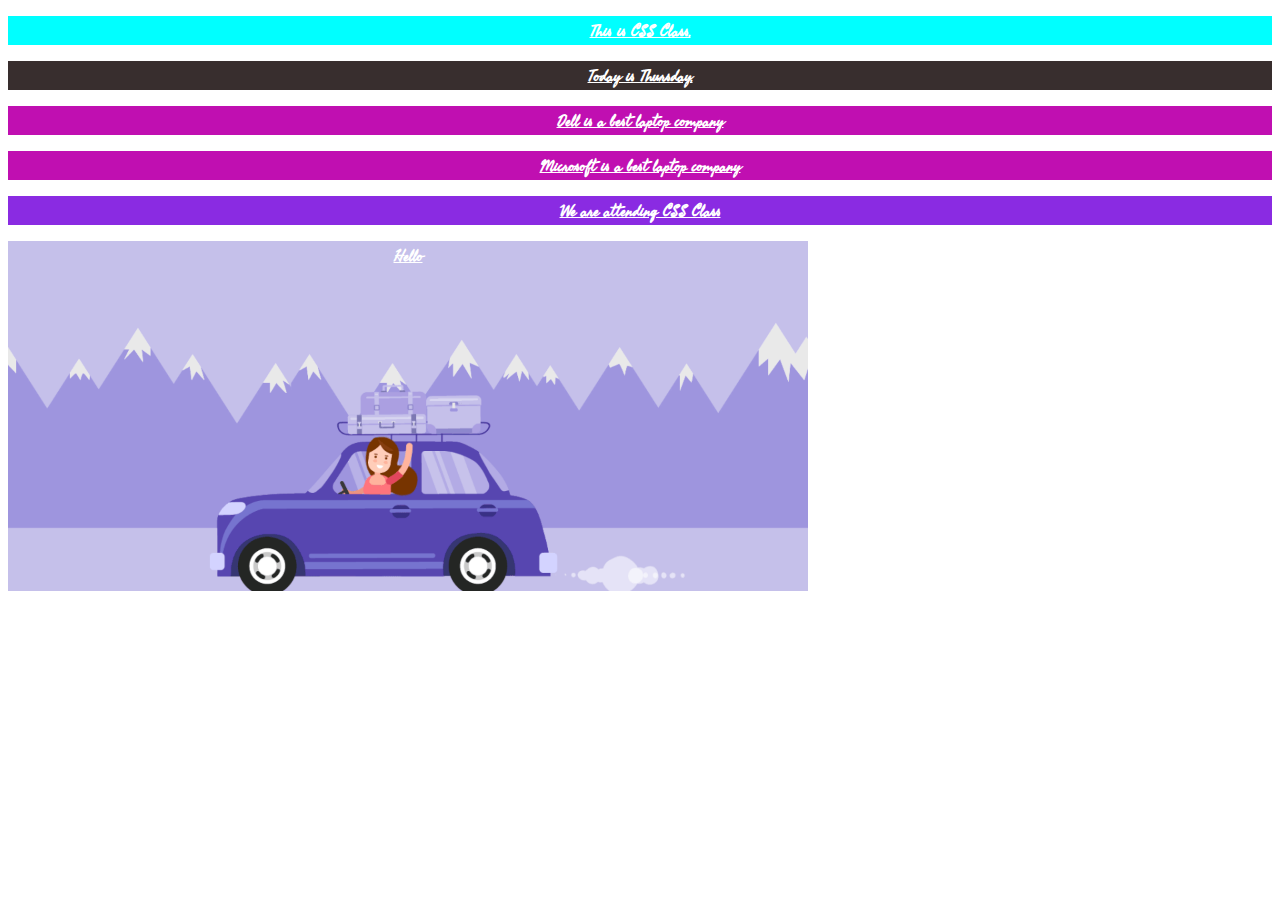
<file: Class Work/CSS Class/index.html>
<!DOCTYPE html>
<html lang="en">
<head>
    <link rel="preconnect" href="https://fonts.googleapis.com">
<link rel="preconnect" href="https://fonts.gstatic.com" crossorigin>
<link href="https://fonts.googleapis.com/css2?family=Fasthand&display=swap" rel="stylesheet">

    <meta charset="UTF-8">
    <meta http-equiv="X-UA-Compatible" content="IE=edge">
    <meta name="viewport" content="width=device-width>, initial-scale=1.0">
    <title>Document</title>
    <link rel="stylesheet" href="style.css">
    <style>
        #ab3 {
            background-image: url("abcd.gif");
            height: 350px; width: 800px;
            background-repeat: no-repeat;
            background-size: 100%;

        }
        p {
            font-family: 'Fasthand', cursive;
            font-weight: bolder;
            color: white;
            text-align: center;
            text-decoration:underline;
        }
    </style>
</head>
<body>
    <p id="ab1" style="background-color:aqua;">This is CSS Class.</p>
    <p id="ab2">Today is Thursday.</p>
    <p class="cd1">Dell is a best laptop company</p>
    <p class="cd1">Microsoft is a best laptop company</p>
    <p style="background-color:blueviolet;">We are attending CSS Class</p>
    <div id="ab3">
        <p>Hello</p>
    </div>
</body>
</html>
</file>
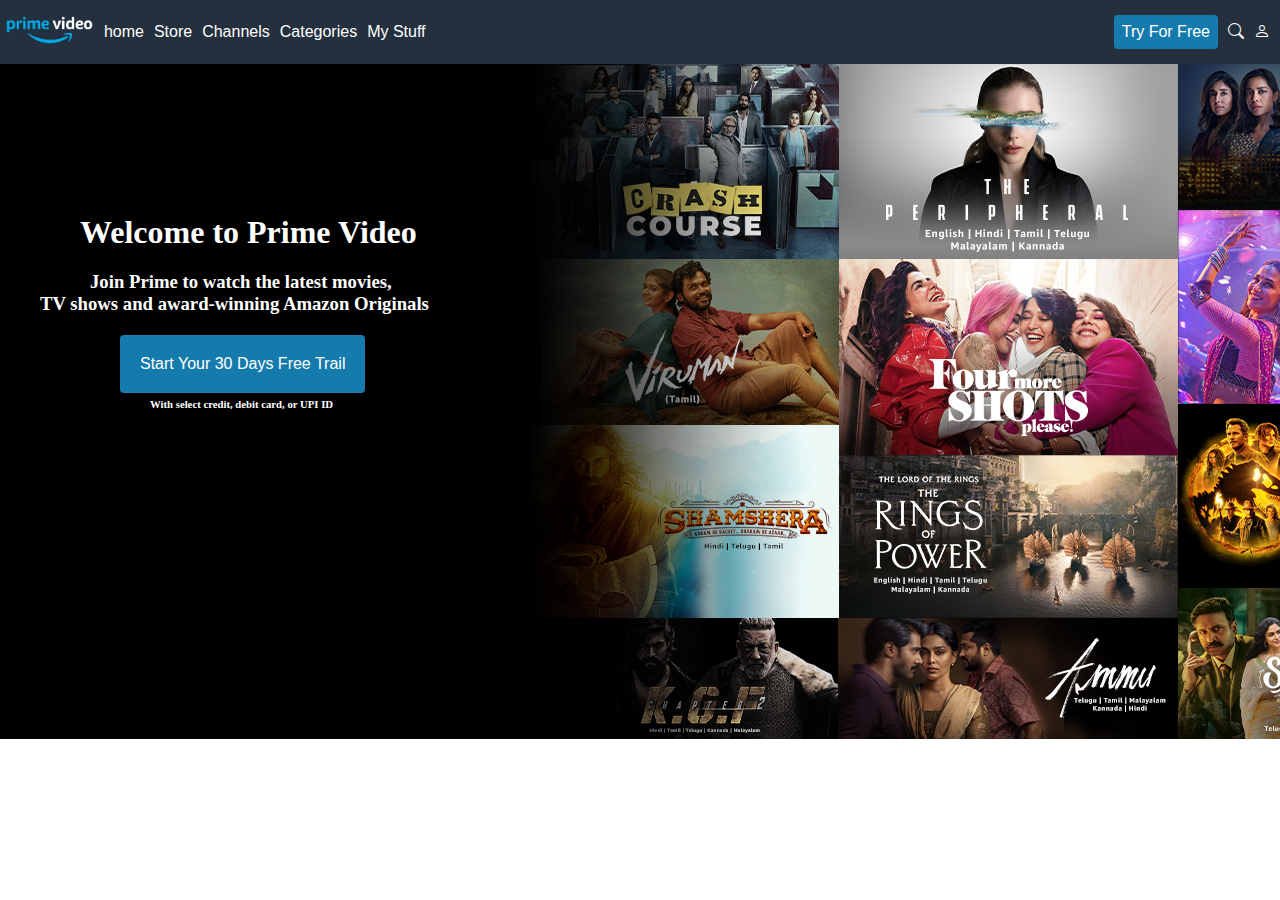
<file: Class Work/prime/index.html>
<!DOCTYPE html>
<html lang="en">
<head>
    <meta charset="UTF-8">
    <meta http-equiv="X-UA-Compatible" content="IE=edge">
    <meta name="viewport" content="width=device-width, initial-scale=1.0">
    <title>Document</title>
    <link rel="stylesheet" href="https://cdn.jsdelivr.net/npm/bootstrap-icons@1.3.0/font/bootstrap-icons.css">
    <style>
        *{margin: 0px; padding: 0px;}
.container{
    display: flex;
    background-color: #24303E;
    align-items: center;
    justify-content: flex-start;
    flex-wrap: wrap;
}
.container2{
    display: flex;
    flex-direction: column;
    align-items: flex-start;
    

}
.menu{
    color: #ffffff;
    font-family: arial;
    font-size: 16px;
    margin: 5px;
}
.button{
    font-family: arial;
    border-radius: 4px;
    font-size: 16px;
    color: #ffffff;
    padding: 8px;
    background-color: #157BAC;
    margin-left: auto;
}
.button2{
    margin-top: 20px;
    margin-left: 120px;
    font-family: arial;
    border-radius: 4px;
    font-size: 16px;
    color: #ffffff;
    padding: 20px;
    background-color: #157BAC;
    
}
    </style>
</head>
<body>
    <div class="container">
<div style="margin: 5px;"><img src="prime.png" height="50px"></div>
<div class="menu">home</div>
<div class="menu">Store</div>
<div style="justify-self: flex-end;" class="menu">Channels</div>
<div class="menu">Categories</div>
<div class="menu">My Stuff</div>
<div class="button">Try For Free</div>
<div style="color: #ffffff; margin: 10px;"><i class="bi-search"></i></div>
<div style="color: #ffffff; margin-right: 10px;"><i class="bi-person"></i></div>
    </div>
    <div class="container2" style="background-image: url('./MLP.jpg'); height: 800px; background-repeat: no-repeat;">
    <div style="color: #ffffff; margin-top: 150px; margin-left: 80px;"><h1>Welcome to Prime Video</h1></div>
    <div style="color: #ffffff; margin-top: 20px; margin-left: 90px;"><h3>Join Prime to watch the latest movies,</h3></div>
    <div style="color: #ffffff; margin-top: 0px; margin-left: 40px;"><h3>TV shows and award-winning Amazon Originals</h3></div>
    <div class="button2">Start Your 30 Days Free Trail</div>
    <div style="color: #ffffff; margin-left: 150px; margin-top: 5px;"><h6>With select credit, debit card, or UPI ID</h6></div>
    
    </div>
</body>
</html>
</file>
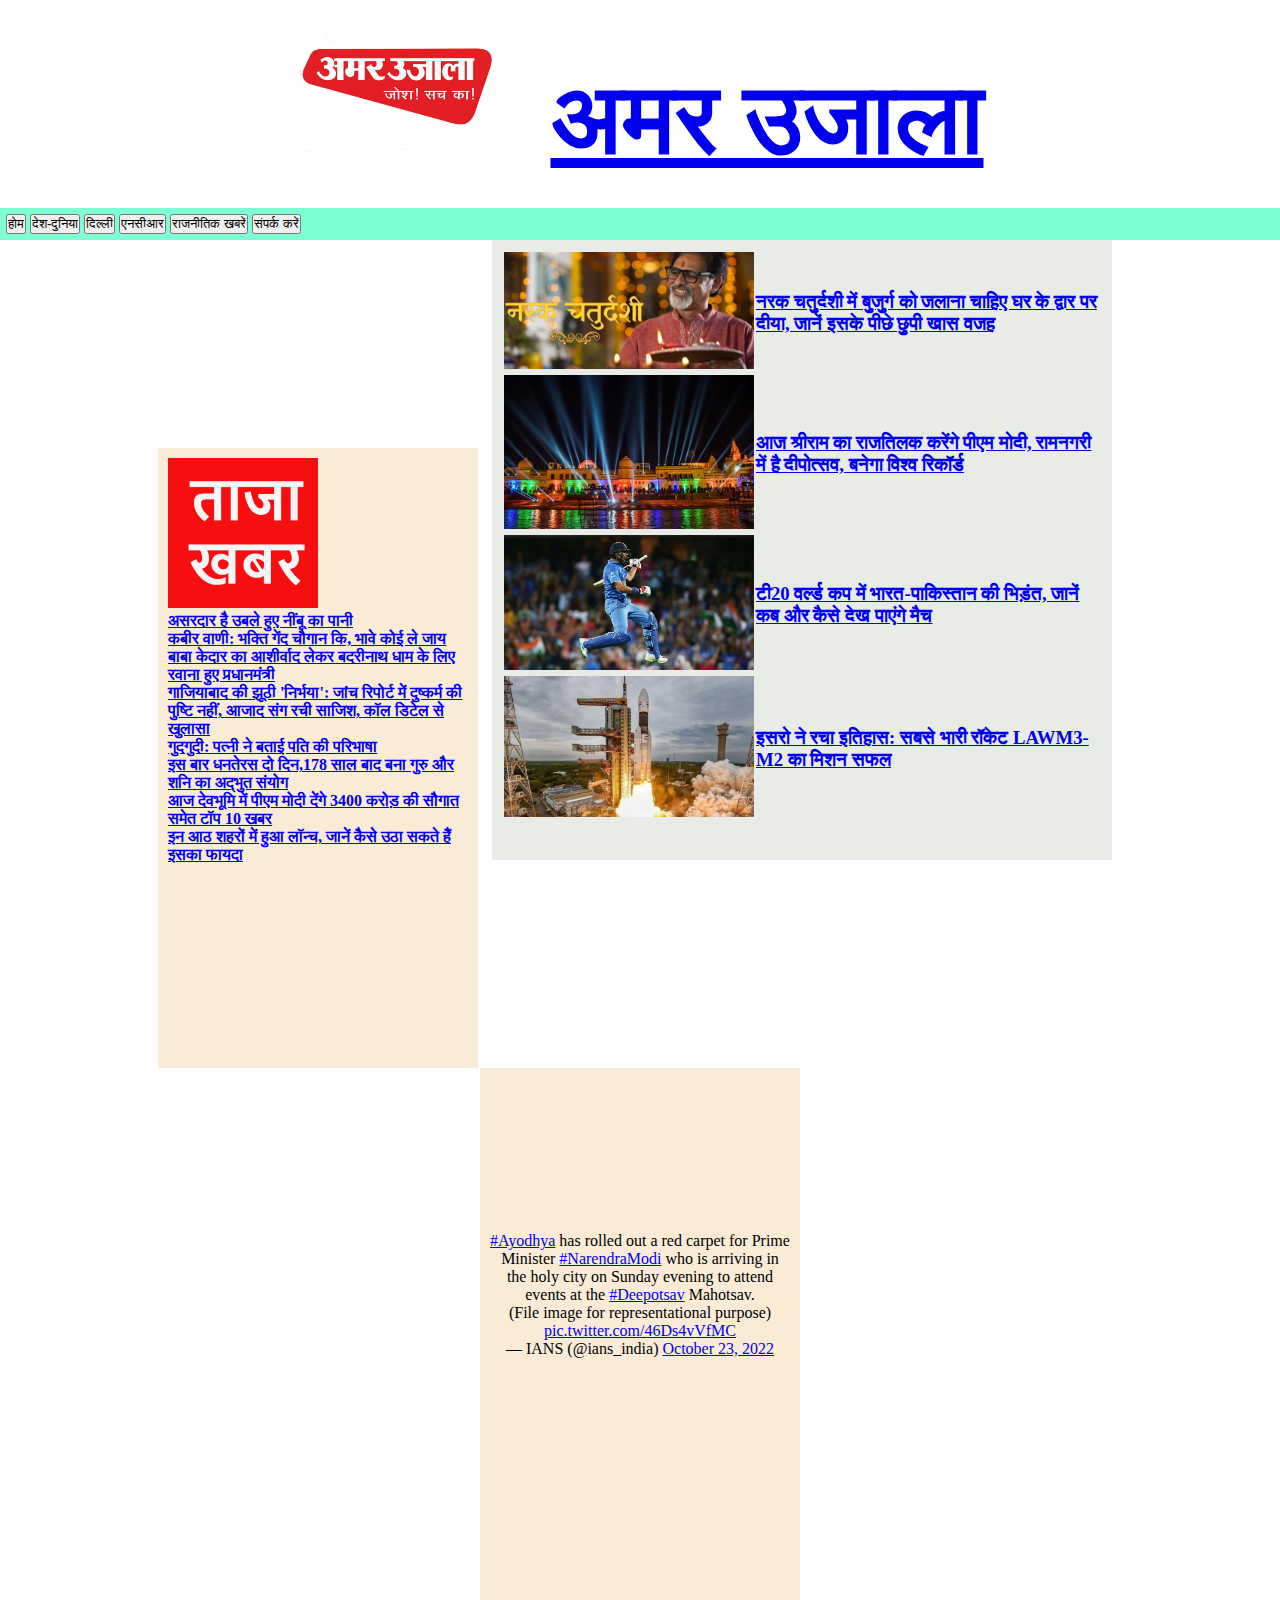
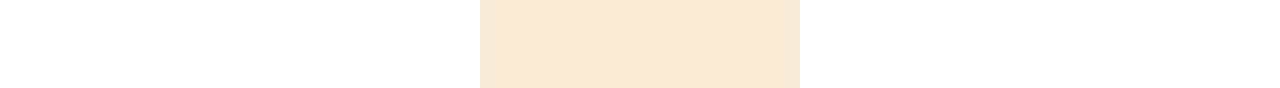
<file: Karunesh/News Website/index.html>
<!DOCTYPE html>
<html lang="en">
<head>
    <meta charset="UTF-8">
    <meta http-equiv="X-UA-Compatible" content="IE=edge">
    <meta name="viewport" content="width=device-width, initial-scale=1.0">
    <title>अमर उजाला</title>
    <link rel="stylesheet" href="style.css">
</head>
<body>
    <div style="text-align: center;">
    <div id="logo"><a href="index.html"><img src="logo.webp" width="200px"></a></div>
    <div id="heading" style="font-size:100px;"><b><a href="index.html">अमर उजाला</a></b></div><br>
    <div id="menu" style="margin-top:10px;">
        <a href="index.html"><input type="submit" value="होम"></a>
        <input type="submit" value="देश-दुनिया">
        <input type="submit" value="दिल्ली">
        <input type="submit" value="एनसीआर">
        <input type="submit" value="राजनीतिक खबरें">
        <input type="submit" value="संपर्क करें">
    </div><br>
    <div id="left">
        <img src="tajakhabar.png" width="150px"><br>
        <h4>
            <a href="https://www.amarujala.com/podcast/lifestyle/fitness/sehat-ki-bat/is-boiled-lemon-water-effective?src=latestnews" target="_blank">असरदार है उबले हुए नींबू का पानी</a><p>
            <a href="https://www.amarujala.com/podcast/specials/kabir-vani/kabir-vani-bhakti-gend-chaugaan-ki-bhawe-koi-le-jaye?src=latestnews" target="_blank">कबीर वाणी: भक्ति गेंद चौगान कि, भावे कोई ले जाय</a><p>
            <a href="https://www.amarujala.com/live/dehradun/pm-modi-kedarnath-badrinath-visit-live-lay-foundation-for-ropeway-projects-in-uttarakhand?src=tlh&position=2" target="_blank">बाबा केदार का आशीर्वाद लेकर बदरीनाथ धाम के लिए रवाना हुए प्रधानमंत्री</a> <p>
            <a href="https://www.amarujala.com/photo-gallery/delhi-ncr/no-confirmation-of-rape-of-woman-in-group-misdeed-case-of-a-woman-in-nandgram-ghaziabad?src=tlh&position=3" target="_blank">गाजियाबाद की झूठी 'निर्भया': जांच रिपोर्ट में दुष्कर्म की पुष्टि नहीं, आजाद संग रची साजिश, कॉल डिटेल से खुलासा</a> <p>
            <a href="https://www.amarujala.com/podcast/specials/gudgudi/gudgudi-wife-told-the-definition-of-husband?src=latestnews" target="_blank">गुदगुदी: पत्नी ने बताई पति की परिभाषा</a> <p>
            <a href="https://www.amarujala.com/spirituality/festivals/dhanteras-date-22-and-23-october-coincidence-of-shani-and-guru-after-178-years?src=tlh&position=5" target="_blank">इस बार धनतेरस दो दिन,178 साल बाद बना गुरु और शनि का अद्भुत संयोग</a> <p>
            <a href="https://www.amarujala.com/video/india-news/special-news-today-in-devbhoomi-pm-modi-will-give-top-10-news-including-a-gift-of-3400-crores" target="_blank">आज देवभूमि में पीएम मोदी देंगे 3400 करोड़ की सौगात समेत टॉप 10 खबर</a> <p>
            <a href="https://www.amarujala.com/technology/tech-diary/airtel-5g-plus-launched-in-delhi-mumbai-chennai-bengaluru-hyderabad-siliguri-nagpur-varanasi-know-5g-plans" target="_blank">इन आठ शहरों में हुआ लॉन्च, जानें कैसे उठा सकते हैं इसका फायदा</a> <p>
        </h4>
    </div>
    <div id="center">
        <table>
            <tr>
                <td><img src="narak.png" width="250px"></td>
                <td><a href="https://www.amarujala.com/photo-gallery/lifestyle/chhoti-diwali-2022-why-elders-should-light-diyas-on-narak-chaturdashi-know-its-importance-and-story" target="_blank"><h3>नरक चतुर्दशी में बुजुर्ग को जलाना चाहिए घर के द्वार पर दीया, जानें इसके पीछे छुपी खास वजह</h3></a></td>
            </tr>
            <tr>
                <td><img src="diwali.webp" width="250px"></td>
                <td><a href="https://www.amarujala.com/lucknow/up-news-pm-modi-will-do-the-coronation-of-shri-ram-today?src=tlh&position=1" target="_blank"><h3>आज श्रीराम का राजतिलक करेंगे पीएम मोदी, रामनगरी में है दीपोत्सव, बनेगा विश्व रिकॉर्ड</h3></a></td>
            </tr>
            <tr>
                <td><img src="cricket.webp" width="250px"></td>
                <td><a href="https://www.amarujala.com/cricket/cricket-news/ind-vs-pak-live-streaming-telecast-channel-when-where-how-to-watch-india-vs-pakistan-t20-world-cup-match?src=story-related-auto" target="_blank"><h3>टी20 वर्ल्ड कप में भारत-पाकिस्तान की भिड़ंत, जानें कब और कैसे देख पाएंगे मैच</h3></a></td>
            </tr>
            <tr>
                <td><img src="rocket.webp" width="250px"></td>
                <td><a href="https://www.amarujala.com/india-news/indian-new-space-high-heaviest-rocket-with-36-satellites-on-board-lifts-off?src=tlh&position=3" target="_blank"><h3>इसरो ने रचा इतिहास: सबसे भारी रॉकेट LAWM3-M2 का मिशन सफल</h3></a></td>
            </tr>
        </table>
    </div>
    <div id="right">
        <iframe width="300" src="https://www.youtube.com/embed/nyd-xznCpJc" title="YouTube video player" frameborder="0" allow="accelerometer; autoplay; clipboard-write; encrypted-media; gyroscope; picture-in-picture" allowfullscreen></iframe><p>
           </p>
           <blockquote class="twitter-tweet"><p lang="en" dir="ltr"><a href="https://twitter.com/hashtag/Ayodhya?src=hash&amp;ref_src=twsrc%5Etfw">#Ayodhya</a> has rolled out a red carpet for Prime Minister <a href="https://twitter.com/hashtag/NarendraModi?src=hash&amp;ref_src=twsrc%5Etfw">#NarendraModi</a> who is arriving in the holy city on Sunday evening to attend events at the <a href="https://twitter.com/hashtag/Deepotsav?src=hash&amp;ref_src=twsrc%5Etfw">#Deepotsav</a> Mahotsav.<br>(File image for representational purpose) <a href="https://t.co/46Ds4vVfMC">pic.twitter.com/46Ds4vVfMC</a></p>&mdash; IANS (@ians_india) <a href="https://twitter.com/ians_india/status/1583981150808461312?ref_src=twsrc%5Etfw">October 23, 2022</a></blockquote> <script async src="https://platform.twitter.com/widgets.js" charset="utf-8"></script>
    </div>
    </div>
</body>
</html>
</file>
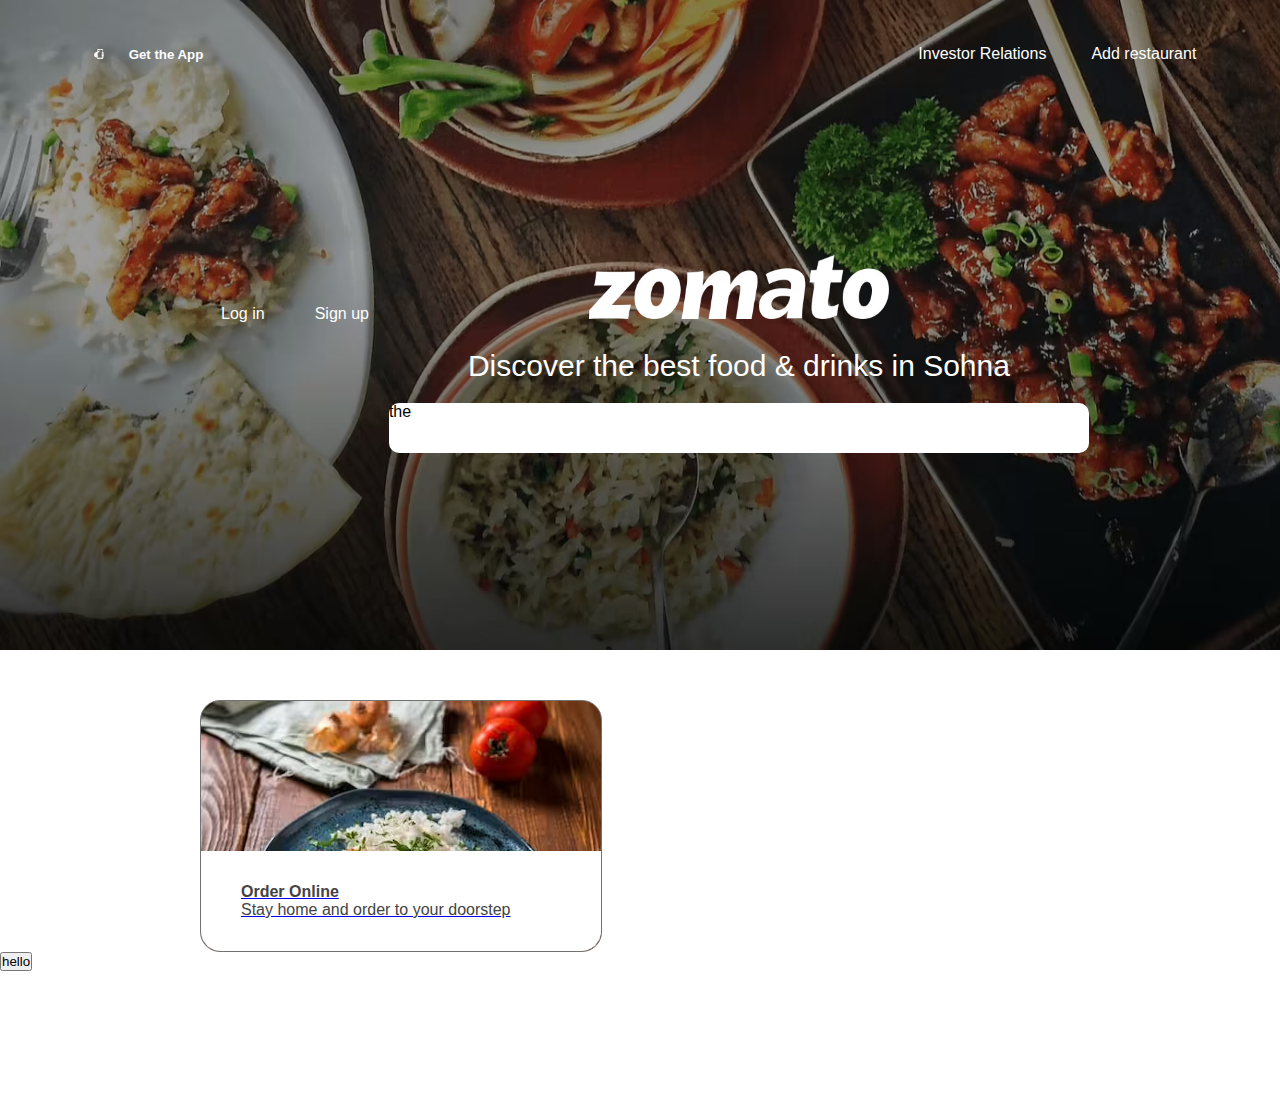
<file: Karunesh/Zomato/index.html>
<!DOCTYPE html>
<html lang="en">
<head>
    <meta charset="UTF-8">
    <meta http-equiv="X-UA-Compatible" content="IE=edge">
    <meta name="viewport" content="width=device-width, initial-scale=1.0">
    <link rel="stylesheet" href="https://cdn.jsdelivr.net/npm/bootstrap-icons@1.3.0/font/bootstrap-icons.css">
    <title>Zomato</title>
    <style>
        @media (max-width: 800px){ 
            div{background-color: rgb(250, 250, 250);}
        }
        @media (max-width: 400px){ 
            div{background-color: rgb(245, 243, 243);}
        }
        
        *{margin:0;
        padding: 0;}
        .container{
            display: flex;
            justify-content:center;
            align-items:baseline;
            flex-wrap: wrap;
            padding: 25px;
            
        }
        .container2{
            display: flex;
            flex-direction: column;
            font-family: arial;
            align-items: center;
            justify-content: center;
            
        }
        .menu{
            font-family: arial;
            color: white;
            margin: 20px;
            margin-left: 30px;
                   

        }
        .menu1{
            font-family: arial;
            color: white;
            margin: 15px;
            margin-left: 5px;
            
                   

        }
        .menu2{
            font-family: arial;
            color: white;
            margin: 15px;
            margin-left: 700px;
        }
        .logo-text{
            font-family:'Lucida Sans', 'Lucida Sans Regular', 'Lucida Grande', 'Lucida Sans Unicode', Geneva, Verdana, sans-serif;
            font-size: 30px;
            color:white;
            margin-top: 30px;
        }
        .order{
            display: flex;
            align-items: center;
        }
        .order-text{
            font-family: arial;
            margin-left: 40px;
            color: rgb(68, 67, 67);
            
        }
        button:hover{
            color:white;
            background-color: red;
            cursor: pointer;
            width: 40px;
            height: 20px;
        }
        div:hover #box1{
            width:420px
        }
        
    </style>
</head>
<body>
    <div class="container" style="background:url('./Top Image.avif'); background-size: cover; height: 600px; background-repeat: no-repeat;">
        <div class="menu"><svg xmlns="http://www.w3.org/2000/svg" fill="#FFFFFF" width="10" height="10" viewBox="0 0 20 20" aria-labelledby="icon-svg-title- icon-svg-desc-" role="img" class="sc-rbbb40-0 gvsUip"><title>download-app</title><path d="M18.5793 9.18939H16.5865H16.3199C15.7307 9.18939 15.2529 9.6672 15.2529 10.2583V10.3742C15.2529 10.9659 15.7307 11.444 16.3207 11.444H18.3156H18.5793C19.1696 11.444 19.6488 10.9639 19.6488 10.3742L19.6477 10.2569C19.6488 9.6672 19.1696 9.18939 18.5793 9.18939Z"></path><path d="M18.5804 6.52262H18.1097V1.35122C18.1097 0.607964 17.5017 0 16.7582 0H7.84167C7.09841 0 6.49045 0.608249 6.49045 1.35122V5.06151C4.69196 6.07821 2.83696 7.14029 2.83296 7.14286C1.82597 7.5573 0.350586 8.89453 0.350586 12.0522C0.350586 12.3342 0.369139 12.5945 0.395113 12.846C0.40339 12.9197 0.412524 12.9904 0.422514 13.0615C0.448488 13.2462 0.481027 13.4229 0.519845 13.5907C0.533831 13.6506 0.544678 13.7131 0.559805 13.7705C0.612039 13.9646 0.67255 14.1467 0.740482 14.32C0.774733 14.4059 0.811839 14.4841 0.84923 14.5646C0.88919 14.6494 0.929436 14.7327 0.972535 14.8106C1.02249 14.9045 1.07244 14.995 1.12724 15.0809C1.14037 15.1009 1.15464 15.1192 1.16805 15.1394C2.46847 17.1052 4.8675 17.114 4.8675 17.114H6.49045V18.6494C6.49045 19.3918 7.09841 19.9997 7.84167 19.9997H16.7579C17.5014 19.9997 18.1094 19.3915 18.1094 18.6494V16.7767H18.3155V16.7755H18.5784C19.1695 16.7755 19.6487 16.2974 19.6476 15.7063L19.6487 15.5898C19.6476 14.9996 19.1695 14.5229 18.5792 14.5229H18.3155H16.5861H16.3195C15.7292 14.5229 15.2525 15.0007 15.2525 15.5907V15.7091C15.2525 16.2977 15.7304 16.7775 16.3203 16.7775H17.1692V17.5008H7.43036V7.79877C7.91959 7.48851 8.37256 7.18995 8.63088 6.98987C9.93957 5.97774 11.1818 5.17169 11.3499 4.4407C11.5688 3.49222 10.8407 2.69302 9.57765 3.34922C9.17976 3.55587 8.36315 4.00885 7.43036 4.53261V2.14129L17.1692 2.14271V6.52205H16.5861V6.52319H16.3209C15.7304 6.52319 15.2511 7.001 15.2511 7.59269V7.70858C15.2511 8.29999 15.7303 8.77665 16.3195 8.77665H16.5846H18.3141H18.5798C19.1695 8.77665 19.6476 8.29884 19.6476 7.70858V7.58955C19.6487 7.00186 19.1709 6.52262 18.5804 6.52262ZM12.2986 17.9752C12.6731 17.9752 12.9751 18.2774 12.9751 18.6511C12.9751 19.0255 12.6728 19.3267 12.2986 19.3267C11.9256 19.3267 11.6242 19.0247 11.6242 18.6511C11.6247 18.2786 11.927 17.9752 12.2986 17.9752ZM13.7266 1.30098H10.8735C10.7839 1.30098 10.7097 1.2282 10.7097 1.13829C10.7097 1.04695 10.7839 0.974169 10.8735 0.974169H13.7266C13.8163 0.974169 13.8893 1.04667 13.8893 1.13829C13.8893 1.22792 13.8163 1.30098 13.7266 1.30098Z"></path><path d="M18.5788 11.8561H18.3151H16.3193C15.7302 11.8561 15.251 12.3353 15.251 12.9253V13.0423C15.251 13.6329 15.7291 14.1107 16.3193 14.1107H16.5845H18.3139H18.5782C19.1693 14.1107 19.646 13.6329 19.6474 13.0423V12.9253C19.6472 12.3353 19.1705 11.8561 18.5788 11.8561Z"></path></svg></div>
        <div class="menu1"><h5>Get the App</h5></div>
        <div class="menu2">Investor Relations</div>
        <div class="menu">Add restaurant</div>
        <div class="menu">Log in</div>
        <div class="menu">Sign up</div>

        <div class="container2" width="200px"><img src="Zomatologo.avif" width="300px"><div class="logo-text">Discover the best food & drinks in Sohna</div>
        <div style="background:white; width:700px; height:50px; border-radius: 10px; margin-top:20px;">
            <div>the</div>
        </div>
    </div>
    </div>
    <div>
        <a href="https://www.zomato.com/sohna/restaurants?order-online=1&delivery_subzone=41138" target="_blank" alt="click here">

            <div style="background:url('./orderonline.avif'); border: 1px solid rgb(116, 113, 113); width: 400px; height: 250px; border-radius: 20px 20px 20px 20px; margin-top: 50px; margin-left: 200px;" id="box1">
                <div style="width:400px; height:250px; border-radius: 20px 20px 20px 20px;">
                    <div class="order" style="background-color:white; width: 400px; height:100px; border-radius: 0px 0px 20px 20px; margin-top:150px;">
                        <div class="order-text"><h4>Order Online</h4><p>Stay home and order to your doorstep</p></div>
                    </div>
            </div>
        </a>
           
            
        </div>
        <button>hello</button>
    </div>
</body>
</html>
</file>
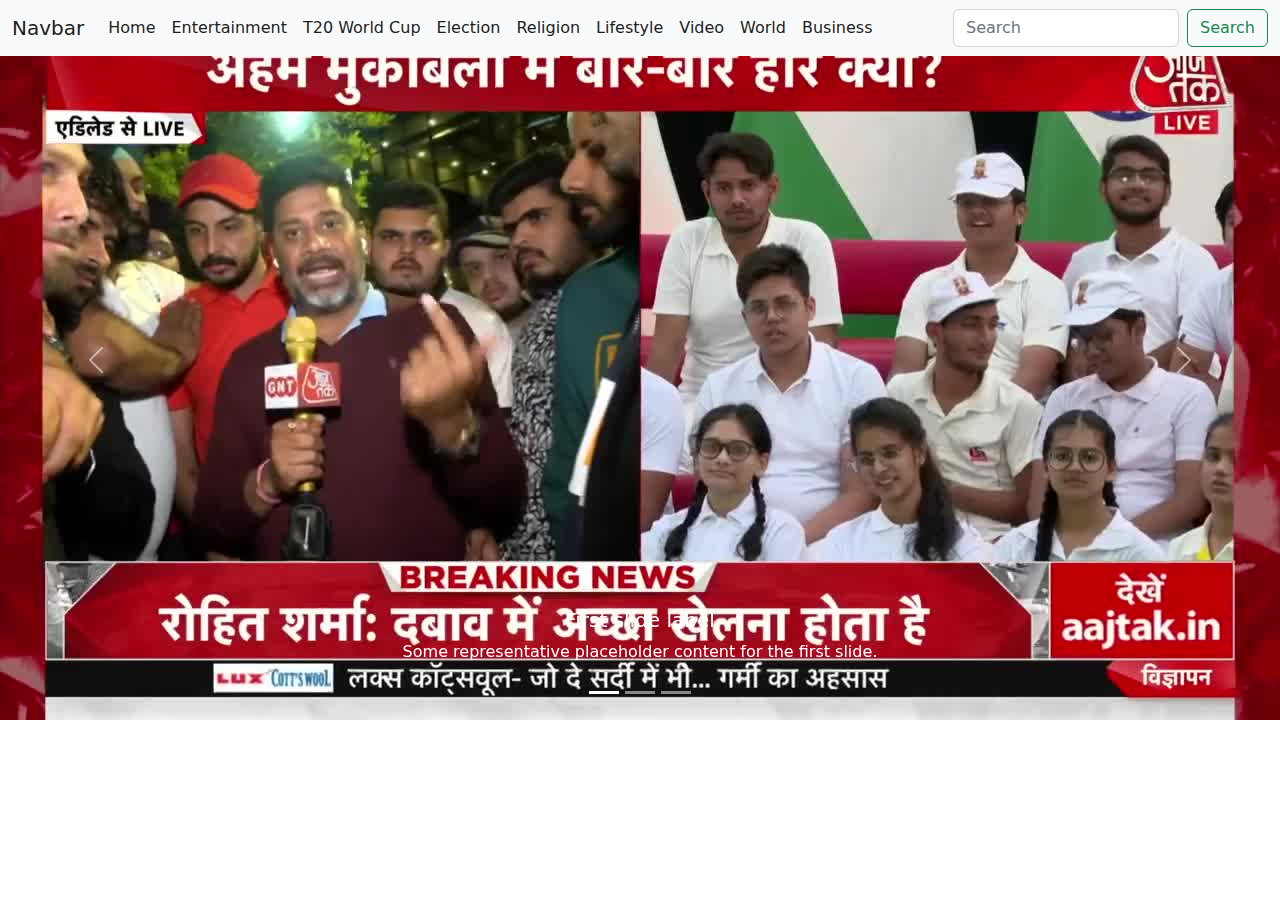
<file: Sunil/boot/index.html>
<!DOCTYPE html>
<html lang="en">
<head>
    <meta charset="UTF-8">
    <meta http-equiv="X-UA-Compatible" content="IE=edge">
    <meta name="viewport" content="width=device-width, initial-scale=1.0">
    <title>BootStrap Website</title>
    <link rel="stylesheet" href="style.css">
    <script src="bootstrap.js"></script>
</head>
<body>
  <!-- Menu Start -->
    <nav class="navbar navbar-expand-lg bg-light  fixed-top">
        <div class="container-fluid">
          <a class="navbar-brand" href="#">Navbar</a>
          <button class="navbar-toggler" type="button" data-bs-toggle="collapse" data-bs-target="#navbarSupportedContent" aria-controls="navbarSupportedContent" aria-expanded="false" aria-label="Toggle navigation">
            <span class="navbar-toggler-icon"></span>
          </button>
          <div class="collapse navbar-collapse" id="navbarSupportedContent">
            <ul class="navbar-nav me-auto mb-2 mb-lg-0">
              <li class="nav-item">
                <a class="nav-link active" aria-current="page" href="#">Home</a>
              </li>
              <li class="nav-item">
                <a class="nav-link active" aria-current="page" href="#">Entertainment</a>
              </li>
              <li class="nav-item">
                <a class="nav-link active" aria-current="page" href="#">T20 World Cup</a>
              </li>
              <li class="nav-item">
                <a class="nav-link active" aria-current="page" href="#">Election</a>
              </li>
              <li class="nav-item">
                <a class="nav-link active" aria-current="page" href="#">Religion</a>
              </li>
              <li class="nav-item">
                <a class="nav-link active" aria-current="page" href="#">Lifestyle</a>
              </li>
              <li class="nav-item">
                <a class="nav-link active" aria-current="page" href="#">Video</a>
              </li>
              <li class="nav-item">
                <a class="nav-link active" aria-current="page" href="#">World</a>
              </li>
              <li class="nav-item">
                <a class="nav-link active" aria-current="page" href="#">Business</a>
              </li>
            </ul>
            <form class="d-flex" role="search">
              <input class="form-control me-2" type="search" placeholder="Search" aria-label="Search">
              <button class="btn btn-outline-success" type="submit">Search</button>
            </form>
          </div>
        </div>
      </nav>
      <!-- Menu End -->

<!-- Carousel Start -->
<div id="carouselExampleCaptions" class="carousel slide" data-bs-ride="false">
  <div class="carousel-indicators">
    <button type="button" data-bs-target="#carouselExampleCaptions" data-bs-slide-to="0" class="active" aria-current="true" aria-label="Slide 1"></button>
    <button type="button" data-bs-target="#carouselExampleCaptions" data-bs-slide-to="1" aria-label="Slide 2"></button>
    <button type="button" data-bs-target="#carouselExampleCaptions" data-bs-slide-to="2" aria-label="Slide 3"></button>
  </div>
  <div class="carousel-inner">
    <div class="carousel-item active">
      <img src="news.jpg" class="d-block w-100" alt="...">
      <div class="carousel-caption d-none d-md-block">
        <h5>First slide label</h5>
        <p>Some representative placeholder content for the first slide.</p>
      </div>
    </div>
    <div class="carousel-item">
      <img src="news2.png" class="d-block w-100" alt="...">
      <div class="carousel-caption d-none d-md-block">
        <h5>Second slide label</h5>
        <p>Some representative placeholder content for the second slide.</p>
      </div>
    </div>
    <div class="carousel-item">
      <img src="news3.jpg" class="d-block w-100" alt="...">
      <div class="carousel-caption d-none d-md-block">
        <h5>Third slide label</h5>
        <p>Some representative placeholder content for the third slide.</p>
      </div>
    </div>
  </div>
  <button class="carousel-control-prev" type="button" data-bs-target="#carouselExampleCaptions" data-bs-slide="prev">
    <span class="carousel-control-prev-icon" aria-hidden="true"></span>
    <span class="visually-hidden">Previous</span>
  </button>
  <button class="carousel-control-next" type="button" data-bs-target="#carouselExampleCaptions" data-bs-slide="next">
    <span class="carousel-control-next-icon" aria-hidden="true"></span>
    <span class="visually-hidden">Next</span>
  </button>
</div>
<!-- Carousel End -->



</body>
</html>
</file>
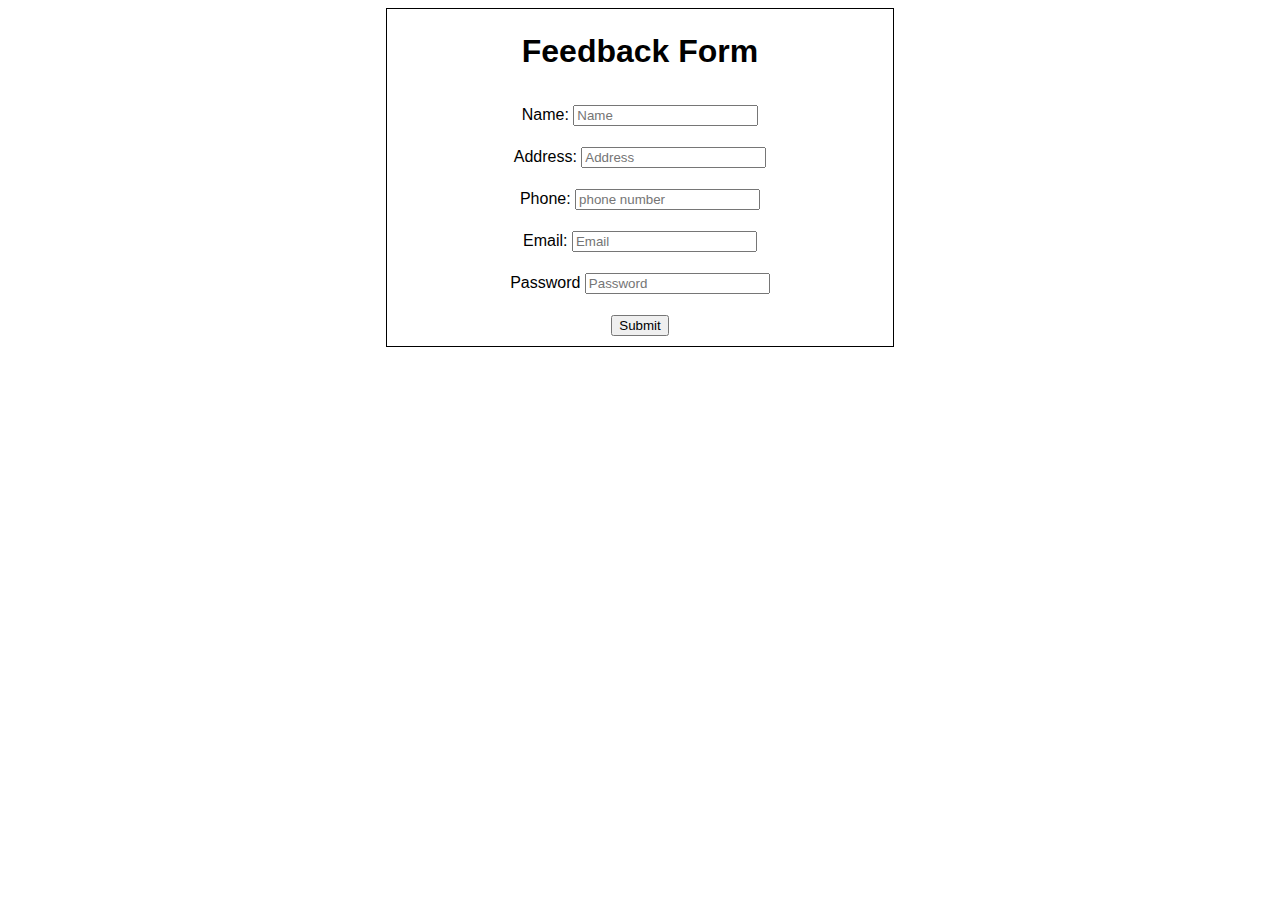
<file: Sunil/HTML-Form/index.html>
<!DOCTYPE html>
<html lang="en">
<head>
    <meta charset="UTF-8">
    <meta http-equiv="X-UA-Compatible" content="IE=edge">
    <meta name="viewport" content="width=device-width, initial-scale=1.0">
    <title>Feedback Form</title>
</head>
<body>
    <div style="width: 40%; margin: 0 auto; border: 1px #000000 solid;">
<form action="https://docs.google.com/forms/u/1/d/e/1FAIpQLSeuTJ5vnnwg4N8bvbYswgaZCgHyNmgQoxNXYPm6zZNloCaD0Q/formResponse" style="font-family: arial; font-size: 16px; text-align: center; line-height: 42px;">
    <h1>Feedback Form</h1>
   Name: <input type="text" placeholder="Name" name="entry.588152589"> <br>
   Address: <input type="text" placeholder="Address" name="entry.1625107805"><br>
   Phone: <input type="number" placeholder="phone number" name="entry.1203922120"><br>
   Email: <input type="email" placeholder="Email" name="entry.92720924"><br>
   Password <input type="password" placeholder="Password" name="entry.350920456"><br>
   <input type="submit">
</div>
</form>
    
</body>
</html>
</file>
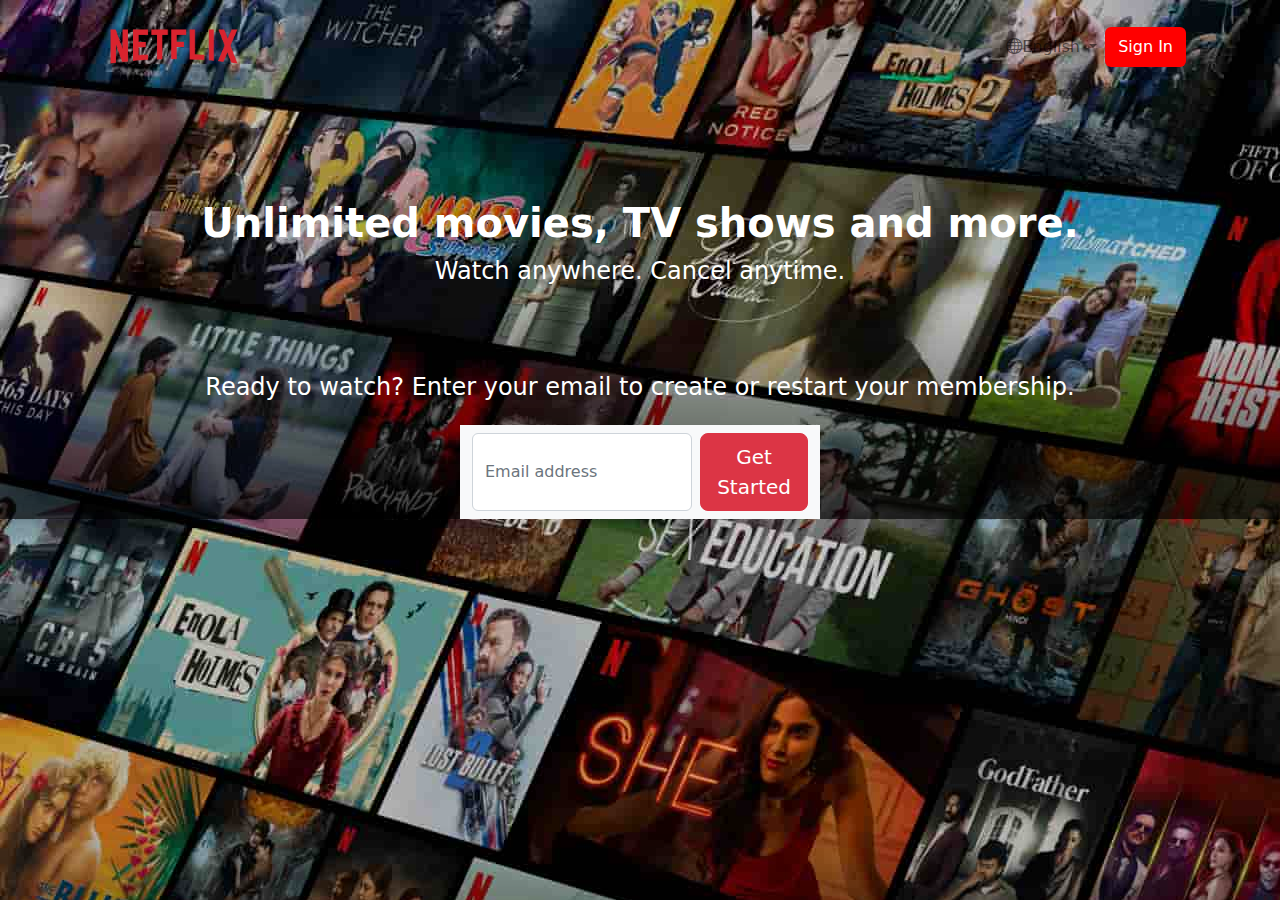
<file: Sunil/netflix/index.html>
<!DOCTYPE html>
<html lang="en">
<head>
    <meta charset="UTF-8">
    <meta http-equiv="X-UA-Compatible" content="IE=edge">
    <meta name="viewport" content="width=device-width, initial-scale=1.0">
    <title>Netflix India - Watch TV Shows</title>
    <link rel="icon" type="image/png" sizes="48x48" href="image.png">
    <link rel="stylesheet" href="https://cdn.jsdelivr.net/npm/bootstrap-icons@1.3.0/font/bootstrap-icons.css">
    <link rel="stylesheet" href="style.css">
    <script src="bootstrap.js"></script>
</head>
<body style="background: linear-gradient(to bottom, rgba(0, 0, 0, 0) 0%, rgba(0, 0, 0, 0) 59%, rgba(0, 0, 0, 0.65) 100%)
, url('back.jpg');">
<div class="container">
    <!-- Navbar start -->
    <nav class="navbar navbar-expand-lg" style="background-color: rgba(0,0,0,0);">
        <div class="container-fluid">
          <a class="navbar-brand" href="#"><img src="logo.png" width="160" alt="" /></a>
          <button class="navbar-toggler" type="button" data-bs-toggle="collapse" data-bs-target="#navbarSupportedContent" aria-controls="navbarSupportedContent" aria-expanded="false" aria-label="Toggle navigation">
            <span class="navbar-toggler-icon"></span>
          </button>
          <div class="collapse navbar-collapse" id="navbarSupportedContent" >
           
            <form class="d-flex" role="search" style="margin-left: auto;">
                <ul class="navbar-nav me-auto mb-2 mb-lg-0">            
             
                    <li class="nav-item dropdown">
                      <a class="nav-link dropdown-toggle" href="#" role="button" data-bs-toggle="dropdown" aria-expanded="false">
                          <i class="bi-globe"></i>English
                      </a>
                      <ul class="dropdown-menu">
                          <li><a class="dropdown-item" href="#">English</a></li>
                        <li><a class="dropdown-item" href="#">हिन्दी</a></li>                  
                        <li><hr class="dropdown-divider"></li>
                        
                      </ul>
                    </li>            
                  </ul>
              <button class="btn" type="submit" style="background-color: red; color:#ffffff;">Sign In</button>
            </form>
          </div>
        </div>
      </nav>
<!-- Navbar end -->

</div>
<div style="display:flex; margin-top: 100px;" class="fs-1 text-white justify-content-center"><b>Unlimited movies, TV shows and more.</b></div>
<div style="display:flex;" class="fs-4 text-white justify-content-center">Watch anywhere. Cancel anytime.</div>
<div style="display:flex; margin-top: 80px;" class="fs-4 text-white justify-content-center">Ready to watch? Enter your email to create or restart your membership.</div>
<div class="container" style="width: 30%; margin-top: 20px;">
    <nav class="navbar bg-light">
        <div class="container-fluid">
          <form class="d-flex" role="search">
            <input class="form-control me-2" type="search" placeholder="Email address" aria-label="Search">
            <button class="btn btn-danger btn-lg" type="submit">Get Started</button>
          </form>
        </div>
      </nav>

</div>
    
</body>
</html>
</file>
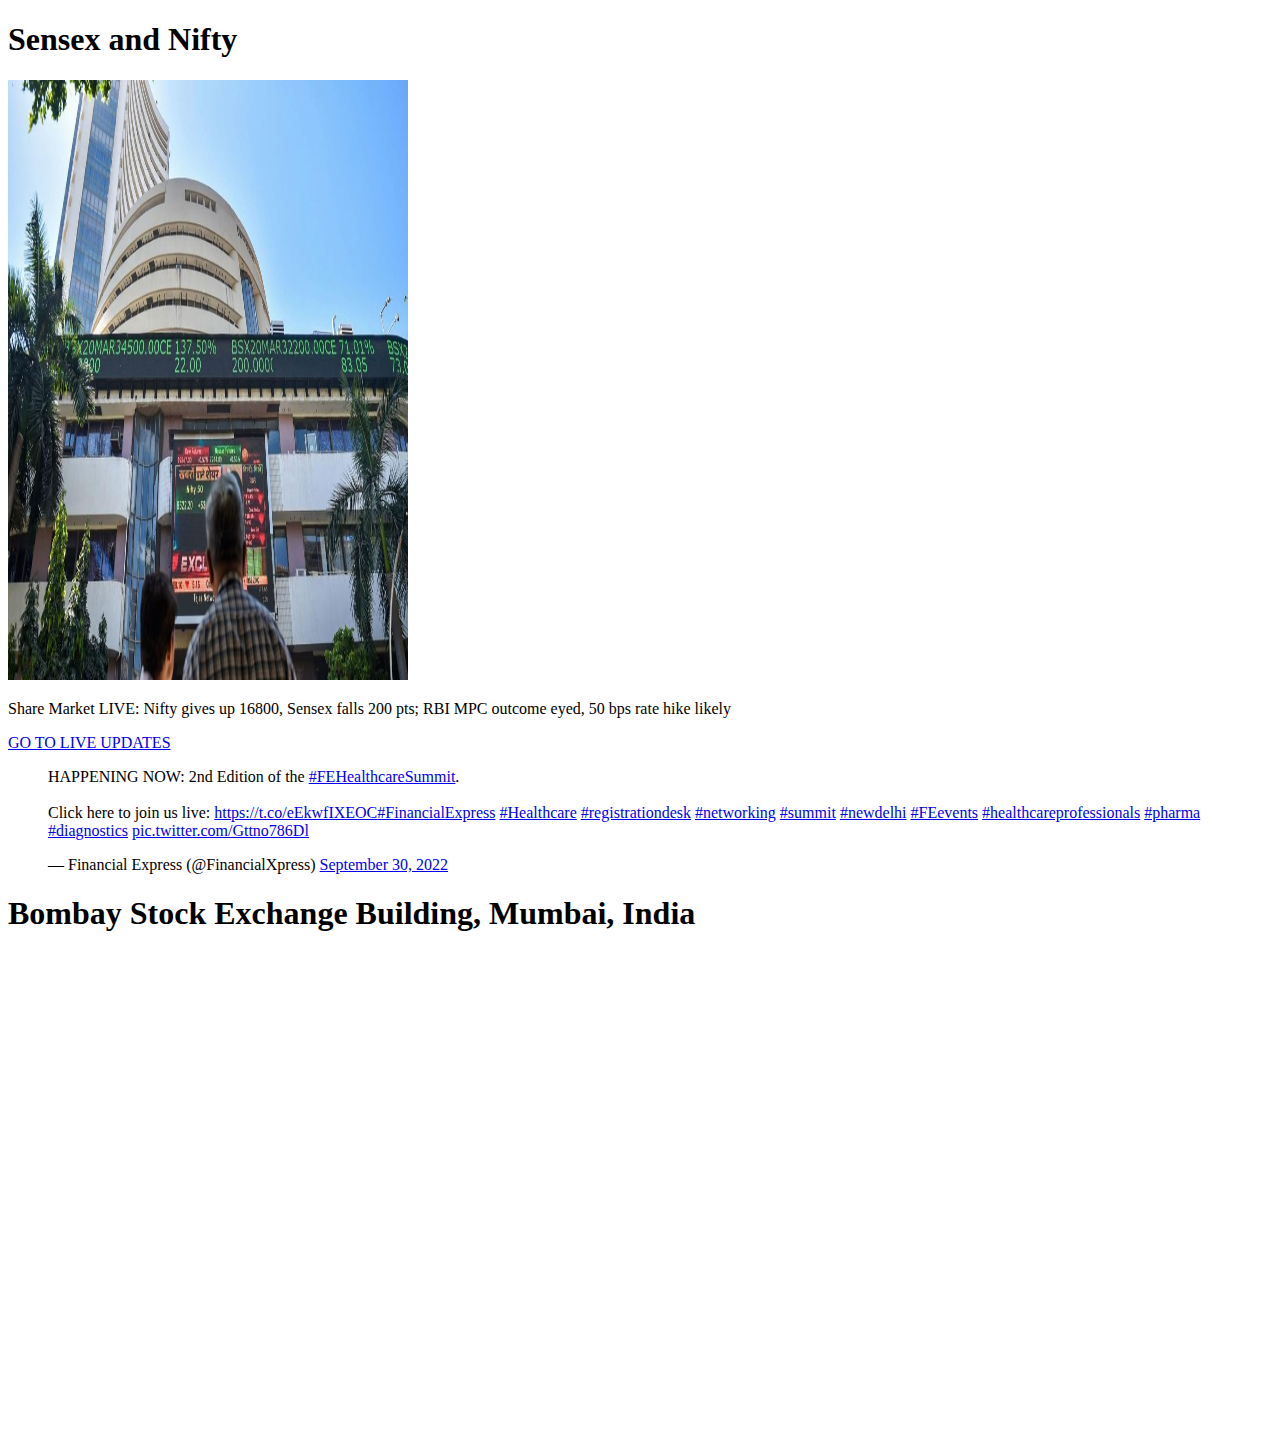
<file: Sunil/stock/index.html>
<!DOCTYPE html>
<html lang="en">
<head>
    <meta charset="UTF-8">
    <meta http-equiv="X-UA-Compatible" content="IE=edge">
    <meta name="viewport" content="width=device-width, initial-scale=1.0">
    <title>SENSEX</title>
</head>
<body>
    <div>
    <h1>Sensex and Nifty</h1>
    <img src="stock.jpg" height="600" width="400">
    <p>Share Market LIVE: Nifty gives up 16800, Sensex falls 200 pts; RBI MPC outcome eyed, 50 bps rate hike likely</p>

    <a href="https://www.financialexpress.com/market/share-market-today-live-updates-sensex-nifty-rupee-vs-dollar-sgx-in-red-rbi-mpc-eyed-50-bps-rate-hike-on-cards-30-september-friday/2695987/#wpcom-liveblog-container" target="_blank">GO TO LIVE UPDATES</a>

    <blockquote class="twitter-tweet"><p lang="en" dir="ltr">HAPPENING NOW: 2nd Edition of the <a href="https://twitter.com/hashtag/FEHealthcareSummit?src=hash&amp;ref_src=twsrc%5Etfw">#FEHealthcareSummit</a>.<br><br>Click here to join us live: <a href="https://t.co/eEkwfIXEOC">https://t.co/eEkwfIXEOC</a><a href="https://twitter.com/hashtag/FinancialExpress?src=hash&amp;ref_src=twsrc%5Etfw">#FinancialExpress</a> <a href="https://twitter.com/hashtag/Healthcare?src=hash&amp;ref_src=twsrc%5Etfw">#Healthcare</a> <a href="https://twitter.com/hashtag/registrationdesk?src=hash&amp;ref_src=twsrc%5Etfw">#registrationdesk</a> <a href="https://twitter.com/hashtag/networking?src=hash&amp;ref_src=twsrc%5Etfw">#networking</a> <a href="https://twitter.com/hashtag/summit?src=hash&amp;ref_src=twsrc%5Etfw">#summit</a> <a href="https://twitter.com/hashtag/newdelhi?src=hash&amp;ref_src=twsrc%5Etfw">#newdelhi</a> <a href="https://twitter.com/hashtag/FEevents?src=hash&amp;ref_src=twsrc%5Etfw">#FEevents</a> <a href="https://twitter.com/hashtag/healthcareprofessionals?src=hash&amp;ref_src=twsrc%5Etfw">#healthcareprofessionals</a> <a href="https://twitter.com/hashtag/pharma?src=hash&amp;ref_src=twsrc%5Etfw">#pharma</a> <a href="https://twitter.com/hashtag/diagnostics?src=hash&amp;ref_src=twsrc%5Etfw">#diagnostics</a> <a href="https://t.co/Gttno786Dl">pic.twitter.com/Gttno786Dl</a></p>&mdash; Financial Express (@FinancialXpress) <a href="https://twitter.com/FinancialXpress/status/1575705981933490176?ref_src=twsrc%5Etfw">September 30, 2022</a></blockquote> <script async src="https://platform.twitter.com/widgets.js" charset="utf-8"></script> 
    
    
    </div>
    <div>
        <h1>Bombay Stock Exchange Building, Mumbai, India</h1>
        <iframe src="https://maps.google.com/maps?q=18.929863, 72.833427&z=15&output=embed" width="560" height="470" frameborder="0" style="border:0"></iframe></div>

</body>
</html>
</file>
<file: Class Work/CSS Class/style.css>
#ab1, #ab2 {
    background-color: hsl(360, 10%, 20%);
}

.cd1 {
    background-color: rgba(192, 15, 177, 1);
}
</file>
<file: Karunesh/News Website/style.css>
*{
    margin: 0;
    padding: 0;
    top: 0;
}
#logo{
    display: inline-block;
    margin-top: 20px;
    border-width: 275px;
    
}
#heading{
    display: inline-block;
    margin-left: 50px;
    margin-bottom: 20px;
    border-width: 1000px;
    
}
#menu{
    width: 1275px; 
    background-color: aquamarine;
    padding: 6px;
    border-width: 1200px;
    display: inline-block;
    text-align: left;
}
#left{
    background-color: antiquewhite;
    width: 300px;
    height: 600px;
    display: inline-block;
    margin-top: 0px;
    padding: 10px;
    text-align: left;
}
#center{
    background-color: rgb(232, 235, 230);
    width: 600px;
    height: 600px;
    display: inline-block;
    margin-top: 0px;
    margin-left: 10px;
    margin-right: 10px;
    padding: 10px;
    text-align: left;
}
#right{
    background-color: antiquewhite;
    width: 300px;
    height: 600px;
    display: inline-block;
    margin-top: 0px;
    padding: 10px;
}
</file>
<file: Sunil/boot/style.css>
@charset "UTF-8";/*!
 * Bootstrap  v5.2.2 (https://getbootstrap.com/)
 * Copyright 2011-2022 The Bootstrap Authors
 * Copyright 2011-2022 Twitter, Inc.
 * Licensed under MIT (https://github.com/twbs/bootstrap/blob/main/LICENSE)
 */:root{--bs-blue:#0d6efd;--bs-indigo:#6610f2;--bs-purple:#6f42c1;--bs-pink:#d63384;--bs-red:#dc3545;--bs-orange:#fd7e14;--bs-yellow:#ffc107;--bs-green:#198754;--bs-teal:#20c997;--bs-cyan:#0dcaf0;--bs-black:#000;--bs-white:#fff;--bs-gray:#6c757d;--bs-gray-dark:#343a40;--bs-gray-100:#f8f9fa;--bs-gray-200:#e9ecef;--bs-gray-300:#dee2e6;--bs-gray-400:#ced4da;--bs-gray-500:#adb5bd;--bs-gray-600:#6c757d;--bs-gray-700:#495057;--bs-gray-800:#343a40;--bs-gray-900:#212529;--bs-primary:#0d6efd;--bs-secondary:#6c757d;--bs-success:#198754;--bs-info:#0dcaf0;--bs-warning:#ffc107;--bs-danger:#dc3545;--bs-light:#f8f9fa;--bs-dark:#212529;--bs-primary-rgb:13,110,253;--bs-secondary-rgb:108,117,125;--bs-success-rgb:25,135,84;--bs-info-rgb:13,202,240;--bs-warning-rgb:255,193,7;--bs-danger-rgb:220,53,69;--bs-light-rgb:248,249,250;--bs-dark-rgb:33,37,41;--bs-white-rgb:255,255,255;--bs-black-rgb:0,0,0;--bs-body-color-rgb:33,37,41;--bs-body-bg-rgb:255,255,255;--bs-font-sans-serif:system-ui,-apple-system,"Segoe UI",Roboto,"Helvetica Neue","Noto Sans","Liberation Sans",Arial,sans-serif,"Apple Color Emoji","Segoe UI Emoji","Segoe UI Symbol","Noto Color Emoji";--bs-font-monospace:SFMono-Regular,Menlo,Monaco,Consolas,"Liberation Mono","Courier New",monospace;--bs-gradient:linear-gradient(180deg, rgba(255, 255, 255, 0.15), rgba(255, 255, 255, 0));--bs-body-font-family:var(--bs-font-sans-serif);--bs-body-font-size:1rem;--bs-body-font-weight:400;--bs-body-line-height:1.5;--bs-body-color:#212529;--bs-body-bg:#fff;--bs-border-width:1px;--bs-border-style:solid;--bs-border-color:#dee2e6;--bs-border-color-translucent:rgba(0, 0, 0, 0.175);--bs-border-radius:0.375rem;--bs-border-radius-sm:0.25rem;--bs-border-radius-lg:0.5rem;--bs-border-radius-xl:1rem;--bs-border-radius-2xl:2rem;--bs-border-radius-pill:50rem;--bs-link-color:#0d6efd;--bs-link-hover-color:#0a58ca;--bs-code-color:#d63384;--bs-highlight-bg:#fff3cd}*,::after,::before{box-sizing:border-box}@media (prefers-reduced-motion:no-preference){:root{scroll-behavior:smooth}}body{margin:0;font-family:var(--bs-body-font-family);font-size:var(--bs-body-font-size);font-weight:var(--bs-body-font-weight);line-height:var(--bs-body-line-height);color:var(--bs-body-color);text-align:var(--bs-body-text-align);background-color:var(--bs-body-bg);-webkit-text-size-adjust:100%;-webkit-tap-highlight-color:transparent}hr{margin:1rem 0;color:inherit;border:0;border-top:1px solid;opacity:.25}.h1,.h2,.h3,.h4,.h5,.h6,h1,h2,h3,h4,h5,h6{margin-top:0;margin-bottom:.5rem;font-weight:500;line-height:1.2}.h1,h1{font-size:calc(1.375rem + 1.5vw)}@media (min-width:1200px){.h1,h1{font-size:2.5rem}}.h2,h2{font-size:calc(1.325rem + .9vw)}@media (min-width:1200px){.h2,h2{font-size:2rem}}.h3,h3{font-size:calc(1.3rem + .6vw)}@media (min-width:1200px){.h3,h3{font-size:1.75rem}}.h4,h4{font-size:calc(1.275rem + .3vw)}@media (min-width:1200px){.h4,h4{font-size:1.5rem}}.h5,h5{font-size:1.25rem}.h6,h6{font-size:1rem}p{margin-top:0;margin-bottom:1rem}abbr[title]{-webkit-text-decoration:underline dotted;text-decoration:underline dotted;cursor:help;-webkit-text-decoration-skip-ink:none;text-decoration-skip-ink:none}address{margin-bottom:1rem;font-style:normal;line-height:inherit}ol,ul{padding-left:2rem}dl,ol,ul{margin-top:0;margin-bottom:1rem}ol ol,ol ul,ul ol,ul ul{margin-bottom:0}dt{font-weight:700}dd{margin-bottom:.5rem;margin-left:0}blockquote{margin:0 0 1rem}b,strong{font-weight:bolder}.small,small{font-size:.875em}.mark,mark{padding:.1875em;background-color:var(--bs-highlight-bg)}sub,sup{position:relative;font-size:.75em;line-height:0;vertical-align:baseline}sub{bottom:-.25em}sup{top:-.5em}a{color:var(--bs-link-color);text-decoration:underline}a:hover{color:var(--bs-link-hover-color)}a:not([href]):not([class]),a:not([href]):not([class]):hover{color:inherit;text-decoration:none}code,kbd,pre,samp{font-family:var(--bs-font-monospace);font-size:1em}pre{display:block;margin-top:0;margin-bottom:1rem;overflow:auto;font-size:.875em}pre code{font-size:inherit;color:inherit;word-break:normal}code{font-size:.875em;color:var(--bs-code-color);word-wrap:break-word}a>code{color:inherit}kbd{padding:.1875rem .375rem;font-size:.875em;color:var(--bs-body-bg);background-color:var(--bs-body-color);border-radius:.25rem}kbd kbd{padding:0;font-size:1em}figure{margin:0 0 1rem}img,svg{vertical-align:middle}table{caption-side:bottom;border-collapse:collapse}caption{padding-top:.5rem;padding-bottom:.5rem;color:#6c757d;text-align:left}th{text-align:inherit;text-align:-webkit-match-parent}tbody,td,tfoot,th,thead,tr{border-color:inherit;border-style:solid;border-width:0}label{display:inline-block}button{border-radius:0}button:focus:not(:focus-visible){outline:0}button,input,optgroup,select,textarea{margin:0;font-family:inherit;font-size:inherit;line-height:inherit}button,select{text-transform:none}[role=button]{cursor:pointer}select{word-wrap:normal}select:disabled{opacity:1}[list]:not([type=date]):not([type=datetime-local]):not([type=month]):not([type=week]):not([type=time])::-webkit-calendar-picker-indicator{display:none!important}[type=button],[type=reset],[type=submit],button{-webkit-appearance:button}[type=button]:not(:disabled),[type=reset]:not(:disabled),[type=submit]:not(:disabled),button:not(:disabled){cursor:pointer}::-moz-focus-inner{padding:0;border-style:none}textarea{resize:vertical}fieldset{min-width:0;padding:0;margin:0;border:0}legend{float:left;width:100%;padding:0;margin-bottom:.5rem;font-size:calc(1.275rem + .3vw);line-height:inherit}@media (min-width:1200px){legend{font-size:1.5rem}}legend+*{clear:left}::-webkit-datetime-edit-day-field,::-webkit-datetime-edit-fields-wrapper,::-webkit-datetime-edit-hour-field,::-webkit-datetime-edit-minute,::-webkit-datetime-edit-month-field,::-webkit-datetime-edit-text,::-webkit-datetime-edit-year-field{padding:0}::-webkit-inner-spin-button{height:auto}[type=search]{outline-offset:-2px;-webkit-appearance:textfield}::-webkit-search-decoration{-webkit-appearance:none}::-webkit-color-swatch-wrapper{padding:0}::-webkit-file-upload-button{font:inherit;-webkit-appearance:button}::file-selector-button{font:inherit;-webkit-appearance:button}output{display:inline-block}iframe{border:0}summary{display:list-item;cursor:pointer}progress{vertical-align:baseline}[hidden]{display:none!important}.lead{font-size:1.25rem;font-weight:300}.display-1{font-size:calc(1.625rem + 4.5vw);font-weight:300;line-height:1.2}@media (min-width:1200px){.display-1{font-size:5rem}}.display-2{font-size:calc(1.575rem + 3.9vw);font-weight:300;line-height:1.2}@media (min-width:1200px){.display-2{font-size:4.5rem}}.display-3{font-size:calc(1.525rem + 3.3vw);font-weight:300;line-height:1.2}@media (min-width:1200px){.display-3{font-size:4rem}}.display-4{font-size:calc(1.475rem + 2.7vw);font-weight:300;line-height:1.2}@media (min-width:1200px){.display-4{font-size:3.5rem}}.display-5{font-size:calc(1.425rem + 2.1vw);font-weight:300;line-height:1.2}@media (min-width:1200px){.display-5{font-size:3rem}}.display-6{font-size:calc(1.375rem + 1.5vw);font-weight:300;line-height:1.2}@media (min-width:1200px){.display-6{font-size:2.5rem}}.list-unstyled{padding-left:0;list-style:none}.list-inline{padding-left:0;list-style:none}.list-inline-item{display:inline-block}.list-inline-item:not(:last-child){margin-right:.5rem}.initialism{font-size:.875em;text-transform:uppercase}.blockquote{margin-bottom:1rem;font-size:1.25rem}.blockquote>:last-child{margin-bottom:0}.blockquote-footer{margin-top:-1rem;margin-bottom:1rem;font-size:.875em;color:#6c757d}.blockquote-footer::before{content:"— "}.img-fluid{max-width:100%;height:auto}.img-thumbnail{padding:.25rem;background-color:#fff;border:1px solid var(--bs-border-color);border-radius:.375rem;max-width:100%;height:auto}.figure{display:inline-block}.figure-img{margin-bottom:.5rem;line-height:1}.figure-caption{font-size:.875em;color:#6c757d}.container,.container-fluid,.container-lg,.container-md,.container-sm,.container-xl,.container-xxl{--bs-gutter-x:1.5rem;--bs-gutter-y:0;width:100%;padding-right:calc(var(--bs-gutter-x) * .5);padding-left:calc(var(--bs-gutter-x) * .5);margin-right:auto;margin-left:auto}@media (min-width:576px){.container,.container-sm{max-width:540px}}@media (min-width:768px){.container,.container-md,.container-sm{max-width:720px}}@media (min-width:992px){.container,.container-lg,.container-md,.container-sm{max-width:960px}}@media (min-width:1200px){.container,.container-lg,.container-md,.container-sm,.container-xl{max-width:1140px}}@media (min-width:1400px){.container,.container-lg,.container-md,.container-sm,.container-xl,.container-xxl{max-width:1320px}}.row{--bs-gutter-x:1.5rem;--bs-gutter-y:0;display:flex;flex-wrap:wrap;margin-top:calc(-1 * var(--bs-gutter-y));margin-right:calc(-.5 * var(--bs-gutter-x));margin-left:calc(-.5 * var(--bs-gutter-x))}.row>*{flex-shrink:0;width:100%;max-width:100%;padding-right:calc(var(--bs-gutter-x) * .5);padding-left:calc(var(--bs-gutter-x) * .5);margin-top:var(--bs-gutter-y)}.col{flex:1 0 0%}.row-cols-auto>*{flex:0 0 auto;width:auto}.row-cols-1>*{flex:0 0 auto;width:100%}.row-cols-2>*{flex:0 0 auto;width:50%}.row-cols-3>*{flex:0 0 auto;width:33.3333333333%}.row-cols-4>*{flex:0 0 auto;width:25%}.row-cols-5>*{flex:0 0 auto;width:20%}.row-cols-6>*{flex:0 0 auto;width:16.6666666667%}.col-auto{flex:0 0 auto;width:auto}.col-1{flex:0 0 auto;width:8.33333333%}.col-2{flex:0 0 auto;width:16.66666667%}.col-3{flex:0 0 auto;width:25%}.col-4{flex:0 0 auto;width:33.33333333%}.col-5{flex:0 0 auto;width:41.66666667%}.col-6{flex:0 0 auto;width:50%}.col-7{flex:0 0 auto;width:58.33333333%}.col-8{flex:0 0 auto;width:66.66666667%}.col-9{flex:0 0 auto;width:75%}.col-10{flex:0 0 auto;width:83.33333333%}.col-11{flex:0 0 auto;width:91.66666667%}.col-12{flex:0 0 auto;width:100%}.offset-1{margin-left:8.33333333%}.offset-2{margin-left:16.66666667%}.offset-3{margin-left:25%}.offset-4{margin-left:33.33333333%}.offset-5{margin-left:41.66666667%}.offset-6{margin-left:50%}.offset-7{margin-left:58.33333333%}.offset-8{margin-left:66.66666667%}.offset-9{margin-left:75%}.offset-10{margin-left:83.33333333%}.offset-11{margin-left:91.66666667%}.g-0,.gx-0{--bs-gutter-x:0}.g-0,.gy-0{--bs-gutter-y:0}.g-1,.gx-1{--bs-gutter-x:0.25rem}.g-1,.gy-1{--bs-gutter-y:0.25rem}.g-2,.gx-2{--bs-gutter-x:0.5rem}.g-2,.gy-2{--bs-gutter-y:0.5rem}.g-3,.gx-3{--bs-gutter-x:1rem}.g-3,.gy-3{--bs-gutter-y:1rem}.g-4,.gx-4{--bs-gutter-x:1.5rem}.g-4,.gy-4{--bs-gutter-y:1.5rem}.g-5,.gx-5{--bs-gutter-x:3rem}.g-5,.gy-5{--bs-gutter-y:3rem}@media (min-width:576px){.col-sm{flex:1 0 0%}.row-cols-sm-auto>*{flex:0 0 auto;width:auto}.row-cols-sm-1>*{flex:0 0 auto;width:100%}.row-cols-sm-2>*{flex:0 0 auto;width:50%}.row-cols-sm-3>*{flex:0 0 auto;width:33.3333333333%}.row-cols-sm-4>*{flex:0 0 auto;width:25%}.row-cols-sm-5>*{flex:0 0 auto;width:20%}.row-cols-sm-6>*{flex:0 0 auto;width:16.6666666667%}.col-sm-auto{flex:0 0 auto;width:auto}.col-sm-1{flex:0 0 auto;width:8.33333333%}.col-sm-2{flex:0 0 auto;width:16.66666667%}.col-sm-3{flex:0 0 auto;width:25%}.col-sm-4{flex:0 0 auto;width:33.33333333%}.col-sm-5{flex:0 0 auto;width:41.66666667%}.col-sm-6{flex:0 0 auto;width:50%}.col-sm-7{flex:0 0 auto;width:58.33333333%}.col-sm-8{flex:0 0 auto;width:66.66666667%}.col-sm-9{flex:0 0 auto;width:75%}.col-sm-10{flex:0 0 auto;width:83.33333333%}.col-sm-11{flex:0 0 auto;width:91.66666667%}.col-sm-12{flex:0 0 auto;width:100%}.offset-sm-0{margin-left:0}.offset-sm-1{margin-left:8.33333333%}.offset-sm-2{margin-left:16.66666667%}.offset-sm-3{margin-left:25%}.offset-sm-4{margin-left:33.33333333%}.offset-sm-5{margin-left:41.66666667%}.offset-sm-6{margin-left:50%}.offset-sm-7{margin-left:58.33333333%}.offset-sm-8{margin-left:66.66666667%}.offset-sm-9{margin-left:75%}.offset-sm-10{margin-left:83.33333333%}.offset-sm-11{margin-left:91.66666667%}.g-sm-0,.gx-sm-0{--bs-gutter-x:0}.g-sm-0,.gy-sm-0{--bs-gutter-y:0}.g-sm-1,.gx-sm-1{--bs-gutter-x:0.25rem}.g-sm-1,.gy-sm-1{--bs-gutter-y:0.25rem}.g-sm-2,.gx-sm-2{--bs-gutter-x:0.5rem}.g-sm-2,.gy-sm-2{--bs-gutter-y:0.5rem}.g-sm-3,.gx-sm-3{--bs-gutter-x:1rem}.g-sm-3,.gy-sm-3{--bs-gutter-y:1rem}.g-sm-4,.gx-sm-4{--bs-gutter-x:1.5rem}.g-sm-4,.gy-sm-4{--bs-gutter-y:1.5rem}.g-sm-5,.gx-sm-5{--bs-gutter-x:3rem}.g-sm-5,.gy-sm-5{--bs-gutter-y:3rem}}@media (min-width:768px){.col-md{flex:1 0 0%}.row-cols-md-auto>*{flex:0 0 auto;width:auto}.row-cols-md-1>*{flex:0 0 auto;width:100%}.row-cols-md-2>*{flex:0 0 auto;width:50%}.row-cols-md-3>*{flex:0 0 auto;width:33.3333333333%}.row-cols-md-4>*{flex:0 0 auto;width:25%}.row-cols-md-5>*{flex:0 0 auto;width:20%}.row-cols-md-6>*{flex:0 0 auto;width:16.6666666667%}.col-md-auto{flex:0 0 auto;width:auto}.col-md-1{flex:0 0 auto;width:8.33333333%}.col-md-2{flex:0 0 auto;width:16.66666667%}.col-md-3{flex:0 0 auto;width:25%}.col-md-4{flex:0 0 auto;width:33.33333333%}.col-md-5{flex:0 0 auto;width:41.66666667%}.col-md-6{flex:0 0 auto;width:50%}.col-md-7{flex:0 0 auto;width:58.33333333%}.col-md-8{flex:0 0 auto;width:66.66666667%}.col-md-9{flex:0 0 auto;width:75%}.col-md-10{flex:0 0 auto;width:83.33333333%}.col-md-11{flex:0 0 auto;width:91.66666667%}.col-md-12{flex:0 0 auto;width:100%}.offset-md-0{margin-left:0}.offset-md-1{margin-left:8.33333333%}.offset-md-2{margin-left:16.66666667%}.offset-md-3{margin-left:25%}.offset-md-4{margin-left:33.33333333%}.offset-md-5{margin-left:41.66666667%}.offset-md-6{margin-left:50%}.offset-md-7{margin-left:58.33333333%}.offset-md-8{margin-left:66.66666667%}.offset-md-9{margin-left:75%}.offset-md-10{margin-left:83.33333333%}.offset-md-11{margin-left:91.66666667%}.g-md-0,.gx-md-0{--bs-gutter-x:0}.g-md-0,.gy-md-0{--bs-gutter-y:0}.g-md-1,.gx-md-1{--bs-gutter-x:0.25rem}.g-md-1,.gy-md-1{--bs-gutter-y:0.25rem}.g-md-2,.gx-md-2{--bs-gutter-x:0.5rem}.g-md-2,.gy-md-2{--bs-gutter-y:0.5rem}.g-md-3,.gx-md-3{--bs-gutter-x:1rem}.g-md-3,.gy-md-3{--bs-gutter-y:1rem}.g-md-4,.gx-md-4{--bs-gutter-x:1.5rem}.g-md-4,.gy-md-4{--bs-gutter-y:1.5rem}.g-md-5,.gx-md-5{--bs-gutter-x:3rem}.g-md-5,.gy-md-5{--bs-gutter-y:3rem}}@media (min-width:992px){.col-lg{flex:1 0 0%}.row-cols-lg-auto>*{flex:0 0 auto;width:auto}.row-cols-lg-1>*{flex:0 0 auto;width:100%}.row-cols-lg-2>*{flex:0 0 auto;width:50%}.row-cols-lg-3>*{flex:0 0 auto;width:33.3333333333%}.row-cols-lg-4>*{flex:0 0 auto;width:25%}.row-cols-lg-5>*{flex:0 0 auto;width:20%}.row-cols-lg-6>*{flex:0 0 auto;width:16.6666666667%}.col-lg-auto{flex:0 0 auto;width:auto}.col-lg-1{flex:0 0 auto;width:8.33333333%}.col-lg-2{flex:0 0 auto;width:16.66666667%}.col-lg-3{flex:0 0 auto;width:25%}.col-lg-4{flex:0 0 auto;width:33.33333333%}.col-lg-5{flex:0 0 auto;width:41.66666667%}.col-lg-6{flex:0 0 auto;width:50%}.col-lg-7{flex:0 0 auto;width:58.33333333%}.col-lg-8{flex:0 0 auto;width:66.66666667%}.col-lg-9{flex:0 0 auto;width:75%}.col-lg-10{flex:0 0 auto;width:83.33333333%}.col-lg-11{flex:0 0 auto;width:91.66666667%}.col-lg-12{flex:0 0 auto;width:100%}.offset-lg-0{margin-left:0}.offset-lg-1{margin-left:8.33333333%}.offset-lg-2{margin-left:16.66666667%}.offset-lg-3{margin-left:25%}.offset-lg-4{margin-left:33.33333333%}.offset-lg-5{margin-left:41.66666667%}.offset-lg-6{margin-left:50%}.offset-lg-7{margin-left:58.33333333%}.offset-lg-8{margin-left:66.66666667%}.offset-lg-9{margin-left:75%}.offset-lg-10{margin-left:83.33333333%}.offset-lg-11{margin-left:91.66666667%}.g-lg-0,.gx-lg-0{--bs-gutter-x:0}.g-lg-0,.gy-lg-0{--bs-gutter-y:0}.g-lg-1,.gx-lg-1{--bs-gutter-x:0.25rem}.g-lg-1,.gy-lg-1{--bs-gutter-y:0.25rem}.g-lg-2,.gx-lg-2{--bs-gutter-x:0.5rem}.g-lg-2,.gy-lg-2{--bs-gutter-y:0.5rem}.g-lg-3,.gx-lg-3{--bs-gutter-x:1rem}.g-lg-3,.gy-lg-3{--bs-gutter-y:1rem}.g-lg-4,.gx-lg-4{--bs-gutter-x:1.5rem}.g-lg-4,.gy-lg-4{--bs-gutter-y:1.5rem}.g-lg-5,.gx-lg-5{--bs-gutter-x:3rem}.g-lg-5,.gy-lg-5{--bs-gutter-y:3rem}}@media (min-width:1200px){.col-xl{flex:1 0 0%}.row-cols-xl-auto>*{flex:0 0 auto;width:auto}.row-cols-xl-1>*{flex:0 0 auto;width:100%}.row-cols-xl-2>*{flex:0 0 auto;width:50%}.row-cols-xl-3>*{flex:0 0 auto;width:33.3333333333%}.row-cols-xl-4>*{flex:0 0 auto;width:25%}.row-cols-xl-5>*{flex:0 0 auto;width:20%}.row-cols-xl-6>*{flex:0 0 auto;width:16.6666666667%}.col-xl-auto{flex:0 0 auto;width:auto}.col-xl-1{flex:0 0 auto;width:8.33333333%}.col-xl-2{flex:0 0 auto;width:16.66666667%}.col-xl-3{flex:0 0 auto;width:25%}.col-xl-4{flex:0 0 auto;width:33.33333333%}.col-xl-5{flex:0 0 auto;width:41.66666667%}.col-xl-6{flex:0 0 auto;width:50%}.col-xl-7{flex:0 0 auto;width:58.33333333%}.col-xl-8{flex:0 0 auto;width:66.66666667%}.col-xl-9{flex:0 0 auto;width:75%}.col-xl-10{flex:0 0 auto;width:83.33333333%}.col-xl-11{flex:0 0 auto;width:91.66666667%}.col-xl-12{flex:0 0 auto;width:100%}.offset-xl-0{margin-left:0}.offset-xl-1{margin-left:8.33333333%}.offset-xl-2{margin-left:16.66666667%}.offset-xl-3{margin-left:25%}.offset-xl-4{margin-left:33.33333333%}.offset-xl-5{margin-left:41.66666667%}.offset-xl-6{margin-left:50%}.offset-xl-7{margin-left:58.33333333%}.offset-xl-8{margin-left:66.66666667%}.offset-xl-9{margin-left:75%}.offset-xl-10{margin-left:83.33333333%}.offset-xl-11{margin-left:91.66666667%}.g-xl-0,.gx-xl-0{--bs-gutter-x:0}.g-xl-0,.gy-xl-0{--bs-gutter-y:0}.g-xl-1,.gx-xl-1{--bs-gutter-x:0.25rem}.g-xl-1,.gy-xl-1{--bs-gutter-y:0.25rem}.g-xl-2,.gx-xl-2{--bs-gutter-x:0.5rem}.g-xl-2,.gy-xl-2{--bs-gutter-y:0.5rem}.g-xl-3,.gx-xl-3{--bs-gutter-x:1rem}.g-xl-3,.gy-xl-3{--bs-gutter-y:1rem}.g-xl-4,.gx-xl-4{--bs-gutter-x:1.5rem}.g-xl-4,.gy-xl-4{--bs-gutter-y:1.5rem}.g-xl-5,.gx-xl-5{--bs-gutter-x:3rem}.g-xl-5,.gy-xl-5{--bs-gutter-y:3rem}}@media (min-width:1400px){.col-xxl{flex:1 0 0%}.row-cols-xxl-auto>*{flex:0 0 auto;width:auto}.row-cols-xxl-1>*{flex:0 0 auto;width:100%}.row-cols-xxl-2>*{flex:0 0 auto;width:50%}.row-cols-xxl-3>*{flex:0 0 auto;width:33.3333333333%}.row-cols-xxl-4>*{flex:0 0 auto;width:25%}.row-cols-xxl-5>*{flex:0 0 auto;width:20%}.row-cols-xxl-6>*{flex:0 0 auto;width:16.6666666667%}.col-xxl-auto{flex:0 0 auto;width:auto}.col-xxl-1{flex:0 0 auto;width:8.33333333%}.col-xxl-2{flex:0 0 auto;width:16.66666667%}.col-xxl-3{flex:0 0 auto;width:25%}.col-xxl-4{flex:0 0 auto;width:33.33333333%}.col-xxl-5{flex:0 0 auto;width:41.66666667%}.col-xxl-6{flex:0 0 auto;width:50%}.col-xxl-7{flex:0 0 auto;width:58.33333333%}.col-xxl-8{flex:0 0 auto;width:66.66666667%}.col-xxl-9{flex:0 0 auto;width:75%}.col-xxl-10{flex:0 0 auto;width:83.33333333%}.col-xxl-11{flex:0 0 auto;width:91.66666667%}.col-xxl-12{flex:0 0 auto;width:100%}.offset-xxl-0{margin-left:0}.offset-xxl-1{margin-left:8.33333333%}.offset-xxl-2{margin-left:16.66666667%}.offset-xxl-3{margin-left:25%}.offset-xxl-4{margin-left:33.33333333%}.offset-xxl-5{margin-left:41.66666667%}.offset-xxl-6{margin-left:50%}.offset-xxl-7{margin-left:58.33333333%}.offset-xxl-8{margin-left:66.66666667%}.offset-xxl-9{margin-left:75%}.offset-xxl-10{margin-left:83.33333333%}.offset-xxl-11{margin-left:91.66666667%}.g-xxl-0,.gx-xxl-0{--bs-gutter-x:0}.g-xxl-0,.gy-xxl-0{--bs-gutter-y:0}.g-xxl-1,.gx-xxl-1{--bs-gutter-x:0.25rem}.g-xxl-1,.gy-xxl-1{--bs-gutter-y:0.25rem}.g-xxl-2,.gx-xxl-2{--bs-gutter-x:0.5rem}.g-xxl-2,.gy-xxl-2{--bs-gutter-y:0.5rem}.g-xxl-3,.gx-xxl-3{--bs-gutter-x:1rem}.g-xxl-3,.gy-xxl-3{--bs-gutter-y:1rem}.g-xxl-4,.gx-xxl-4{--bs-gutter-x:1.5rem}.g-xxl-4,.gy-xxl-4{--bs-gutter-y:1.5rem}.g-xxl-5,.gx-xxl-5{--bs-gutter-x:3rem}.g-xxl-5,.gy-xxl-5{--bs-gutter-y:3rem}}.table{--bs-table-color:var(--bs-body-color);--bs-table-bg:transparent;--bs-table-border-color:var(--bs-border-color);--bs-table-accent-bg:transparent;--bs-table-striped-color:var(--bs-body-color);--bs-table-striped-bg:rgba(0, 0, 0, 0.05);--bs-table-active-color:var(--bs-body-color);--bs-table-active-bg:rgba(0, 0, 0, 0.1);--bs-table-hover-color:var(--bs-body-color);--bs-table-hover-bg:rgba(0, 0, 0, 0.075);width:100%;margin-bottom:1rem;color:var(--bs-table-color);vertical-align:top;border-color:var(--bs-table-border-color)}.table>:not(caption)>*>*{padding:.5rem .5rem;background-color:var(--bs-table-bg);border-bottom-width:1px;box-shadow:inset 0 0 0 9999px var(--bs-table-accent-bg)}.table>tbody{vertical-align:inherit}.table>thead{vertical-align:bottom}.table-group-divider{border-top:2px solid currentcolor}.caption-top{caption-side:top}.table-sm>:not(caption)>*>*{padding:.25rem .25rem}.table-bordered>:not(caption)>*{border-width:1px 0}.table-bordered>:not(caption)>*>*{border-width:0 1px}.table-borderless>:not(caption)>*>*{border-bottom-width:0}.table-borderless>:not(:first-child){border-top-width:0}.table-striped>tbody>tr:nth-of-type(odd)>*{--bs-table-accent-bg:var(--bs-table-striped-bg);color:var(--bs-table-striped-color)}.table-striped-columns>:not(caption)>tr>:nth-child(2n){--bs-table-accent-bg:var(--bs-table-striped-bg);color:var(--bs-table-striped-color)}.table-active{--bs-table-accent-bg:var(--bs-table-active-bg);color:var(--bs-table-active-color)}.table-hover>tbody>tr:hover>*{--bs-table-accent-bg:var(--bs-table-hover-bg);color:var(--bs-table-hover-color)}.table-primary{--bs-table-color:#000;--bs-table-bg:#cfe2ff;--bs-table-border-color:#bacbe6;--bs-table-striped-bg:#c5d7f2;--bs-table-striped-color:#000;--bs-table-active-bg:#bacbe6;--bs-table-active-color:#000;--bs-table-hover-bg:#bfd1ec;--bs-table-hover-color:#000;color:var(--bs-table-color);border-color:var(--bs-table-border-color)}.table-secondary{--bs-table-color:#000;--bs-table-bg:#e2e3e5;--bs-table-border-color:#cbccce;--bs-table-striped-bg:#d7d8da;--bs-table-striped-color:#000;--bs-table-active-bg:#cbccce;--bs-table-active-color:#000;--bs-table-hover-bg:#d1d2d4;--bs-table-hover-color:#000;color:var(--bs-table-color);border-color:var(--bs-table-border-color)}.table-success{--bs-table-color:#000;--bs-table-bg:#d1e7dd;--bs-table-border-color:#bcd0c7;--bs-table-striped-bg:#c7dbd2;--bs-table-striped-color:#000;--bs-table-active-bg:#bcd0c7;--bs-table-active-color:#000;--bs-table-hover-bg:#c1d6cc;--bs-table-hover-color:#000;color:var(--bs-table-color);border-color:var(--bs-table-border-color)}.table-info{--bs-table-color:#000;--bs-table-bg:#cff4fc;--bs-table-border-color:#badce3;--bs-table-striped-bg:#c5e8ef;--bs-table-striped-color:#000;--bs-table-active-bg:#badce3;--bs-table-active-color:#000;--bs-table-hover-bg:#bfe2e9;--bs-table-hover-color:#000;color:var(--bs-table-color);border-color:var(--bs-table-border-color)}.table-warning{--bs-table-color:#000;--bs-table-bg:#fff3cd;--bs-table-border-color:#e6dbb9;--bs-table-striped-bg:#f2e7c3;--bs-table-striped-color:#000;--bs-table-active-bg:#e6dbb9;--bs-table-active-color:#000;--bs-table-hover-bg:#ece1be;--bs-table-hover-color:#000;color:var(--bs-table-color);border-color:var(--bs-table-border-color)}.table-danger{--bs-table-color:#000;--bs-table-bg:#f8d7da;--bs-table-border-color:#dfc2c4;--bs-table-striped-bg:#eccccf;--bs-table-striped-color:#000;--bs-table-active-bg:#dfc2c4;--bs-table-active-color:#000;--bs-table-hover-bg:#e5c7ca;--bs-table-hover-color:#000;color:var(--bs-table-color);border-color:var(--bs-table-border-color)}.table-light{--bs-table-color:#000;--bs-table-bg:#f8f9fa;--bs-table-border-color:#dfe0e1;--bs-table-striped-bg:#ecedee;--bs-table-striped-color:#000;--bs-table-active-bg:#dfe0e1;--bs-table-active-color:#000;--bs-table-hover-bg:#e5e6e7;--bs-table-hover-color:#000;color:var(--bs-table-color);border-color:var(--bs-table-border-color)}.table-dark{--bs-table-color:#fff;--bs-table-bg:#212529;--bs-table-border-color:#373b3e;--bs-table-striped-bg:#2c3034;--bs-table-striped-color:#fff;--bs-table-active-bg:#373b3e;--bs-table-active-color:#fff;--bs-table-hover-bg:#323539;--bs-table-hover-color:#fff;color:var(--bs-table-color);border-color:var(--bs-table-border-color)}.table-responsive{overflow-x:auto;-webkit-overflow-scrolling:touch}@media (max-width:575.98px){.table-responsive-sm{overflow-x:auto;-webkit-overflow-scrolling:touch}}@media (max-width:767.98px){.table-responsive-md{overflow-x:auto;-webkit-overflow-scrolling:touch}}@media (max-width:991.98px){.table-responsive-lg{overflow-x:auto;-webkit-overflow-scrolling:touch}}@media (max-width:1199.98px){.table-responsive-xl{overflow-x:auto;-webkit-overflow-scrolling:touch}}@media (max-width:1399.98px){.table-responsive-xxl{overflow-x:auto;-webkit-overflow-scrolling:touch}}.form-label{margin-bottom:.5rem}.col-form-label{padding-top:calc(.375rem + 1px);padding-bottom:calc(.375rem + 1px);margin-bottom:0;font-size:inherit;line-height:1.5}.col-form-label-lg{padding-top:calc(.5rem + 1px);padding-bottom:calc(.5rem + 1px);font-size:1.25rem}.col-form-label-sm{padding-top:calc(.25rem + 1px);padding-bottom:calc(.25rem + 1px);font-size:.875rem}.form-text{margin-top:.25rem;font-size:.875em;color:#6c757d}.form-control{display:block;width:100%;padding:.375rem .75rem;font-size:1rem;font-weight:400;line-height:1.5;color:#212529;background-color:#fff;background-clip:padding-box;border:1px solid #ced4da;-webkit-appearance:none;-moz-appearance:none;appearance:none;border-radius:.375rem;transition:border-color .15s ease-in-out,box-shadow .15s ease-in-out}@media (prefers-reduced-motion:reduce){.form-control{transition:none}}.form-control[type=file]{overflow:hidden}.form-control[type=file]:not(:disabled):not([readonly]){cursor:pointer}.form-control:focus{color:#212529;background-color:#fff;border-color:#86b7fe;outline:0;box-shadow:0 0 0 .25rem rgba(13,110,253,.25)}.form-control::-webkit-date-and-time-value{height:1.5em}.form-control::-moz-placeholder{color:#6c757d;opacity:1}.form-control::placeholder{color:#6c757d;opacity:1}.form-control:disabled{background-color:#e9ecef;opacity:1}.form-control::-webkit-file-upload-button{padding:.375rem .75rem;margin:-.375rem -.75rem;-webkit-margin-end:.75rem;margin-inline-end:.75rem;color:#212529;background-color:#e9ecef;pointer-events:none;border-color:inherit;border-style:solid;border-width:0;border-inline-end-width:1px;border-radius:0;-webkit-transition:color .15s ease-in-out,background-color .15s ease-in-out,border-color .15s ease-in-out,box-shadow .15s ease-in-out;transition:color .15s ease-in-out,background-color .15s ease-in-out,border-color .15s ease-in-out,box-shadow .15s ease-in-out}.form-control::file-selector-button{padding:.375rem .75rem;margin:-.375rem -.75rem;-webkit-margin-end:.75rem;margin-inline-end:.75rem;color:#212529;background-color:#e9ecef;pointer-events:none;border-color:inherit;border-style:solid;border-width:0;border-inline-end-width:1px;border-radius:0;transition:color .15s ease-in-out,background-color .15s ease-in-out,border-color .15s ease-in-out,box-shadow .15s ease-in-out}@media (prefers-reduced-motion:reduce){.form-control::-webkit-file-upload-button{-webkit-transition:none;transition:none}.form-control::file-selector-button{transition:none}}.form-control:hover:not(:disabled):not([readonly])::-webkit-file-upload-button{background-color:#dde0e3}.form-control:hover:not(:disabled):not([readonly])::file-selector-button{background-color:#dde0e3}.form-control-plaintext{display:block;width:100%;padding:.375rem 0;margin-bottom:0;line-height:1.5;color:#212529;background-color:transparent;border:solid transparent;border-width:1px 0}.form-control-plaintext:focus{outline:0}.form-control-plaintext.form-control-lg,.form-control-plaintext.form-control-sm{padding-right:0;padding-left:0}.form-control-sm{min-height:calc(1.5em + .5rem + 2px);padding:.25rem .5rem;font-size:.875rem;border-radius:.25rem}.form-control-sm::-webkit-file-upload-button{padding:.25rem .5rem;margin:-.25rem -.5rem;-webkit-margin-end:.5rem;margin-inline-end:.5rem}.form-control-sm::file-selector-button{padding:.25rem .5rem;margin:-.25rem -.5rem;-webkit-margin-end:.5rem;margin-inline-end:.5rem}.form-control-lg{min-height:calc(1.5em + 1rem + 2px);padding:.5rem 1rem;font-size:1.25rem;border-radius:.5rem}.form-control-lg::-webkit-file-upload-button{padding:.5rem 1rem;margin:-.5rem -1rem;-webkit-margin-end:1rem;margin-inline-end:1rem}.form-control-lg::file-selector-button{padding:.5rem 1rem;margin:-.5rem -1rem;-webkit-margin-end:1rem;margin-inline-end:1rem}textarea.form-control{min-height:calc(1.5em + .75rem + 2px)}textarea.form-control-sm{min-height:calc(1.5em + .5rem + 2px)}textarea.form-control-lg{min-height:calc(1.5em + 1rem + 2px)}.form-control-color{width:3rem;height:calc(1.5em + .75rem + 2px);padding:.375rem}.form-control-color:not(:disabled):not([readonly]){cursor:pointer}.form-control-color::-moz-color-swatch{border:0!important;border-radius:.375rem}.form-control-color::-webkit-color-swatch{border-radius:.375rem}.form-control-color.form-control-sm{height:calc(1.5em + .5rem + 2px)}.form-control-color.form-control-lg{height:calc(1.5em + 1rem + 2px)}.form-select{display:block;width:100%;padding:.375rem 2.25rem .375rem .75rem;-moz-padding-start:calc(0.75rem - 3px);font-size:1rem;font-weight:400;line-height:1.5;color:#212529;background-color:#fff;background-image:url("data:image/svg+xml,%3csvg xmlns='http://www.w3.org/2000/svg' viewBox='0 0 16 16'%3e%3cpath fill='none' stroke='%23343a40' stroke-linecap='round' stroke-linejoin='round' stroke-width='2' d='m2 5 6 6 6-6'/%3e%3c/svg%3e");background-repeat:no-repeat;background-position:right .75rem center;background-size:16px 12px;border:1px solid #ced4da;border-radius:.375rem;transition:border-color .15s ease-in-out,box-shadow .15s ease-in-out;-webkit-appearance:none;-moz-appearance:none;appearance:none}@media (prefers-reduced-motion:reduce){.form-select{transition:none}}.form-select:focus{border-color:#86b7fe;outline:0;box-shadow:0 0 0 .25rem rgba(13,110,253,.25)}.form-select[multiple],.form-select[size]:not([size="1"]){padding-right:.75rem;background-image:none}.form-select:disabled{background-color:#e9ecef}.form-select:-moz-focusring{color:transparent;text-shadow:0 0 0 #212529}.form-select-sm{padding-top:.25rem;padding-bottom:.25rem;padding-left:.5rem;font-size:.875rem;border-radius:.25rem}.form-select-lg{padding-top:.5rem;padding-bottom:.5rem;padding-left:1rem;font-size:1.25rem;border-radius:.5rem}.form-check{display:block;min-height:1.5rem;padding-left:1.5em;margin-bottom:.125rem}.form-check .form-check-input{float:left;margin-left:-1.5em}.form-check-reverse{padding-right:1.5em;padding-left:0;text-align:right}.form-check-reverse .form-check-input{float:right;margin-right:-1.5em;margin-left:0}.form-check-input{width:1em;height:1em;margin-top:.25em;vertical-align:top;background-color:#fff;background-repeat:no-repeat;background-position:center;background-size:contain;border:1px solid rgba(0,0,0,.25);-webkit-appearance:none;-moz-appearance:none;appearance:none;-webkit-print-color-adjust:exact;color-adjust:exact;print-color-adjust:exact}.form-check-input[type=checkbox]{border-radius:.25em}.form-check-input[type=radio]{border-radius:50%}.form-check-input:active{filter:brightness(90%)}.form-check-input:focus{border-color:#86b7fe;outline:0;box-shadow:0 0 0 .25rem rgba(13,110,253,.25)}.form-check-input:checked{background-color:#0d6efd;border-color:#0d6efd}.form-check-input:checked[type=checkbox]{background-image:url("data:image/svg+xml,%3csvg xmlns='http://www.w3.org/2000/svg' viewBox='0 0 20 20'%3e%3cpath fill='none' stroke='%23fff' stroke-linecap='round' stroke-linejoin='round' stroke-width='3' d='m6 10 3 3 6-6'/%3e%3c/svg%3e")}.form-check-input:checked[type=radio]{background-image:url("data:image/svg+xml,%3csvg xmlns='http://www.w3.org/2000/svg' viewBox='-4 -4 8 8'%3e%3ccircle r='2' fill='%23fff'/%3e%3c/svg%3e")}.form-check-input[type=checkbox]:indeterminate{background-color:#0d6efd;border-color:#0d6efd;background-image:url("data:image/svg+xml,%3csvg xmlns='http://www.w3.org/2000/svg' viewBox='0 0 20 20'%3e%3cpath fill='none' stroke='%23fff' stroke-linecap='round' stroke-linejoin='round' stroke-width='3' d='M6 10h8'/%3e%3c/svg%3e")}.form-check-input:disabled{pointer-events:none;filter:none;opacity:.5}.form-check-input:disabled~.form-check-label,.form-check-input[disabled]~.form-check-label{cursor:default;opacity:.5}.form-switch{padding-left:2.5em}.form-switch .form-check-input{width:2em;margin-left:-2.5em;background-image:url("data:image/svg+xml,%3csvg xmlns='http://www.w3.org/2000/svg' viewBox='-4 -4 8 8'%3e%3ccircle r='3' fill='rgba%280, 0, 0, 0.25%29'/%3e%3c/svg%3e");background-position:left center;border-radius:2em;transition:background-position .15s ease-in-out}@media (prefers-reduced-motion:reduce){.form-switch .form-check-input{transition:none}}.form-switch .form-check-input:focus{background-image:url("data:image/svg+xml,%3csvg xmlns='http://www.w3.org/2000/svg' viewBox='-4 -4 8 8'%3e%3ccircle r='3' fill='%2386b7fe'/%3e%3c/svg%3e")}.form-switch .form-check-input:checked{background-position:right center;background-image:url("data:image/svg+xml,%3csvg xmlns='http://www.w3.org/2000/svg' viewBox='-4 -4 8 8'%3e%3ccircle r='3' fill='%23fff'/%3e%3c/svg%3e")}.form-switch.form-check-reverse{padding-right:2.5em;padding-left:0}.form-switch.form-check-reverse .form-check-input{margin-right:-2.5em;margin-left:0}.form-check-inline{display:inline-block;margin-right:1rem}.btn-check{position:absolute;clip:rect(0,0,0,0);pointer-events:none}.btn-check:disabled+.btn,.btn-check[disabled]+.btn{pointer-events:none;filter:none;opacity:.65}.form-range{width:100%;height:1.5rem;padding:0;background-color:transparent;-webkit-appearance:none;-moz-appearance:none;appearance:none}.form-range:focus{outline:0}.form-range:focus::-webkit-slider-thumb{box-shadow:0 0 0 1px #fff,0 0 0 .25rem rgba(13,110,253,.25)}.form-range:focus::-moz-range-thumb{box-shadow:0 0 0 1px #fff,0 0 0 .25rem rgba(13,110,253,.25)}.form-range::-moz-focus-outer{border:0}.form-range::-webkit-slider-thumb{width:1rem;height:1rem;margin-top:-.25rem;background-color:#0d6efd;border:0;border-radius:1rem;-webkit-transition:background-color .15s ease-in-out,border-color .15s ease-in-out,box-shadow .15s ease-in-out;transition:background-color .15s ease-in-out,border-color .15s ease-in-out,box-shadow .15s ease-in-out;-webkit-appearance:none;appearance:none}@media (prefers-reduced-motion:reduce){.form-range::-webkit-slider-thumb{-webkit-transition:none;transition:none}}.form-range::-webkit-slider-thumb:active{background-color:#b6d4fe}.form-range::-webkit-slider-runnable-track{width:100%;height:.5rem;color:transparent;cursor:pointer;background-color:#dee2e6;border-color:transparent;border-radius:1rem}.form-range::-moz-range-thumb{width:1rem;height:1rem;background-color:#0d6efd;border:0;border-radius:1rem;-moz-transition:background-color .15s ease-in-out,border-color .15s ease-in-out,box-shadow .15s ease-in-out;transition:background-color .15s ease-in-out,border-color .15s ease-in-out,box-shadow .15s ease-in-out;-moz-appearance:none;appearance:none}@media (prefers-reduced-motion:reduce){.form-range::-moz-range-thumb{-moz-transition:none;transition:none}}.form-range::-moz-range-thumb:active{background-color:#b6d4fe}.form-range::-moz-range-track{width:100%;height:.5rem;color:transparent;cursor:pointer;background-color:#dee2e6;border-color:transparent;border-radius:1rem}.form-range:disabled{pointer-events:none}.form-range:disabled::-webkit-slider-thumb{background-color:#adb5bd}.form-range:disabled::-moz-range-thumb{background-color:#adb5bd}.form-floating{position:relative}.form-floating>.form-control,.form-floating>.form-control-plaintext,.form-floating>.form-select{height:calc(3.5rem + 2px);line-height:1.25}.form-floating>label{position:absolute;top:0;left:0;width:100%;height:100%;padding:1rem .75rem;overflow:hidden;text-align:start;text-overflow:ellipsis;white-space:nowrap;pointer-events:none;border:1px solid transparent;transform-origin:0 0;transition:opacity .1s ease-in-out,transform .1s ease-in-out}@media (prefers-reduced-motion:reduce){.form-floating>label{transition:none}}.form-floating>.form-control,.form-floating>.form-control-plaintext{padding:1rem .75rem}.form-floating>.form-control-plaintext::-moz-placeholder,.form-floating>.form-control::-moz-placeholder{color:transparent}.form-floating>.form-control-plaintext::placeholder,.form-floating>.form-control::placeholder{color:transparent}.form-floating>.form-control-plaintext:not(:-moz-placeholder-shown),.form-floating>.form-control:not(:-moz-placeholder-shown){padding-top:1.625rem;padding-bottom:.625rem}.form-floating>.form-control-plaintext:focus,.form-floating>.form-control-plaintext:not(:placeholder-shown),.form-floating>.form-control:focus,.form-floating>.form-control:not(:placeholder-shown){padding-top:1.625rem;padding-bottom:.625rem}.form-floating>.form-control-plaintext:-webkit-autofill,.form-floating>.form-control:-webkit-autofill{padding-top:1.625rem;padding-bottom:.625rem}.form-floating>.form-select{padding-top:1.625rem;padding-bottom:.625rem}.form-floating>.form-control:not(:-moz-placeholder-shown)~label{opacity:.65;transform:scale(.85) translateY(-.5rem) translateX(.15rem)}.form-floating>.form-control-plaintext~label,.form-floating>.form-control:focus~label,.form-floating>.form-control:not(:placeholder-shown)~label,.form-floating>.form-select~label{opacity:.65;transform:scale(.85) translateY(-.5rem) translateX(.15rem)}.form-floating>.form-control:-webkit-autofill~label{opacity:.65;transform:scale(.85) translateY(-.5rem) translateX(.15rem)}.form-floating>.form-control-plaintext~label{border-width:1px 0}.input-group{position:relative;display:flex;flex-wrap:wrap;align-items:stretch;width:100%}.input-group>.form-control,.input-group>.form-floating,.input-group>.form-select{position:relative;flex:1 1 auto;width:1%;min-width:0}.input-group>.form-control:focus,.input-group>.form-floating:focus-within,.input-group>.form-select:focus{z-index:5}.input-group .btn{position:relative;z-index:2}.input-group .btn:focus{z-index:5}.input-group-text{display:flex;align-items:center;padding:.375rem .75rem;font-size:1rem;font-weight:400;line-height:1.5;color:#212529;text-align:center;white-space:nowrap;background-color:#e9ecef;border:1px solid #ced4da;border-radius:.375rem}.input-group-lg>.btn,.input-group-lg>.form-control,.input-group-lg>.form-select,.input-group-lg>.input-group-text{padding:.5rem 1rem;font-size:1.25rem;border-radius:.5rem}.input-group-sm>.btn,.input-group-sm>.form-control,.input-group-sm>.form-select,.input-group-sm>.input-group-text{padding:.25rem .5rem;font-size:.875rem;border-radius:.25rem}.input-group-lg>.form-select,.input-group-sm>.form-select{padding-right:3rem}.input-group:not(.has-validation)>.dropdown-toggle:nth-last-child(n+3),.input-group:not(.has-validation)>.form-floating:not(:last-child)>.form-control,.input-group:not(.has-validation)>.form-floating:not(:last-child)>.form-select,.input-group:not(.has-validation)>:not(:last-child):not(.dropdown-toggle):not(.dropdown-menu):not(.form-floating){border-top-right-radius:0;border-bottom-right-radius:0}.input-group.has-validation>.dropdown-toggle:nth-last-child(n+4),.input-group.has-validation>.form-floating:nth-last-child(n+3)>.form-control,.input-group.has-validation>.form-floating:nth-last-child(n+3)>.form-select,.input-group.has-validation>:nth-last-child(n+3):not(.dropdown-toggle):not(.dropdown-menu):not(.form-floating){border-top-right-radius:0;border-bottom-right-radius:0}.input-group>:not(:first-child):not(.dropdown-menu):not(.valid-tooltip):not(.valid-feedback):not(.invalid-tooltip):not(.invalid-feedback){margin-left:-1px;border-top-left-radius:0;border-bottom-left-radius:0}.input-group>.form-floating:not(:first-child)>.form-control,.input-group>.form-floating:not(:first-child)>.form-select{border-top-left-radius:0;border-bottom-left-radius:0}.valid-feedback{display:none;width:100%;margin-top:.25rem;font-size:.875em;color:#198754}.valid-tooltip{position:absolute;top:100%;z-index:5;display:none;max-width:100%;padding:.25rem .5rem;margin-top:.1rem;font-size:.875rem;color:#fff;background-color:rgba(25,135,84,.9);border-radius:.375rem}.is-valid~.valid-feedback,.is-valid~.valid-tooltip,.was-validated :valid~.valid-feedback,.was-validated :valid~.valid-tooltip{display:block}.form-control.is-valid,.was-validated .form-control:valid{border-color:#198754;padding-right:calc(1.5em + .75rem);background-image:url("data:image/svg+xml,%3csvg xmlns='http://www.w3.org/2000/svg' viewBox='0 0 8 8'%3e%3cpath fill='%23198754' d='M2.3 6.73.6 4.53c-.4-1.04.46-1.4 1.1-.8l1.1 1.4 3.4-3.8c.6-.63 1.6-.27 1.2.7l-4 4.6c-.43.5-.8.4-1.1.1z'/%3e%3c/svg%3e");background-repeat:no-repeat;background-position:right calc(.375em + .1875rem) center;background-size:calc(.75em + .375rem) calc(.75em + .375rem)}.form-control.is-valid:focus,.was-validated .form-control:valid:focus{border-color:#198754;box-shadow:0 0 0 .25rem rgba(25,135,84,.25)}.was-validated textarea.form-control:valid,textarea.form-control.is-valid{padding-right:calc(1.5em + .75rem);background-position:top calc(.375em + .1875rem) right calc(.375em + .1875rem)}.form-select.is-valid,.was-validated .form-select:valid{border-color:#198754}.form-select.is-valid:not([multiple]):not([size]),.form-select.is-valid:not([multiple])[size="1"],.was-validated .form-select:valid:not([multiple]):not([size]),.was-validated .form-select:valid:not([multiple])[size="1"]{padding-right:4.125rem;background-image:url("data:image/svg+xml,%3csvg xmlns='http://www.w3.org/2000/svg' viewBox='0 0 16 16'%3e%3cpath fill='none' stroke='%23343a40' stroke-linecap='round' stroke-linejoin='round' stroke-width='2' d='m2 5 6 6 6-6'/%3e%3c/svg%3e"),url("data:image/svg+xml,%3csvg xmlns='http://www.w3.org/2000/svg' viewBox='0 0 8 8'%3e%3cpath fill='%23198754' d='M2.3 6.73.6 4.53c-.4-1.04.46-1.4 1.1-.8l1.1 1.4 3.4-3.8c.6-.63 1.6-.27 1.2.7l-4 4.6c-.43.5-.8.4-1.1.1z'/%3e%3c/svg%3e");background-position:right .75rem center,center right 2.25rem;background-size:16px 12px,calc(.75em + .375rem) calc(.75em + .375rem)}.form-select.is-valid:focus,.was-validated .form-select:valid:focus{border-color:#198754;box-shadow:0 0 0 .25rem rgba(25,135,84,.25)}.form-control-color.is-valid,.was-validated .form-control-color:valid{width:calc(3rem + calc(1.5em + .75rem))}.form-check-input.is-valid,.was-validated .form-check-input:valid{border-color:#198754}.form-check-input.is-valid:checked,.was-validated .form-check-input:valid:checked{background-color:#198754}.form-check-input.is-valid:focus,.was-validated .form-check-input:valid:focus{box-shadow:0 0 0 .25rem rgba(25,135,84,.25)}.form-check-input.is-valid~.form-check-label,.was-validated .form-check-input:valid~.form-check-label{color:#198754}.form-check-inline .form-check-input~.valid-feedback{margin-left:.5em}.input-group>.form-control:not(:focus).is-valid,.input-group>.form-floating:not(:focus-within).is-valid,.input-group>.form-select:not(:focus).is-valid,.was-validated .input-group>.form-control:not(:focus):valid,.was-validated .input-group>.form-floating:not(:focus-within):valid,.was-validated .input-group>.form-select:not(:focus):valid{z-index:3}.invalid-feedback{display:none;width:100%;margin-top:.25rem;font-size:.875em;color:#dc3545}.invalid-tooltip{position:absolute;top:100%;z-index:5;display:none;max-width:100%;padding:.25rem .5rem;margin-top:.1rem;font-size:.875rem;color:#fff;background-color:rgba(220,53,69,.9);border-radius:.375rem}.is-invalid~.invalid-feedback,.is-invalid~.invalid-tooltip,.was-validated :invalid~.invalid-feedback,.was-validated :invalid~.invalid-tooltip{display:block}.form-control.is-invalid,.was-validated .form-control:invalid{border-color:#dc3545;padding-right:calc(1.5em + .75rem);background-image:url("data:image/svg+xml,%3csvg xmlns='http://www.w3.org/2000/svg' viewBox='0 0 12 12' width='12' height='12' fill='none' stroke='%23dc3545'%3e%3ccircle cx='6' cy='6' r='4.5'/%3e%3cpath stroke-linejoin='round' d='M5.8 3.6h.4L6 6.5z'/%3e%3ccircle cx='6' cy='8.2' r='.6' fill='%23dc3545' stroke='none'/%3e%3c/svg%3e");background-repeat:no-repeat;background-position:right calc(.375em + .1875rem) center;background-size:calc(.75em + .375rem) calc(.75em + .375rem)}.form-control.is-invalid:focus,.was-validated .form-control:invalid:focus{border-color:#dc3545;box-shadow:0 0 0 .25rem rgba(220,53,69,.25)}.was-validated textarea.form-control:invalid,textarea.form-control.is-invalid{padding-right:calc(1.5em + .75rem);background-position:top calc(.375em + .1875rem) right calc(.375em + .1875rem)}.form-select.is-invalid,.was-validated .form-select:invalid{border-color:#dc3545}.form-select.is-invalid:not([multiple]):not([size]),.form-select.is-invalid:not([multiple])[size="1"],.was-validated .form-select:invalid:not([multiple]):not([size]),.was-validated .form-select:invalid:not([multiple])[size="1"]{padding-right:4.125rem;background-image:url("data:image/svg+xml,%3csvg xmlns='http://www.w3.org/2000/svg' viewBox='0 0 16 16'%3e%3cpath fill='none' stroke='%23343a40' stroke-linecap='round' stroke-linejoin='round' stroke-width='2' d='m2 5 6 6 6-6'/%3e%3c/svg%3e"),url("data:image/svg+xml,%3csvg xmlns='http://www.w3.org/2000/svg' viewBox='0 0 12 12' width='12' height='12' fill='none' stroke='%23dc3545'%3e%3ccircle cx='6' cy='6' r='4.5'/%3e%3cpath stroke-linejoin='round' d='M5.8 3.6h.4L6 6.5z'/%3e%3ccircle cx='6' cy='8.2' r='.6' fill='%23dc3545' stroke='none'/%3e%3c/svg%3e");background-position:right .75rem center,center right 2.25rem;background-size:16px 12px,calc(.75em + .375rem) calc(.75em + .375rem)}.form-select.is-invalid:focus,.was-validated .form-select:invalid:focus{border-color:#dc3545;box-shadow:0 0 0 .25rem rgba(220,53,69,.25)}.form-control-color.is-invalid,.was-validated .form-control-color:invalid{width:calc(3rem + calc(1.5em + .75rem))}.form-check-input.is-invalid,.was-validated .form-check-input:invalid{border-color:#dc3545}.form-check-input.is-invalid:checked,.was-validated .form-check-input:invalid:checked{background-color:#dc3545}.form-check-input.is-invalid:focus,.was-validated .form-check-input:invalid:focus{box-shadow:0 0 0 .25rem rgba(220,53,69,.25)}.form-check-input.is-invalid~.form-check-label,.was-validated .form-check-input:invalid~.form-check-label{color:#dc3545}.form-check-inline .form-check-input~.invalid-feedback{margin-left:.5em}.input-group>.form-control:not(:focus).is-invalid,.input-group>.form-floating:not(:focus-within).is-invalid,.input-group>.form-select:not(:focus).is-invalid,.was-validated .input-group>.form-control:not(:focus):invalid,.was-validated .input-group>.form-floating:not(:focus-within):invalid,.was-validated .input-group>.form-select:not(:focus):invalid{z-index:4}.btn{--bs-btn-padding-x:0.75rem;--bs-btn-padding-y:0.375rem;--bs-btn-font-family: ;--bs-btn-font-size:1rem;--bs-btn-font-weight:400;--bs-btn-line-height:1.5;--bs-btn-color:#212529;--bs-btn-bg:transparent;--bs-btn-border-width:1px;--bs-btn-border-color:transparent;--bs-btn-border-radius:0.375rem;--bs-btn-hover-border-color:transparent;--bs-btn-box-shadow:inset 0 1px 0 rgba(255, 255, 255, 0.15),0 1px 1px rgba(0, 0, 0, 0.075);--bs-btn-disabled-opacity:0.65;--bs-btn-focus-box-shadow:0 0 0 0.25rem rgba(var(--bs-btn-focus-shadow-rgb), .5);display:inline-block;padding:var(--bs-btn-padding-y) var(--bs-btn-padding-x);font-family:var(--bs-btn-font-family);font-size:var(--bs-btn-font-size);font-weight:var(--bs-btn-font-weight);line-height:var(--bs-btn-line-height);color:var(--bs-btn-color);text-align:center;text-decoration:none;vertical-align:middle;cursor:pointer;-webkit-user-select:none;-moz-user-select:none;user-select:none;border:var(--bs-btn-border-width) solid var(--bs-btn-border-color);border-radius:var(--bs-btn-border-radius);background-color:var(--bs-btn-bg);transition:color .15s ease-in-out,background-color .15s ease-in-out,border-color .15s ease-in-out,box-shadow .15s ease-in-out}@media (prefers-reduced-motion:reduce){.btn{transition:none}}.btn:hover{color:var(--bs-btn-hover-color);background-color:var(--bs-btn-hover-bg);border-color:var(--bs-btn-hover-border-color)}.btn-check+.btn:hover{color:var(--bs-btn-color);background-color:var(--bs-btn-bg);border-color:var(--bs-btn-border-color)}.btn:focus-visible{color:var(--bs-btn-hover-color);background-color:var(--bs-btn-hover-bg);border-color:var(--bs-btn-hover-border-color);outline:0;box-shadow:var(--bs-btn-focus-box-shadow)}.btn-check:focus-visible+.btn{border-color:var(--bs-btn-hover-border-color);outline:0;box-shadow:var(--bs-btn-focus-box-shadow)}.btn-check:checked+.btn,.btn.active,.btn.show,.btn:first-child:active,:not(.btn-check)+.btn:active{color:var(--bs-btn-active-color);background-color:var(--bs-btn-active-bg);border-color:var(--bs-btn-active-border-color)}.btn-check:checked+.btn:focus-visible,.btn.active:focus-visible,.btn.show:focus-visible,.btn:first-child:active:focus-visible,:not(.btn-check)+.btn:active:focus-visible{box-shadow:var(--bs-btn-focus-box-shadow)}.btn.disabled,.btn:disabled,fieldset:disabled .btn{color:var(--bs-btn-disabled-color);pointer-events:none;background-color:var(--bs-btn-disabled-bg);border-color:var(--bs-btn-disabled-border-color);opacity:var(--bs-btn-disabled-opacity)}.btn-primary{--bs-btn-color:#fff;--bs-btn-bg:#0d6efd;--bs-btn-border-color:#0d6efd;--bs-btn-hover-color:#fff;--bs-btn-hover-bg:#0b5ed7;--bs-btn-hover-border-color:#0a58ca;--bs-btn-focus-shadow-rgb:49,132,253;--bs-btn-active-color:#fff;--bs-btn-active-bg:#0a58ca;--bs-btn-active-border-color:#0a53be;--bs-btn-active-shadow:inset 0 3px 5px rgba(0, 0, 0, 0.125);--bs-btn-disabled-color:#fff;--bs-btn-disabled-bg:#0d6efd;--bs-btn-disabled-border-color:#0d6efd}.btn-secondary{--bs-btn-color:#fff;--bs-btn-bg:#6c757d;--bs-btn-border-color:#6c757d;--bs-btn-hover-color:#fff;--bs-btn-hover-bg:#5c636a;--bs-btn-hover-border-color:#565e64;--bs-btn-focus-shadow-rgb:130,138,145;--bs-btn-active-color:#fff;--bs-btn-active-bg:#565e64;--bs-btn-active-border-color:#51585e;--bs-btn-active-shadow:inset 0 3px 5px rgba(0, 0, 0, 0.125);--bs-btn-disabled-color:#fff;--bs-btn-disabled-bg:#6c757d;--bs-btn-disabled-border-color:#6c757d}.btn-success{--bs-btn-color:#fff;--bs-btn-bg:#198754;--bs-btn-border-color:#198754;--bs-btn-hover-color:#fff;--bs-btn-hover-bg:#157347;--bs-btn-hover-border-color:#146c43;--bs-btn-focus-shadow-rgb:60,153,110;--bs-btn-active-color:#fff;--bs-btn-active-bg:#146c43;--bs-btn-active-border-color:#13653f;--bs-btn-active-shadow:inset 0 3px 5px rgba(0, 0, 0, 0.125);--bs-btn-disabled-color:#fff;--bs-btn-disabled-bg:#198754;--bs-btn-disabled-border-color:#198754}.btn-info{--bs-btn-color:#000;--bs-btn-bg:#0dcaf0;--bs-btn-border-color:#0dcaf0;--bs-btn-hover-color:#000;--bs-btn-hover-bg:#31d2f2;--bs-btn-hover-border-color:#25cff2;--bs-btn-focus-shadow-rgb:11,172,204;--bs-btn-active-color:#000;--bs-btn-active-bg:#3dd5f3;--bs-btn-active-border-color:#25cff2;--bs-btn-active-shadow:inset 0 3px 5px rgba(0, 0, 0, 0.125);--bs-btn-disabled-color:#000;--bs-btn-disabled-bg:#0dcaf0;--bs-btn-disabled-border-color:#0dcaf0}.btn-warning{--bs-btn-color:#000;--bs-btn-bg:#ffc107;--bs-btn-border-color:#ffc107;--bs-btn-hover-color:#000;--bs-btn-hover-bg:#ffca2c;--bs-btn-hover-border-color:#ffc720;--bs-btn-focus-shadow-rgb:217,164,6;--bs-btn-active-color:#000;--bs-btn-active-bg:#ffcd39;--bs-btn-active-border-color:#ffc720;--bs-btn-active-shadow:inset 0 3px 5px rgba(0, 0, 0, 0.125);--bs-btn-disabled-color:#000;--bs-btn-disabled-bg:#ffc107;--bs-btn-disabled-border-color:#ffc107}.btn-danger{--bs-btn-color:#fff;--bs-btn-bg:#dc3545;--bs-btn-border-color:#dc3545;--bs-btn-hover-color:#fff;--bs-btn-hover-bg:#bb2d3b;--bs-btn-hover-border-color:#b02a37;--bs-btn-focus-shadow-rgb:225,83,97;--bs-btn-active-color:#fff;--bs-btn-active-bg:#b02a37;--bs-btn-active-border-color:#a52834;--bs-btn-active-shadow:inset 0 3px 5px rgba(0, 0, 0, 0.125);--bs-btn-disabled-color:#fff;--bs-btn-disabled-bg:#dc3545;--bs-btn-disabled-border-color:#dc3545}.btn-light{--bs-btn-color:#000;--bs-btn-bg:#f8f9fa;--bs-btn-border-color:#f8f9fa;--bs-btn-hover-color:#000;--bs-btn-hover-bg:#d3d4d5;--bs-btn-hover-border-color:#c6c7c8;--bs-btn-focus-shadow-rgb:211,212,213;--bs-btn-active-color:#000;--bs-btn-active-bg:#c6c7c8;--bs-btn-active-border-color:#babbbc;--bs-btn-active-shadow:inset 0 3px 5px rgba(0, 0, 0, 0.125);--bs-btn-disabled-color:#000;--bs-btn-disabled-bg:#f8f9fa;--bs-btn-disabled-border-color:#f8f9fa}.btn-dark{--bs-btn-color:#fff;--bs-btn-bg:#212529;--bs-btn-border-color:#212529;--bs-btn-hover-color:#fff;--bs-btn-hover-bg:#424649;--bs-btn-hover-border-color:#373b3e;--bs-btn-focus-shadow-rgb:66,70,73;--bs-btn-active-color:#fff;--bs-btn-active-bg:#4d5154;--bs-btn-active-border-color:#373b3e;--bs-btn-active-shadow:inset 0 3px 5px rgba(0, 0, 0, 0.125);--bs-btn-disabled-color:#fff;--bs-btn-disabled-bg:#212529;--bs-btn-disabled-border-color:#212529}.btn-outline-primary{--bs-btn-color:#0d6efd;--bs-btn-border-color:#0d6efd;--bs-btn-hover-color:#fff;--bs-btn-hover-bg:#0d6efd;--bs-btn-hover-border-color:#0d6efd;--bs-btn-focus-shadow-rgb:13,110,253;--bs-btn-active-color:#fff;--bs-btn-active-bg:#0d6efd;--bs-btn-active-border-color:#0d6efd;--bs-btn-active-shadow:inset 0 3px 5px rgba(0, 0, 0, 0.125);--bs-btn-disabled-color:#0d6efd;--bs-btn-disabled-bg:transparent;--bs-btn-disabled-border-color:#0d6efd;--bs-gradient:none}.btn-outline-secondary{--bs-btn-color:#6c757d;--bs-btn-border-color:#6c757d;--bs-btn-hover-color:#fff;--bs-btn-hover-bg:#6c757d;--bs-btn-hover-border-color:#6c757d;--bs-btn-focus-shadow-rgb:108,117,125;--bs-btn-active-color:#fff;--bs-btn-active-bg:#6c757d;--bs-btn-active-border-color:#6c757d;--bs-btn-active-shadow:inset 0 3px 5px rgba(0, 0, 0, 0.125);--bs-btn-disabled-color:#6c757d;--bs-btn-disabled-bg:transparent;--bs-btn-disabled-border-color:#6c757d;--bs-gradient:none}.btn-outline-success{--bs-btn-color:#198754;--bs-btn-border-color:#198754;--bs-btn-hover-color:#fff;--bs-btn-hover-bg:#198754;--bs-btn-hover-border-color:#198754;--bs-btn-focus-shadow-rgb:25,135,84;--bs-btn-active-color:#fff;--bs-btn-active-bg:#198754;--bs-btn-active-border-color:#198754;--bs-btn-active-shadow:inset 0 3px 5px rgba(0, 0, 0, 0.125);--bs-btn-disabled-color:#198754;--bs-btn-disabled-bg:transparent;--bs-btn-disabled-border-color:#198754;--bs-gradient:none}.btn-outline-info{--bs-btn-color:#0dcaf0;--bs-btn-border-color:#0dcaf0;--bs-btn-hover-color:#000;--bs-btn-hover-bg:#0dcaf0;--bs-btn-hover-border-color:#0dcaf0;--bs-btn-focus-shadow-rgb:13,202,240;--bs-btn-active-color:#000;--bs-btn-active-bg:#0dcaf0;--bs-btn-active-border-color:#0dcaf0;--bs-btn-active-shadow:inset 0 3px 5px rgba(0, 0, 0, 0.125);--bs-btn-disabled-color:#0dcaf0;--bs-btn-disabled-bg:transparent;--bs-btn-disabled-border-color:#0dcaf0;--bs-gradient:none}.btn-outline-warning{--bs-btn-color:#ffc107;--bs-btn-border-color:#ffc107;--bs-btn-hover-color:#000;--bs-btn-hover-bg:#ffc107;--bs-btn-hover-border-color:#ffc107;--bs-btn-focus-shadow-rgb:255,193,7;--bs-btn-active-color:#000;--bs-btn-active-bg:#ffc107;--bs-btn-active-border-color:#ffc107;--bs-btn-active-shadow:inset 0 3px 5px rgba(0, 0, 0, 0.125);--bs-btn-disabled-color:#ffc107;--bs-btn-disabled-bg:transparent;--bs-btn-disabled-border-color:#ffc107;--bs-gradient:none}.btn-outline-danger{--bs-btn-color:#dc3545;--bs-btn-border-color:#dc3545;--bs-btn-hover-color:#fff;--bs-btn-hover-bg:#dc3545;--bs-btn-hover-border-color:#dc3545;--bs-btn-focus-shadow-rgb:220,53,69;--bs-btn-active-color:#fff;--bs-btn-active-bg:#dc3545;--bs-btn-active-border-color:#dc3545;--bs-btn-active-shadow:inset 0 3px 5px rgba(0, 0, 0, 0.125);--bs-btn-disabled-color:#dc3545;--bs-btn-disabled-bg:transparent;--bs-btn-disabled-border-color:#dc3545;--bs-gradient:none}.btn-outline-light{--bs-btn-color:#f8f9fa;--bs-btn-border-color:#f8f9fa;--bs-btn-hover-color:#000;--bs-btn-hover-bg:#f8f9fa;--bs-btn-hover-border-color:#f8f9fa;--bs-btn-focus-shadow-rgb:248,249,250;--bs-btn-active-color:#000;--bs-btn-active-bg:#f8f9fa;--bs-btn-active-border-color:#f8f9fa;--bs-btn-active-shadow:inset 0 3px 5px rgba(0, 0, 0, 0.125);--bs-btn-disabled-color:#f8f9fa;--bs-btn-disabled-bg:transparent;--bs-btn-disabled-border-color:#f8f9fa;--bs-gradient:none}.btn-outline-dark{--bs-btn-color:#212529;--bs-btn-border-color:#212529;--bs-btn-hover-color:#fff;--bs-btn-hover-bg:#212529;--bs-btn-hover-border-color:#212529;--bs-btn-focus-shadow-rgb:33,37,41;--bs-btn-active-color:#fff;--bs-btn-active-bg:#212529;--bs-btn-active-border-color:#212529;--bs-btn-active-shadow:inset 0 3px 5px rgba(0, 0, 0, 0.125);--bs-btn-disabled-color:#212529;--bs-btn-disabled-bg:transparent;--bs-btn-disabled-border-color:#212529;--bs-gradient:none}.btn-link{--bs-btn-font-weight:400;--bs-btn-color:var(--bs-link-color);--bs-btn-bg:transparent;--bs-btn-border-color:transparent;--bs-btn-hover-color:var(--bs-link-hover-color);--bs-btn-hover-border-color:transparent;--bs-btn-active-color:var(--bs-link-hover-color);--bs-btn-active-border-color:transparent;--bs-btn-disabled-color:#6c757d;--bs-btn-disabled-border-color:transparent;--bs-btn-box-shadow:none;--bs-btn-focus-shadow-rgb:49,132,253;text-decoration:underline}.btn-link:focus-visible{color:var(--bs-btn-color)}.btn-link:hover{color:var(--bs-btn-hover-color)}.btn-group-lg>.btn,.btn-lg{--bs-btn-padding-y:0.5rem;--bs-btn-padding-x:1rem;--bs-btn-font-size:1.25rem;--bs-btn-border-radius:0.5rem}.btn-group-sm>.btn,.btn-sm{--bs-btn-padding-y:0.25rem;--bs-btn-padding-x:0.5rem;--bs-btn-font-size:0.875rem;--bs-btn-border-radius:0.25rem}.fade{transition:opacity .15s linear}@media (prefers-reduced-motion:reduce){.fade{transition:none}}.fade:not(.show){opacity:0}.collapse:not(.show){display:none}.collapsing{height:0;overflow:hidden;transition:height .35s ease}@media (prefers-reduced-motion:reduce){.collapsing{transition:none}}.collapsing.collapse-horizontal{width:0;height:auto;transition:width .35s ease}@media (prefers-reduced-motion:reduce){.collapsing.collapse-horizontal{transition:none}}.dropdown,.dropdown-center,.dropend,.dropstart,.dropup,.dropup-center{position:relative}.dropdown-toggle{white-space:nowrap}.dropdown-toggle::after{display:inline-block;margin-left:.255em;vertical-align:.255em;content:"";border-top:.3em solid;border-right:.3em solid transparent;border-bottom:0;border-left:.3em solid transparent}.dropdown-toggle:empty::after{margin-left:0}.dropdown-menu{--bs-dropdown-zindex:1000;--bs-dropdown-min-width:10rem;--bs-dropdown-padding-x:0;--bs-dropdown-padding-y:0.5rem;--bs-dropdown-spacer:0.125rem;--bs-dropdown-font-size:1rem;--bs-dropdown-color:#212529;--bs-dropdown-bg:#fff;--bs-dropdown-border-color:var(--bs-border-color-translucent);--bs-dropdown-border-radius:0.375rem;--bs-dropdown-border-width:1px;--bs-dropdown-inner-border-radius:calc(0.375rem - 1px);--bs-dropdown-divider-bg:var(--bs-border-color-translucent);--bs-dropdown-divider-margin-y:0.5rem;--bs-dropdown-box-shadow:0 0.5rem 1rem rgba(0, 0, 0, 0.15);--bs-dropdown-link-color:#212529;--bs-dropdown-link-hover-color:#1e2125;--bs-dropdown-link-hover-bg:#e9ecef;--bs-dropdown-link-active-color:#fff;--bs-dropdown-link-active-bg:#0d6efd;--bs-dropdown-link-disabled-color:#adb5bd;--bs-dropdown-item-padding-x:1rem;--bs-dropdown-item-padding-y:0.25rem;--bs-dropdown-header-color:#6c757d;--bs-dropdown-header-padding-x:1rem;--bs-dropdown-header-padding-y:0.5rem;position:absolute;z-index:var(--bs-dropdown-zindex);display:none;min-width:var(--bs-dropdown-min-width);padding:var(--bs-dropdown-padding-y) var(--bs-dropdown-padding-x);margin:0;font-size:var(--bs-dropdown-font-size);color:var(--bs-dropdown-color);text-align:left;list-style:none;background-color:var(--bs-dropdown-bg);background-clip:padding-box;border:var(--bs-dropdown-border-width) solid var(--bs-dropdown-border-color);border-radius:var(--bs-dropdown-border-radius)}.dropdown-menu[data-bs-popper]{top:100%;left:0;margin-top:var(--bs-dropdown-spacer)}.dropdown-menu-start{--bs-position:start}.dropdown-menu-start[data-bs-popper]{right:auto;left:0}.dropdown-menu-end{--bs-position:end}.dropdown-menu-end[data-bs-popper]{right:0;left:auto}@media (min-width:576px){.dropdown-menu-sm-start{--bs-position:start}.dropdown-menu-sm-start[data-bs-popper]{right:auto;left:0}.dropdown-menu-sm-end{--bs-position:end}.dropdown-menu-sm-end[data-bs-popper]{right:0;left:auto}}@media (min-width:768px){.dropdown-menu-md-start{--bs-position:start}.dropdown-menu-md-start[data-bs-popper]{right:auto;left:0}.dropdown-menu-md-end{--bs-position:end}.dropdown-menu-md-end[data-bs-popper]{right:0;left:auto}}@media (min-width:992px){.dropdown-menu-lg-start{--bs-position:start}.dropdown-menu-lg-start[data-bs-popper]{right:auto;left:0}.dropdown-menu-lg-end{--bs-position:end}.dropdown-menu-lg-end[data-bs-popper]{right:0;left:auto}}@media (min-width:1200px){.dropdown-menu-xl-start{--bs-position:start}.dropdown-menu-xl-start[data-bs-popper]{right:auto;left:0}.dropdown-menu-xl-end{--bs-position:end}.dropdown-menu-xl-end[data-bs-popper]{right:0;left:auto}}@media (min-width:1400px){.dropdown-menu-xxl-start{--bs-position:start}.dropdown-menu-xxl-start[data-bs-popper]{right:auto;left:0}.dropdown-menu-xxl-end{--bs-position:end}.dropdown-menu-xxl-end[data-bs-popper]{right:0;left:auto}}.dropup .dropdown-menu[data-bs-popper]{top:auto;bottom:100%;margin-top:0;margin-bottom:var(--bs-dropdown-spacer)}.dropup .dropdown-toggle::after{display:inline-block;margin-left:.255em;vertical-align:.255em;content:"";border-top:0;border-right:.3em solid transparent;border-bottom:.3em solid;border-left:.3em solid transparent}.dropup .dropdown-toggle:empty::after{margin-left:0}.dropend .dropdown-menu[data-bs-popper]{top:0;right:auto;left:100%;margin-top:0;margin-left:var(--bs-dropdown-spacer)}.dropend .dropdown-toggle::after{display:inline-block;margin-left:.255em;vertical-align:.255em;content:"";border-top:.3em solid transparent;border-right:0;border-bottom:.3em solid transparent;border-left:.3em solid}.dropend .dropdown-toggle:empty::after{margin-left:0}.dropend .dropdown-toggle::after{vertical-align:0}.dropstart .dropdown-menu[data-bs-popper]{top:0;right:100%;left:auto;margin-top:0;margin-right:var(--bs-dropdown-spacer)}.dropstart .dropdown-toggle::after{display:inline-block;margin-left:.255em;vertical-align:.255em;content:""}.dropstart .dropdown-toggle::after{display:none}.dropstart .dropdown-toggle::before{display:inline-block;margin-right:.255em;vertical-align:.255em;content:"";border-top:.3em solid transparent;border-right:.3em solid;border-bottom:.3em solid transparent}.dropstart .dropdown-toggle:empty::after{margin-left:0}.dropstart .dropdown-toggle::before{vertical-align:0}.dropdown-divider{height:0;margin:var(--bs-dropdown-divider-margin-y) 0;overflow:hidden;border-top:1px solid var(--bs-dropdown-divider-bg);opacity:1}.dropdown-item{display:block;width:100%;padding:var(--bs-dropdown-item-padding-y) var(--bs-dropdown-item-padding-x);clear:both;font-weight:400;color:var(--bs-dropdown-link-color);text-align:inherit;text-decoration:none;white-space:nowrap;background-color:transparent;border:0}.dropdown-item:focus,.dropdown-item:hover{color:var(--bs-dropdown-link-hover-color);background-color:var(--bs-dropdown-link-hover-bg)}.dropdown-item.active,.dropdown-item:active{color:var(--bs-dropdown-link-active-color);text-decoration:none;background-color:var(--bs-dropdown-link-active-bg)}.dropdown-item.disabled,.dropdown-item:disabled{color:var(--bs-dropdown-link-disabled-color);pointer-events:none;background-color:transparent}.dropdown-menu.show{display:block}.dropdown-header{display:block;padding:var(--bs-dropdown-header-padding-y) var(--bs-dropdown-header-padding-x);margin-bottom:0;font-size:.875rem;color:var(--bs-dropdown-header-color);white-space:nowrap}.dropdown-item-text{display:block;padding:var(--bs-dropdown-item-padding-y) var(--bs-dropdown-item-padding-x);color:var(--bs-dropdown-link-color)}.dropdown-menu-dark{--bs-dropdown-color:#dee2e6;--bs-dropdown-bg:#343a40;--bs-dropdown-border-color:var(--bs-border-color-translucent);--bs-dropdown-box-shadow: ;--bs-dropdown-link-color:#dee2e6;--bs-dropdown-link-hover-color:#fff;--bs-dropdown-divider-bg:var(--bs-border-color-translucent);--bs-dropdown-link-hover-bg:rgba(255, 255, 255, 0.15);--bs-dropdown-link-active-color:#fff;--bs-dropdown-link-active-bg:#0d6efd;--bs-dropdown-link-disabled-color:#adb5bd;--bs-dropdown-header-color:#adb5bd}.btn-group,.btn-group-vertical{position:relative;display:inline-flex;vertical-align:middle}.btn-group-vertical>.btn,.btn-group>.btn{position:relative;flex:1 1 auto}.btn-group-vertical>.btn-check:checked+.btn,.btn-group-vertical>.btn-check:focus+.btn,.btn-group-vertical>.btn.active,.btn-group-vertical>.btn:active,.btn-group-vertical>.btn:focus,.btn-group-vertical>.btn:hover,.btn-group>.btn-check:checked+.btn,.btn-group>.btn-check:focus+.btn,.btn-group>.btn.active,.btn-group>.btn:active,.btn-group>.btn:focus,.btn-group>.btn:hover{z-index:1}.btn-toolbar{display:flex;flex-wrap:wrap;justify-content:flex-start}.btn-toolbar .input-group{width:auto}.btn-group{border-radius:.375rem}.btn-group>.btn-group:not(:first-child),.btn-group>:not(.btn-check:first-child)+.btn{margin-left:-1px}.btn-group>.btn-group:not(:last-child)>.btn,.btn-group>.btn.dropdown-toggle-split:first-child,.btn-group>.btn:not(:last-child):not(.dropdown-toggle){border-top-right-radius:0;border-bottom-right-radius:0}.btn-group>.btn-group:not(:first-child)>.btn,.btn-group>.btn:nth-child(n+3),.btn-group>:not(.btn-check)+.btn{border-top-left-radius:0;border-bottom-left-radius:0}.dropdown-toggle-split{padding-right:.5625rem;padding-left:.5625rem}.dropdown-toggle-split::after,.dropend .dropdown-toggle-split::after,.dropup .dropdown-toggle-split::after{margin-left:0}.dropstart .dropdown-toggle-split::before{margin-right:0}.btn-group-sm>.btn+.dropdown-toggle-split,.btn-sm+.dropdown-toggle-split{padding-right:.375rem;padding-left:.375rem}.btn-group-lg>.btn+.dropdown-toggle-split,.btn-lg+.dropdown-toggle-split{padding-right:.75rem;padding-left:.75rem}.btn-group-vertical{flex-direction:column;align-items:flex-start;justify-content:center}.btn-group-vertical>.btn,.btn-group-vertical>.btn-group{width:100%}.btn-group-vertical>.btn-group:not(:first-child),.btn-group-vertical>.btn:not(:first-child){margin-top:-1px}.btn-group-vertical>.btn-group:not(:last-child)>.btn,.btn-group-vertical>.btn:not(:last-child):not(.dropdown-toggle){border-bottom-right-radius:0;border-bottom-left-radius:0}.btn-group-vertical>.btn-group:not(:first-child)>.btn,.btn-group-vertical>.btn~.btn{border-top-left-radius:0;border-top-right-radius:0}.nav{--bs-nav-link-padding-x:1rem;--bs-nav-link-padding-y:0.5rem;--bs-nav-link-font-weight: ;--bs-nav-link-color:var(--bs-link-color);--bs-nav-link-hover-color:var(--bs-link-hover-color);--bs-nav-link-disabled-color:#6c757d;display:flex;flex-wrap:wrap;padding-left:0;margin-bottom:0;list-style:none}.nav-link{display:block;padding:var(--bs-nav-link-padding-y) var(--bs-nav-link-padding-x);font-size:var(--bs-nav-link-font-size);font-weight:var(--bs-nav-link-font-weight);color:var(--bs-nav-link-color);text-decoration:none;transition:color .15s ease-in-out,background-color .15s ease-in-out,border-color .15s ease-in-out}@media (prefers-reduced-motion:reduce){.nav-link{transition:none}}.nav-link:focus,.nav-link:hover{color:var(--bs-nav-link-hover-color)}.nav-link.disabled{color:var(--bs-nav-link-disabled-color);pointer-events:none;cursor:default}.nav-tabs{--bs-nav-tabs-border-width:1px;--bs-nav-tabs-border-color:#dee2e6;--bs-nav-tabs-border-radius:0.375rem;--bs-nav-tabs-link-hover-border-color:#e9ecef #e9ecef #dee2e6;--bs-nav-tabs-link-active-color:#495057;--bs-nav-tabs-link-active-bg:#fff;--bs-nav-tabs-link-active-border-color:#dee2e6 #dee2e6 #fff;border-bottom:var(--bs-nav-tabs-border-width) solid var(--bs-nav-tabs-border-color)}.nav-tabs .nav-link{margin-bottom:calc(-1 * var(--bs-nav-tabs-border-width));background:0 0;border:var(--bs-nav-tabs-border-width) solid transparent;border-top-left-radius:var(--bs-nav-tabs-border-radius);border-top-right-radius:var(--bs-nav-tabs-border-radius)}.nav-tabs .nav-link:focus,.nav-tabs .nav-link:hover{isolation:isolate;border-color:var(--bs-nav-tabs-link-hover-border-color)}.nav-tabs .nav-link.disabled,.nav-tabs .nav-link:disabled{color:var(--bs-nav-link-disabled-color);background-color:transparent;border-color:transparent}.nav-tabs .nav-item.show .nav-link,.nav-tabs .nav-link.active{color:var(--bs-nav-tabs-link-active-color);background-color:var(--bs-nav-tabs-link-active-bg);border-color:var(--bs-nav-tabs-link-active-border-color)}.nav-tabs .dropdown-menu{margin-top:calc(-1 * var(--bs-nav-tabs-border-width));border-top-left-radius:0;border-top-right-radius:0}.nav-pills{--bs-nav-pills-border-radius:0.375rem;--bs-nav-pills-link-active-color:#fff;--bs-nav-pills-link-active-bg:#0d6efd}.nav-pills .nav-link{background:0 0;border:0;border-radius:var(--bs-nav-pills-border-radius)}.nav-pills .nav-link:disabled{color:var(--bs-nav-link-disabled-color);background-color:transparent;border-color:transparent}.nav-pills .nav-link.active,.nav-pills .show>.nav-link{color:var(--bs-nav-pills-link-active-color);background-color:var(--bs-nav-pills-link-active-bg)}.nav-fill .nav-item,.nav-fill>.nav-link{flex:1 1 auto;text-align:center}.nav-justified .nav-item,.nav-justified>.nav-link{flex-basis:0;flex-grow:1;text-align:center}.nav-fill .nav-item .nav-link,.nav-justified .nav-item .nav-link{width:100%}.tab-content>.tab-pane{display:none}.tab-content>.active{display:block}.navbar{--bs-navbar-padding-x:0;--bs-navbar-padding-y:0.5rem;--bs-navbar-color:rgba(0, 0, 0, 0.55);--bs-navbar-hover-color:rgba(0, 0, 0, 0.7);--bs-navbar-disabled-color:rgba(0, 0, 0, 0.3);--bs-navbar-active-color:rgba(0, 0, 0, 0.9);--bs-navbar-brand-padding-y:0.3125rem;--bs-navbar-brand-margin-end:1rem;--bs-navbar-brand-font-size:1.25rem;--bs-navbar-brand-color:rgba(0, 0, 0, 0.9);--bs-navbar-brand-hover-color:rgba(0, 0, 0, 0.9);--bs-navbar-nav-link-padding-x:0.5rem;--bs-navbar-toggler-padding-y:0.25rem;--bs-navbar-toggler-padding-x:0.75rem;--bs-navbar-toggler-font-size:1.25rem;--bs-navbar-toggler-icon-bg:url("data:image/svg+xml,%3csvg xmlns='http://www.w3.org/2000/svg' viewBox='0 0 30 30'%3e%3cpath stroke='rgba%280, 0, 0, 0.55%29' stroke-linecap='round' stroke-miterlimit='10' stroke-width='2' d='M4 7h22M4 15h22M4 23h22'/%3e%3c/svg%3e");--bs-navbar-toggler-border-color:rgba(0, 0, 0, 0.1);--bs-navbar-toggler-border-radius:0.375rem;--bs-navbar-toggler-focus-width:0.25rem;--bs-navbar-toggler-transition:box-shadow 0.15s ease-in-out;position:relative;display:flex;flex-wrap:wrap;align-items:center;justify-content:space-between;padding:var(--bs-navbar-padding-y) var(--bs-navbar-padding-x)}.navbar>.container,.navbar>.container-fluid,.navbar>.container-lg,.navbar>.container-md,.navbar>.container-sm,.navbar>.container-xl,.navbar>.container-xxl{display:flex;flex-wrap:inherit;align-items:center;justify-content:space-between}.navbar-brand{padding-top:var(--bs-navbar-brand-padding-y);padding-bottom:var(--bs-navbar-brand-padding-y);margin-right:var(--bs-navbar-brand-margin-end);font-size:var(--bs-navbar-brand-font-size);color:var(--bs-navbar-brand-color);text-decoration:none;white-space:nowrap}.navbar-brand:focus,.navbar-brand:hover{color:var(--bs-navbar-brand-hover-color)}.navbar-nav{--bs-nav-link-padding-x:0;--bs-nav-link-padding-y:0.5rem;--bs-nav-link-font-weight: ;--bs-nav-link-color:var(--bs-navbar-color);--bs-nav-link-hover-color:var(--bs-navbar-hover-color);--bs-nav-link-disabled-color:var(--bs-navbar-disabled-color);display:flex;flex-direction:column;padding-left:0;margin-bottom:0;list-style:none}.navbar-nav .nav-link.active,.navbar-nav .show>.nav-link{color:var(--bs-navbar-active-color)}.navbar-nav .dropdown-menu{position:static}.navbar-text{padding-top:.5rem;padding-bottom:.5rem;color:var(--bs-navbar-color)}.navbar-text a,.navbar-text a:focus,.navbar-text a:hover{color:var(--bs-navbar-active-color)}.navbar-collapse{flex-basis:100%;flex-grow:1;align-items:center}.navbar-toggler{padding:var(--bs-navbar-toggler-padding-y) var(--bs-navbar-toggler-padding-x);font-size:var(--bs-navbar-toggler-font-size);line-height:1;color:var(--bs-navbar-color);background-color:transparent;border:var(--bs-border-width) solid var(--bs-navbar-toggler-border-color);border-radius:var(--bs-navbar-toggler-border-radius);transition:var(--bs-navbar-toggler-transition)}@media (prefers-reduced-motion:reduce){.navbar-toggler{transition:none}}.navbar-toggler:hover{text-decoration:none}.navbar-toggler:focus{text-decoration:none;outline:0;box-shadow:0 0 0 var(--bs-navbar-toggler-focus-width)}.navbar-toggler-icon{display:inline-block;width:1.5em;height:1.5em;vertical-align:middle;background-image:var(--bs-navbar-toggler-icon-bg);background-repeat:no-repeat;background-position:center;background-size:100%}.navbar-nav-scroll{max-height:var(--bs-scroll-height,75vh);overflow-y:auto}@media (min-width:576px){.navbar-expand-sm{flex-wrap:nowrap;justify-content:flex-start}.navbar-expand-sm .navbar-nav{flex-direction:row}.navbar-expand-sm .navbar-nav .dropdown-menu{position:absolute}.navbar-expand-sm .navbar-nav .nav-link{padding-right:var(--bs-navbar-nav-link-padding-x);padding-left:var(--bs-navbar-nav-link-padding-x)}.navbar-expand-sm .navbar-nav-scroll{overflow:visible}.navbar-expand-sm .navbar-collapse{display:flex!important;flex-basis:auto}.navbar-expand-sm .navbar-toggler{display:none}.navbar-expand-sm .offcanvas{position:static;z-index:auto;flex-grow:1;width:auto!important;height:auto!important;visibility:visible!important;background-color:transparent!important;border:0!important;transform:none!important;transition:none}.navbar-expand-sm .offcanvas .offcanvas-header{display:none}.navbar-expand-sm .offcanvas .offcanvas-body{display:flex;flex-grow:0;padding:0;overflow-y:visible}}@media (min-width:768px){.navbar-expand-md{flex-wrap:nowrap;justify-content:flex-start}.navbar-expand-md .navbar-nav{flex-direction:row}.navbar-expand-md .navbar-nav .dropdown-menu{position:absolute}.navbar-expand-md .navbar-nav .nav-link{padding-right:var(--bs-navbar-nav-link-padding-x);padding-left:var(--bs-navbar-nav-link-padding-x)}.navbar-expand-md .navbar-nav-scroll{overflow:visible}.navbar-expand-md .navbar-collapse{display:flex!important;flex-basis:auto}.navbar-expand-md .navbar-toggler{display:none}.navbar-expand-md .offcanvas{position:static;z-index:auto;flex-grow:1;width:auto!important;height:auto!important;visibility:visible!important;background-color:transparent!important;border:0!important;transform:none!important;transition:none}.navbar-expand-md .offcanvas .offcanvas-header{display:none}.navbar-expand-md .offcanvas .offcanvas-body{display:flex;flex-grow:0;padding:0;overflow-y:visible}}@media (min-width:992px){.navbar-expand-lg{flex-wrap:nowrap;justify-content:flex-start}.navbar-expand-lg .navbar-nav{flex-direction:row}.navbar-expand-lg .navbar-nav .dropdown-menu{position:absolute}.navbar-expand-lg .navbar-nav .nav-link{padding-right:var(--bs-navbar-nav-link-padding-x);padding-left:var(--bs-navbar-nav-link-padding-x)}.navbar-expand-lg .navbar-nav-scroll{overflow:visible}.navbar-expand-lg .navbar-collapse{display:flex!important;flex-basis:auto}.navbar-expand-lg .navbar-toggler{display:none}.navbar-expand-lg .offcanvas{position:static;z-index:auto;flex-grow:1;width:auto!important;height:auto!important;visibility:visible!important;background-color:transparent!important;border:0!important;transform:none!important;transition:none}.navbar-expand-lg .offcanvas .offcanvas-header{display:none}.navbar-expand-lg .offcanvas .offcanvas-body{display:flex;flex-grow:0;padding:0;overflow-y:visible}}@media (min-width:1200px){.navbar-expand-xl{flex-wrap:nowrap;justify-content:flex-start}.navbar-expand-xl .navbar-nav{flex-direction:row}.navbar-expand-xl .navbar-nav .dropdown-menu{position:absolute}.navbar-expand-xl .navbar-nav .nav-link{padding-right:var(--bs-navbar-nav-link-padding-x);padding-left:var(--bs-navbar-nav-link-padding-x)}.navbar-expand-xl .navbar-nav-scroll{overflow:visible}.navbar-expand-xl .navbar-collapse{display:flex!important;flex-basis:auto}.navbar-expand-xl .navbar-toggler{display:none}.navbar-expand-xl .offcanvas{position:static;z-index:auto;flex-grow:1;width:auto!important;height:auto!important;visibility:visible!important;background-color:transparent!important;border:0!important;transform:none!important;transition:none}.navbar-expand-xl .offcanvas .offcanvas-header{display:none}.navbar-expand-xl .offcanvas .offcanvas-body{display:flex;flex-grow:0;padding:0;overflow-y:visible}}@media (min-width:1400px){.navbar-expand-xxl{flex-wrap:nowrap;justify-content:flex-start}.navbar-expand-xxl .navbar-nav{flex-direction:row}.navbar-expand-xxl .navbar-nav .dropdown-menu{position:absolute}.navbar-expand-xxl .navbar-nav .nav-link{padding-right:var(--bs-navbar-nav-link-padding-x);padding-left:var(--bs-navbar-nav-link-padding-x)}.navbar-expand-xxl .navbar-nav-scroll{overflow:visible}.navbar-expand-xxl .navbar-collapse{display:flex!important;flex-basis:auto}.navbar-expand-xxl .navbar-toggler{display:none}.navbar-expand-xxl .offcanvas{position:static;z-index:auto;flex-grow:1;width:auto!important;height:auto!important;visibility:visible!important;background-color:transparent!important;border:0!important;transform:none!important;transition:none}.navbar-expand-xxl .offcanvas .offcanvas-header{display:none}.navbar-expand-xxl .offcanvas .offcanvas-body{display:flex;flex-grow:0;padding:0;overflow-y:visible}}.navbar-expand{flex-wrap:nowrap;justify-content:flex-start}.navbar-expand .navbar-nav{flex-direction:row}.navbar-expand .navbar-nav .dropdown-menu{position:absolute}.navbar-expand .navbar-nav .nav-link{padding-right:var(--bs-navbar-nav-link-padding-x);padding-left:var(--bs-navbar-nav-link-padding-x)}.navbar-expand .navbar-nav-scroll{overflow:visible}.navbar-expand .navbar-collapse{display:flex!important;flex-basis:auto}.navbar-expand .navbar-toggler{display:none}.navbar-expand .offcanvas{position:static;z-index:auto;flex-grow:1;width:auto!important;height:auto!important;visibility:visible!important;background-color:transparent!important;border:0!important;transform:none!important;transition:none}.navbar-expand .offcanvas .offcanvas-header{display:none}.navbar-expand .offcanvas .offcanvas-body{display:flex;flex-grow:0;padding:0;overflow-y:visible}.navbar-dark{--bs-navbar-color:rgba(255, 255, 255, 0.55);--bs-navbar-hover-color:rgba(255, 255, 255, 0.75);--bs-navbar-disabled-color:rgba(255, 255, 255, 0.25);--bs-navbar-active-color:#fff;--bs-navbar-brand-color:#fff;--bs-navbar-brand-hover-color:#fff;--bs-navbar-toggler-border-color:rgba(255, 255, 255, 0.1);--bs-navbar-toggler-icon-bg:url("data:image/svg+xml,%3csvg xmlns='http://www.w3.org/2000/svg' viewBox='0 0 30 30'%3e%3cpath stroke='rgba%28255, 255, 255, 0.55%29' stroke-linecap='round' stroke-miterlimit='10' stroke-width='2' d='M4 7h22M4 15h22M4 23h22'/%3e%3c/svg%3e")}.card{--bs-card-spacer-y:1rem;--bs-card-spacer-x:1rem;--bs-card-title-spacer-y:0.5rem;--bs-card-border-width:1px;--bs-card-border-color:var(--bs-border-color-translucent);--bs-card-border-radius:0.375rem;--bs-card-box-shadow: ;--bs-card-inner-border-radius:calc(0.375rem - 1px);--bs-card-cap-padding-y:0.5rem;--bs-card-cap-padding-x:1rem;--bs-card-cap-bg:rgba(0, 0, 0, 0.03);--bs-card-cap-color: ;--bs-card-height: ;--bs-card-color: ;--bs-card-bg:#fff;--bs-card-img-overlay-padding:1rem;--bs-card-group-margin:0.75rem;position:relative;display:flex;flex-direction:column;min-width:0;height:var(--bs-card-height);word-wrap:break-word;background-color:var(--bs-card-bg);background-clip:border-box;border:var(--bs-card-border-width) solid var(--bs-card-border-color);border-radius:var(--bs-card-border-radius)}.card>hr{margin-right:0;margin-left:0}.card>.list-group{border-top:inherit;border-bottom:inherit}.card>.list-group:first-child{border-top-width:0;border-top-left-radius:var(--bs-card-inner-border-radius);border-top-right-radius:var(--bs-card-inner-border-radius)}.card>.list-group:last-child{border-bottom-width:0;border-bottom-right-radius:var(--bs-card-inner-border-radius);border-bottom-left-radius:var(--bs-card-inner-border-radius)}.card>.card-header+.list-group,.card>.list-group+.card-footer{border-top:0}.card-body{flex:1 1 auto;padding:var(--bs-card-spacer-y) var(--bs-card-spacer-x);color:var(--bs-card-color)}.card-title{margin-bottom:var(--bs-card-title-spacer-y)}.card-subtitle{margin-top:calc(-.5 * var(--bs-card-title-spacer-y));margin-bottom:0}.card-text:last-child{margin-bottom:0}.card-link+.card-link{margin-left:var(--bs-card-spacer-x)}.card-header{padding:var(--bs-card-cap-padding-y) var(--bs-card-cap-padding-x);margin-bottom:0;color:var(--bs-card-cap-color);background-color:var(--bs-card-cap-bg);border-bottom:var(--bs-card-border-width) solid var(--bs-card-border-color)}.card-header:first-child{border-radius:var(--bs-card-inner-border-radius) var(--bs-card-inner-border-radius) 0 0}.card-footer{padding:var(--bs-card-cap-padding-y) var(--bs-card-cap-padding-x);color:var(--bs-card-cap-color);background-color:var(--bs-card-cap-bg);border-top:var(--bs-card-border-width) solid var(--bs-card-border-color)}.card-footer:last-child{border-radius:0 0 var(--bs-card-inner-border-radius) var(--bs-card-inner-border-radius)}.card-header-tabs{margin-right:calc(-.5 * var(--bs-card-cap-padding-x));margin-bottom:calc(-1 * var(--bs-card-cap-padding-y));margin-left:calc(-.5 * var(--bs-card-cap-padding-x));border-bottom:0}.card-header-tabs .nav-link.active{background-color:var(--bs-card-bg);border-bottom-color:var(--bs-card-bg)}.card-header-pills{margin-right:calc(-.5 * var(--bs-card-cap-padding-x));margin-left:calc(-.5 * var(--bs-card-cap-padding-x))}.card-img-overlay{position:absolute;top:0;right:0;bottom:0;left:0;padding:var(--bs-card-img-overlay-padding);border-radius:var(--bs-card-inner-border-radius)}.card-img,.card-img-bottom,.card-img-top{width:100%}.card-img,.card-img-top{border-top-left-radius:var(--bs-card-inner-border-radius);border-top-right-radius:var(--bs-card-inner-border-radius)}.card-img,.card-img-bottom{border-bottom-right-radius:var(--bs-card-inner-border-radius);border-bottom-left-radius:var(--bs-card-inner-border-radius)}.card-group>.card{margin-bottom:var(--bs-card-group-margin)}@media (min-width:576px){.card-group{display:flex;flex-flow:row wrap}.card-group>.card{flex:1 0 0%;margin-bottom:0}.card-group>.card+.card{margin-left:0;border-left:0}.card-group>.card:not(:last-child){border-top-right-radius:0;border-bottom-right-radius:0}.card-group>.card:not(:last-child) .card-header,.card-group>.card:not(:last-child) .card-img-top{border-top-right-radius:0}.card-group>.card:not(:last-child) .card-footer,.card-group>.card:not(:last-child) .card-img-bottom{border-bottom-right-radius:0}.card-group>.card:not(:first-child){border-top-left-radius:0;border-bottom-left-radius:0}.card-group>.card:not(:first-child) .card-header,.card-group>.card:not(:first-child) .card-img-top{border-top-left-radius:0}.card-group>.card:not(:first-child) .card-footer,.card-group>.card:not(:first-child) .card-img-bottom{border-bottom-left-radius:0}}.accordion{--bs-accordion-color:#212529;--bs-accordion-bg:#fff;--bs-accordion-transition:color 0.15s ease-in-out,background-color 0.15s ease-in-out,border-color 0.15s ease-in-out,box-shadow 0.15s ease-in-out,border-radius 0.15s ease;--bs-accordion-border-color:var(--bs-border-color);--bs-accordion-border-width:1px;--bs-accordion-border-radius:0.375rem;--bs-accordion-inner-border-radius:calc(0.375rem - 1px);--bs-accordion-btn-padding-x:1.25rem;--bs-accordion-btn-padding-y:1rem;--bs-accordion-btn-color:#212529;--bs-accordion-btn-bg:var(--bs-accordion-bg);--bs-accordion-btn-icon:url("data:image/svg+xml,%3csvg xmlns='http://www.w3.org/2000/svg' viewBox='0 0 16 16' fill='%23212529'%3e%3cpath fill-rule='evenodd' d='M1.646 4.646a.5.5 0 0 1 .708 0L8 10.293l5.646-5.647a.5.5 0 0 1 .708.708l-6 6a.5.5 0 0 1-.708 0l-6-6a.5.5 0 0 1 0-.708z'/%3e%3c/svg%3e");--bs-accordion-btn-icon-width:1.25rem;--bs-accordion-btn-icon-transform:rotate(-180deg);--bs-accordion-btn-icon-transition:transform 0.2s ease-in-out;--bs-accordion-btn-active-icon:url("data:image/svg+xml,%3csvg xmlns='http://www.w3.org/2000/svg' viewBox='0 0 16 16' fill='%230c63e4'%3e%3cpath fill-rule='evenodd' d='M1.646 4.646a.5.5 0 0 1 .708 0L8 10.293l5.646-5.647a.5.5 0 0 1 .708.708l-6 6a.5.5 0 0 1-.708 0l-6-6a.5.5 0 0 1 0-.708z'/%3e%3c/svg%3e");--bs-accordion-btn-focus-border-color:#86b7fe;--bs-accordion-btn-focus-box-shadow:0 0 0 0.25rem rgba(13, 110, 253, 0.25);--bs-accordion-body-padding-x:1.25rem;--bs-accordion-body-padding-y:1rem;--bs-accordion-active-color:#0c63e4;--bs-accordion-active-bg:#e7f1ff}.accordion-button{position:relative;display:flex;align-items:center;width:100%;padding:var(--bs-accordion-btn-padding-y) var(--bs-accordion-btn-padding-x);font-size:1rem;color:var(--bs-accordion-btn-color);text-align:left;background-color:var(--bs-accordion-btn-bg);border:0;border-radius:0;overflow-anchor:none;transition:var(--bs-accordion-transition)}@media (prefers-reduced-motion:reduce){.accordion-button{transition:none}}.accordion-button:not(.collapsed){color:var(--bs-accordion-active-color);background-color:var(--bs-accordion-active-bg);box-shadow:inset 0 calc(-1 * var(--bs-accordion-border-width)) 0 var(--bs-accordion-border-color)}.accordion-button:not(.collapsed)::after{background-image:var(--bs-accordion-btn-active-icon);transform:var(--bs-accordion-btn-icon-transform)}.accordion-button::after{flex-shrink:0;width:var(--bs-accordion-btn-icon-width);height:var(--bs-accordion-btn-icon-width);margin-left:auto;content:"";background-image:var(--bs-accordion-btn-icon);background-repeat:no-repeat;background-size:var(--bs-accordion-btn-icon-width);transition:var(--bs-accordion-btn-icon-transition)}@media (prefers-reduced-motion:reduce){.accordion-button::after{transition:none}}.accordion-button:hover{z-index:2}.accordion-button:focus{z-index:3;border-color:var(--bs-accordion-btn-focus-border-color);outline:0;box-shadow:var(--bs-accordion-btn-focus-box-shadow)}.accordion-header{margin-bottom:0}.accordion-item{color:var(--bs-accordion-color);background-color:var(--bs-accordion-bg);border:var(--bs-accordion-border-width) solid var(--bs-accordion-border-color)}.accordion-item:first-of-type{border-top-left-radius:var(--bs-accordion-border-radius);border-top-right-radius:var(--bs-accordion-border-radius)}.accordion-item:first-of-type .accordion-button{border-top-left-radius:var(--bs-accordion-inner-border-radius);border-top-right-radius:var(--bs-accordion-inner-border-radius)}.accordion-item:not(:first-of-type){border-top:0}.accordion-item:last-of-type{border-bottom-right-radius:var(--bs-accordion-border-radius);border-bottom-left-radius:var(--bs-accordion-border-radius)}.accordion-item:last-of-type .accordion-button.collapsed{border-bottom-right-radius:var(--bs-accordion-inner-border-radius);border-bottom-left-radius:var(--bs-accordion-inner-border-radius)}.accordion-item:last-of-type .accordion-collapse{border-bottom-right-radius:var(--bs-accordion-border-radius);border-bottom-left-radius:var(--bs-accordion-border-radius)}.accordion-body{padding:var(--bs-accordion-body-padding-y) var(--bs-accordion-body-padding-x)}.accordion-flush .accordion-collapse{border-width:0}.accordion-flush .accordion-item{border-right:0;border-left:0;border-radius:0}.accordion-flush .accordion-item:first-child{border-top:0}.accordion-flush .accordion-item:last-child{border-bottom:0}.accordion-flush .accordion-item .accordion-button,.accordion-flush .accordion-item .accordion-button.collapsed{border-radius:0}.breadcrumb{--bs-breadcrumb-padding-x:0;--bs-breadcrumb-padding-y:0;--bs-breadcrumb-margin-bottom:1rem;--bs-breadcrumb-bg: ;--bs-breadcrumb-border-radius: ;--bs-breadcrumb-divider-color:#6c757d;--bs-breadcrumb-item-padding-x:0.5rem;--bs-breadcrumb-item-active-color:#6c757d;display:flex;flex-wrap:wrap;padding:var(--bs-breadcrumb-padding-y) var(--bs-breadcrumb-padding-x);margin-bottom:var(--bs-breadcrumb-margin-bottom);font-size:var(--bs-breadcrumb-font-size);list-style:none;background-color:var(--bs-breadcrumb-bg);border-radius:var(--bs-breadcrumb-border-radius)}.breadcrumb-item+.breadcrumb-item{padding-left:var(--bs-breadcrumb-item-padding-x)}.breadcrumb-item+.breadcrumb-item::before{float:left;padding-right:var(--bs-breadcrumb-item-padding-x);color:var(--bs-breadcrumb-divider-color);content:var(--bs-breadcrumb-divider, "/")}.breadcrumb-item.active{color:var(--bs-breadcrumb-item-active-color)}.pagination{--bs-pagination-padding-x:0.75rem;--bs-pagination-padding-y:0.375rem;--bs-pagination-font-size:1rem;--bs-pagination-color:var(--bs-link-color);--bs-pagination-bg:#fff;--bs-pagination-border-width:1px;--bs-pagination-border-color:#dee2e6;--bs-pagination-border-radius:0.375rem;--bs-pagination-hover-color:var(--bs-link-hover-color);--bs-pagination-hover-bg:#e9ecef;--bs-pagination-hover-border-color:#dee2e6;--bs-pagination-focus-color:var(--bs-link-hover-color);--bs-pagination-focus-bg:#e9ecef;--bs-pagination-focus-box-shadow:0 0 0 0.25rem rgba(13, 110, 253, 0.25);--bs-pagination-active-color:#fff;--bs-pagination-active-bg:#0d6efd;--bs-pagination-active-border-color:#0d6efd;--bs-pagination-disabled-color:#6c757d;--bs-pagination-disabled-bg:#fff;--bs-pagination-disabled-border-color:#dee2e6;display:flex;padding-left:0;list-style:none}.page-link{position:relative;display:block;padding:var(--bs-pagination-padding-y) var(--bs-pagination-padding-x);font-size:var(--bs-pagination-font-size);color:var(--bs-pagination-color);text-decoration:none;background-color:var(--bs-pagination-bg);border:var(--bs-pagination-border-width) solid var(--bs-pagination-border-color);transition:color .15s ease-in-out,background-color .15s ease-in-out,border-color .15s ease-in-out,box-shadow .15s ease-in-out}@media (prefers-reduced-motion:reduce){.page-link{transition:none}}.page-link:hover{z-index:2;color:var(--bs-pagination-hover-color);background-color:var(--bs-pagination-hover-bg);border-color:var(--bs-pagination-hover-border-color)}.page-link:focus{z-index:3;color:var(--bs-pagination-focus-color);background-color:var(--bs-pagination-focus-bg);outline:0;box-shadow:var(--bs-pagination-focus-box-shadow)}.active>.page-link,.page-link.active{z-index:3;color:var(--bs-pagination-active-color);background-color:var(--bs-pagination-active-bg);border-color:var(--bs-pagination-active-border-color)}.disabled>.page-link,.page-link.disabled{color:var(--bs-pagination-disabled-color);pointer-events:none;background-color:var(--bs-pagination-disabled-bg);border-color:var(--bs-pagination-disabled-border-color)}.page-item:not(:first-child) .page-link{margin-left:-1px}.page-item:first-child .page-link{border-top-left-radius:var(--bs-pagination-border-radius);border-bottom-left-radius:var(--bs-pagination-border-radius)}.page-item:last-child .page-link{border-top-right-radius:var(--bs-pagination-border-radius);border-bottom-right-radius:var(--bs-pagination-border-radius)}.pagination-lg{--bs-pagination-padding-x:1.5rem;--bs-pagination-padding-y:0.75rem;--bs-pagination-font-size:1.25rem;--bs-pagination-border-radius:0.5rem}.pagination-sm{--bs-pagination-padding-x:0.5rem;--bs-pagination-padding-y:0.25rem;--bs-pagination-font-size:0.875rem;--bs-pagination-border-radius:0.25rem}.badge{--bs-badge-padding-x:0.65em;--bs-badge-padding-y:0.35em;--bs-badge-font-size:0.75em;--bs-badge-font-weight:700;--bs-badge-color:#fff;--bs-badge-border-radius:0.375rem;display:inline-block;padding:var(--bs-badge-padding-y) var(--bs-badge-padding-x);font-size:var(--bs-badge-font-size);font-weight:var(--bs-badge-font-weight);line-height:1;color:var(--bs-badge-color);text-align:center;white-space:nowrap;vertical-align:baseline;border-radius:var(--bs-badge-border-radius)}.badge:empty{display:none}.btn .badge{position:relative;top:-1px}.alert{--bs-alert-bg:transparent;--bs-alert-padding-x:1rem;--bs-alert-padding-y:1rem;--bs-alert-margin-bottom:1rem;--bs-alert-color:inherit;--bs-alert-border-color:transparent;--bs-alert-border:1px solid var(--bs-alert-border-color);--bs-alert-border-radius:0.375rem;position:relative;padding:var(--bs-alert-padding-y) var(--bs-alert-padding-x);margin-bottom:var(--bs-alert-margin-bottom);color:var(--bs-alert-color);background-color:var(--bs-alert-bg);border:var(--bs-alert-border);border-radius:var(--bs-alert-border-radius)}.alert-heading{color:inherit}.alert-link{font-weight:700}.alert-dismissible{padding-right:3rem}.alert-dismissible .btn-close{position:absolute;top:0;right:0;z-index:2;padding:1.25rem 1rem}.alert-primary{--bs-alert-color:#084298;--bs-alert-bg:#cfe2ff;--bs-alert-border-color:#b6d4fe}.alert-primary .alert-link{color:#06357a}.alert-secondary{--bs-alert-color:#41464b;--bs-alert-bg:#e2e3e5;--bs-alert-border-color:#d3d6d8}.alert-secondary .alert-link{color:#34383c}.alert-success{--bs-alert-color:#0f5132;--bs-alert-bg:#d1e7dd;--bs-alert-border-color:#badbcc}.alert-success .alert-link{color:#0c4128}.alert-info{--bs-alert-color:#055160;--bs-alert-bg:#cff4fc;--bs-alert-border-color:#b6effb}.alert-info .alert-link{color:#04414d}.alert-warning{--bs-alert-color:#664d03;--bs-alert-bg:#fff3cd;--bs-alert-border-color:#ffecb5}.alert-warning .alert-link{color:#523e02}.alert-danger{--bs-alert-color:#842029;--bs-alert-bg:#f8d7da;--bs-alert-border-color:#f5c2c7}.alert-danger .alert-link{color:#6a1a21}.alert-light{--bs-alert-color:#636464;--bs-alert-bg:#fefefe;--bs-alert-border-color:#fdfdfe}.alert-light .alert-link{color:#4f5050}.alert-dark{--bs-alert-color:#141619;--bs-alert-bg:#d3d3d4;--bs-alert-border-color:#bcbebf}.alert-dark .alert-link{color:#101214}@keyframes progress-bar-stripes{0%{background-position-x:1rem}}.progress{--bs-progress-height:1rem;--bs-progress-font-size:0.75rem;--bs-progress-bg:#e9ecef;--bs-progress-border-radius:0.375rem;--bs-progress-box-shadow:inset 0 1px 2px rgba(0, 0, 0, 0.075);--bs-progress-bar-color:#fff;--bs-progress-bar-bg:#0d6efd;--bs-progress-bar-transition:width 0.6s ease;display:flex;height:var(--bs-progress-height);overflow:hidden;font-size:var(--bs-progress-font-size);background-color:var(--bs-progress-bg);border-radius:var(--bs-progress-border-radius)}.progress-bar{display:flex;flex-direction:column;justify-content:center;overflow:hidden;color:var(--bs-progress-bar-color);text-align:center;white-space:nowrap;background-color:var(--bs-progress-bar-bg);transition:var(--bs-progress-bar-transition)}@media (prefers-reduced-motion:reduce){.progress-bar{transition:none}}.progress-bar-striped{background-image:linear-gradient(45deg,rgba(255,255,255,.15) 25%,transparent 25%,transparent 50%,rgba(255,255,255,.15) 50%,rgba(255,255,255,.15) 75%,transparent 75%,transparent);background-size:var(--bs-progress-height) var(--bs-progress-height)}.progress-bar-animated{animation:1s linear infinite progress-bar-stripes}@media (prefers-reduced-motion:reduce){.progress-bar-animated{animation:none}}.list-group{--bs-list-group-color:#212529;--bs-list-group-bg:#fff;--bs-list-group-border-color:rgba(0, 0, 0, 0.125);--bs-list-group-border-width:1px;--bs-list-group-border-radius:0.375rem;--bs-list-group-item-padding-x:1rem;--bs-list-group-item-padding-y:0.5rem;--bs-list-group-action-color:#495057;--bs-list-group-action-hover-color:#495057;--bs-list-group-action-hover-bg:#f8f9fa;--bs-list-group-action-active-color:#212529;--bs-list-group-action-active-bg:#e9ecef;--bs-list-group-disabled-color:#6c757d;--bs-list-group-disabled-bg:#fff;--bs-list-group-active-color:#fff;--bs-list-group-active-bg:#0d6efd;--bs-list-group-active-border-color:#0d6efd;display:flex;flex-direction:column;padding-left:0;margin-bottom:0;border-radius:var(--bs-list-group-border-radius)}.list-group-numbered{list-style-type:none;counter-reset:section}.list-group-numbered>.list-group-item::before{content:counters(section, ".") ". ";counter-increment:section}.list-group-item-action{width:100%;color:var(--bs-list-group-action-color);text-align:inherit}.list-group-item-action:focus,.list-group-item-action:hover{z-index:1;color:var(--bs-list-group-action-hover-color);text-decoration:none;background-color:var(--bs-list-group-action-hover-bg)}.list-group-item-action:active{color:var(--bs-list-group-action-active-color);background-color:var(--bs-list-group-action-active-bg)}.list-group-item{position:relative;display:block;padding:var(--bs-list-group-item-padding-y) var(--bs-list-group-item-padding-x);color:var(--bs-list-group-color);text-decoration:none;background-color:var(--bs-list-group-bg);border:var(--bs-list-group-border-width) solid var(--bs-list-group-border-color)}.list-group-item:first-child{border-top-left-radius:inherit;border-top-right-radius:inherit}.list-group-item:last-child{border-bottom-right-radius:inherit;border-bottom-left-radius:inherit}.list-group-item.disabled,.list-group-item:disabled{color:var(--bs-list-group-disabled-color);pointer-events:none;background-color:var(--bs-list-group-disabled-bg)}.list-group-item.active{z-index:2;color:var(--bs-list-group-active-color);background-color:var(--bs-list-group-active-bg);border-color:var(--bs-list-group-active-border-color)}.list-group-item+.list-group-item{border-top-width:0}.list-group-item+.list-group-item.active{margin-top:calc(-1 * var(--bs-list-group-border-width));border-top-width:var(--bs-list-group-border-width)}.list-group-horizontal{flex-direction:row}.list-group-horizontal>.list-group-item:first-child:not(:last-child){border-bottom-left-radius:var(--bs-list-group-border-radius);border-top-right-radius:0}.list-group-horizontal>.list-group-item:last-child:not(:first-child){border-top-right-radius:var(--bs-list-group-border-radius);border-bottom-left-radius:0}.list-group-horizontal>.list-group-item.active{margin-top:0}.list-group-horizontal>.list-group-item+.list-group-item{border-top-width:var(--bs-list-group-border-width);border-left-width:0}.list-group-horizontal>.list-group-item+.list-group-item.active{margin-left:calc(-1 * var(--bs-list-group-border-width));border-left-width:var(--bs-list-group-border-width)}@media (min-width:576px){.list-group-horizontal-sm{flex-direction:row}.list-group-horizontal-sm>.list-group-item:first-child:not(:last-child){border-bottom-left-radius:var(--bs-list-group-border-radius);border-top-right-radius:0}.list-group-horizontal-sm>.list-group-item:last-child:not(:first-child){border-top-right-radius:var(--bs-list-group-border-radius);border-bottom-left-radius:0}.list-group-horizontal-sm>.list-group-item.active{margin-top:0}.list-group-horizontal-sm>.list-group-item+.list-group-item{border-top-width:var(--bs-list-group-border-width);border-left-width:0}.list-group-horizontal-sm>.list-group-item+.list-group-item.active{margin-left:calc(-1 * var(--bs-list-group-border-width));border-left-width:var(--bs-list-group-border-width)}}@media (min-width:768px){.list-group-horizontal-md{flex-direction:row}.list-group-horizontal-md>.list-group-item:first-child:not(:last-child){border-bottom-left-radius:var(--bs-list-group-border-radius);border-top-right-radius:0}.list-group-horizontal-md>.list-group-item:last-child:not(:first-child){border-top-right-radius:var(--bs-list-group-border-radius);border-bottom-left-radius:0}.list-group-horizontal-md>.list-group-item.active{margin-top:0}.list-group-horizontal-md>.list-group-item+.list-group-item{border-top-width:var(--bs-list-group-border-width);border-left-width:0}.list-group-horizontal-md>.list-group-item+.list-group-item.active{margin-left:calc(-1 * var(--bs-list-group-border-width));border-left-width:var(--bs-list-group-border-width)}}@media (min-width:992px){.list-group-horizontal-lg{flex-direction:row}.list-group-horizontal-lg>.list-group-item:first-child:not(:last-child){border-bottom-left-radius:var(--bs-list-group-border-radius);border-top-right-radius:0}.list-group-horizontal-lg>.list-group-item:last-child:not(:first-child){border-top-right-radius:var(--bs-list-group-border-radius);border-bottom-left-radius:0}.list-group-horizontal-lg>.list-group-item.active{margin-top:0}.list-group-horizontal-lg>.list-group-item+.list-group-item{border-top-width:var(--bs-list-group-border-width);border-left-width:0}.list-group-horizontal-lg>.list-group-item+.list-group-item.active{margin-left:calc(-1 * var(--bs-list-group-border-width));border-left-width:var(--bs-list-group-border-width)}}@media (min-width:1200px){.list-group-horizontal-xl{flex-direction:row}.list-group-horizontal-xl>.list-group-item:first-child:not(:last-child){border-bottom-left-radius:var(--bs-list-group-border-radius);border-top-right-radius:0}.list-group-horizontal-xl>.list-group-item:last-child:not(:first-child){border-top-right-radius:var(--bs-list-group-border-radius);border-bottom-left-radius:0}.list-group-horizontal-xl>.list-group-item.active{margin-top:0}.list-group-horizontal-xl>.list-group-item+.list-group-item{border-top-width:var(--bs-list-group-border-width);border-left-width:0}.list-group-horizontal-xl>.list-group-item+.list-group-item.active{margin-left:calc(-1 * var(--bs-list-group-border-width));border-left-width:var(--bs-list-group-border-width)}}@media (min-width:1400px){.list-group-horizontal-xxl{flex-direction:row}.list-group-horizontal-xxl>.list-group-item:first-child:not(:last-child){border-bottom-left-radius:var(--bs-list-group-border-radius);border-top-right-radius:0}.list-group-horizontal-xxl>.list-group-item:last-child:not(:first-child){border-top-right-radius:var(--bs-list-group-border-radius);border-bottom-left-radius:0}.list-group-horizontal-xxl>.list-group-item.active{margin-top:0}.list-group-horizontal-xxl>.list-group-item+.list-group-item{border-top-width:var(--bs-list-group-border-width);border-left-width:0}.list-group-horizontal-xxl>.list-group-item+.list-group-item.active{margin-left:calc(-1 * var(--bs-list-group-border-width));border-left-width:var(--bs-list-group-border-width)}}.list-group-flush{border-radius:0}.list-group-flush>.list-group-item{border-width:0 0 var(--bs-list-group-border-width)}.list-group-flush>.list-group-item:last-child{border-bottom-width:0}.list-group-item-primary{color:#084298;background-color:#cfe2ff}.list-group-item-primary.list-group-item-action:focus,.list-group-item-primary.list-group-item-action:hover{color:#084298;background-color:#bacbe6}.list-group-item-primary.list-group-item-action.active{color:#fff;background-color:#084298;border-color:#084298}.list-group-item-secondary{color:#41464b;background-color:#e2e3e5}.list-group-item-secondary.list-group-item-action:focus,.list-group-item-secondary.list-group-item-action:hover{color:#41464b;background-color:#cbccce}.list-group-item-secondary.list-group-item-action.active{color:#fff;background-color:#41464b;border-color:#41464b}.list-group-item-success{color:#0f5132;background-color:#d1e7dd}.list-group-item-success.list-group-item-action:focus,.list-group-item-success.list-group-item-action:hover{color:#0f5132;background-color:#bcd0c7}.list-group-item-success.list-group-item-action.active{color:#fff;background-color:#0f5132;border-color:#0f5132}.list-group-item-info{color:#055160;background-color:#cff4fc}.list-group-item-info.list-group-item-action:focus,.list-group-item-info.list-group-item-action:hover{color:#055160;background-color:#badce3}.list-group-item-info.list-group-item-action.active{color:#fff;background-color:#055160;border-color:#055160}.list-group-item-warning{color:#664d03;background-color:#fff3cd}.list-group-item-warning.list-group-item-action:focus,.list-group-item-warning.list-group-item-action:hover{color:#664d03;background-color:#e6dbb9}.list-group-item-warning.list-group-item-action.active{color:#fff;background-color:#664d03;border-color:#664d03}.list-group-item-danger{color:#842029;background-color:#f8d7da}.list-group-item-danger.list-group-item-action:focus,.list-group-item-danger.list-group-item-action:hover{color:#842029;background-color:#dfc2c4}.list-group-item-danger.list-group-item-action.active{color:#fff;background-color:#842029;border-color:#842029}.list-group-item-light{color:#636464;background-color:#fefefe}.list-group-item-light.list-group-item-action:focus,.list-group-item-light.list-group-item-action:hover{color:#636464;background-color:#e5e5e5}.list-group-item-light.list-group-item-action.active{color:#fff;background-color:#636464;border-color:#636464}.list-group-item-dark{color:#141619;background-color:#d3d3d4}.list-group-item-dark.list-group-item-action:focus,.list-group-item-dark.list-group-item-action:hover{color:#141619;background-color:#bebebf}.list-group-item-dark.list-group-item-action.active{color:#fff;background-color:#141619;border-color:#141619}.btn-close{box-sizing:content-box;width:1em;height:1em;padding:.25em .25em;color:#000;background:transparent url("data:image/svg+xml,%3csvg xmlns='http://www.w3.org/2000/svg' viewBox='0 0 16 16' fill='%23000'%3e%3cpath d='M.293.293a1 1 0 0 1 1.414 0L8 6.586 14.293.293a1 1 0 1 1 1.414 1.414L9.414 8l6.293 6.293a1 1 0 0 1-1.414 1.414L8 9.414l-6.293 6.293a1 1 0 0 1-1.414-1.414L6.586 8 .293 1.707a1 1 0 0 1 0-1.414z'/%3e%3c/svg%3e") center/1em auto no-repeat;border:0;border-radius:.375rem;opacity:.5}.btn-close:hover{color:#000;text-decoration:none;opacity:.75}.btn-close:focus{outline:0;box-shadow:0 0 0 .25rem rgba(13,110,253,.25);opacity:1}.btn-close.disabled,.btn-close:disabled{pointer-events:none;-webkit-user-select:none;-moz-user-select:none;user-select:none;opacity:.25}.btn-close-white{filter:invert(1) grayscale(100%) brightness(200%)}.toast{--bs-toast-zindex:1090;--bs-toast-padding-x:0.75rem;--bs-toast-padding-y:0.5rem;--bs-toast-spacing:1.5rem;--bs-toast-max-width:350px;--bs-toast-font-size:0.875rem;--bs-toast-color: ;--bs-toast-bg:rgba(255, 255, 255, 0.85);--bs-toast-border-width:1px;--bs-toast-border-color:var(--bs-border-color-translucent);--bs-toast-border-radius:0.375rem;--bs-toast-box-shadow:0 0.5rem 1rem rgba(0, 0, 0, 0.15);--bs-toast-header-color:#6c757d;--bs-toast-header-bg:rgba(255, 255, 255, 0.85);--bs-toast-header-border-color:rgba(0, 0, 0, 0.05);width:var(--bs-toast-max-width);max-width:100%;font-size:var(--bs-toast-font-size);color:var(--bs-toast-color);pointer-events:auto;background-color:var(--bs-toast-bg);background-clip:padding-box;border:var(--bs-toast-border-width) solid var(--bs-toast-border-color);box-shadow:var(--bs-toast-box-shadow);border-radius:var(--bs-toast-border-radius)}.toast.showing{opacity:0}.toast:not(.show){display:none}.toast-container{--bs-toast-zindex:1090;position:absolute;z-index:var(--bs-toast-zindex);width:-webkit-max-content;width:-moz-max-content;width:max-content;max-width:100%;pointer-events:none}.toast-container>:not(:last-child){margin-bottom:var(--bs-toast-spacing)}.toast-header{display:flex;align-items:center;padding:var(--bs-toast-padding-y) var(--bs-toast-padding-x);color:var(--bs-toast-header-color);background-color:var(--bs-toast-header-bg);background-clip:padding-box;border-bottom:var(--bs-toast-border-width) solid var(--bs-toast-header-border-color);border-top-left-radius:calc(var(--bs-toast-border-radius) - var(--bs-toast-border-width));border-top-right-radius:calc(var(--bs-toast-border-radius) - var(--bs-toast-border-width))}.toast-header .btn-close{margin-right:calc(-.5 * var(--bs-toast-padding-x));margin-left:var(--bs-toast-padding-x)}.toast-body{padding:var(--bs-toast-padding-x);word-wrap:break-word}.modal{--bs-modal-zindex:1055;--bs-modal-width:500px;--bs-modal-padding:1rem;--bs-modal-margin:0.5rem;--bs-modal-color: ;--bs-modal-bg:#fff;--bs-modal-border-color:var(--bs-border-color-translucent);--bs-modal-border-width:1px;--bs-modal-border-radius:0.5rem;--bs-modal-box-shadow:0 0.125rem 0.25rem rgba(0, 0, 0, 0.075);--bs-modal-inner-border-radius:calc(0.5rem - 1px);--bs-modal-header-padding-x:1rem;--bs-modal-header-padding-y:1rem;--bs-modal-header-padding:1rem 1rem;--bs-modal-header-border-color:var(--bs-border-color);--bs-modal-header-border-width:1px;--bs-modal-title-line-height:1.5;--bs-modal-footer-gap:0.5rem;--bs-modal-footer-bg: ;--bs-modal-footer-border-color:var(--bs-border-color);--bs-modal-footer-border-width:1px;position:fixed;top:0;left:0;z-index:var(--bs-modal-zindex);display:none;width:100%;height:100%;overflow-x:hidden;overflow-y:auto;outline:0}.modal-dialog{position:relative;width:auto;margin:var(--bs-modal-margin);pointer-events:none}.modal.fade .modal-dialog{transition:transform .3s ease-out;transform:translate(0,-50px)}@media (prefers-reduced-motion:reduce){.modal.fade .modal-dialog{transition:none}}.modal.show .modal-dialog{transform:none}.modal.modal-static .modal-dialog{transform:scale(1.02)}.modal-dialog-scrollable{height:calc(100% - var(--bs-modal-margin) * 2)}.modal-dialog-scrollable .modal-content{max-height:100%;overflow:hidden}.modal-dialog-scrollable .modal-body{overflow-y:auto}.modal-dialog-centered{display:flex;align-items:center;min-height:calc(100% - var(--bs-modal-margin) * 2)}.modal-content{position:relative;display:flex;flex-direction:column;width:100%;color:var(--bs-modal-color);pointer-events:auto;background-color:var(--bs-modal-bg);background-clip:padding-box;border:var(--bs-modal-border-width) solid var(--bs-modal-border-color);border-radius:var(--bs-modal-border-radius);outline:0}.modal-backdrop{--bs-backdrop-zindex:1050;--bs-backdrop-bg:#000;--bs-backdrop-opacity:0.5;position:fixed;top:0;left:0;z-index:var(--bs-backdrop-zindex);width:100vw;height:100vh;background-color:var(--bs-backdrop-bg)}.modal-backdrop.fade{opacity:0}.modal-backdrop.show{opacity:var(--bs-backdrop-opacity)}.modal-header{display:flex;flex-shrink:0;align-items:center;justify-content:space-between;padding:var(--bs-modal-header-padding);border-bottom:var(--bs-modal-header-border-width) solid var(--bs-modal-header-border-color);border-top-left-radius:var(--bs-modal-inner-border-radius);border-top-right-radius:var(--bs-modal-inner-border-radius)}.modal-header .btn-close{padding:calc(var(--bs-modal-header-padding-y) * .5) calc(var(--bs-modal-header-padding-x) * .5);margin:calc(-.5 * var(--bs-modal-header-padding-y)) calc(-.5 * var(--bs-modal-header-padding-x)) calc(-.5 * var(--bs-modal-header-padding-y)) auto}.modal-title{margin-bottom:0;line-height:var(--bs-modal-title-line-height)}.modal-body{position:relative;flex:1 1 auto;padding:var(--bs-modal-padding)}.modal-footer{display:flex;flex-shrink:0;flex-wrap:wrap;align-items:center;justify-content:flex-end;padding:calc(var(--bs-modal-padding) - var(--bs-modal-footer-gap) * .5);background-color:var(--bs-modal-footer-bg);border-top:var(--bs-modal-footer-border-width) solid var(--bs-modal-footer-border-color);border-bottom-right-radius:var(--bs-modal-inner-border-radius);border-bottom-left-radius:var(--bs-modal-inner-border-radius)}.modal-footer>*{margin:calc(var(--bs-modal-footer-gap) * .5)}@media (min-width:576px){.modal{--bs-modal-margin:1.75rem;--bs-modal-box-shadow:0 0.5rem 1rem rgba(0, 0, 0, 0.15)}.modal-dialog{max-width:var(--bs-modal-width);margin-right:auto;margin-left:auto}.modal-sm{--bs-modal-width:300px}}@media (min-width:992px){.modal-lg,.modal-xl{--bs-modal-width:800px}}@media (min-width:1200px){.modal-xl{--bs-modal-width:1140px}}.modal-fullscreen{width:100vw;max-width:none;height:100%;margin:0}.modal-fullscreen .modal-content{height:100%;border:0;border-radius:0}.modal-fullscreen .modal-footer,.modal-fullscreen .modal-header{border-radius:0}.modal-fullscreen .modal-body{overflow-y:auto}@media (max-width:575.98px){.modal-fullscreen-sm-down{width:100vw;max-width:none;height:100%;margin:0}.modal-fullscreen-sm-down .modal-content{height:100%;border:0;border-radius:0}.modal-fullscreen-sm-down .modal-footer,.modal-fullscreen-sm-down .modal-header{border-radius:0}.modal-fullscreen-sm-down .modal-body{overflow-y:auto}}@media (max-width:767.98px){.modal-fullscreen-md-down{width:100vw;max-width:none;height:100%;margin:0}.modal-fullscreen-md-down .modal-content{height:100%;border:0;border-radius:0}.modal-fullscreen-md-down .modal-footer,.modal-fullscreen-md-down .modal-header{border-radius:0}.modal-fullscreen-md-down .modal-body{overflow-y:auto}}@media (max-width:991.98px){.modal-fullscreen-lg-down{width:100vw;max-width:none;height:100%;margin:0}.modal-fullscreen-lg-down .modal-content{height:100%;border:0;border-radius:0}.modal-fullscreen-lg-down .modal-footer,.modal-fullscreen-lg-down .modal-header{border-radius:0}.modal-fullscreen-lg-down .modal-body{overflow-y:auto}}@media (max-width:1199.98px){.modal-fullscreen-xl-down{width:100vw;max-width:none;height:100%;margin:0}.modal-fullscreen-xl-down .modal-content{height:100%;border:0;border-radius:0}.modal-fullscreen-xl-down .modal-footer,.modal-fullscreen-xl-down .modal-header{border-radius:0}.modal-fullscreen-xl-down .modal-body{overflow-y:auto}}@media (max-width:1399.98px){.modal-fullscreen-xxl-down{width:100vw;max-width:none;height:100%;margin:0}.modal-fullscreen-xxl-down .modal-content{height:100%;border:0;border-radius:0}.modal-fullscreen-xxl-down .modal-footer,.modal-fullscreen-xxl-down .modal-header{border-radius:0}.modal-fullscreen-xxl-down .modal-body{overflow-y:auto}}.tooltip{--bs-tooltip-zindex:1080;--bs-tooltip-max-width:200px;--bs-tooltip-padding-x:0.5rem;--bs-tooltip-padding-y:0.25rem;--bs-tooltip-margin: ;--bs-tooltip-font-size:0.875rem;--bs-tooltip-color:#fff;--bs-tooltip-bg:#000;--bs-tooltip-border-radius:0.375rem;--bs-tooltip-opacity:0.9;--bs-tooltip-arrow-width:0.8rem;--bs-tooltip-arrow-height:0.4rem;z-index:var(--bs-tooltip-zindex);display:block;padding:var(--bs-tooltip-arrow-height);margin:var(--bs-tooltip-margin);font-family:var(--bs-font-sans-serif);font-style:normal;font-weight:400;line-height:1.5;text-align:left;text-align:start;text-decoration:none;text-shadow:none;text-transform:none;letter-spacing:normal;word-break:normal;white-space:normal;word-spacing:normal;line-break:auto;font-size:var(--bs-tooltip-font-size);word-wrap:break-word;opacity:0}.tooltip.show{opacity:var(--bs-tooltip-opacity)}.tooltip .tooltip-arrow{display:block;width:var(--bs-tooltip-arrow-width);height:var(--bs-tooltip-arrow-height)}.tooltip .tooltip-arrow::before{position:absolute;content:"";border-color:transparent;border-style:solid}.bs-tooltip-auto[data-popper-placement^=top] .tooltip-arrow,.bs-tooltip-top .tooltip-arrow{bottom:0}.bs-tooltip-auto[data-popper-placement^=top] .tooltip-arrow::before,.bs-tooltip-top .tooltip-arrow::before{top:-1px;border-width:var(--bs-tooltip-arrow-height) calc(var(--bs-tooltip-arrow-width) * .5) 0;border-top-color:var(--bs-tooltip-bg)}.bs-tooltip-auto[data-popper-placement^=right] .tooltip-arrow,.bs-tooltip-end .tooltip-arrow{left:0;width:var(--bs-tooltip-arrow-height);height:var(--bs-tooltip-arrow-width)}.bs-tooltip-auto[data-popper-placement^=right] .tooltip-arrow::before,.bs-tooltip-end .tooltip-arrow::before{right:-1px;border-width:calc(var(--bs-tooltip-arrow-width) * .5) var(--bs-tooltip-arrow-height) calc(var(--bs-tooltip-arrow-width) * .5) 0;border-right-color:var(--bs-tooltip-bg)}.bs-tooltip-auto[data-popper-placement^=bottom] .tooltip-arrow,.bs-tooltip-bottom .tooltip-arrow{top:0}.bs-tooltip-auto[data-popper-placement^=bottom] .tooltip-arrow::before,.bs-tooltip-bottom .tooltip-arrow::before{bottom:-1px;border-width:0 calc(var(--bs-tooltip-arrow-width) * .5) var(--bs-tooltip-arrow-height);border-bottom-color:var(--bs-tooltip-bg)}.bs-tooltip-auto[data-popper-placement^=left] .tooltip-arrow,.bs-tooltip-start .tooltip-arrow{right:0;width:var(--bs-tooltip-arrow-height);height:var(--bs-tooltip-arrow-width)}.bs-tooltip-auto[data-popper-placement^=left] .tooltip-arrow::before,.bs-tooltip-start .tooltip-arrow::before{left:-1px;border-width:calc(var(--bs-tooltip-arrow-width) * .5) 0 calc(var(--bs-tooltip-arrow-width) * .5) var(--bs-tooltip-arrow-height);border-left-color:var(--bs-tooltip-bg)}.tooltip-inner{max-width:var(--bs-tooltip-max-width);padding:var(--bs-tooltip-padding-y) var(--bs-tooltip-padding-x);color:var(--bs-tooltip-color);text-align:center;background-color:var(--bs-tooltip-bg);border-radius:var(--bs-tooltip-border-radius)}.popover{--bs-popover-zindex:1070;--bs-popover-max-width:276px;--bs-popover-font-size:0.875rem;--bs-popover-bg:#fff;--bs-popover-border-width:1px;--bs-popover-border-color:var(--bs-border-color-translucent);--bs-popover-border-radius:0.5rem;--bs-popover-inner-border-radius:calc(0.5rem - 1px);--bs-popover-box-shadow:0 0.5rem 1rem rgba(0, 0, 0, 0.15);--bs-popover-header-padding-x:1rem;--bs-popover-header-padding-y:0.5rem;--bs-popover-header-font-size:1rem;--bs-popover-header-color: ;--bs-popover-header-bg:#f0f0f0;--bs-popover-body-padding-x:1rem;--bs-popover-body-padding-y:1rem;--bs-popover-body-color:#212529;--bs-popover-arrow-width:1rem;--bs-popover-arrow-height:0.5rem;--bs-popover-arrow-border:var(--bs-popover-border-color);z-index:var(--bs-popover-zindex);display:block;max-width:var(--bs-popover-max-width);font-family:var(--bs-font-sans-serif);font-style:normal;font-weight:400;line-height:1.5;text-align:left;text-align:start;text-decoration:none;text-shadow:none;text-transform:none;letter-spacing:normal;word-break:normal;white-space:normal;word-spacing:normal;line-break:auto;font-size:var(--bs-popover-font-size);word-wrap:break-word;background-color:var(--bs-popover-bg);background-clip:padding-box;border:var(--bs-popover-border-width) solid var(--bs-popover-border-color);border-radius:var(--bs-popover-border-radius)}.popover .popover-arrow{display:block;width:var(--bs-popover-arrow-width);height:var(--bs-popover-arrow-height)}.popover .popover-arrow::after,.popover .popover-arrow::before{position:absolute;display:block;content:"";border-color:transparent;border-style:solid;border-width:0}.bs-popover-auto[data-popper-placement^=top]>.popover-arrow,.bs-popover-top>.popover-arrow{bottom:calc(-1 * (var(--bs-popover-arrow-height)) - var(--bs-popover-border-width))}.bs-popover-auto[data-popper-placement^=top]>.popover-arrow::after,.bs-popover-auto[data-popper-placement^=top]>.popover-arrow::before,.bs-popover-top>.popover-arrow::after,.bs-popover-top>.popover-arrow::before{border-width:var(--bs-popover-arrow-height) calc(var(--bs-popover-arrow-width) * .5) 0}.bs-popover-auto[data-popper-placement^=top]>.popover-arrow::before,.bs-popover-top>.popover-arrow::before{bottom:0;border-top-color:var(--bs-popover-arrow-border)}.bs-popover-auto[data-popper-placement^=top]>.popover-arrow::after,.bs-popover-top>.popover-arrow::after{bottom:var(--bs-popover-border-width);border-top-color:var(--bs-popover-bg)}.bs-popover-auto[data-popper-placement^=right]>.popover-arrow,.bs-popover-end>.popover-arrow{left:calc(-1 * (var(--bs-popover-arrow-height)) - var(--bs-popover-border-width));width:var(--bs-popover-arrow-height);height:var(--bs-popover-arrow-width)}.bs-popover-auto[data-popper-placement^=right]>.popover-arrow::after,.bs-popover-auto[data-popper-placement^=right]>.popover-arrow::before,.bs-popover-end>.popover-arrow::after,.bs-popover-end>.popover-arrow::before{border-width:calc(var(--bs-popover-arrow-width) * .5) var(--bs-popover-arrow-height) calc(var(--bs-popover-arrow-width) * .5) 0}.bs-popover-auto[data-popper-placement^=right]>.popover-arrow::before,.bs-popover-end>.popover-arrow::before{left:0;border-right-color:var(--bs-popover-arrow-border)}.bs-popover-auto[data-popper-placement^=right]>.popover-arrow::after,.bs-popover-end>.popover-arrow::after{left:var(--bs-popover-border-width);border-right-color:var(--bs-popover-bg)}.bs-popover-auto[data-popper-placement^=bottom]>.popover-arrow,.bs-popover-bottom>.popover-arrow{top:calc(-1 * (var(--bs-popover-arrow-height)) - var(--bs-popover-border-width))}.bs-popover-auto[data-popper-placement^=bottom]>.popover-arrow::after,.bs-popover-auto[data-popper-placement^=bottom]>.popover-arrow::before,.bs-popover-bottom>.popover-arrow::after,.bs-popover-bottom>.popover-arrow::before{border-width:0 calc(var(--bs-popover-arrow-width) * .5) var(--bs-popover-arrow-height)}.bs-popover-auto[data-popper-placement^=bottom]>.popover-arrow::before,.bs-popover-bottom>.popover-arrow::before{top:0;border-bottom-color:var(--bs-popover-arrow-border)}.bs-popover-auto[data-popper-placement^=bottom]>.popover-arrow::after,.bs-popover-bottom>.popover-arrow::after{top:var(--bs-popover-border-width);border-bottom-color:var(--bs-popover-bg)}.bs-popover-auto[data-popper-placement^=bottom] .popover-header::before,.bs-popover-bottom .popover-header::before{position:absolute;top:0;left:50%;display:block;width:var(--bs-popover-arrow-width);margin-left:calc(-.5 * var(--bs-popover-arrow-width));content:"";border-bottom:var(--bs-popover-border-width) solid var(--bs-popover-header-bg)}.bs-popover-auto[data-popper-placement^=left]>.popover-arrow,.bs-popover-start>.popover-arrow{right:calc(-1 * (var(--bs-popover-arrow-height)) - var(--bs-popover-border-width));width:var(--bs-popover-arrow-height);height:var(--bs-popover-arrow-width)}.bs-popover-auto[data-popper-placement^=left]>.popover-arrow::after,.bs-popover-auto[data-popper-placement^=left]>.popover-arrow::before,.bs-popover-start>.popover-arrow::after,.bs-popover-start>.popover-arrow::before{border-width:calc(var(--bs-popover-arrow-width) * .5) 0 calc(var(--bs-popover-arrow-width) * .5) var(--bs-popover-arrow-height)}.bs-popover-auto[data-popper-placement^=left]>.popover-arrow::before,.bs-popover-start>.popover-arrow::before{right:0;border-left-color:var(--bs-popover-arrow-border)}.bs-popover-auto[data-popper-placement^=left]>.popover-arrow::after,.bs-popover-start>.popover-arrow::after{right:var(--bs-popover-border-width);border-left-color:var(--bs-popover-bg)}.popover-header{padding:var(--bs-popover-header-padding-y) var(--bs-popover-header-padding-x);margin-bottom:0;font-size:var(--bs-popover-header-font-size);color:var(--bs-popover-header-color);background-color:var(--bs-popover-header-bg);border-bottom:var(--bs-popover-border-width) solid var(--bs-popover-border-color);border-top-left-radius:var(--bs-popover-inner-border-radius);border-top-right-radius:var(--bs-popover-inner-border-radius)}.popover-header:empty{display:none}.popover-body{padding:var(--bs-popover-body-padding-y) var(--bs-popover-body-padding-x);color:var(--bs-popover-body-color)}.carousel{position:relative}.carousel.pointer-event{touch-action:pan-y}.carousel-inner{position:relative;width:100%;overflow:hidden}.carousel-inner::after{display:block;clear:both;content:""}.carousel-item{position:relative;display:none;float:left;width:100%;margin-right:-100%;-webkit-backface-visibility:hidden;backface-visibility:hidden;transition:transform .6s ease-in-out}@media (prefers-reduced-motion:reduce){.carousel-item{transition:none}}.carousel-item-next,.carousel-item-prev,.carousel-item.active{display:block}.active.carousel-item-end,.carousel-item-next:not(.carousel-item-start){transform:translateX(100%)}.active.carousel-item-start,.carousel-item-prev:not(.carousel-item-end){transform:translateX(-100%)}.carousel-fade .carousel-item{opacity:0;transition-property:opacity;transform:none}.carousel-fade .carousel-item-next.carousel-item-start,.carousel-fade .carousel-item-prev.carousel-item-end,.carousel-fade .carousel-item.active{z-index:1;opacity:1}.carousel-fade .active.carousel-item-end,.carousel-fade .active.carousel-item-start{z-index:0;opacity:0;transition:opacity 0s .6s}@media (prefers-reduced-motion:reduce){.carousel-fade .active.carousel-item-end,.carousel-fade .active.carousel-item-start{transition:none}}.carousel-control-next,.carousel-control-prev{position:absolute;top:0;bottom:0;z-index:1;display:flex;align-items:center;justify-content:center;width:15%;padding:0;color:#fff;text-align:center;background:0 0;border:0;opacity:.5;transition:opacity .15s ease}@media (prefers-reduced-motion:reduce){.carousel-control-next,.carousel-control-prev{transition:none}}.carousel-control-next:focus,.carousel-control-next:hover,.carousel-control-prev:focus,.carousel-control-prev:hover{color:#fff;text-decoration:none;outline:0;opacity:.9}.carousel-control-prev{left:0}.carousel-control-next{right:0}.carousel-control-next-icon,.carousel-control-prev-icon{display:inline-block;width:2rem;height:2rem;background-repeat:no-repeat;background-position:50%;background-size:100% 100%}.carousel-control-prev-icon{background-image:url("data:image/svg+xml,%3csvg xmlns='http://www.w3.org/2000/svg' viewBox='0 0 16 16' fill='%23fff'%3e%3cpath d='M11.354 1.646a.5.5 0 0 1 0 .708L5.707 8l5.647 5.646a.5.5 0 0 1-.708.708l-6-6a.5.5 0 0 1 0-.708l6-6a.5.5 0 0 1 .708 0z'/%3e%3c/svg%3e")}.carousel-control-next-icon{background-image:url("data:image/svg+xml,%3csvg xmlns='http://www.w3.org/2000/svg' viewBox='0 0 16 16' fill='%23fff'%3e%3cpath d='M4.646 1.646a.5.5 0 0 1 .708 0l6 6a.5.5 0 0 1 0 .708l-6 6a.5.5 0 0 1-.708-.708L10.293 8 4.646 2.354a.5.5 0 0 1 0-.708z'/%3e%3c/svg%3e")}.carousel-indicators{position:absolute;right:0;bottom:0;left:0;z-index:2;display:flex;justify-content:center;padding:0;margin-right:15%;margin-bottom:1rem;margin-left:15%;list-style:none}.carousel-indicators [data-bs-target]{box-sizing:content-box;flex:0 1 auto;width:30px;height:3px;padding:0;margin-right:3px;margin-left:3px;text-indent:-999px;cursor:pointer;background-color:#fff;background-clip:padding-box;border:0;border-top:10px solid transparent;border-bottom:10px solid transparent;opacity:.5;transition:opacity .6s ease}@media (prefers-reduced-motion:reduce){.carousel-indicators [data-bs-target]{transition:none}}.carousel-indicators .active{opacity:1}.carousel-caption{position:absolute;right:15%;bottom:1.25rem;left:15%;padding-top:1.25rem;padding-bottom:1.25rem;color:#fff;text-align:center}.carousel-dark .carousel-control-next-icon,.carousel-dark .carousel-control-prev-icon{filter:invert(1) grayscale(100)}.carousel-dark .carousel-indicators [data-bs-target]{background-color:#000}.carousel-dark .carousel-caption{color:#000}.spinner-border,.spinner-grow{display:inline-block;width:var(--bs-spinner-width);height:var(--bs-spinner-height);vertical-align:var(--bs-spinner-vertical-align);border-radius:50%;animation:var(--bs-spinner-animation-speed) linear infinite var(--bs-spinner-animation-name)}@keyframes spinner-border{to{transform:rotate(360deg)}}.spinner-border{--bs-spinner-width:2rem;--bs-spinner-height:2rem;--bs-spinner-vertical-align:-0.125em;--bs-spinner-border-width:0.25em;--bs-spinner-animation-speed:0.75s;--bs-spinner-animation-name:spinner-border;border:var(--bs-spinner-border-width) solid currentcolor;border-right-color:transparent}.spinner-border-sm{--bs-spinner-width:1rem;--bs-spinner-height:1rem;--bs-spinner-border-width:0.2em}@keyframes spinner-grow{0%{transform:scale(0)}50%{opacity:1;transform:none}}.spinner-grow{--bs-spinner-width:2rem;--bs-spinner-height:2rem;--bs-spinner-vertical-align:-0.125em;--bs-spinner-animation-speed:0.75s;--bs-spinner-animation-name:spinner-grow;background-color:currentcolor;opacity:0}.spinner-grow-sm{--bs-spinner-width:1rem;--bs-spinner-height:1rem}@media (prefers-reduced-motion:reduce){.spinner-border,.spinner-grow{--bs-spinner-animation-speed:1.5s}}.offcanvas,.offcanvas-lg,.offcanvas-md,.offcanvas-sm,.offcanvas-xl,.offcanvas-xxl{--bs-offcanvas-zindex:1045;--bs-offcanvas-width:400px;--bs-offcanvas-height:30vh;--bs-offcanvas-padding-x:1rem;--bs-offcanvas-padding-y:1rem;--bs-offcanvas-color: ;--bs-offcanvas-bg:#fff;--bs-offcanvas-border-width:1px;--bs-offcanvas-border-color:var(--bs-border-color-translucent);--bs-offcanvas-box-shadow:0 0.125rem 0.25rem rgba(0, 0, 0, 0.075)}@media (max-width:575.98px){.offcanvas-sm{position:fixed;bottom:0;z-index:var(--bs-offcanvas-zindex);display:flex;flex-direction:column;max-width:100%;color:var(--bs-offcanvas-color);visibility:hidden;background-color:var(--bs-offcanvas-bg);background-clip:padding-box;outline:0;transition:transform .3s ease-in-out}}@media (max-width:575.98px) and (prefers-reduced-motion:reduce){.offcanvas-sm{transition:none}}@media (max-width:575.98px){.offcanvas-sm.offcanvas-start{top:0;left:0;width:var(--bs-offcanvas-width);border-right:var(--bs-offcanvas-border-width) solid var(--bs-offcanvas-border-color);transform:translateX(-100%)}}@media (max-width:575.98px){.offcanvas-sm.offcanvas-end{top:0;right:0;width:var(--bs-offcanvas-width);border-left:var(--bs-offcanvas-border-width) solid var(--bs-offcanvas-border-color);transform:translateX(100%)}}@media (max-width:575.98px){.offcanvas-sm.offcanvas-top{top:0;right:0;left:0;height:var(--bs-offcanvas-height);max-height:100%;border-bottom:var(--bs-offcanvas-border-width) solid var(--bs-offcanvas-border-color);transform:translateY(-100%)}}@media (max-width:575.98px){.offcanvas-sm.offcanvas-bottom{right:0;left:0;height:var(--bs-offcanvas-height);max-height:100%;border-top:var(--bs-offcanvas-border-width) solid var(--bs-offcanvas-border-color);transform:translateY(100%)}}@media (max-width:575.98px){.offcanvas-sm.show:not(.hiding),.offcanvas-sm.showing{transform:none}}@media (max-width:575.98px){.offcanvas-sm.hiding,.offcanvas-sm.show,.offcanvas-sm.showing{visibility:visible}}@media (min-width:576px){.offcanvas-sm{--bs-offcanvas-height:auto;--bs-offcanvas-border-width:0;background-color:transparent!important}.offcanvas-sm .offcanvas-header{display:none}.offcanvas-sm .offcanvas-body{display:flex;flex-grow:0;padding:0;overflow-y:visible;background-color:transparent!important}}@media (max-width:767.98px){.offcanvas-md{position:fixed;bottom:0;z-index:var(--bs-offcanvas-zindex);display:flex;flex-direction:column;max-width:100%;color:var(--bs-offcanvas-color);visibility:hidden;background-color:var(--bs-offcanvas-bg);background-clip:padding-box;outline:0;transition:transform .3s ease-in-out}}@media (max-width:767.98px) and (prefers-reduced-motion:reduce){.offcanvas-md{transition:none}}@media (max-width:767.98px){.offcanvas-md.offcanvas-start{top:0;left:0;width:var(--bs-offcanvas-width);border-right:var(--bs-offcanvas-border-width) solid var(--bs-offcanvas-border-color);transform:translateX(-100%)}}@media (max-width:767.98px){.offcanvas-md.offcanvas-end{top:0;right:0;width:var(--bs-offcanvas-width);border-left:var(--bs-offcanvas-border-width) solid var(--bs-offcanvas-border-color);transform:translateX(100%)}}@media (max-width:767.98px){.offcanvas-md.offcanvas-top{top:0;right:0;left:0;height:var(--bs-offcanvas-height);max-height:100%;border-bottom:var(--bs-offcanvas-border-width) solid var(--bs-offcanvas-border-color);transform:translateY(-100%)}}@media (max-width:767.98px){.offcanvas-md.offcanvas-bottom{right:0;left:0;height:var(--bs-offcanvas-height);max-height:100%;border-top:var(--bs-offcanvas-border-width) solid var(--bs-offcanvas-border-color);transform:translateY(100%)}}@media (max-width:767.98px){.offcanvas-md.show:not(.hiding),.offcanvas-md.showing{transform:none}}@media (max-width:767.98px){.offcanvas-md.hiding,.offcanvas-md.show,.offcanvas-md.showing{visibility:visible}}@media (min-width:768px){.offcanvas-md{--bs-offcanvas-height:auto;--bs-offcanvas-border-width:0;background-color:transparent!important}.offcanvas-md .offcanvas-header{display:none}.offcanvas-md .offcanvas-body{display:flex;flex-grow:0;padding:0;overflow-y:visible;background-color:transparent!important}}@media (max-width:991.98px){.offcanvas-lg{position:fixed;bottom:0;z-index:var(--bs-offcanvas-zindex);display:flex;flex-direction:column;max-width:100%;color:var(--bs-offcanvas-color);visibility:hidden;background-color:var(--bs-offcanvas-bg);background-clip:padding-box;outline:0;transition:transform .3s ease-in-out}}@media (max-width:991.98px) and (prefers-reduced-motion:reduce){.offcanvas-lg{transition:none}}@media (max-width:991.98px){.offcanvas-lg.offcanvas-start{top:0;left:0;width:var(--bs-offcanvas-width);border-right:var(--bs-offcanvas-border-width) solid var(--bs-offcanvas-border-color);transform:translateX(-100%)}}@media (max-width:991.98px){.offcanvas-lg.offcanvas-end{top:0;right:0;width:var(--bs-offcanvas-width);border-left:var(--bs-offcanvas-border-width) solid var(--bs-offcanvas-border-color);transform:translateX(100%)}}@media (max-width:991.98px){.offcanvas-lg.offcanvas-top{top:0;right:0;left:0;height:var(--bs-offcanvas-height);max-height:100%;border-bottom:var(--bs-offcanvas-border-width) solid var(--bs-offcanvas-border-color);transform:translateY(-100%)}}@media (max-width:991.98px){.offcanvas-lg.offcanvas-bottom{right:0;left:0;height:var(--bs-offcanvas-height);max-height:100%;border-top:var(--bs-offcanvas-border-width) solid var(--bs-offcanvas-border-color);transform:translateY(100%)}}@media (max-width:991.98px){.offcanvas-lg.show:not(.hiding),.offcanvas-lg.showing{transform:none}}@media (max-width:991.98px){.offcanvas-lg.hiding,.offcanvas-lg.show,.offcanvas-lg.showing{visibility:visible}}@media (min-width:992px){.offcanvas-lg{--bs-offcanvas-height:auto;--bs-offcanvas-border-width:0;background-color:transparent!important}.offcanvas-lg .offcanvas-header{display:none}.offcanvas-lg .offcanvas-body{display:flex;flex-grow:0;padding:0;overflow-y:visible;background-color:transparent!important}}@media (max-width:1199.98px){.offcanvas-xl{position:fixed;bottom:0;z-index:var(--bs-offcanvas-zindex);display:flex;flex-direction:column;max-width:100%;color:var(--bs-offcanvas-color);visibility:hidden;background-color:var(--bs-offcanvas-bg);background-clip:padding-box;outline:0;transition:transform .3s ease-in-out}}@media (max-width:1199.98px) and (prefers-reduced-motion:reduce){.offcanvas-xl{transition:none}}@media (max-width:1199.98px){.offcanvas-xl.offcanvas-start{top:0;left:0;width:var(--bs-offcanvas-width);border-right:var(--bs-offcanvas-border-width) solid var(--bs-offcanvas-border-color);transform:translateX(-100%)}}@media (max-width:1199.98px){.offcanvas-xl.offcanvas-end{top:0;right:0;width:var(--bs-offcanvas-width);border-left:var(--bs-offcanvas-border-width) solid var(--bs-offcanvas-border-color);transform:translateX(100%)}}@media (max-width:1199.98px){.offcanvas-xl.offcanvas-top{top:0;right:0;left:0;height:var(--bs-offcanvas-height);max-height:100%;border-bottom:var(--bs-offcanvas-border-width) solid var(--bs-offcanvas-border-color);transform:translateY(-100%)}}@media (max-width:1199.98px){.offcanvas-xl.offcanvas-bottom{right:0;left:0;height:var(--bs-offcanvas-height);max-height:100%;border-top:var(--bs-offcanvas-border-width) solid var(--bs-offcanvas-border-color);transform:translateY(100%)}}@media (max-width:1199.98px){.offcanvas-xl.show:not(.hiding),.offcanvas-xl.showing{transform:none}}@media (max-width:1199.98px){.offcanvas-xl.hiding,.offcanvas-xl.show,.offcanvas-xl.showing{visibility:visible}}@media (min-width:1200px){.offcanvas-xl{--bs-offcanvas-height:auto;--bs-offcanvas-border-width:0;background-color:transparent!important}.offcanvas-xl .offcanvas-header{display:none}.offcanvas-xl .offcanvas-body{display:flex;flex-grow:0;padding:0;overflow-y:visible;background-color:transparent!important}}@media (max-width:1399.98px){.offcanvas-xxl{position:fixed;bottom:0;z-index:var(--bs-offcanvas-zindex);display:flex;flex-direction:column;max-width:100%;color:var(--bs-offcanvas-color);visibility:hidden;background-color:var(--bs-offcanvas-bg);background-clip:padding-box;outline:0;transition:transform .3s ease-in-out}}@media (max-width:1399.98px) and (prefers-reduced-motion:reduce){.offcanvas-xxl{transition:none}}@media (max-width:1399.98px){.offcanvas-xxl.offcanvas-start{top:0;left:0;width:var(--bs-offcanvas-width);border-right:var(--bs-offcanvas-border-width) solid var(--bs-offcanvas-border-color);transform:translateX(-100%)}}@media (max-width:1399.98px){.offcanvas-xxl.offcanvas-end{top:0;right:0;width:var(--bs-offcanvas-width);border-left:var(--bs-offcanvas-border-width) solid var(--bs-offcanvas-border-color);transform:translateX(100%)}}@media (max-width:1399.98px){.offcanvas-xxl.offcanvas-top{top:0;right:0;left:0;height:var(--bs-offcanvas-height);max-height:100%;border-bottom:var(--bs-offcanvas-border-width) solid var(--bs-offcanvas-border-color);transform:translateY(-100%)}}@media (max-width:1399.98px){.offcanvas-xxl.offcanvas-bottom{right:0;left:0;height:var(--bs-offcanvas-height);max-height:100%;border-top:var(--bs-offcanvas-border-width) solid var(--bs-offcanvas-border-color);transform:translateY(100%)}}@media (max-width:1399.98px){.offcanvas-xxl.show:not(.hiding),.offcanvas-xxl.showing{transform:none}}@media (max-width:1399.98px){.offcanvas-xxl.hiding,.offcanvas-xxl.show,.offcanvas-xxl.showing{visibility:visible}}@media (min-width:1400px){.offcanvas-xxl{--bs-offcanvas-height:auto;--bs-offcanvas-border-width:0;background-color:transparent!important}.offcanvas-xxl .offcanvas-header{display:none}.offcanvas-xxl .offcanvas-body{display:flex;flex-grow:0;padding:0;overflow-y:visible;background-color:transparent!important}}.offcanvas{position:fixed;bottom:0;z-index:var(--bs-offcanvas-zindex);display:flex;flex-direction:column;max-width:100%;color:var(--bs-offcanvas-color);visibility:hidden;background-color:var(--bs-offcanvas-bg);background-clip:padding-box;outline:0;transition:transform .3s ease-in-out}@media (prefers-reduced-motion:reduce){.offcanvas{transition:none}}.offcanvas.offcanvas-start{top:0;left:0;width:var(--bs-offcanvas-width);border-right:var(--bs-offcanvas-border-width) solid var(--bs-offcanvas-border-color);transform:translateX(-100%)}.offcanvas.offcanvas-end{top:0;right:0;width:var(--bs-offcanvas-width);border-left:var(--bs-offcanvas-border-width) solid var(--bs-offcanvas-border-color);transform:translateX(100%)}.offcanvas.offcanvas-top{top:0;right:0;left:0;height:var(--bs-offcanvas-height);max-height:100%;border-bottom:var(--bs-offcanvas-border-width) solid var(--bs-offcanvas-border-color);transform:translateY(-100%)}.offcanvas.offcanvas-bottom{right:0;left:0;height:var(--bs-offcanvas-height);max-height:100%;border-top:var(--bs-offcanvas-border-width) solid var(--bs-offcanvas-border-color);transform:translateY(100%)}.offcanvas.show:not(.hiding),.offcanvas.showing{transform:none}.offcanvas.hiding,.offcanvas.show,.offcanvas.showing{visibility:visible}.offcanvas-backdrop{position:fixed;top:0;left:0;z-index:1040;width:100vw;height:100vh;background-color:#000}.offcanvas-backdrop.fade{opacity:0}.offcanvas-backdrop.show{opacity:.5}.offcanvas-header{display:flex;align-items:center;justify-content:space-between;padding:var(--bs-offcanvas-padding-y) var(--bs-offcanvas-padding-x)}.offcanvas-header .btn-close{padding:calc(var(--bs-offcanvas-padding-y) * .5) calc(var(--bs-offcanvas-padding-x) * .5);margin-top:calc(-.5 * var(--bs-offcanvas-padding-y));margin-right:calc(-.5 * var(--bs-offcanvas-padding-x));margin-bottom:calc(-.5 * var(--bs-offcanvas-padding-y))}.offcanvas-title{margin-bottom:0;line-height:1.5}.offcanvas-body{flex-grow:1;padding:var(--bs-offcanvas-padding-y) var(--bs-offcanvas-padding-x);overflow-y:auto}.placeholder{display:inline-block;min-height:1em;vertical-align:middle;cursor:wait;background-color:currentcolor;opacity:.5}.placeholder.btn::before{display:inline-block;content:""}.placeholder-xs{min-height:.6em}.placeholder-sm{min-height:.8em}.placeholder-lg{min-height:1.2em}.placeholder-glow .placeholder{animation:placeholder-glow 2s ease-in-out infinite}@keyframes placeholder-glow{50%{opacity:.2}}.placeholder-wave{-webkit-mask-image:linear-gradient(130deg,#000 55%,rgba(0,0,0,0.8) 75%,#000 95%);mask-image:linear-gradient(130deg,#000 55%,rgba(0,0,0,0.8) 75%,#000 95%);-webkit-mask-size:200% 100%;mask-size:200% 100%;animation:placeholder-wave 2s linear infinite}@keyframes placeholder-wave{100%{-webkit-mask-position:-200% 0%;mask-position:-200% 0%}}.clearfix::after{display:block;clear:both;content:""}.text-bg-primary{color:#fff!important;background-color:RGBA(13,110,253,var(--bs-bg-opacity,1))!important}.text-bg-secondary{color:#fff!important;background-color:RGBA(108,117,125,var(--bs-bg-opacity,1))!important}.text-bg-success{color:#fff!important;background-color:RGBA(25,135,84,var(--bs-bg-opacity,1))!important}.text-bg-info{color:#000!important;background-color:RGBA(13,202,240,var(--bs-bg-opacity,1))!important}.text-bg-warning{color:#000!important;background-color:RGBA(255,193,7,var(--bs-bg-opacity,1))!important}.text-bg-danger{color:#fff!important;background-color:RGBA(220,53,69,var(--bs-bg-opacity,1))!important}.text-bg-light{color:#000!important;background-color:RGBA(248,249,250,var(--bs-bg-opacity,1))!important}.text-bg-dark{color:#fff!important;background-color:RGBA(33,37,41,var(--bs-bg-opacity,1))!important}.link-primary{color:#0d6efd!important}.link-primary:focus,.link-primary:hover{color:#0a58ca!important}.link-secondary{color:#6c757d!important}.link-secondary:focus,.link-secondary:hover{color:#565e64!important}.link-success{color:#198754!important}.link-success:focus,.link-success:hover{color:#146c43!important}.link-info{color:#0dcaf0!important}.link-info:focus,.link-info:hover{color:#3dd5f3!important}.link-warning{color:#ffc107!important}.link-warning:focus,.link-warning:hover{color:#ffcd39!important}.link-danger{color:#dc3545!important}.link-danger:focus,.link-danger:hover{color:#b02a37!important}.link-light{color:#f8f9fa!important}.link-light:focus,.link-light:hover{color:#f9fafb!important}.link-dark{color:#212529!important}.link-dark:focus,.link-dark:hover{color:#1a1e21!important}.ratio{position:relative;width:100%}.ratio::before{display:block;padding-top:var(--bs-aspect-ratio);content:""}.ratio>*{position:absolute;top:0;left:0;width:100%;height:100%}.ratio-1x1{--bs-aspect-ratio:100%}.ratio-4x3{--bs-aspect-ratio:75%}.ratio-16x9{--bs-aspect-ratio:56.25%}.ratio-21x9{--bs-aspect-ratio:42.8571428571%}.fixed-top{position:fixed;top:0;right:0;left:0;z-index:1030}.fixed-bottom{position:fixed;right:0;bottom:0;left:0;z-index:1030}.sticky-top{position:-webkit-sticky;position:sticky;top:0;z-index:1020}.sticky-bottom{position:-webkit-sticky;position:sticky;bottom:0;z-index:1020}@media (min-width:576px){.sticky-sm-top{position:-webkit-sticky;position:sticky;top:0;z-index:1020}.sticky-sm-bottom{position:-webkit-sticky;position:sticky;bottom:0;z-index:1020}}@media (min-width:768px){.sticky-md-top{position:-webkit-sticky;position:sticky;top:0;z-index:1020}.sticky-md-bottom{position:-webkit-sticky;position:sticky;bottom:0;z-index:1020}}@media (min-width:992px){.sticky-lg-top{position:-webkit-sticky;position:sticky;top:0;z-index:1020}.sticky-lg-bottom{position:-webkit-sticky;position:sticky;bottom:0;z-index:1020}}@media (min-width:1200px){.sticky-xl-top{position:-webkit-sticky;position:sticky;top:0;z-index:1020}.sticky-xl-bottom{position:-webkit-sticky;position:sticky;bottom:0;z-index:1020}}@media (min-width:1400px){.sticky-xxl-top{position:-webkit-sticky;position:sticky;top:0;z-index:1020}.sticky-xxl-bottom{position:-webkit-sticky;position:sticky;bottom:0;z-index:1020}}.hstack{display:flex;flex-direction:row;align-items:center;align-self:stretch}.vstack{display:flex;flex:1 1 auto;flex-direction:column;align-self:stretch}.visually-hidden,.visually-hidden-focusable:not(:focus):not(:focus-within){position:absolute!important;width:1px!important;height:1px!important;padding:0!important;margin:-1px!important;overflow:hidden!important;clip:rect(0,0,0,0)!important;white-space:nowrap!important;border:0!important}.stretched-link::after{position:absolute;top:0;right:0;bottom:0;left:0;z-index:1;content:""}.text-truncate{overflow:hidden;text-overflow:ellipsis;white-space:nowrap}.vr{display:inline-block;align-self:stretch;width:1px;min-height:1em;background-color:currentcolor;opacity:.25}.align-baseline{vertical-align:baseline!important}.align-top{vertical-align:top!important}.align-middle{vertical-align:middle!important}.align-bottom{vertical-align:bottom!important}.align-text-bottom{vertical-align:text-bottom!important}.align-text-top{vertical-align:text-top!important}.float-start{float:left!important}.float-end{float:right!important}.float-none{float:none!important}.opacity-0{opacity:0!important}.opacity-25{opacity:.25!important}.opacity-50{opacity:.5!important}.opacity-75{opacity:.75!important}.opacity-100{opacity:1!important}.overflow-auto{overflow:auto!important}.overflow-hidden{overflow:hidden!important}.overflow-visible{overflow:visible!important}.overflow-scroll{overflow:scroll!important}.d-inline{display:inline!important}.d-inline-block{display:inline-block!important}.d-block{display:block!important}.d-grid{display:grid!important}.d-table{display:table!important}.d-table-row{display:table-row!important}.d-table-cell{display:table-cell!important}.d-flex{display:flex!important}.d-inline-flex{display:inline-flex!important}.d-none{display:none!important}.shadow{box-shadow:0 .5rem 1rem rgba(0,0,0,.15)!important}.shadow-sm{box-shadow:0 .125rem .25rem rgba(0,0,0,.075)!important}.shadow-lg{box-shadow:0 1rem 3rem rgba(0,0,0,.175)!important}.shadow-none{box-shadow:none!important}.position-static{position:static!important}.position-relative{position:relative!important}.position-absolute{position:absolute!important}.position-fixed{position:fixed!important}.position-sticky{position:-webkit-sticky!important;position:sticky!important}.top-0{top:0!important}.top-50{top:50%!important}.top-100{top:100%!important}.bottom-0{bottom:0!important}.bottom-50{bottom:50%!important}.bottom-100{bottom:100%!important}.start-0{left:0!important}.start-50{left:50%!important}.start-100{left:100%!important}.end-0{right:0!important}.end-50{right:50%!important}.end-100{right:100%!important}.translate-middle{transform:translate(-50%,-50%)!important}.translate-middle-x{transform:translateX(-50%)!important}.translate-middle-y{transform:translateY(-50%)!important}.border{border:var(--bs-border-width) var(--bs-border-style) var(--bs-border-color)!important}.border-0{border:0!important}.border-top{border-top:var(--bs-border-width) var(--bs-border-style) var(--bs-border-color)!important}.border-top-0{border-top:0!important}.border-end{border-right:var(--bs-border-width) var(--bs-border-style) var(--bs-border-color)!important}.border-end-0{border-right:0!important}.border-bottom{border-bottom:var(--bs-border-width) var(--bs-border-style) var(--bs-border-color)!important}.border-bottom-0{border-bottom:0!important}.border-start{border-left:var(--bs-border-width) var(--bs-border-style) var(--bs-border-color)!important}.border-start-0{border-left:0!important}.border-primary{--bs-border-opacity:1;border-color:rgba(var(--bs-primary-rgb),var(--bs-border-opacity))!important}.border-secondary{--bs-border-opacity:1;border-color:rgba(var(--bs-secondary-rgb),var(--bs-border-opacity))!important}.border-success{--bs-border-opacity:1;border-color:rgba(var(--bs-success-rgb),var(--bs-border-opacity))!important}.border-info{--bs-border-opacity:1;border-color:rgba(var(--bs-info-rgb),var(--bs-border-opacity))!important}.border-warning{--bs-border-opacity:1;border-color:rgba(var(--bs-warning-rgb),var(--bs-border-opacity))!important}.border-danger{--bs-border-opacity:1;border-color:rgba(var(--bs-danger-rgb),var(--bs-border-opacity))!important}.border-light{--bs-border-opacity:1;border-color:rgba(var(--bs-light-rgb),var(--bs-border-opacity))!important}.border-dark{--bs-border-opacity:1;border-color:rgba(var(--bs-dark-rgb),var(--bs-border-opacity))!important}.border-white{--bs-border-opacity:1;border-color:rgba(var(--bs-white-rgb),var(--bs-border-opacity))!important}.border-1{--bs-border-width:1px}.border-2{--bs-border-width:2px}.border-3{--bs-border-width:3px}.border-4{--bs-border-width:4px}.border-5{--bs-border-width:5px}.border-opacity-10{--bs-border-opacity:0.1}.border-opacity-25{--bs-border-opacity:0.25}.border-opacity-50{--bs-border-opacity:0.5}.border-opacity-75{--bs-border-opacity:0.75}.border-opacity-100{--bs-border-opacity:1}.w-25{width:25%!important}.w-50{width:50%!important}.w-75{width:75%!important}.w-100{width:100%!important}.w-auto{width:auto!important}.mw-100{max-width:100%!important}.vw-100{width:100vw!important}.min-vw-100{min-width:100vw!important}.h-25{height:25%!important}.h-50{height:50%!important}.h-75{height:75%!important}.h-100{height:100%!important}.h-auto{height:auto!important}.mh-100{max-height:100%!important}.vh-100{height:100vh!important}.min-vh-100{min-height:100vh!important}.flex-fill{flex:1 1 auto!important}.flex-row{flex-direction:row!important}.flex-column{flex-direction:column!important}.flex-row-reverse{flex-direction:row-reverse!important}.flex-column-reverse{flex-direction:column-reverse!important}.flex-grow-0{flex-grow:0!important}.flex-grow-1{flex-grow:1!important}.flex-shrink-0{flex-shrink:0!important}.flex-shrink-1{flex-shrink:1!important}.flex-wrap{flex-wrap:wrap!important}.flex-nowrap{flex-wrap:nowrap!important}.flex-wrap-reverse{flex-wrap:wrap-reverse!important}.justify-content-start{justify-content:flex-start!important}.justify-content-end{justify-content:flex-end!important}.justify-content-center{justify-content:center!important}.justify-content-between{justify-content:space-between!important}.justify-content-around{justify-content:space-around!important}.justify-content-evenly{justify-content:space-evenly!important}.align-items-start{align-items:flex-start!important}.align-items-end{align-items:flex-end!important}.align-items-center{align-items:center!important}.align-items-baseline{align-items:baseline!important}.align-items-stretch{align-items:stretch!important}.align-content-start{align-content:flex-start!important}.align-content-end{align-content:flex-end!important}.align-content-center{align-content:center!important}.align-content-between{align-content:space-between!important}.align-content-around{align-content:space-around!important}.align-content-stretch{align-content:stretch!important}.align-self-auto{align-self:auto!important}.align-self-start{align-self:flex-start!important}.align-self-end{align-self:flex-end!important}.align-self-center{align-self:center!important}.align-self-baseline{align-self:baseline!important}.align-self-stretch{align-self:stretch!important}.order-first{order:-1!important}.order-0{order:0!important}.order-1{order:1!important}.order-2{order:2!important}.order-3{order:3!important}.order-4{order:4!important}.order-5{order:5!important}.order-last{order:6!important}.m-0{margin:0!important}.m-1{margin:.25rem!important}.m-2{margin:.5rem!important}.m-3{margin:1rem!important}.m-4{margin:1.5rem!important}.m-5{margin:3rem!important}.m-auto{margin:auto!important}.mx-0{margin-right:0!important;margin-left:0!important}.mx-1{margin-right:.25rem!important;margin-left:.25rem!important}.mx-2{margin-right:.5rem!important;margin-left:.5rem!important}.mx-3{margin-right:1rem!important;margin-left:1rem!important}.mx-4{margin-right:1.5rem!important;margin-left:1.5rem!important}.mx-5{margin-right:3rem!important;margin-left:3rem!important}.mx-auto{margin-right:auto!important;margin-left:auto!important}.my-0{margin-top:0!important;margin-bottom:0!important}.my-1{margin-top:.25rem!important;margin-bottom:.25rem!important}.my-2{margin-top:.5rem!important;margin-bottom:.5rem!important}.my-3{margin-top:1rem!important;margin-bottom:1rem!important}.my-4{margin-top:1.5rem!important;margin-bottom:1.5rem!important}.my-5{margin-top:3rem!important;margin-bottom:3rem!important}.my-auto{margin-top:auto!important;margin-bottom:auto!important}.mt-0{margin-top:0!important}.mt-1{margin-top:.25rem!important}.mt-2{margin-top:.5rem!important}.mt-3{margin-top:1rem!important}.mt-4{margin-top:1.5rem!important}.mt-5{margin-top:3rem!important}.mt-auto{margin-top:auto!important}.me-0{margin-right:0!important}.me-1{margin-right:.25rem!important}.me-2{margin-right:.5rem!important}.me-3{margin-right:1rem!important}.me-4{margin-right:1.5rem!important}.me-5{margin-right:3rem!important}.me-auto{margin-right:auto!important}.mb-0{margin-bottom:0!important}.mb-1{margin-bottom:.25rem!important}.mb-2{margin-bottom:.5rem!important}.mb-3{margin-bottom:1rem!important}.mb-4{margin-bottom:1.5rem!important}.mb-5{margin-bottom:3rem!important}.mb-auto{margin-bottom:auto!important}.ms-0{margin-left:0!important}.ms-1{margin-left:.25rem!important}.ms-2{margin-left:.5rem!important}.ms-3{margin-left:1rem!important}.ms-4{margin-left:1.5rem!important}.ms-5{margin-left:3rem!important}.ms-auto{margin-left:auto!important}.p-0{padding:0!important}.p-1{padding:.25rem!important}.p-2{padding:.5rem!important}.p-3{padding:1rem!important}.p-4{padding:1.5rem!important}.p-5{padding:3rem!important}.px-0{padding-right:0!important;padding-left:0!important}.px-1{padding-right:.25rem!important;padding-left:.25rem!important}.px-2{padding-right:.5rem!important;padding-left:.5rem!important}.px-3{padding-right:1rem!important;padding-left:1rem!important}.px-4{padding-right:1.5rem!important;padding-left:1.5rem!important}.px-5{padding-right:3rem!important;padding-left:3rem!important}.py-0{padding-top:0!important;padding-bottom:0!important}.py-1{padding-top:.25rem!important;padding-bottom:.25rem!important}.py-2{padding-top:.5rem!important;padding-bottom:.5rem!important}.py-3{padding-top:1rem!important;padding-bottom:1rem!important}.py-4{padding-top:1.5rem!important;padding-bottom:1.5rem!important}.py-5{padding-top:3rem!important;padding-bottom:3rem!important}.pt-0{padding-top:0!important}.pt-1{padding-top:.25rem!important}.pt-2{padding-top:.5rem!important}.pt-3{padding-top:1rem!important}.pt-4{padding-top:1.5rem!important}.pt-5{padding-top:3rem!important}.pe-0{padding-right:0!important}.pe-1{padding-right:.25rem!important}.pe-2{padding-right:.5rem!important}.pe-3{padding-right:1rem!important}.pe-4{padding-right:1.5rem!important}.pe-5{padding-right:3rem!important}.pb-0{padding-bottom:0!important}.pb-1{padding-bottom:.25rem!important}.pb-2{padding-bottom:.5rem!important}.pb-3{padding-bottom:1rem!important}.pb-4{padding-bottom:1.5rem!important}.pb-5{padding-bottom:3rem!important}.ps-0{padding-left:0!important}.ps-1{padding-left:.25rem!important}.ps-2{padding-left:.5rem!important}.ps-3{padding-left:1rem!important}.ps-4{padding-left:1.5rem!important}.ps-5{padding-left:3rem!important}.gap-0{gap:0!important}.gap-1{gap:.25rem!important}.gap-2{gap:.5rem!important}.gap-3{gap:1rem!important}.gap-4{gap:1.5rem!important}.gap-5{gap:3rem!important}.font-monospace{font-family:var(--bs-font-monospace)!important}.fs-1{font-size:calc(1.375rem + 1.5vw)!important}.fs-2{font-size:calc(1.325rem + .9vw)!important}.fs-3{font-size:calc(1.3rem + .6vw)!important}.fs-4{font-size:calc(1.275rem + .3vw)!important}.fs-5{font-size:1.25rem!important}.fs-6{font-size:1rem!important}.fst-italic{font-style:italic!important}.fst-normal{font-style:normal!important}.fw-light{font-weight:300!important}.fw-lighter{font-weight:lighter!important}.fw-normal{font-weight:400!important}.fw-bold{font-weight:700!important}.fw-semibold{font-weight:600!important}.fw-bolder{font-weight:bolder!important}.lh-1{line-height:1!important}.lh-sm{line-height:1.25!important}.lh-base{line-height:1.5!important}.lh-lg{line-height:2!important}.text-start{text-align:left!important}.text-end{text-align:right!important}.text-center{text-align:center!important}.text-decoration-none{text-decoration:none!important}.text-decoration-underline{text-decoration:underline!important}.text-decoration-line-through{text-decoration:line-through!important}.text-lowercase{text-transform:lowercase!important}.text-uppercase{text-transform:uppercase!important}.text-capitalize{text-transform:capitalize!important}.text-wrap{white-space:normal!important}.text-nowrap{white-space:nowrap!important}.text-break{word-wrap:break-word!important;word-break:break-word!important}.text-primary{--bs-text-opacity:1;color:rgba(var(--bs-primary-rgb),var(--bs-text-opacity))!important}.text-secondary{--bs-text-opacity:1;color:rgba(var(--bs-secondary-rgb),var(--bs-text-opacity))!important}.text-success{--bs-text-opacity:1;color:rgba(var(--bs-success-rgb),var(--bs-text-opacity))!important}.text-info{--bs-text-opacity:1;color:rgba(var(--bs-info-rgb),var(--bs-text-opacity))!important}.text-warning{--bs-text-opacity:1;color:rgba(var(--bs-warning-rgb),var(--bs-text-opacity))!important}.text-danger{--bs-text-opacity:1;color:rgba(var(--bs-danger-rgb),var(--bs-text-opacity))!important}.text-light{--bs-text-opacity:1;color:rgba(var(--bs-light-rgb),var(--bs-text-opacity))!important}.text-dark{--bs-text-opacity:1;color:rgba(var(--bs-dark-rgb),var(--bs-text-opacity))!important}.text-black{--bs-text-opacity:1;color:rgba(var(--bs-black-rgb),var(--bs-text-opacity))!important}.text-white{--bs-text-opacity:1;color:rgba(var(--bs-white-rgb),var(--bs-text-opacity))!important}.text-body{--bs-text-opacity:1;color:rgba(var(--bs-body-color-rgb),var(--bs-text-opacity))!important}.text-muted{--bs-text-opacity:1;color:#6c757d!important}.text-black-50{--bs-text-opacity:1;color:rgba(0,0,0,.5)!important}.text-white-50{--bs-text-opacity:1;color:rgba(255,255,255,.5)!important}.text-reset{--bs-text-opacity:1;color:inherit!important}.text-opacity-25{--bs-text-opacity:0.25}.text-opacity-50{--bs-text-opacity:0.5}.text-opacity-75{--bs-text-opacity:0.75}.text-opacity-100{--bs-text-opacity:1}.bg-primary{--bs-bg-opacity:1;background-color:rgba(var(--bs-primary-rgb),var(--bs-bg-opacity))!important}.bg-secondary{--bs-bg-opacity:1;background-color:rgba(var(--bs-secondary-rgb),var(--bs-bg-opacity))!important}.bg-success{--bs-bg-opacity:1;background-color:rgba(var(--bs-success-rgb),var(--bs-bg-opacity))!important}.bg-info{--bs-bg-opacity:1;background-color:rgba(var(--bs-info-rgb),var(--bs-bg-opacity))!important}.bg-warning{--bs-bg-opacity:1;background-color:rgba(var(--bs-warning-rgb),var(--bs-bg-opacity))!important}.bg-danger{--bs-bg-opacity:1;background-color:rgba(var(--bs-danger-rgb),var(--bs-bg-opacity))!important}.bg-light{--bs-bg-opacity:1;background-color:rgba(var(--bs-light-rgb),var(--bs-bg-opacity))!important}.bg-dark{--bs-bg-opacity:1;background-color:rgba(var(--bs-dark-rgb),var(--bs-bg-opacity))!important}.bg-black{--bs-bg-opacity:1;background-color:rgba(var(--bs-black-rgb),var(--bs-bg-opacity))!important}.bg-white{--bs-bg-opacity:1;background-color:rgba(var(--bs-white-rgb),var(--bs-bg-opacity))!important}.bg-body{--bs-bg-opacity:1;background-color:rgba(var(--bs-body-bg-rgb),var(--bs-bg-opacity))!important}.bg-transparent{--bs-bg-opacity:1;background-color:transparent!important}.bg-opacity-10{--bs-bg-opacity:0.1}.bg-opacity-25{--bs-bg-opacity:0.25}.bg-opacity-50{--bs-bg-opacity:0.5}.bg-opacity-75{--bs-bg-opacity:0.75}.bg-opacity-100{--bs-bg-opacity:1}.bg-gradient{background-image:var(--bs-gradient)!important}.user-select-all{-webkit-user-select:all!important;-moz-user-select:all!important;user-select:all!important}.user-select-auto{-webkit-user-select:auto!important;-moz-user-select:auto!important;user-select:auto!important}.user-select-none{-webkit-user-select:none!important;-moz-user-select:none!important;user-select:none!important}.pe-none{pointer-events:none!important}.pe-auto{pointer-events:auto!important}.rounded{border-radius:var(--bs-border-radius)!important}.rounded-0{border-radius:0!important}.rounded-1{border-radius:var(--bs-border-radius-sm)!important}.rounded-2{border-radius:var(--bs-border-radius)!important}.rounded-3{border-radius:var(--bs-border-radius-lg)!important}.rounded-4{border-radius:var(--bs-border-radius-xl)!important}.rounded-5{border-radius:var(--bs-border-radius-2xl)!important}.rounded-circle{border-radius:50%!important}.rounded-pill{border-radius:var(--bs-border-radius-pill)!important}.rounded-top{border-top-left-radius:var(--bs-border-radius)!important;border-top-right-radius:var(--bs-border-radius)!important}.rounded-end{border-top-right-radius:var(--bs-border-radius)!important;border-bottom-right-radius:var(--bs-border-radius)!important}.rounded-bottom{border-bottom-right-radius:var(--bs-border-radius)!important;border-bottom-left-radius:var(--bs-border-radius)!important}.rounded-start{border-bottom-left-radius:var(--bs-border-radius)!important;border-top-left-radius:var(--bs-border-radius)!important}.visible{visibility:visible!important}.invisible{visibility:hidden!important}@media (min-width:576px){.float-sm-start{float:left!important}.float-sm-end{float:right!important}.float-sm-none{float:none!important}.d-sm-inline{display:inline!important}.d-sm-inline-block{display:inline-block!important}.d-sm-block{display:block!important}.d-sm-grid{display:grid!important}.d-sm-table{display:table!important}.d-sm-table-row{display:table-row!important}.d-sm-table-cell{display:table-cell!important}.d-sm-flex{display:flex!important}.d-sm-inline-flex{display:inline-flex!important}.d-sm-none{display:none!important}.flex-sm-fill{flex:1 1 auto!important}.flex-sm-row{flex-direction:row!important}.flex-sm-column{flex-direction:column!important}.flex-sm-row-reverse{flex-direction:row-reverse!important}.flex-sm-column-reverse{flex-direction:column-reverse!important}.flex-sm-grow-0{flex-grow:0!important}.flex-sm-grow-1{flex-grow:1!important}.flex-sm-shrink-0{flex-shrink:0!important}.flex-sm-shrink-1{flex-shrink:1!important}.flex-sm-wrap{flex-wrap:wrap!important}.flex-sm-nowrap{flex-wrap:nowrap!important}.flex-sm-wrap-reverse{flex-wrap:wrap-reverse!important}.justify-content-sm-start{justify-content:flex-start!important}.justify-content-sm-end{justify-content:flex-end!important}.justify-content-sm-center{justify-content:center!important}.justify-content-sm-between{justify-content:space-between!important}.justify-content-sm-around{justify-content:space-around!important}.justify-content-sm-evenly{justify-content:space-evenly!important}.align-items-sm-start{align-items:flex-start!important}.align-items-sm-end{align-items:flex-end!important}.align-items-sm-center{align-items:center!important}.align-items-sm-baseline{align-items:baseline!important}.align-items-sm-stretch{align-items:stretch!important}.align-content-sm-start{align-content:flex-start!important}.align-content-sm-end{align-content:flex-end!important}.align-content-sm-center{align-content:center!important}.align-content-sm-between{align-content:space-between!important}.align-content-sm-around{align-content:space-around!important}.align-content-sm-stretch{align-content:stretch!important}.align-self-sm-auto{align-self:auto!important}.align-self-sm-start{align-self:flex-start!important}.align-self-sm-end{align-self:flex-end!important}.align-self-sm-center{align-self:center!important}.align-self-sm-baseline{align-self:baseline!important}.align-self-sm-stretch{align-self:stretch!important}.order-sm-first{order:-1!important}.order-sm-0{order:0!important}.order-sm-1{order:1!important}.order-sm-2{order:2!important}.order-sm-3{order:3!important}.order-sm-4{order:4!important}.order-sm-5{order:5!important}.order-sm-last{order:6!important}.m-sm-0{margin:0!important}.m-sm-1{margin:.25rem!important}.m-sm-2{margin:.5rem!important}.m-sm-3{margin:1rem!important}.m-sm-4{margin:1.5rem!important}.m-sm-5{margin:3rem!important}.m-sm-auto{margin:auto!important}.mx-sm-0{margin-right:0!important;margin-left:0!important}.mx-sm-1{margin-right:.25rem!important;margin-left:.25rem!important}.mx-sm-2{margin-right:.5rem!important;margin-left:.5rem!important}.mx-sm-3{margin-right:1rem!important;margin-left:1rem!important}.mx-sm-4{margin-right:1.5rem!important;margin-left:1.5rem!important}.mx-sm-5{margin-right:3rem!important;margin-left:3rem!important}.mx-sm-auto{margin-right:auto!important;margin-left:auto!important}.my-sm-0{margin-top:0!important;margin-bottom:0!important}.my-sm-1{margin-top:.25rem!important;margin-bottom:.25rem!important}.my-sm-2{margin-top:.5rem!important;margin-bottom:.5rem!important}.my-sm-3{margin-top:1rem!important;margin-bottom:1rem!important}.my-sm-4{margin-top:1.5rem!important;margin-bottom:1.5rem!important}.my-sm-5{margin-top:3rem!important;margin-bottom:3rem!important}.my-sm-auto{margin-top:auto!important;margin-bottom:auto!important}.mt-sm-0{margin-top:0!important}.mt-sm-1{margin-top:.25rem!important}.mt-sm-2{margin-top:.5rem!important}.mt-sm-3{margin-top:1rem!important}.mt-sm-4{margin-top:1.5rem!important}.mt-sm-5{margin-top:3rem!important}.mt-sm-auto{margin-top:auto!important}.me-sm-0{margin-right:0!important}.me-sm-1{margin-right:.25rem!important}.me-sm-2{margin-right:.5rem!important}.me-sm-3{margin-right:1rem!important}.me-sm-4{margin-right:1.5rem!important}.me-sm-5{margin-right:3rem!important}.me-sm-auto{margin-right:auto!important}.mb-sm-0{margin-bottom:0!important}.mb-sm-1{margin-bottom:.25rem!important}.mb-sm-2{margin-bottom:.5rem!important}.mb-sm-3{margin-bottom:1rem!important}.mb-sm-4{margin-bottom:1.5rem!important}.mb-sm-5{margin-bottom:3rem!important}.mb-sm-auto{margin-bottom:auto!important}.ms-sm-0{margin-left:0!important}.ms-sm-1{margin-left:.25rem!important}.ms-sm-2{margin-left:.5rem!important}.ms-sm-3{margin-left:1rem!important}.ms-sm-4{margin-left:1.5rem!important}.ms-sm-5{margin-left:3rem!important}.ms-sm-auto{margin-left:auto!important}.p-sm-0{padding:0!important}.p-sm-1{padding:.25rem!important}.p-sm-2{padding:.5rem!important}.p-sm-3{padding:1rem!important}.p-sm-4{padding:1.5rem!important}.p-sm-5{padding:3rem!important}.px-sm-0{padding-right:0!important;padding-left:0!important}.px-sm-1{padding-right:.25rem!important;padding-left:.25rem!important}.px-sm-2{padding-right:.5rem!important;padding-left:.5rem!important}.px-sm-3{padding-right:1rem!important;padding-left:1rem!important}.px-sm-4{padding-right:1.5rem!important;padding-left:1.5rem!important}.px-sm-5{padding-right:3rem!important;padding-left:3rem!important}.py-sm-0{padding-top:0!important;padding-bottom:0!important}.py-sm-1{padding-top:.25rem!important;padding-bottom:.25rem!important}.py-sm-2{padding-top:.5rem!important;padding-bottom:.5rem!important}.py-sm-3{padding-top:1rem!important;padding-bottom:1rem!important}.py-sm-4{padding-top:1.5rem!important;padding-bottom:1.5rem!important}.py-sm-5{padding-top:3rem!important;padding-bottom:3rem!important}.pt-sm-0{padding-top:0!important}.pt-sm-1{padding-top:.25rem!important}.pt-sm-2{padding-top:.5rem!important}.pt-sm-3{padding-top:1rem!important}.pt-sm-4{padding-top:1.5rem!important}.pt-sm-5{padding-top:3rem!important}.pe-sm-0{padding-right:0!important}.pe-sm-1{padding-right:.25rem!important}.pe-sm-2{padding-right:.5rem!important}.pe-sm-3{padding-right:1rem!important}.pe-sm-4{padding-right:1.5rem!important}.pe-sm-5{padding-right:3rem!important}.pb-sm-0{padding-bottom:0!important}.pb-sm-1{padding-bottom:.25rem!important}.pb-sm-2{padding-bottom:.5rem!important}.pb-sm-3{padding-bottom:1rem!important}.pb-sm-4{padding-bottom:1.5rem!important}.pb-sm-5{padding-bottom:3rem!important}.ps-sm-0{padding-left:0!important}.ps-sm-1{padding-left:.25rem!important}.ps-sm-2{padding-left:.5rem!important}.ps-sm-3{padding-left:1rem!important}.ps-sm-4{padding-left:1.5rem!important}.ps-sm-5{padding-left:3rem!important}.gap-sm-0{gap:0!important}.gap-sm-1{gap:.25rem!important}.gap-sm-2{gap:.5rem!important}.gap-sm-3{gap:1rem!important}.gap-sm-4{gap:1.5rem!important}.gap-sm-5{gap:3rem!important}.text-sm-start{text-align:left!important}.text-sm-end{text-align:right!important}.text-sm-center{text-align:center!important}}@media (min-width:768px){.float-md-start{float:left!important}.float-md-end{float:right!important}.float-md-none{float:none!important}.d-md-inline{display:inline!important}.d-md-inline-block{display:inline-block!important}.d-md-block{display:block!important}.d-md-grid{display:grid!important}.d-md-table{display:table!important}.d-md-table-row{display:table-row!important}.d-md-table-cell{display:table-cell!important}.d-md-flex{display:flex!important}.d-md-inline-flex{display:inline-flex!important}.d-md-none{display:none!important}.flex-md-fill{flex:1 1 auto!important}.flex-md-row{flex-direction:row!important}.flex-md-column{flex-direction:column!important}.flex-md-row-reverse{flex-direction:row-reverse!important}.flex-md-column-reverse{flex-direction:column-reverse!important}.flex-md-grow-0{flex-grow:0!important}.flex-md-grow-1{flex-grow:1!important}.flex-md-shrink-0{flex-shrink:0!important}.flex-md-shrink-1{flex-shrink:1!important}.flex-md-wrap{flex-wrap:wrap!important}.flex-md-nowrap{flex-wrap:nowrap!important}.flex-md-wrap-reverse{flex-wrap:wrap-reverse!important}.justify-content-md-start{justify-content:flex-start!important}.justify-content-md-end{justify-content:flex-end!important}.justify-content-md-center{justify-content:center!important}.justify-content-md-between{justify-content:space-between!important}.justify-content-md-around{justify-content:space-around!important}.justify-content-md-evenly{justify-content:space-evenly!important}.align-items-md-start{align-items:flex-start!important}.align-items-md-end{align-items:flex-end!important}.align-items-md-center{align-items:center!important}.align-items-md-baseline{align-items:baseline!important}.align-items-md-stretch{align-items:stretch!important}.align-content-md-start{align-content:flex-start!important}.align-content-md-end{align-content:flex-end!important}.align-content-md-center{align-content:center!important}.align-content-md-between{align-content:space-between!important}.align-content-md-around{align-content:space-around!important}.align-content-md-stretch{align-content:stretch!important}.align-self-md-auto{align-self:auto!important}.align-self-md-start{align-self:flex-start!important}.align-self-md-end{align-self:flex-end!important}.align-self-md-center{align-self:center!important}.align-self-md-baseline{align-self:baseline!important}.align-self-md-stretch{align-self:stretch!important}.order-md-first{order:-1!important}.order-md-0{order:0!important}.order-md-1{order:1!important}.order-md-2{order:2!important}.order-md-3{order:3!important}.order-md-4{order:4!important}.order-md-5{order:5!important}.order-md-last{order:6!important}.m-md-0{margin:0!important}.m-md-1{margin:.25rem!important}.m-md-2{margin:.5rem!important}.m-md-3{margin:1rem!important}.m-md-4{margin:1.5rem!important}.m-md-5{margin:3rem!important}.m-md-auto{margin:auto!important}.mx-md-0{margin-right:0!important;margin-left:0!important}.mx-md-1{margin-right:.25rem!important;margin-left:.25rem!important}.mx-md-2{margin-right:.5rem!important;margin-left:.5rem!important}.mx-md-3{margin-right:1rem!important;margin-left:1rem!important}.mx-md-4{margin-right:1.5rem!important;margin-left:1.5rem!important}.mx-md-5{margin-right:3rem!important;margin-left:3rem!important}.mx-md-auto{margin-right:auto!important;margin-left:auto!important}.my-md-0{margin-top:0!important;margin-bottom:0!important}.my-md-1{margin-top:.25rem!important;margin-bottom:.25rem!important}.my-md-2{margin-top:.5rem!important;margin-bottom:.5rem!important}.my-md-3{margin-top:1rem!important;margin-bottom:1rem!important}.my-md-4{margin-top:1.5rem!important;margin-bottom:1.5rem!important}.my-md-5{margin-top:3rem!important;margin-bottom:3rem!important}.my-md-auto{margin-top:auto!important;margin-bottom:auto!important}.mt-md-0{margin-top:0!important}.mt-md-1{margin-top:.25rem!important}.mt-md-2{margin-top:.5rem!important}.mt-md-3{margin-top:1rem!important}.mt-md-4{margin-top:1.5rem!important}.mt-md-5{margin-top:3rem!important}.mt-md-auto{margin-top:auto!important}.me-md-0{margin-right:0!important}.me-md-1{margin-right:.25rem!important}.me-md-2{margin-right:.5rem!important}.me-md-3{margin-right:1rem!important}.me-md-4{margin-right:1.5rem!important}.me-md-5{margin-right:3rem!important}.me-md-auto{margin-right:auto!important}.mb-md-0{margin-bottom:0!important}.mb-md-1{margin-bottom:.25rem!important}.mb-md-2{margin-bottom:.5rem!important}.mb-md-3{margin-bottom:1rem!important}.mb-md-4{margin-bottom:1.5rem!important}.mb-md-5{margin-bottom:3rem!important}.mb-md-auto{margin-bottom:auto!important}.ms-md-0{margin-left:0!important}.ms-md-1{margin-left:.25rem!important}.ms-md-2{margin-left:.5rem!important}.ms-md-3{margin-left:1rem!important}.ms-md-4{margin-left:1.5rem!important}.ms-md-5{margin-left:3rem!important}.ms-md-auto{margin-left:auto!important}.p-md-0{padding:0!important}.p-md-1{padding:.25rem!important}.p-md-2{padding:.5rem!important}.p-md-3{padding:1rem!important}.p-md-4{padding:1.5rem!important}.p-md-5{padding:3rem!important}.px-md-0{padding-right:0!important;padding-left:0!important}.px-md-1{padding-right:.25rem!important;padding-left:.25rem!important}.px-md-2{padding-right:.5rem!important;padding-left:.5rem!important}.px-md-3{padding-right:1rem!important;padding-left:1rem!important}.px-md-4{padding-right:1.5rem!important;padding-left:1.5rem!important}.px-md-5{padding-right:3rem!important;padding-left:3rem!important}.py-md-0{padding-top:0!important;padding-bottom:0!important}.py-md-1{padding-top:.25rem!important;padding-bottom:.25rem!important}.py-md-2{padding-top:.5rem!important;padding-bottom:.5rem!important}.py-md-3{padding-top:1rem!important;padding-bottom:1rem!important}.py-md-4{padding-top:1.5rem!important;padding-bottom:1.5rem!important}.py-md-5{padding-top:3rem!important;padding-bottom:3rem!important}.pt-md-0{padding-top:0!important}.pt-md-1{padding-top:.25rem!important}.pt-md-2{padding-top:.5rem!important}.pt-md-3{padding-top:1rem!important}.pt-md-4{padding-top:1.5rem!important}.pt-md-5{padding-top:3rem!important}.pe-md-0{padding-right:0!important}.pe-md-1{padding-right:.25rem!important}.pe-md-2{padding-right:.5rem!important}.pe-md-3{padding-right:1rem!important}.pe-md-4{padding-right:1.5rem!important}.pe-md-5{padding-right:3rem!important}.pb-md-0{padding-bottom:0!important}.pb-md-1{padding-bottom:.25rem!important}.pb-md-2{padding-bottom:.5rem!important}.pb-md-3{padding-bottom:1rem!important}.pb-md-4{padding-bottom:1.5rem!important}.pb-md-5{padding-bottom:3rem!important}.ps-md-0{padding-left:0!important}.ps-md-1{padding-left:.25rem!important}.ps-md-2{padding-left:.5rem!important}.ps-md-3{padding-left:1rem!important}.ps-md-4{padding-left:1.5rem!important}.ps-md-5{padding-left:3rem!important}.gap-md-0{gap:0!important}.gap-md-1{gap:.25rem!important}.gap-md-2{gap:.5rem!important}.gap-md-3{gap:1rem!important}.gap-md-4{gap:1.5rem!important}.gap-md-5{gap:3rem!important}.text-md-start{text-align:left!important}.text-md-end{text-align:right!important}.text-md-center{text-align:center!important}}@media (min-width:992px){.float-lg-start{float:left!important}.float-lg-end{float:right!important}.float-lg-none{float:none!important}.d-lg-inline{display:inline!important}.d-lg-inline-block{display:inline-block!important}.d-lg-block{display:block!important}.d-lg-grid{display:grid!important}.d-lg-table{display:table!important}.d-lg-table-row{display:table-row!important}.d-lg-table-cell{display:table-cell!important}.d-lg-flex{display:flex!important}.d-lg-inline-flex{display:inline-flex!important}.d-lg-none{display:none!important}.flex-lg-fill{flex:1 1 auto!important}.flex-lg-row{flex-direction:row!important}.flex-lg-column{flex-direction:column!important}.flex-lg-row-reverse{flex-direction:row-reverse!important}.flex-lg-column-reverse{flex-direction:column-reverse!important}.flex-lg-grow-0{flex-grow:0!important}.flex-lg-grow-1{flex-grow:1!important}.flex-lg-shrink-0{flex-shrink:0!important}.flex-lg-shrink-1{flex-shrink:1!important}.flex-lg-wrap{flex-wrap:wrap!important}.flex-lg-nowrap{flex-wrap:nowrap!important}.flex-lg-wrap-reverse{flex-wrap:wrap-reverse!important}.justify-content-lg-start{justify-content:flex-start!important}.justify-content-lg-end{justify-content:flex-end!important}.justify-content-lg-center{justify-content:center!important}.justify-content-lg-between{justify-content:space-between!important}.justify-content-lg-around{justify-content:space-around!important}.justify-content-lg-evenly{justify-content:space-evenly!important}.align-items-lg-start{align-items:flex-start!important}.align-items-lg-end{align-items:flex-end!important}.align-items-lg-center{align-items:center!important}.align-items-lg-baseline{align-items:baseline!important}.align-items-lg-stretch{align-items:stretch!important}.align-content-lg-start{align-content:flex-start!important}.align-content-lg-end{align-content:flex-end!important}.align-content-lg-center{align-content:center!important}.align-content-lg-between{align-content:space-between!important}.align-content-lg-around{align-content:space-around!important}.align-content-lg-stretch{align-content:stretch!important}.align-self-lg-auto{align-self:auto!important}.align-self-lg-start{align-self:flex-start!important}.align-self-lg-end{align-self:flex-end!important}.align-self-lg-center{align-self:center!important}.align-self-lg-baseline{align-self:baseline!important}.align-self-lg-stretch{align-self:stretch!important}.order-lg-first{order:-1!important}.order-lg-0{order:0!important}.order-lg-1{order:1!important}.order-lg-2{order:2!important}.order-lg-3{order:3!important}.order-lg-4{order:4!important}.order-lg-5{order:5!important}.order-lg-last{order:6!important}.m-lg-0{margin:0!important}.m-lg-1{margin:.25rem!important}.m-lg-2{margin:.5rem!important}.m-lg-3{margin:1rem!important}.m-lg-4{margin:1.5rem!important}.m-lg-5{margin:3rem!important}.m-lg-auto{margin:auto!important}.mx-lg-0{margin-right:0!important;margin-left:0!important}.mx-lg-1{margin-right:.25rem!important;margin-left:.25rem!important}.mx-lg-2{margin-right:.5rem!important;margin-left:.5rem!important}.mx-lg-3{margin-right:1rem!important;margin-left:1rem!important}.mx-lg-4{margin-right:1.5rem!important;margin-left:1.5rem!important}.mx-lg-5{margin-right:3rem!important;margin-left:3rem!important}.mx-lg-auto{margin-right:auto!important;margin-left:auto!important}.my-lg-0{margin-top:0!important;margin-bottom:0!important}.my-lg-1{margin-top:.25rem!important;margin-bottom:.25rem!important}.my-lg-2{margin-top:.5rem!important;margin-bottom:.5rem!important}.my-lg-3{margin-top:1rem!important;margin-bottom:1rem!important}.my-lg-4{margin-top:1.5rem!important;margin-bottom:1.5rem!important}.my-lg-5{margin-top:3rem!important;margin-bottom:3rem!important}.my-lg-auto{margin-top:auto!important;margin-bottom:auto!important}.mt-lg-0{margin-top:0!important}.mt-lg-1{margin-top:.25rem!important}.mt-lg-2{margin-top:.5rem!important}.mt-lg-3{margin-top:1rem!important}.mt-lg-4{margin-top:1.5rem!important}.mt-lg-5{margin-top:3rem!important}.mt-lg-auto{margin-top:auto!important}.me-lg-0{margin-right:0!important}.me-lg-1{margin-right:.25rem!important}.me-lg-2{margin-right:.5rem!important}.me-lg-3{margin-right:1rem!important}.me-lg-4{margin-right:1.5rem!important}.me-lg-5{margin-right:3rem!important}.me-lg-auto{margin-right:auto!important}.mb-lg-0{margin-bottom:0!important}.mb-lg-1{margin-bottom:.25rem!important}.mb-lg-2{margin-bottom:.5rem!important}.mb-lg-3{margin-bottom:1rem!important}.mb-lg-4{margin-bottom:1.5rem!important}.mb-lg-5{margin-bottom:3rem!important}.mb-lg-auto{margin-bottom:auto!important}.ms-lg-0{margin-left:0!important}.ms-lg-1{margin-left:.25rem!important}.ms-lg-2{margin-left:.5rem!important}.ms-lg-3{margin-left:1rem!important}.ms-lg-4{margin-left:1.5rem!important}.ms-lg-5{margin-left:3rem!important}.ms-lg-auto{margin-left:auto!important}.p-lg-0{padding:0!important}.p-lg-1{padding:.25rem!important}.p-lg-2{padding:.5rem!important}.p-lg-3{padding:1rem!important}.p-lg-4{padding:1.5rem!important}.p-lg-5{padding:3rem!important}.px-lg-0{padding-right:0!important;padding-left:0!important}.px-lg-1{padding-right:.25rem!important;padding-left:.25rem!important}.px-lg-2{padding-right:.5rem!important;padding-left:.5rem!important}.px-lg-3{padding-right:1rem!important;padding-left:1rem!important}.px-lg-4{padding-right:1.5rem!important;padding-left:1.5rem!important}.px-lg-5{padding-right:3rem!important;padding-left:3rem!important}.py-lg-0{padding-top:0!important;padding-bottom:0!important}.py-lg-1{padding-top:.25rem!important;padding-bottom:.25rem!important}.py-lg-2{padding-top:.5rem!important;padding-bottom:.5rem!important}.py-lg-3{padding-top:1rem!important;padding-bottom:1rem!important}.py-lg-4{padding-top:1.5rem!important;padding-bottom:1.5rem!important}.py-lg-5{padding-top:3rem!important;padding-bottom:3rem!important}.pt-lg-0{padding-top:0!important}.pt-lg-1{padding-top:.25rem!important}.pt-lg-2{padding-top:.5rem!important}.pt-lg-3{padding-top:1rem!important}.pt-lg-4{padding-top:1.5rem!important}.pt-lg-5{padding-top:3rem!important}.pe-lg-0{padding-right:0!important}.pe-lg-1{padding-right:.25rem!important}.pe-lg-2{padding-right:.5rem!important}.pe-lg-3{padding-right:1rem!important}.pe-lg-4{padding-right:1.5rem!important}.pe-lg-5{padding-right:3rem!important}.pb-lg-0{padding-bottom:0!important}.pb-lg-1{padding-bottom:.25rem!important}.pb-lg-2{padding-bottom:.5rem!important}.pb-lg-3{padding-bottom:1rem!important}.pb-lg-4{padding-bottom:1.5rem!important}.pb-lg-5{padding-bottom:3rem!important}.ps-lg-0{padding-left:0!important}.ps-lg-1{padding-left:.25rem!important}.ps-lg-2{padding-left:.5rem!important}.ps-lg-3{padding-left:1rem!important}.ps-lg-4{padding-left:1.5rem!important}.ps-lg-5{padding-left:3rem!important}.gap-lg-0{gap:0!important}.gap-lg-1{gap:.25rem!important}.gap-lg-2{gap:.5rem!important}.gap-lg-3{gap:1rem!important}.gap-lg-4{gap:1.5rem!important}.gap-lg-5{gap:3rem!important}.text-lg-start{text-align:left!important}.text-lg-end{text-align:right!important}.text-lg-center{text-align:center!important}}@media (min-width:1200px){.float-xl-start{float:left!important}.float-xl-end{float:right!important}.float-xl-none{float:none!important}.d-xl-inline{display:inline!important}.d-xl-inline-block{display:inline-block!important}.d-xl-block{display:block!important}.d-xl-grid{display:grid!important}.d-xl-table{display:table!important}.d-xl-table-row{display:table-row!important}.d-xl-table-cell{display:table-cell!important}.d-xl-flex{display:flex!important}.d-xl-inline-flex{display:inline-flex!important}.d-xl-none{display:none!important}.flex-xl-fill{flex:1 1 auto!important}.flex-xl-row{flex-direction:row!important}.flex-xl-column{flex-direction:column!important}.flex-xl-row-reverse{flex-direction:row-reverse!important}.flex-xl-column-reverse{flex-direction:column-reverse!important}.flex-xl-grow-0{flex-grow:0!important}.flex-xl-grow-1{flex-grow:1!important}.flex-xl-shrink-0{flex-shrink:0!important}.flex-xl-shrink-1{flex-shrink:1!important}.flex-xl-wrap{flex-wrap:wrap!important}.flex-xl-nowrap{flex-wrap:nowrap!important}.flex-xl-wrap-reverse{flex-wrap:wrap-reverse!important}.justify-content-xl-start{justify-content:flex-start!important}.justify-content-xl-end{justify-content:flex-end!important}.justify-content-xl-center{justify-content:center!important}.justify-content-xl-between{justify-content:space-between!important}.justify-content-xl-around{justify-content:space-around!important}.justify-content-xl-evenly{justify-content:space-evenly!important}.align-items-xl-start{align-items:flex-start!important}.align-items-xl-end{align-items:flex-end!important}.align-items-xl-center{align-items:center!important}.align-items-xl-baseline{align-items:baseline!important}.align-items-xl-stretch{align-items:stretch!important}.align-content-xl-start{align-content:flex-start!important}.align-content-xl-end{align-content:flex-end!important}.align-content-xl-center{align-content:center!important}.align-content-xl-between{align-content:space-between!important}.align-content-xl-around{align-content:space-around!important}.align-content-xl-stretch{align-content:stretch!important}.align-self-xl-auto{align-self:auto!important}.align-self-xl-start{align-self:flex-start!important}.align-self-xl-end{align-self:flex-end!important}.align-self-xl-center{align-self:center!important}.align-self-xl-baseline{align-self:baseline!important}.align-self-xl-stretch{align-self:stretch!important}.order-xl-first{order:-1!important}.order-xl-0{order:0!important}.order-xl-1{order:1!important}.order-xl-2{order:2!important}.order-xl-3{order:3!important}.order-xl-4{order:4!important}.order-xl-5{order:5!important}.order-xl-last{order:6!important}.m-xl-0{margin:0!important}.m-xl-1{margin:.25rem!important}.m-xl-2{margin:.5rem!important}.m-xl-3{margin:1rem!important}.m-xl-4{margin:1.5rem!important}.m-xl-5{margin:3rem!important}.m-xl-auto{margin:auto!important}.mx-xl-0{margin-right:0!important;margin-left:0!important}.mx-xl-1{margin-right:.25rem!important;margin-left:.25rem!important}.mx-xl-2{margin-right:.5rem!important;margin-left:.5rem!important}.mx-xl-3{margin-right:1rem!important;margin-left:1rem!important}.mx-xl-4{margin-right:1.5rem!important;margin-left:1.5rem!important}.mx-xl-5{margin-right:3rem!important;margin-left:3rem!important}.mx-xl-auto{margin-right:auto!important;margin-left:auto!important}.my-xl-0{margin-top:0!important;margin-bottom:0!important}.my-xl-1{margin-top:.25rem!important;margin-bottom:.25rem!important}.my-xl-2{margin-top:.5rem!important;margin-bottom:.5rem!important}.my-xl-3{margin-top:1rem!important;margin-bottom:1rem!important}.my-xl-4{margin-top:1.5rem!important;margin-bottom:1.5rem!important}.my-xl-5{margin-top:3rem!important;margin-bottom:3rem!important}.my-xl-auto{margin-top:auto!important;margin-bottom:auto!important}.mt-xl-0{margin-top:0!important}.mt-xl-1{margin-top:.25rem!important}.mt-xl-2{margin-top:.5rem!important}.mt-xl-3{margin-top:1rem!important}.mt-xl-4{margin-top:1.5rem!important}.mt-xl-5{margin-top:3rem!important}.mt-xl-auto{margin-top:auto!important}.me-xl-0{margin-right:0!important}.me-xl-1{margin-right:.25rem!important}.me-xl-2{margin-right:.5rem!important}.me-xl-3{margin-right:1rem!important}.me-xl-4{margin-right:1.5rem!important}.me-xl-5{margin-right:3rem!important}.me-xl-auto{margin-right:auto!important}.mb-xl-0{margin-bottom:0!important}.mb-xl-1{margin-bottom:.25rem!important}.mb-xl-2{margin-bottom:.5rem!important}.mb-xl-3{margin-bottom:1rem!important}.mb-xl-4{margin-bottom:1.5rem!important}.mb-xl-5{margin-bottom:3rem!important}.mb-xl-auto{margin-bottom:auto!important}.ms-xl-0{margin-left:0!important}.ms-xl-1{margin-left:.25rem!important}.ms-xl-2{margin-left:.5rem!important}.ms-xl-3{margin-left:1rem!important}.ms-xl-4{margin-left:1.5rem!important}.ms-xl-5{margin-left:3rem!important}.ms-xl-auto{margin-left:auto!important}.p-xl-0{padding:0!important}.p-xl-1{padding:.25rem!important}.p-xl-2{padding:.5rem!important}.p-xl-3{padding:1rem!important}.p-xl-4{padding:1.5rem!important}.p-xl-5{padding:3rem!important}.px-xl-0{padding-right:0!important;padding-left:0!important}.px-xl-1{padding-right:.25rem!important;padding-left:.25rem!important}.px-xl-2{padding-right:.5rem!important;padding-left:.5rem!important}.px-xl-3{padding-right:1rem!important;padding-left:1rem!important}.px-xl-4{padding-right:1.5rem!important;padding-left:1.5rem!important}.px-xl-5{padding-right:3rem!important;padding-left:3rem!important}.py-xl-0{padding-top:0!important;padding-bottom:0!important}.py-xl-1{padding-top:.25rem!important;padding-bottom:.25rem!important}.py-xl-2{padding-top:.5rem!important;padding-bottom:.5rem!important}.py-xl-3{padding-top:1rem!important;padding-bottom:1rem!important}.py-xl-4{padding-top:1.5rem!important;padding-bottom:1.5rem!important}.py-xl-5{padding-top:3rem!important;padding-bottom:3rem!important}.pt-xl-0{padding-top:0!important}.pt-xl-1{padding-top:.25rem!important}.pt-xl-2{padding-top:.5rem!important}.pt-xl-3{padding-top:1rem!important}.pt-xl-4{padding-top:1.5rem!important}.pt-xl-5{padding-top:3rem!important}.pe-xl-0{padding-right:0!important}.pe-xl-1{padding-right:.25rem!important}.pe-xl-2{padding-right:.5rem!important}.pe-xl-3{padding-right:1rem!important}.pe-xl-4{padding-right:1.5rem!important}.pe-xl-5{padding-right:3rem!important}.pb-xl-0{padding-bottom:0!important}.pb-xl-1{padding-bottom:.25rem!important}.pb-xl-2{padding-bottom:.5rem!important}.pb-xl-3{padding-bottom:1rem!important}.pb-xl-4{padding-bottom:1.5rem!important}.pb-xl-5{padding-bottom:3rem!important}.ps-xl-0{padding-left:0!important}.ps-xl-1{padding-left:.25rem!important}.ps-xl-2{padding-left:.5rem!important}.ps-xl-3{padding-left:1rem!important}.ps-xl-4{padding-left:1.5rem!important}.ps-xl-5{padding-left:3rem!important}.gap-xl-0{gap:0!important}.gap-xl-1{gap:.25rem!important}.gap-xl-2{gap:.5rem!important}.gap-xl-3{gap:1rem!important}.gap-xl-4{gap:1.5rem!important}.gap-xl-5{gap:3rem!important}.text-xl-start{text-align:left!important}.text-xl-end{text-align:right!important}.text-xl-center{text-align:center!important}}@media (min-width:1400px){.float-xxl-start{float:left!important}.float-xxl-end{float:right!important}.float-xxl-none{float:none!important}.d-xxl-inline{display:inline!important}.d-xxl-inline-block{display:inline-block!important}.d-xxl-block{display:block!important}.d-xxl-grid{display:grid!important}.d-xxl-table{display:table!important}.d-xxl-table-row{display:table-row!important}.d-xxl-table-cell{display:table-cell!important}.d-xxl-flex{display:flex!important}.d-xxl-inline-flex{display:inline-flex!important}.d-xxl-none{display:none!important}.flex-xxl-fill{flex:1 1 auto!important}.flex-xxl-row{flex-direction:row!important}.flex-xxl-column{flex-direction:column!important}.flex-xxl-row-reverse{flex-direction:row-reverse!important}.flex-xxl-column-reverse{flex-direction:column-reverse!important}.flex-xxl-grow-0{flex-grow:0!important}.flex-xxl-grow-1{flex-grow:1!important}.flex-xxl-shrink-0{flex-shrink:0!important}.flex-xxl-shrink-1{flex-shrink:1!important}.flex-xxl-wrap{flex-wrap:wrap!important}.flex-xxl-nowrap{flex-wrap:nowrap!important}.flex-xxl-wrap-reverse{flex-wrap:wrap-reverse!important}.justify-content-xxl-start{justify-content:flex-start!important}.justify-content-xxl-end{justify-content:flex-end!important}.justify-content-xxl-center{justify-content:center!important}.justify-content-xxl-between{justify-content:space-between!important}.justify-content-xxl-around{justify-content:space-around!important}.justify-content-xxl-evenly{justify-content:space-evenly!important}.align-items-xxl-start{align-items:flex-start!important}.align-items-xxl-end{align-items:flex-end!important}.align-items-xxl-center{align-items:center!important}.align-items-xxl-baseline{align-items:baseline!important}.align-items-xxl-stretch{align-items:stretch!important}.align-content-xxl-start{align-content:flex-start!important}.align-content-xxl-end{align-content:flex-end!important}.align-content-xxl-center{align-content:center!important}.align-content-xxl-between{align-content:space-between!important}.align-content-xxl-around{align-content:space-around!important}.align-content-xxl-stretch{align-content:stretch!important}.align-self-xxl-auto{align-self:auto!important}.align-self-xxl-start{align-self:flex-start!important}.align-self-xxl-end{align-self:flex-end!important}.align-self-xxl-center{align-self:center!important}.align-self-xxl-baseline{align-self:baseline!important}.align-self-xxl-stretch{align-self:stretch!important}.order-xxl-first{order:-1!important}.order-xxl-0{order:0!important}.order-xxl-1{order:1!important}.order-xxl-2{order:2!important}.order-xxl-3{order:3!important}.order-xxl-4{order:4!important}.order-xxl-5{order:5!important}.order-xxl-last{order:6!important}.m-xxl-0{margin:0!important}.m-xxl-1{margin:.25rem!important}.m-xxl-2{margin:.5rem!important}.m-xxl-3{margin:1rem!important}.m-xxl-4{margin:1.5rem!important}.m-xxl-5{margin:3rem!important}.m-xxl-auto{margin:auto!important}.mx-xxl-0{margin-right:0!important;margin-left:0!important}.mx-xxl-1{margin-right:.25rem!important;margin-left:.25rem!important}.mx-xxl-2{margin-right:.5rem!important;margin-left:.5rem!important}.mx-xxl-3{margin-right:1rem!important;margin-left:1rem!important}.mx-xxl-4{margin-right:1.5rem!important;margin-left:1.5rem!important}.mx-xxl-5{margin-right:3rem!important;margin-left:3rem!important}.mx-xxl-auto{margin-right:auto!important;margin-left:auto!important}.my-xxl-0{margin-top:0!important;margin-bottom:0!important}.my-xxl-1{margin-top:.25rem!important;margin-bottom:.25rem!important}.my-xxl-2{margin-top:.5rem!important;margin-bottom:.5rem!important}.my-xxl-3{margin-top:1rem!important;margin-bottom:1rem!important}.my-xxl-4{margin-top:1.5rem!important;margin-bottom:1.5rem!important}.my-xxl-5{margin-top:3rem!important;margin-bottom:3rem!important}.my-xxl-auto{margin-top:auto!important;margin-bottom:auto!important}.mt-xxl-0{margin-top:0!important}.mt-xxl-1{margin-top:.25rem!important}.mt-xxl-2{margin-top:.5rem!important}.mt-xxl-3{margin-top:1rem!important}.mt-xxl-4{margin-top:1.5rem!important}.mt-xxl-5{margin-top:3rem!important}.mt-xxl-auto{margin-top:auto!important}.me-xxl-0{margin-right:0!important}.me-xxl-1{margin-right:.25rem!important}.me-xxl-2{margin-right:.5rem!important}.me-xxl-3{margin-right:1rem!important}.me-xxl-4{margin-right:1.5rem!important}.me-xxl-5{margin-right:3rem!important}.me-xxl-auto{margin-right:auto!important}.mb-xxl-0{margin-bottom:0!important}.mb-xxl-1{margin-bottom:.25rem!important}.mb-xxl-2{margin-bottom:.5rem!important}.mb-xxl-3{margin-bottom:1rem!important}.mb-xxl-4{margin-bottom:1.5rem!important}.mb-xxl-5{margin-bottom:3rem!important}.mb-xxl-auto{margin-bottom:auto!important}.ms-xxl-0{margin-left:0!important}.ms-xxl-1{margin-left:.25rem!important}.ms-xxl-2{margin-left:.5rem!important}.ms-xxl-3{margin-left:1rem!important}.ms-xxl-4{margin-left:1.5rem!important}.ms-xxl-5{margin-left:3rem!important}.ms-xxl-auto{margin-left:auto!important}.p-xxl-0{padding:0!important}.p-xxl-1{padding:.25rem!important}.p-xxl-2{padding:.5rem!important}.p-xxl-3{padding:1rem!important}.p-xxl-4{padding:1.5rem!important}.p-xxl-5{padding:3rem!important}.px-xxl-0{padding-right:0!important;padding-left:0!important}.px-xxl-1{padding-right:.25rem!important;padding-left:.25rem!important}.px-xxl-2{padding-right:.5rem!important;padding-left:.5rem!important}.px-xxl-3{padding-right:1rem!important;padding-left:1rem!important}.px-xxl-4{padding-right:1.5rem!important;padding-left:1.5rem!important}.px-xxl-5{padding-right:3rem!important;padding-left:3rem!important}.py-xxl-0{padding-top:0!important;padding-bottom:0!important}.py-xxl-1{padding-top:.25rem!important;padding-bottom:.25rem!important}.py-xxl-2{padding-top:.5rem!important;padding-bottom:.5rem!important}.py-xxl-3{padding-top:1rem!important;padding-bottom:1rem!important}.py-xxl-4{padding-top:1.5rem!important;padding-bottom:1.5rem!important}.py-xxl-5{padding-top:3rem!important;padding-bottom:3rem!important}.pt-xxl-0{padding-top:0!important}.pt-xxl-1{padding-top:.25rem!important}.pt-xxl-2{padding-top:.5rem!important}.pt-xxl-3{padding-top:1rem!important}.pt-xxl-4{padding-top:1.5rem!important}.pt-xxl-5{padding-top:3rem!important}.pe-xxl-0{padding-right:0!important}.pe-xxl-1{padding-right:.25rem!important}.pe-xxl-2{padding-right:.5rem!important}.pe-xxl-3{padding-right:1rem!important}.pe-xxl-4{padding-right:1.5rem!important}.pe-xxl-5{padding-right:3rem!important}.pb-xxl-0{padding-bottom:0!important}.pb-xxl-1{padding-bottom:.25rem!important}.pb-xxl-2{padding-bottom:.5rem!important}.pb-xxl-3{padding-bottom:1rem!important}.pb-xxl-4{padding-bottom:1.5rem!important}.pb-xxl-5{padding-bottom:3rem!important}.ps-xxl-0{padding-left:0!important}.ps-xxl-1{padding-left:.25rem!important}.ps-xxl-2{padding-left:.5rem!important}.ps-xxl-3{padding-left:1rem!important}.ps-xxl-4{padding-left:1.5rem!important}.ps-xxl-5{padding-left:3rem!important}.gap-xxl-0{gap:0!important}.gap-xxl-1{gap:.25rem!important}.gap-xxl-2{gap:.5rem!important}.gap-xxl-3{gap:1rem!important}.gap-xxl-4{gap:1.5rem!important}.gap-xxl-5{gap:3rem!important}.text-xxl-start{text-align:left!important}.text-xxl-end{text-align:right!important}.text-xxl-center{text-align:center!important}}@media (min-width:1200px){.fs-1{font-size:2.5rem!important}.fs-2{font-size:2rem!important}.fs-3{font-size:1.75rem!important}.fs-4{font-size:1.5rem!important}}@media print{.d-print-inline{display:inline!important}.d-print-inline-block{display:inline-block!important}.d-print-block{display:block!important}.d-print-grid{display:grid!important}.d-print-table{display:table!important}.d-print-table-row{display:table-row!important}.d-print-table-cell{display:table-cell!important}.d-print-flex{display:flex!important}.d-print-inline-flex{display:inline-flex!important}.d-print-none{display:none!important}}
/*# sourceMappingURL=bootstrap.min.css.map */
</file>
<file: Sunil/netflix/style.css>
@charset "UTF-8";/*!
 * Bootstrap  v5.2.2 (https://getbootstrap.com/)
 * Copyright 2011-2022 The Bootstrap Authors
 * Copyright 2011-2022 Twitter, Inc.
 * Licensed under MIT (https://github.com/twbs/bootstrap/blob/main/LICENSE)
 */:root{--bs-blue:#0d6efd;--bs-indigo:#6610f2;--bs-purple:#6f42c1;--bs-pink:#d63384;--bs-red:#dc3545;--bs-orange:#fd7e14;--bs-yellow:#ffc107;--bs-green:#198754;--bs-teal:#20c997;--bs-cyan:#0dcaf0;--bs-black:#000;--bs-white:#fff;--bs-gray:#6c757d;--bs-gray-dark:#343a40;--bs-gray-100:#f8f9fa;--bs-gray-200:#e9ecef;--bs-gray-300:#dee2e6;--bs-gray-400:#ced4da;--bs-gray-500:#adb5bd;--bs-gray-600:#6c757d;--bs-gray-700:#495057;--bs-gray-800:#343a40;--bs-gray-900:#212529;--bs-primary:#0d6efd;--bs-secondary:#6c757d;--bs-success:#198754;--bs-info:#0dcaf0;--bs-warning:#ffc107;--bs-danger:#dc3545;--bs-light:#f8f9fa;--bs-dark:#212529;--bs-primary-rgb:13,110,253;--bs-secondary-rgb:108,117,125;--bs-success-rgb:25,135,84;--bs-info-rgb:13,202,240;--bs-warning-rgb:255,193,7;--bs-danger-rgb:220,53,69;--bs-light-rgb:248,249,250;--bs-dark-rgb:33,37,41;--bs-white-rgb:255,255,255;--bs-black-rgb:0,0,0;--bs-body-color-rgb:33,37,41;--bs-body-bg-rgb:255,255,255;--bs-font-sans-serif:system-ui,-apple-system,"Segoe UI",Roboto,"Helvetica Neue","Noto Sans","Liberation Sans",Arial,sans-serif,"Apple Color Emoji","Segoe UI Emoji","Segoe UI Symbol","Noto Color Emoji";--bs-font-monospace:SFMono-Regular,Menlo,Monaco,Consolas,"Liberation Mono","Courier New",monospace;--bs-gradient:linear-gradient(180deg, rgba(255, 255, 255, 0.15), rgba(255, 255, 255, 0));--bs-body-font-family:var(--bs-font-sans-serif);--bs-body-font-size:1rem;--bs-body-font-weight:400;--bs-body-line-height:1.5;--bs-body-color:#212529;--bs-body-bg:#fff;--bs-border-width:1px;--bs-border-style:solid;--bs-border-color:#dee2e6;--bs-border-color-translucent:rgba(0, 0, 0, 0.175);--bs-border-radius:0.375rem;--bs-border-radius-sm:0.25rem;--bs-border-radius-lg:0.5rem;--bs-border-radius-xl:1rem;--bs-border-radius-2xl:2rem;--bs-border-radius-pill:50rem;--bs-link-color:#0d6efd;--bs-link-hover-color:#0a58ca;--bs-code-color:#d63384;--bs-highlight-bg:#fff3cd}*,::after,::before{box-sizing:border-box}@media (prefers-reduced-motion:no-preference){:root{scroll-behavior:smooth}}body{margin:0;font-family:var(--bs-body-font-family);font-size:var(--bs-body-font-size);font-weight:var(--bs-body-font-weight);line-height:var(--bs-body-line-height);color:var(--bs-body-color);text-align:var(--bs-body-text-align);background-color:var(--bs-body-bg);-webkit-text-size-adjust:100%;-webkit-tap-highlight-color:transparent}hr{margin:1rem 0;color:inherit;border:0;border-top:1px solid;opacity:.25}.h1,.h2,.h3,.h4,.h5,.h6,h1,h2,h3,h4,h5,h6{margin-top:0;margin-bottom:.5rem;font-weight:500;line-height:1.2}.h1,h1{font-size:calc(1.375rem + 1.5vw)}@media (min-width:1200px){.h1,h1{font-size:2.5rem}}.h2,h2{font-size:calc(1.325rem + .9vw)}@media (min-width:1200px){.h2,h2{font-size:2rem}}.h3,h3{font-size:calc(1.3rem + .6vw)}@media (min-width:1200px){.h3,h3{font-size:1.75rem}}.h4,h4{font-size:calc(1.275rem + .3vw)}@media (min-width:1200px){.h4,h4{font-size:1.5rem}}.h5,h5{font-size:1.25rem}.h6,h6{font-size:1rem}p{margin-top:0;margin-bottom:1rem}abbr[title]{-webkit-text-decoration:underline dotted;text-decoration:underline dotted;cursor:help;-webkit-text-decoration-skip-ink:none;text-decoration-skip-ink:none}address{margin-bottom:1rem;font-style:normal;line-height:inherit}ol,ul{padding-left:2rem}dl,ol,ul{margin-top:0;margin-bottom:1rem}ol ol,ol ul,ul ol,ul ul{margin-bottom:0}dt{font-weight:700}dd{margin-bottom:.5rem;margin-left:0}blockquote{margin:0 0 1rem}b,strong{font-weight:bolder}.small,small{font-size:.875em}.mark,mark{padding:.1875em;background-color:var(--bs-highlight-bg)}sub,sup{position:relative;font-size:.75em;line-height:0;vertical-align:baseline}sub{bottom:-.25em}sup{top:-.5em}a{color:var(--bs-link-color);text-decoration:underline}a:hover{color:var(--bs-link-hover-color)}a:not([href]):not([class]),a:not([href]):not([class]):hover{color:inherit;text-decoration:none}code,kbd,pre,samp{font-family:var(--bs-font-monospace);font-size:1em}pre{display:block;margin-top:0;margin-bottom:1rem;overflow:auto;font-size:.875em}pre code{font-size:inherit;color:inherit;word-break:normal}code{font-size:.875em;color:var(--bs-code-color);word-wrap:break-word}a>code{color:inherit}kbd{padding:.1875rem .375rem;font-size:.875em;color:var(--bs-body-bg);background-color:var(--bs-body-color);border-radius:.25rem}kbd kbd{padding:0;font-size:1em}figure{margin:0 0 1rem}img,svg{vertical-align:middle}table{caption-side:bottom;border-collapse:collapse}caption{padding-top:.5rem;padding-bottom:.5rem;color:#6c757d;text-align:left}th{text-align:inherit;text-align:-webkit-match-parent}tbody,td,tfoot,th,thead,tr{border-color:inherit;border-style:solid;border-width:0}label{display:inline-block}button{border-radius:0}button:focus:not(:focus-visible){outline:0}button,input,optgroup,select,textarea{margin:0;font-family:inherit;font-size:inherit;line-height:inherit}button,select{text-transform:none}[role=button]{cursor:pointer}select{word-wrap:normal}select:disabled{opacity:1}[list]:not([type=date]):not([type=datetime-local]):not([type=month]):not([type=week]):not([type=time])::-webkit-calendar-picker-indicator{display:none!important}[type=button],[type=reset],[type=submit],button{-webkit-appearance:button}[type=button]:not(:disabled),[type=reset]:not(:disabled),[type=submit]:not(:disabled),button:not(:disabled){cursor:pointer}::-moz-focus-inner{padding:0;border-style:none}textarea{resize:vertical}fieldset{min-width:0;padding:0;margin:0;border:0}legend{float:left;width:100%;padding:0;margin-bottom:.5rem;font-size:calc(1.275rem + .3vw);line-height:inherit}@media (min-width:1200px){legend{font-size:1.5rem}}legend+*{clear:left}::-webkit-datetime-edit-day-field,::-webkit-datetime-edit-fields-wrapper,::-webkit-datetime-edit-hour-field,::-webkit-datetime-edit-minute,::-webkit-datetime-edit-month-field,::-webkit-datetime-edit-text,::-webkit-datetime-edit-year-field{padding:0}::-webkit-inner-spin-button{height:auto}[type=search]{outline-offset:-2px;-webkit-appearance:textfield}::-webkit-search-decoration{-webkit-appearance:none}::-webkit-color-swatch-wrapper{padding:0}::-webkit-file-upload-button{font:inherit;-webkit-appearance:button}::file-selector-button{font:inherit;-webkit-appearance:button}output{display:inline-block}iframe{border:0}summary{display:list-item;cursor:pointer}progress{vertical-align:baseline}[hidden]{display:none!important}.lead{font-size:1.25rem;font-weight:300}.display-1{font-size:calc(1.625rem + 4.5vw);font-weight:300;line-height:1.2}@media (min-width:1200px){.display-1{font-size:5rem}}.display-2{font-size:calc(1.575rem + 3.9vw);font-weight:300;line-height:1.2}@media (min-width:1200px){.display-2{font-size:4.5rem}}.display-3{font-size:calc(1.525rem + 3.3vw);font-weight:300;line-height:1.2}@media (min-width:1200px){.display-3{font-size:4rem}}.display-4{font-size:calc(1.475rem + 2.7vw);font-weight:300;line-height:1.2}@media (min-width:1200px){.display-4{font-size:3.5rem}}.display-5{font-size:calc(1.425rem + 2.1vw);font-weight:300;line-height:1.2}@media (min-width:1200px){.display-5{font-size:3rem}}.display-6{font-size:calc(1.375rem + 1.5vw);font-weight:300;line-height:1.2}@media (min-width:1200px){.display-6{font-size:2.5rem}}.list-unstyled{padding-left:0;list-style:none}.list-inline{padding-left:0;list-style:none}.list-inline-item{display:inline-block}.list-inline-item:not(:last-child){margin-right:.5rem}.initialism{font-size:.875em;text-transform:uppercase}.blockquote{margin-bottom:1rem;font-size:1.25rem}.blockquote>:last-child{margin-bottom:0}.blockquote-footer{margin-top:-1rem;margin-bottom:1rem;font-size:.875em;color:#6c757d}.blockquote-footer::before{content:"— "}.img-fluid{max-width:100%;height:auto}.img-thumbnail{padding:.25rem;background-color:#fff;border:1px solid var(--bs-border-color);border-radius:.375rem;max-width:100%;height:auto}.figure{display:inline-block}.figure-img{margin-bottom:.5rem;line-height:1}.figure-caption{font-size:.875em;color:#6c757d}.container,.container-fluid,.container-lg,.container-md,.container-sm,.container-xl,.container-xxl{--bs-gutter-x:1.5rem;--bs-gutter-y:0;width:100%;padding-right:calc(var(--bs-gutter-x) * .5);padding-left:calc(var(--bs-gutter-x) * .5);margin-right:auto;margin-left:auto}@media (min-width:576px){.container,.container-sm{max-width:540px}}@media (min-width:768px){.container,.container-md,.container-sm{max-width:720px}}@media (min-width:992px){.container,.container-lg,.container-md,.container-sm{max-width:960px}}@media (min-width:1200px){.container,.container-lg,.container-md,.container-sm,.container-xl{max-width:1140px}}@media (min-width:1400px){.container,.container-lg,.container-md,.container-sm,.container-xl,.container-xxl{max-width:1320px}}.row{--bs-gutter-x:1.5rem;--bs-gutter-y:0;display:flex;flex-wrap:wrap;margin-top:calc(-1 * var(--bs-gutter-y));margin-right:calc(-.5 * var(--bs-gutter-x));margin-left:calc(-.5 * var(--bs-gutter-x))}.row>*{flex-shrink:0;width:100%;max-width:100%;padding-right:calc(var(--bs-gutter-x) * .5);padding-left:calc(var(--bs-gutter-x) * .5);margin-top:var(--bs-gutter-y)}.col{flex:1 0 0%}.row-cols-auto>*{flex:0 0 auto;width:auto}.row-cols-1>*{flex:0 0 auto;width:100%}.row-cols-2>*{flex:0 0 auto;width:50%}.row-cols-3>*{flex:0 0 auto;width:33.3333333333%}.row-cols-4>*{flex:0 0 auto;width:25%}.row-cols-5>*{flex:0 0 auto;width:20%}.row-cols-6>*{flex:0 0 auto;width:16.6666666667%}.col-auto{flex:0 0 auto;width:auto}.col-1{flex:0 0 auto;width:8.33333333%}.col-2{flex:0 0 auto;width:16.66666667%}.col-3{flex:0 0 auto;width:25%}.col-4{flex:0 0 auto;width:33.33333333%}.col-5{flex:0 0 auto;width:41.66666667%}.col-6{flex:0 0 auto;width:50%}.col-7{flex:0 0 auto;width:58.33333333%}.col-8{flex:0 0 auto;width:66.66666667%}.col-9{flex:0 0 auto;width:75%}.col-10{flex:0 0 auto;width:83.33333333%}.col-11{flex:0 0 auto;width:91.66666667%}.col-12{flex:0 0 auto;width:100%}.offset-1{margin-left:8.33333333%}.offset-2{margin-left:16.66666667%}.offset-3{margin-left:25%}.offset-4{margin-left:33.33333333%}.offset-5{margin-left:41.66666667%}.offset-6{margin-left:50%}.offset-7{margin-left:58.33333333%}.offset-8{margin-left:66.66666667%}.offset-9{margin-left:75%}.offset-10{margin-left:83.33333333%}.offset-11{margin-left:91.66666667%}.g-0,.gx-0{--bs-gutter-x:0}.g-0,.gy-0{--bs-gutter-y:0}.g-1,.gx-1{--bs-gutter-x:0.25rem}.g-1,.gy-1{--bs-gutter-y:0.25rem}.g-2,.gx-2{--bs-gutter-x:0.5rem}.g-2,.gy-2{--bs-gutter-y:0.5rem}.g-3,.gx-3{--bs-gutter-x:1rem}.g-3,.gy-3{--bs-gutter-y:1rem}.g-4,.gx-4{--bs-gutter-x:1.5rem}.g-4,.gy-4{--bs-gutter-y:1.5rem}.g-5,.gx-5{--bs-gutter-x:3rem}.g-5,.gy-5{--bs-gutter-y:3rem}@media (min-width:576px){.col-sm{flex:1 0 0%}.row-cols-sm-auto>*{flex:0 0 auto;width:auto}.row-cols-sm-1>*{flex:0 0 auto;width:100%}.row-cols-sm-2>*{flex:0 0 auto;width:50%}.row-cols-sm-3>*{flex:0 0 auto;width:33.3333333333%}.row-cols-sm-4>*{flex:0 0 auto;width:25%}.row-cols-sm-5>*{flex:0 0 auto;width:20%}.row-cols-sm-6>*{flex:0 0 auto;width:16.6666666667%}.col-sm-auto{flex:0 0 auto;width:auto}.col-sm-1{flex:0 0 auto;width:8.33333333%}.col-sm-2{flex:0 0 auto;width:16.66666667%}.col-sm-3{flex:0 0 auto;width:25%}.col-sm-4{flex:0 0 auto;width:33.33333333%}.col-sm-5{flex:0 0 auto;width:41.66666667%}.col-sm-6{flex:0 0 auto;width:50%}.col-sm-7{flex:0 0 auto;width:58.33333333%}.col-sm-8{flex:0 0 auto;width:66.66666667%}.col-sm-9{flex:0 0 auto;width:75%}.col-sm-10{flex:0 0 auto;width:83.33333333%}.col-sm-11{flex:0 0 auto;width:91.66666667%}.col-sm-12{flex:0 0 auto;width:100%}.offset-sm-0{margin-left:0}.offset-sm-1{margin-left:8.33333333%}.offset-sm-2{margin-left:16.66666667%}.offset-sm-3{margin-left:25%}.offset-sm-4{margin-left:33.33333333%}.offset-sm-5{margin-left:41.66666667%}.offset-sm-6{margin-left:50%}.offset-sm-7{margin-left:58.33333333%}.offset-sm-8{margin-left:66.66666667%}.offset-sm-9{margin-left:75%}.offset-sm-10{margin-left:83.33333333%}.offset-sm-11{margin-left:91.66666667%}.g-sm-0,.gx-sm-0{--bs-gutter-x:0}.g-sm-0,.gy-sm-0{--bs-gutter-y:0}.g-sm-1,.gx-sm-1{--bs-gutter-x:0.25rem}.g-sm-1,.gy-sm-1{--bs-gutter-y:0.25rem}.g-sm-2,.gx-sm-2{--bs-gutter-x:0.5rem}.g-sm-2,.gy-sm-2{--bs-gutter-y:0.5rem}.g-sm-3,.gx-sm-3{--bs-gutter-x:1rem}.g-sm-3,.gy-sm-3{--bs-gutter-y:1rem}.g-sm-4,.gx-sm-4{--bs-gutter-x:1.5rem}.g-sm-4,.gy-sm-4{--bs-gutter-y:1.5rem}.g-sm-5,.gx-sm-5{--bs-gutter-x:3rem}.g-sm-5,.gy-sm-5{--bs-gutter-y:3rem}}@media (min-width:768px){.col-md{flex:1 0 0%}.row-cols-md-auto>*{flex:0 0 auto;width:auto}.row-cols-md-1>*{flex:0 0 auto;width:100%}.row-cols-md-2>*{flex:0 0 auto;width:50%}.row-cols-md-3>*{flex:0 0 auto;width:33.3333333333%}.row-cols-md-4>*{flex:0 0 auto;width:25%}.row-cols-md-5>*{flex:0 0 auto;width:20%}.row-cols-md-6>*{flex:0 0 auto;width:16.6666666667%}.col-md-auto{flex:0 0 auto;width:auto}.col-md-1{flex:0 0 auto;width:8.33333333%}.col-md-2{flex:0 0 auto;width:16.66666667%}.col-md-3{flex:0 0 auto;width:25%}.col-md-4{flex:0 0 auto;width:33.33333333%}.col-md-5{flex:0 0 auto;width:41.66666667%}.col-md-6{flex:0 0 auto;width:50%}.col-md-7{flex:0 0 auto;width:58.33333333%}.col-md-8{flex:0 0 auto;width:66.66666667%}.col-md-9{flex:0 0 auto;width:75%}.col-md-10{flex:0 0 auto;width:83.33333333%}.col-md-11{flex:0 0 auto;width:91.66666667%}.col-md-12{flex:0 0 auto;width:100%}.offset-md-0{margin-left:0}.offset-md-1{margin-left:8.33333333%}.offset-md-2{margin-left:16.66666667%}.offset-md-3{margin-left:25%}.offset-md-4{margin-left:33.33333333%}.offset-md-5{margin-left:41.66666667%}.offset-md-6{margin-left:50%}.offset-md-7{margin-left:58.33333333%}.offset-md-8{margin-left:66.66666667%}.offset-md-9{margin-left:75%}.offset-md-10{margin-left:83.33333333%}.offset-md-11{margin-left:91.66666667%}.g-md-0,.gx-md-0{--bs-gutter-x:0}.g-md-0,.gy-md-0{--bs-gutter-y:0}.g-md-1,.gx-md-1{--bs-gutter-x:0.25rem}.g-md-1,.gy-md-1{--bs-gutter-y:0.25rem}.g-md-2,.gx-md-2{--bs-gutter-x:0.5rem}.g-md-2,.gy-md-2{--bs-gutter-y:0.5rem}.g-md-3,.gx-md-3{--bs-gutter-x:1rem}.g-md-3,.gy-md-3{--bs-gutter-y:1rem}.g-md-4,.gx-md-4{--bs-gutter-x:1.5rem}.g-md-4,.gy-md-4{--bs-gutter-y:1.5rem}.g-md-5,.gx-md-5{--bs-gutter-x:3rem}.g-md-5,.gy-md-5{--bs-gutter-y:3rem}}@media (min-width:992px){.col-lg{flex:1 0 0%}.row-cols-lg-auto>*{flex:0 0 auto;width:auto}.row-cols-lg-1>*{flex:0 0 auto;width:100%}.row-cols-lg-2>*{flex:0 0 auto;width:50%}.row-cols-lg-3>*{flex:0 0 auto;width:33.3333333333%}.row-cols-lg-4>*{flex:0 0 auto;width:25%}.row-cols-lg-5>*{flex:0 0 auto;width:20%}.row-cols-lg-6>*{flex:0 0 auto;width:16.6666666667%}.col-lg-auto{flex:0 0 auto;width:auto}.col-lg-1{flex:0 0 auto;width:8.33333333%}.col-lg-2{flex:0 0 auto;width:16.66666667%}.col-lg-3{flex:0 0 auto;width:25%}.col-lg-4{flex:0 0 auto;width:33.33333333%}.col-lg-5{flex:0 0 auto;width:41.66666667%}.col-lg-6{flex:0 0 auto;width:50%}.col-lg-7{flex:0 0 auto;width:58.33333333%}.col-lg-8{flex:0 0 auto;width:66.66666667%}.col-lg-9{flex:0 0 auto;width:75%}.col-lg-10{flex:0 0 auto;width:83.33333333%}.col-lg-11{flex:0 0 auto;width:91.66666667%}.col-lg-12{flex:0 0 auto;width:100%}.offset-lg-0{margin-left:0}.offset-lg-1{margin-left:8.33333333%}.offset-lg-2{margin-left:16.66666667%}.offset-lg-3{margin-left:25%}.offset-lg-4{margin-left:33.33333333%}.offset-lg-5{margin-left:41.66666667%}.offset-lg-6{margin-left:50%}.offset-lg-7{margin-left:58.33333333%}.offset-lg-8{margin-left:66.66666667%}.offset-lg-9{margin-left:75%}.offset-lg-10{margin-left:83.33333333%}.offset-lg-11{margin-left:91.66666667%}.g-lg-0,.gx-lg-0{--bs-gutter-x:0}.g-lg-0,.gy-lg-0{--bs-gutter-y:0}.g-lg-1,.gx-lg-1{--bs-gutter-x:0.25rem}.g-lg-1,.gy-lg-1{--bs-gutter-y:0.25rem}.g-lg-2,.gx-lg-2{--bs-gutter-x:0.5rem}.g-lg-2,.gy-lg-2{--bs-gutter-y:0.5rem}.g-lg-3,.gx-lg-3{--bs-gutter-x:1rem}.g-lg-3,.gy-lg-3{--bs-gutter-y:1rem}.g-lg-4,.gx-lg-4{--bs-gutter-x:1.5rem}.g-lg-4,.gy-lg-4{--bs-gutter-y:1.5rem}.g-lg-5,.gx-lg-5{--bs-gutter-x:3rem}.g-lg-5,.gy-lg-5{--bs-gutter-y:3rem}}@media (min-width:1200px){.col-xl{flex:1 0 0%}.row-cols-xl-auto>*{flex:0 0 auto;width:auto}.row-cols-xl-1>*{flex:0 0 auto;width:100%}.row-cols-xl-2>*{flex:0 0 auto;width:50%}.row-cols-xl-3>*{flex:0 0 auto;width:33.3333333333%}.row-cols-xl-4>*{flex:0 0 auto;width:25%}.row-cols-xl-5>*{flex:0 0 auto;width:20%}.row-cols-xl-6>*{flex:0 0 auto;width:16.6666666667%}.col-xl-auto{flex:0 0 auto;width:auto}.col-xl-1{flex:0 0 auto;width:8.33333333%}.col-xl-2{flex:0 0 auto;width:16.66666667%}.col-xl-3{flex:0 0 auto;width:25%}.col-xl-4{flex:0 0 auto;width:33.33333333%}.col-xl-5{flex:0 0 auto;width:41.66666667%}.col-xl-6{flex:0 0 auto;width:50%}.col-xl-7{flex:0 0 auto;width:58.33333333%}.col-xl-8{flex:0 0 auto;width:66.66666667%}.col-xl-9{flex:0 0 auto;width:75%}.col-xl-10{flex:0 0 auto;width:83.33333333%}.col-xl-11{flex:0 0 auto;width:91.66666667%}.col-xl-12{flex:0 0 auto;width:100%}.offset-xl-0{margin-left:0}.offset-xl-1{margin-left:8.33333333%}.offset-xl-2{margin-left:16.66666667%}.offset-xl-3{margin-left:25%}.offset-xl-4{margin-left:33.33333333%}.offset-xl-5{margin-left:41.66666667%}.offset-xl-6{margin-left:50%}.offset-xl-7{margin-left:58.33333333%}.offset-xl-8{margin-left:66.66666667%}.offset-xl-9{margin-left:75%}.offset-xl-10{margin-left:83.33333333%}.offset-xl-11{margin-left:91.66666667%}.g-xl-0,.gx-xl-0{--bs-gutter-x:0}.g-xl-0,.gy-xl-0{--bs-gutter-y:0}.g-xl-1,.gx-xl-1{--bs-gutter-x:0.25rem}.g-xl-1,.gy-xl-1{--bs-gutter-y:0.25rem}.g-xl-2,.gx-xl-2{--bs-gutter-x:0.5rem}.g-xl-2,.gy-xl-2{--bs-gutter-y:0.5rem}.g-xl-3,.gx-xl-3{--bs-gutter-x:1rem}.g-xl-3,.gy-xl-3{--bs-gutter-y:1rem}.g-xl-4,.gx-xl-4{--bs-gutter-x:1.5rem}.g-xl-4,.gy-xl-4{--bs-gutter-y:1.5rem}.g-xl-5,.gx-xl-5{--bs-gutter-x:3rem}.g-xl-5,.gy-xl-5{--bs-gutter-y:3rem}}@media (min-width:1400px){.col-xxl{flex:1 0 0%}.row-cols-xxl-auto>*{flex:0 0 auto;width:auto}.row-cols-xxl-1>*{flex:0 0 auto;width:100%}.row-cols-xxl-2>*{flex:0 0 auto;width:50%}.row-cols-xxl-3>*{flex:0 0 auto;width:33.3333333333%}.row-cols-xxl-4>*{flex:0 0 auto;width:25%}.row-cols-xxl-5>*{flex:0 0 auto;width:20%}.row-cols-xxl-6>*{flex:0 0 auto;width:16.6666666667%}.col-xxl-auto{flex:0 0 auto;width:auto}.col-xxl-1{flex:0 0 auto;width:8.33333333%}.col-xxl-2{flex:0 0 auto;width:16.66666667%}.col-xxl-3{flex:0 0 auto;width:25%}.col-xxl-4{flex:0 0 auto;width:33.33333333%}.col-xxl-5{flex:0 0 auto;width:41.66666667%}.col-xxl-6{flex:0 0 auto;width:50%}.col-xxl-7{flex:0 0 auto;width:58.33333333%}.col-xxl-8{flex:0 0 auto;width:66.66666667%}.col-xxl-9{flex:0 0 auto;width:75%}.col-xxl-10{flex:0 0 auto;width:83.33333333%}.col-xxl-11{flex:0 0 auto;width:91.66666667%}.col-xxl-12{flex:0 0 auto;width:100%}.offset-xxl-0{margin-left:0}.offset-xxl-1{margin-left:8.33333333%}.offset-xxl-2{margin-left:16.66666667%}.offset-xxl-3{margin-left:25%}.offset-xxl-4{margin-left:33.33333333%}.offset-xxl-5{margin-left:41.66666667%}.offset-xxl-6{margin-left:50%}.offset-xxl-7{margin-left:58.33333333%}.offset-xxl-8{margin-left:66.66666667%}.offset-xxl-9{margin-left:75%}.offset-xxl-10{margin-left:83.33333333%}.offset-xxl-11{margin-left:91.66666667%}.g-xxl-0,.gx-xxl-0{--bs-gutter-x:0}.g-xxl-0,.gy-xxl-0{--bs-gutter-y:0}.g-xxl-1,.gx-xxl-1{--bs-gutter-x:0.25rem}.g-xxl-1,.gy-xxl-1{--bs-gutter-y:0.25rem}.g-xxl-2,.gx-xxl-2{--bs-gutter-x:0.5rem}.g-xxl-2,.gy-xxl-2{--bs-gutter-y:0.5rem}.g-xxl-3,.gx-xxl-3{--bs-gutter-x:1rem}.g-xxl-3,.gy-xxl-3{--bs-gutter-y:1rem}.g-xxl-4,.gx-xxl-4{--bs-gutter-x:1.5rem}.g-xxl-4,.gy-xxl-4{--bs-gutter-y:1.5rem}.g-xxl-5,.gx-xxl-5{--bs-gutter-x:3rem}.g-xxl-5,.gy-xxl-5{--bs-gutter-y:3rem}}.table{--bs-table-color:var(--bs-body-color);--bs-table-bg:transparent;--bs-table-border-color:var(--bs-border-color);--bs-table-accent-bg:transparent;--bs-table-striped-color:var(--bs-body-color);--bs-table-striped-bg:rgba(0, 0, 0, 0.05);--bs-table-active-color:var(--bs-body-color);--bs-table-active-bg:rgba(0, 0, 0, 0.1);--bs-table-hover-color:var(--bs-body-color);--bs-table-hover-bg:rgba(0, 0, 0, 0.075);width:100%;margin-bottom:1rem;color:var(--bs-table-color);vertical-align:top;border-color:var(--bs-table-border-color)}.table>:not(caption)>*>*{padding:.5rem .5rem;background-color:var(--bs-table-bg);border-bottom-width:1px;box-shadow:inset 0 0 0 9999px var(--bs-table-accent-bg)}.table>tbody{vertical-align:inherit}.table>thead{vertical-align:bottom}.table-group-divider{border-top:2px solid currentcolor}.caption-top{caption-side:top}.table-sm>:not(caption)>*>*{padding:.25rem .25rem}.table-bordered>:not(caption)>*{border-width:1px 0}.table-bordered>:not(caption)>*>*{border-width:0 1px}.table-borderless>:not(caption)>*>*{border-bottom-width:0}.table-borderless>:not(:first-child){border-top-width:0}.table-striped>tbody>tr:nth-of-type(odd)>*{--bs-table-accent-bg:var(--bs-table-striped-bg);color:var(--bs-table-striped-color)}.table-striped-columns>:not(caption)>tr>:nth-child(2n){--bs-table-accent-bg:var(--bs-table-striped-bg);color:var(--bs-table-striped-color)}.table-active{--bs-table-accent-bg:var(--bs-table-active-bg);color:var(--bs-table-active-color)}.table-hover>tbody>tr:hover>*{--bs-table-accent-bg:var(--bs-table-hover-bg);color:var(--bs-table-hover-color)}.table-primary{--bs-table-color:#000;--bs-table-bg:#cfe2ff;--bs-table-border-color:#bacbe6;--bs-table-striped-bg:#c5d7f2;--bs-table-striped-color:#000;--bs-table-active-bg:#bacbe6;--bs-table-active-color:#000;--bs-table-hover-bg:#bfd1ec;--bs-table-hover-color:#000;color:var(--bs-table-color);border-color:var(--bs-table-border-color)}.table-secondary{--bs-table-color:#000;--bs-table-bg:#e2e3e5;--bs-table-border-color:#cbccce;--bs-table-striped-bg:#d7d8da;--bs-table-striped-color:#000;--bs-table-active-bg:#cbccce;--bs-table-active-color:#000;--bs-table-hover-bg:#d1d2d4;--bs-table-hover-color:#000;color:var(--bs-table-color);border-color:var(--bs-table-border-color)}.table-success{--bs-table-color:#000;--bs-table-bg:#d1e7dd;--bs-table-border-color:#bcd0c7;--bs-table-striped-bg:#c7dbd2;--bs-table-striped-color:#000;--bs-table-active-bg:#bcd0c7;--bs-table-active-color:#000;--bs-table-hover-bg:#c1d6cc;--bs-table-hover-color:#000;color:var(--bs-table-color);border-color:var(--bs-table-border-color)}.table-info{--bs-table-color:#000;--bs-table-bg:#cff4fc;--bs-table-border-color:#badce3;--bs-table-striped-bg:#c5e8ef;--bs-table-striped-color:#000;--bs-table-active-bg:#badce3;--bs-table-active-color:#000;--bs-table-hover-bg:#bfe2e9;--bs-table-hover-color:#000;color:var(--bs-table-color);border-color:var(--bs-table-border-color)}.table-warning{--bs-table-color:#000;--bs-table-bg:#fff3cd;--bs-table-border-color:#e6dbb9;--bs-table-striped-bg:#f2e7c3;--bs-table-striped-color:#000;--bs-table-active-bg:#e6dbb9;--bs-table-active-color:#000;--bs-table-hover-bg:#ece1be;--bs-table-hover-color:#000;color:var(--bs-table-color);border-color:var(--bs-table-border-color)}.table-danger{--bs-table-color:#000;--bs-table-bg:#f8d7da;--bs-table-border-color:#dfc2c4;--bs-table-striped-bg:#eccccf;--bs-table-striped-color:#000;--bs-table-active-bg:#dfc2c4;--bs-table-active-color:#000;--bs-table-hover-bg:#e5c7ca;--bs-table-hover-color:#000;color:var(--bs-table-color);border-color:var(--bs-table-border-color)}.table-light{--bs-table-color:#000;--bs-table-bg:#f8f9fa;--bs-table-border-color:#dfe0e1;--bs-table-striped-bg:#ecedee;--bs-table-striped-color:#000;--bs-table-active-bg:#dfe0e1;--bs-table-active-color:#000;--bs-table-hover-bg:#e5e6e7;--bs-table-hover-color:#000;color:var(--bs-table-color);border-color:var(--bs-table-border-color)}.table-dark{--bs-table-color:#fff;--bs-table-bg:#212529;--bs-table-border-color:#373b3e;--bs-table-striped-bg:#2c3034;--bs-table-striped-color:#fff;--bs-table-active-bg:#373b3e;--bs-table-active-color:#fff;--bs-table-hover-bg:#323539;--bs-table-hover-color:#fff;color:var(--bs-table-color);border-color:var(--bs-table-border-color)}.table-responsive{overflow-x:auto;-webkit-overflow-scrolling:touch}@media (max-width:575.98px){.table-responsive-sm{overflow-x:auto;-webkit-overflow-scrolling:touch}}@media (max-width:767.98px){.table-responsive-md{overflow-x:auto;-webkit-overflow-scrolling:touch}}@media (max-width:991.98px){.table-responsive-lg{overflow-x:auto;-webkit-overflow-scrolling:touch}}@media (max-width:1199.98px){.table-responsive-xl{overflow-x:auto;-webkit-overflow-scrolling:touch}}@media (max-width:1399.98px){.table-responsive-xxl{overflow-x:auto;-webkit-overflow-scrolling:touch}}.form-label{margin-bottom:.5rem}.col-form-label{padding-top:calc(.375rem + 1px);padding-bottom:calc(.375rem + 1px);margin-bottom:0;font-size:inherit;line-height:1.5}.col-form-label-lg{padding-top:calc(.5rem + 1px);padding-bottom:calc(.5rem + 1px);font-size:1.25rem}.col-form-label-sm{padding-top:calc(.25rem + 1px);padding-bottom:calc(.25rem + 1px);font-size:.875rem}.form-text{margin-top:.25rem;font-size:.875em;color:#6c757d}.form-control{display:block;width:100%;padding:.375rem .75rem;font-size:1rem;font-weight:400;line-height:1.5;color:#212529;background-color:#fff;background-clip:padding-box;border:1px solid #ced4da;-webkit-appearance:none;-moz-appearance:none;appearance:none;border-radius:.375rem;transition:border-color .15s ease-in-out,box-shadow .15s ease-in-out}@media (prefers-reduced-motion:reduce){.form-control{transition:none}}.form-control[type=file]{overflow:hidden}.form-control[type=file]:not(:disabled):not([readonly]){cursor:pointer}.form-control:focus{color:#212529;background-color:#fff;border-color:#86b7fe;outline:0;box-shadow:0 0 0 .25rem rgba(13,110,253,.25)}.form-control::-webkit-date-and-time-value{height:1.5em}.form-control::-moz-placeholder{color:#6c757d;opacity:1}.form-control::placeholder{color:#6c757d;opacity:1}.form-control:disabled{background-color:#e9ecef;opacity:1}.form-control::-webkit-file-upload-button{padding:.375rem .75rem;margin:-.375rem -.75rem;-webkit-margin-end:.75rem;margin-inline-end:.75rem;color:#212529;background-color:#e9ecef;pointer-events:none;border-color:inherit;border-style:solid;border-width:0;border-inline-end-width:1px;border-radius:0;-webkit-transition:color .15s ease-in-out,background-color .15s ease-in-out,border-color .15s ease-in-out,box-shadow .15s ease-in-out;transition:color .15s ease-in-out,background-color .15s ease-in-out,border-color .15s ease-in-out,box-shadow .15s ease-in-out}.form-control::file-selector-button{padding:.375rem .75rem;margin:-.375rem -.75rem;-webkit-margin-end:.75rem;margin-inline-end:.75rem;color:#212529;background-color:#e9ecef;pointer-events:none;border-color:inherit;border-style:solid;border-width:0;border-inline-end-width:1px;border-radius:0;transition:color .15s ease-in-out,background-color .15s ease-in-out,border-color .15s ease-in-out,box-shadow .15s ease-in-out}@media (prefers-reduced-motion:reduce){.form-control::-webkit-file-upload-button{-webkit-transition:none;transition:none}.form-control::file-selector-button{transition:none}}.form-control:hover:not(:disabled):not([readonly])::-webkit-file-upload-button{background-color:#dde0e3}.form-control:hover:not(:disabled):not([readonly])::file-selector-button{background-color:#dde0e3}.form-control-plaintext{display:block;width:100%;padding:.375rem 0;margin-bottom:0;line-height:1.5;color:#212529;background-color:transparent;border:solid transparent;border-width:1px 0}.form-control-plaintext:focus{outline:0}.form-control-plaintext.form-control-lg,.form-control-plaintext.form-control-sm{padding-right:0;padding-left:0}.form-control-sm{min-height:calc(1.5em + .5rem + 2px);padding:.25rem .5rem;font-size:.875rem;border-radius:.25rem}.form-control-sm::-webkit-file-upload-button{padding:.25rem .5rem;margin:-.25rem -.5rem;-webkit-margin-end:.5rem;margin-inline-end:.5rem}.form-control-sm::file-selector-button{padding:.25rem .5rem;margin:-.25rem -.5rem;-webkit-margin-end:.5rem;margin-inline-end:.5rem}.form-control-lg{min-height:calc(1.5em + 1rem + 2px);padding:.5rem 1rem;font-size:1.25rem;border-radius:.5rem}.form-control-lg::-webkit-file-upload-button{padding:.5rem 1rem;margin:-.5rem -1rem;-webkit-margin-end:1rem;margin-inline-end:1rem}.form-control-lg::file-selector-button{padding:.5rem 1rem;margin:-.5rem -1rem;-webkit-margin-end:1rem;margin-inline-end:1rem}textarea.form-control{min-height:calc(1.5em + .75rem + 2px)}textarea.form-control-sm{min-height:calc(1.5em + .5rem + 2px)}textarea.form-control-lg{min-height:calc(1.5em + 1rem + 2px)}.form-control-color{width:3rem;height:calc(1.5em + .75rem + 2px);padding:.375rem}.form-control-color:not(:disabled):not([readonly]){cursor:pointer}.form-control-color::-moz-color-swatch{border:0!important;border-radius:.375rem}.form-control-color::-webkit-color-swatch{border-radius:.375rem}.form-control-color.form-control-sm{height:calc(1.5em + .5rem + 2px)}.form-control-color.form-control-lg{height:calc(1.5em + 1rem + 2px)}.form-select{display:block;width:100%;padding:.375rem 2.25rem .375rem .75rem;-moz-padding-start:calc(0.75rem - 3px);font-size:1rem;font-weight:400;line-height:1.5;color:#212529;background-color:#fff;background-image:url("data:image/svg+xml,%3csvg xmlns='http://www.w3.org/2000/svg' viewBox='0 0 16 16'%3e%3cpath fill='none' stroke='%23343a40' stroke-linecap='round' stroke-linejoin='round' stroke-width='2' d='m2 5 6 6 6-6'/%3e%3c/svg%3e");background-repeat:no-repeat;background-position:right .75rem center;background-size:16px 12px;border:1px solid #ced4da;border-radius:.375rem;transition:border-color .15s ease-in-out,box-shadow .15s ease-in-out;-webkit-appearance:none;-moz-appearance:none;appearance:none}@media (prefers-reduced-motion:reduce){.form-select{transition:none}}.form-select:focus{border-color:#86b7fe;outline:0;box-shadow:0 0 0 .25rem rgba(13,110,253,.25)}.form-select[multiple],.form-select[size]:not([size="1"]){padding-right:.75rem;background-image:none}.form-select:disabled{background-color:#e9ecef}.form-select:-moz-focusring{color:transparent;text-shadow:0 0 0 #212529}.form-select-sm{padding-top:.25rem;padding-bottom:.25rem;padding-left:.5rem;font-size:.875rem;border-radius:.25rem}.form-select-lg{padding-top:.5rem;padding-bottom:.5rem;padding-left:1rem;font-size:1.25rem;border-radius:.5rem}.form-check{display:block;min-height:1.5rem;padding-left:1.5em;margin-bottom:.125rem}.form-check .form-check-input{float:left;margin-left:-1.5em}.form-check-reverse{padding-right:1.5em;padding-left:0;text-align:right}.form-check-reverse .form-check-input{float:right;margin-right:-1.5em;margin-left:0}.form-check-input{width:1em;height:1em;margin-top:.25em;vertical-align:top;background-color:#fff;background-repeat:no-repeat;background-position:center;background-size:contain;border:1px solid rgba(0,0,0,.25);-webkit-appearance:none;-moz-appearance:none;appearance:none;-webkit-print-color-adjust:exact;color-adjust:exact;print-color-adjust:exact}.form-check-input[type=checkbox]{border-radius:.25em}.form-check-input[type=radio]{border-radius:50%}.form-check-input:active{filter:brightness(90%)}.form-check-input:focus{border-color:#86b7fe;outline:0;box-shadow:0 0 0 .25rem rgba(13,110,253,.25)}.form-check-input:checked{background-color:#0d6efd;border-color:#0d6efd}.form-check-input:checked[type=checkbox]{background-image:url("data:image/svg+xml,%3csvg xmlns='http://www.w3.org/2000/svg' viewBox='0 0 20 20'%3e%3cpath fill='none' stroke='%23fff' stroke-linecap='round' stroke-linejoin='round' stroke-width='3' d='m6 10 3 3 6-6'/%3e%3c/svg%3e")}.form-check-input:checked[type=radio]{background-image:url("data:image/svg+xml,%3csvg xmlns='http://www.w3.org/2000/svg' viewBox='-4 -4 8 8'%3e%3ccircle r='2' fill='%23fff'/%3e%3c/svg%3e")}.form-check-input[type=checkbox]:indeterminate{background-color:#0d6efd;border-color:#0d6efd;background-image:url("data:image/svg+xml,%3csvg xmlns='http://www.w3.org/2000/svg' viewBox='0 0 20 20'%3e%3cpath fill='none' stroke='%23fff' stroke-linecap='round' stroke-linejoin='round' stroke-width='3' d='M6 10h8'/%3e%3c/svg%3e")}.form-check-input:disabled{pointer-events:none;filter:none;opacity:.5}.form-check-input:disabled~.form-check-label,.form-check-input[disabled]~.form-check-label{cursor:default;opacity:.5}.form-switch{padding-left:2.5em}.form-switch .form-check-input{width:2em;margin-left:-2.5em;background-image:url("data:image/svg+xml,%3csvg xmlns='http://www.w3.org/2000/svg' viewBox='-4 -4 8 8'%3e%3ccircle r='3' fill='rgba%280, 0, 0, 0.25%29'/%3e%3c/svg%3e");background-position:left center;border-radius:2em;transition:background-position .15s ease-in-out}@media (prefers-reduced-motion:reduce){.form-switch .form-check-input{transition:none}}.form-switch .form-check-input:focus{background-image:url("data:image/svg+xml,%3csvg xmlns='http://www.w3.org/2000/svg' viewBox='-4 -4 8 8'%3e%3ccircle r='3' fill='%2386b7fe'/%3e%3c/svg%3e")}.form-switch .form-check-input:checked{background-position:right center;background-image:url("data:image/svg+xml,%3csvg xmlns='http://www.w3.org/2000/svg' viewBox='-4 -4 8 8'%3e%3ccircle r='3' fill='%23fff'/%3e%3c/svg%3e")}.form-switch.form-check-reverse{padding-right:2.5em;padding-left:0}.form-switch.form-check-reverse .form-check-input{margin-right:-2.5em;margin-left:0}.form-check-inline{display:inline-block;margin-right:1rem}.btn-check{position:absolute;clip:rect(0,0,0,0);pointer-events:none}.btn-check:disabled+.btn,.btn-check[disabled]+.btn{pointer-events:none;filter:none;opacity:.65}.form-range{width:100%;height:1.5rem;padding:0;background-color:transparent;-webkit-appearance:none;-moz-appearance:none;appearance:none}.form-range:focus{outline:0}.form-range:focus::-webkit-slider-thumb{box-shadow:0 0 0 1px #fff,0 0 0 .25rem rgba(13,110,253,.25)}.form-range:focus::-moz-range-thumb{box-shadow:0 0 0 1px #fff,0 0 0 .25rem rgba(13,110,253,.25)}.form-range::-moz-focus-outer{border:0}.form-range::-webkit-slider-thumb{width:1rem;height:1rem;margin-top:-.25rem;background-color:#0d6efd;border:0;border-radius:1rem;-webkit-transition:background-color .15s ease-in-out,border-color .15s ease-in-out,box-shadow .15s ease-in-out;transition:background-color .15s ease-in-out,border-color .15s ease-in-out,box-shadow .15s ease-in-out;-webkit-appearance:none;appearance:none}@media (prefers-reduced-motion:reduce){.form-range::-webkit-slider-thumb{-webkit-transition:none;transition:none}}.form-range::-webkit-slider-thumb:active{background-color:#b6d4fe}.form-range::-webkit-slider-runnable-track{width:100%;height:.5rem;color:transparent;cursor:pointer;background-color:#dee2e6;border-color:transparent;border-radius:1rem}.form-range::-moz-range-thumb{width:1rem;height:1rem;background-color:#0d6efd;border:0;border-radius:1rem;-moz-transition:background-color .15s ease-in-out,border-color .15s ease-in-out,box-shadow .15s ease-in-out;transition:background-color .15s ease-in-out,border-color .15s ease-in-out,box-shadow .15s ease-in-out;-moz-appearance:none;appearance:none}@media (prefers-reduced-motion:reduce){.form-range::-moz-range-thumb{-moz-transition:none;transition:none}}.form-range::-moz-range-thumb:active{background-color:#b6d4fe}.form-range::-moz-range-track{width:100%;height:.5rem;color:transparent;cursor:pointer;background-color:#dee2e6;border-color:transparent;border-radius:1rem}.form-range:disabled{pointer-events:none}.form-range:disabled::-webkit-slider-thumb{background-color:#adb5bd}.form-range:disabled::-moz-range-thumb{background-color:#adb5bd}.form-floating{position:relative}.form-floating>.form-control,.form-floating>.form-control-plaintext,.form-floating>.form-select{height:calc(3.5rem + 2px);line-height:1.25}.form-floating>label{position:absolute;top:0;left:0;width:100%;height:100%;padding:1rem .75rem;overflow:hidden;text-align:start;text-overflow:ellipsis;white-space:nowrap;pointer-events:none;border:1px solid transparent;transform-origin:0 0;transition:opacity .1s ease-in-out,transform .1s ease-in-out}@media (prefers-reduced-motion:reduce){.form-floating>label{transition:none}}.form-floating>.form-control,.form-floating>.form-control-plaintext{padding:1rem .75rem}.form-floating>.form-control-plaintext::-moz-placeholder,.form-floating>.form-control::-moz-placeholder{color:transparent}.form-floating>.form-control-plaintext::placeholder,.form-floating>.form-control::placeholder{color:transparent}.form-floating>.form-control-plaintext:not(:-moz-placeholder-shown),.form-floating>.form-control:not(:-moz-placeholder-shown){padding-top:1.625rem;padding-bottom:.625rem}.form-floating>.form-control-plaintext:focus,.form-floating>.form-control-plaintext:not(:placeholder-shown),.form-floating>.form-control:focus,.form-floating>.form-control:not(:placeholder-shown){padding-top:1.625rem;padding-bottom:.625rem}.form-floating>.form-control-plaintext:-webkit-autofill,.form-floating>.form-control:-webkit-autofill{padding-top:1.625rem;padding-bottom:.625rem}.form-floating>.form-select{padding-top:1.625rem;padding-bottom:.625rem}.form-floating>.form-control:not(:-moz-placeholder-shown)~label{opacity:.65;transform:scale(.85) translateY(-.5rem) translateX(.15rem)}.form-floating>.form-control-plaintext~label,.form-floating>.form-control:focus~label,.form-floating>.form-control:not(:placeholder-shown)~label,.form-floating>.form-select~label{opacity:.65;transform:scale(.85) translateY(-.5rem) translateX(.15rem)}.form-floating>.form-control:-webkit-autofill~label{opacity:.65;transform:scale(.85) translateY(-.5rem) translateX(.15rem)}.form-floating>.form-control-plaintext~label{border-width:1px 0}.input-group{position:relative;display:flex;flex-wrap:wrap;align-items:stretch;width:100%}.input-group>.form-control,.input-group>.form-floating,.input-group>.form-select{position:relative;flex:1 1 auto;width:1%;min-width:0}.input-group>.form-control:focus,.input-group>.form-floating:focus-within,.input-group>.form-select:focus{z-index:5}.input-group .btn{position:relative;z-index:2}.input-group .btn:focus{z-index:5}.input-group-text{display:flex;align-items:center;padding:.375rem .75rem;font-size:1rem;font-weight:400;line-height:1.5;color:#212529;text-align:center;white-space:nowrap;background-color:#e9ecef;border:1px solid #ced4da;border-radius:.375rem}.input-group-lg>.btn,.input-group-lg>.form-control,.input-group-lg>.form-select,.input-group-lg>.input-group-text{padding:.5rem 1rem;font-size:1.25rem;border-radius:.5rem}.input-group-sm>.btn,.input-group-sm>.form-control,.input-group-sm>.form-select,.input-group-sm>.input-group-text{padding:.25rem .5rem;font-size:.875rem;border-radius:.25rem}.input-group-lg>.form-select,.input-group-sm>.form-select{padding-right:3rem}.input-group:not(.has-validation)>.dropdown-toggle:nth-last-child(n+3),.input-group:not(.has-validation)>.form-floating:not(:last-child)>.form-control,.input-group:not(.has-validation)>.form-floating:not(:last-child)>.form-select,.input-group:not(.has-validation)>:not(:last-child):not(.dropdown-toggle):not(.dropdown-menu):not(.form-floating){border-top-right-radius:0;border-bottom-right-radius:0}.input-group.has-validation>.dropdown-toggle:nth-last-child(n+4),.input-group.has-validation>.form-floating:nth-last-child(n+3)>.form-control,.input-group.has-validation>.form-floating:nth-last-child(n+3)>.form-select,.input-group.has-validation>:nth-last-child(n+3):not(.dropdown-toggle):not(.dropdown-menu):not(.form-floating){border-top-right-radius:0;border-bottom-right-radius:0}.input-group>:not(:first-child):not(.dropdown-menu):not(.valid-tooltip):not(.valid-feedback):not(.invalid-tooltip):not(.invalid-feedback){margin-left:-1px;border-top-left-radius:0;border-bottom-left-radius:0}.input-group>.form-floating:not(:first-child)>.form-control,.input-group>.form-floating:not(:first-child)>.form-select{border-top-left-radius:0;border-bottom-left-radius:0}.valid-feedback{display:none;width:100%;margin-top:.25rem;font-size:.875em;color:#198754}.valid-tooltip{position:absolute;top:100%;z-index:5;display:none;max-width:100%;padding:.25rem .5rem;margin-top:.1rem;font-size:.875rem;color:#fff;background-color:rgba(25,135,84,.9);border-radius:.375rem}.is-valid~.valid-feedback,.is-valid~.valid-tooltip,.was-validated :valid~.valid-feedback,.was-validated :valid~.valid-tooltip{display:block}.form-control.is-valid,.was-validated .form-control:valid{border-color:#198754;padding-right:calc(1.5em + .75rem);background-image:url("data:image/svg+xml,%3csvg xmlns='http://www.w3.org/2000/svg' viewBox='0 0 8 8'%3e%3cpath fill='%23198754' d='M2.3 6.73.6 4.53c-.4-1.04.46-1.4 1.1-.8l1.1 1.4 3.4-3.8c.6-.63 1.6-.27 1.2.7l-4 4.6c-.43.5-.8.4-1.1.1z'/%3e%3c/svg%3e");background-repeat:no-repeat;background-position:right calc(.375em + .1875rem) center;background-size:calc(.75em + .375rem) calc(.75em + .375rem)}.form-control.is-valid:focus,.was-validated .form-control:valid:focus{border-color:#198754;box-shadow:0 0 0 .25rem rgba(25,135,84,.25)}.was-validated textarea.form-control:valid,textarea.form-control.is-valid{padding-right:calc(1.5em + .75rem);background-position:top calc(.375em + .1875rem) right calc(.375em + .1875rem)}.form-select.is-valid,.was-validated .form-select:valid{border-color:#198754}.form-select.is-valid:not([multiple]):not([size]),.form-select.is-valid:not([multiple])[size="1"],.was-validated .form-select:valid:not([multiple]):not([size]),.was-validated .form-select:valid:not([multiple])[size="1"]{padding-right:4.125rem;background-image:url("data:image/svg+xml,%3csvg xmlns='http://www.w3.org/2000/svg' viewBox='0 0 16 16'%3e%3cpath fill='none' stroke='%23343a40' stroke-linecap='round' stroke-linejoin='round' stroke-width='2' d='m2 5 6 6 6-6'/%3e%3c/svg%3e"),url("data:image/svg+xml,%3csvg xmlns='http://www.w3.org/2000/svg' viewBox='0 0 8 8'%3e%3cpath fill='%23198754' d='M2.3 6.73.6 4.53c-.4-1.04.46-1.4 1.1-.8l1.1 1.4 3.4-3.8c.6-.63 1.6-.27 1.2.7l-4 4.6c-.43.5-.8.4-1.1.1z'/%3e%3c/svg%3e");background-position:right .75rem center,center right 2.25rem;background-size:16px 12px,calc(.75em + .375rem) calc(.75em + .375rem)}.form-select.is-valid:focus,.was-validated .form-select:valid:focus{border-color:#198754;box-shadow:0 0 0 .25rem rgba(25,135,84,.25)}.form-control-color.is-valid,.was-validated .form-control-color:valid{width:calc(3rem + calc(1.5em + .75rem))}.form-check-input.is-valid,.was-validated .form-check-input:valid{border-color:#198754}.form-check-input.is-valid:checked,.was-validated .form-check-input:valid:checked{background-color:#198754}.form-check-input.is-valid:focus,.was-validated .form-check-input:valid:focus{box-shadow:0 0 0 .25rem rgba(25,135,84,.25)}.form-check-input.is-valid~.form-check-label,.was-validated .form-check-input:valid~.form-check-label{color:#198754}.form-check-inline .form-check-input~.valid-feedback{margin-left:.5em}.input-group>.form-control:not(:focus).is-valid,.input-group>.form-floating:not(:focus-within).is-valid,.input-group>.form-select:not(:focus).is-valid,.was-validated .input-group>.form-control:not(:focus):valid,.was-validated .input-group>.form-floating:not(:focus-within):valid,.was-validated .input-group>.form-select:not(:focus):valid{z-index:3}.invalid-feedback{display:none;width:100%;margin-top:.25rem;font-size:.875em;color:#dc3545}.invalid-tooltip{position:absolute;top:100%;z-index:5;display:none;max-width:100%;padding:.25rem .5rem;margin-top:.1rem;font-size:.875rem;color:#fff;background-color:rgba(220,53,69,.9);border-radius:.375rem}.is-invalid~.invalid-feedback,.is-invalid~.invalid-tooltip,.was-validated :invalid~.invalid-feedback,.was-validated :invalid~.invalid-tooltip{display:block}.form-control.is-invalid,.was-validated .form-control:invalid{border-color:#dc3545;padding-right:calc(1.5em + .75rem);background-image:url("data:image/svg+xml,%3csvg xmlns='http://www.w3.org/2000/svg' viewBox='0 0 12 12' width='12' height='12' fill='none' stroke='%23dc3545'%3e%3ccircle cx='6' cy='6' r='4.5'/%3e%3cpath stroke-linejoin='round' d='M5.8 3.6h.4L6 6.5z'/%3e%3ccircle cx='6' cy='8.2' r='.6' fill='%23dc3545' stroke='none'/%3e%3c/svg%3e");background-repeat:no-repeat;background-position:right calc(.375em + .1875rem) center;background-size:calc(.75em + .375rem) calc(.75em + .375rem)}.form-control.is-invalid:focus,.was-validated .form-control:invalid:focus{border-color:#dc3545;box-shadow:0 0 0 .25rem rgba(220,53,69,.25)}.was-validated textarea.form-control:invalid,textarea.form-control.is-invalid{padding-right:calc(1.5em + .75rem);background-position:top calc(.375em + .1875rem) right calc(.375em + .1875rem)}.form-select.is-invalid,.was-validated .form-select:invalid{border-color:#dc3545}.form-select.is-invalid:not([multiple]):not([size]),.form-select.is-invalid:not([multiple])[size="1"],.was-validated .form-select:invalid:not([multiple]):not([size]),.was-validated .form-select:invalid:not([multiple])[size="1"]{padding-right:4.125rem;background-image:url("data:image/svg+xml,%3csvg xmlns='http://www.w3.org/2000/svg' viewBox='0 0 16 16'%3e%3cpath fill='none' stroke='%23343a40' stroke-linecap='round' stroke-linejoin='round' stroke-width='2' d='m2 5 6 6 6-6'/%3e%3c/svg%3e"),url("data:image/svg+xml,%3csvg xmlns='http://www.w3.org/2000/svg' viewBox='0 0 12 12' width='12' height='12' fill='none' stroke='%23dc3545'%3e%3ccircle cx='6' cy='6' r='4.5'/%3e%3cpath stroke-linejoin='round' d='M5.8 3.6h.4L6 6.5z'/%3e%3ccircle cx='6' cy='8.2' r='.6' fill='%23dc3545' stroke='none'/%3e%3c/svg%3e");background-position:right .75rem center,center right 2.25rem;background-size:16px 12px,calc(.75em + .375rem) calc(.75em + .375rem)}.form-select.is-invalid:focus,.was-validated .form-select:invalid:focus{border-color:#dc3545;box-shadow:0 0 0 .25rem rgba(220,53,69,.25)}.form-control-color.is-invalid,.was-validated .form-control-color:invalid{width:calc(3rem + calc(1.5em + .75rem))}.form-check-input.is-invalid,.was-validated .form-check-input:invalid{border-color:#dc3545}.form-check-input.is-invalid:checked,.was-validated .form-check-input:invalid:checked{background-color:#dc3545}.form-check-input.is-invalid:focus,.was-validated .form-check-input:invalid:focus{box-shadow:0 0 0 .25rem rgba(220,53,69,.25)}.form-check-input.is-invalid~.form-check-label,.was-validated .form-check-input:invalid~.form-check-label{color:#dc3545}.form-check-inline .form-check-input~.invalid-feedback{margin-left:.5em}.input-group>.form-control:not(:focus).is-invalid,.input-group>.form-floating:not(:focus-within).is-invalid,.input-group>.form-select:not(:focus).is-invalid,.was-validated .input-group>.form-control:not(:focus):invalid,.was-validated .input-group>.form-floating:not(:focus-within):invalid,.was-validated .input-group>.form-select:not(:focus):invalid{z-index:4}.btn{--bs-btn-padding-x:0.75rem;--bs-btn-padding-y:0.375rem;--bs-btn-font-family: ;--bs-btn-font-size:1rem;--bs-btn-font-weight:400;--bs-btn-line-height:1.5;--bs-btn-color:#212529;--bs-btn-bg:transparent;--bs-btn-border-width:1px;--bs-btn-border-color:transparent;--bs-btn-border-radius:0.375rem;--bs-btn-hover-border-color:transparent;--bs-btn-box-shadow:inset 0 1px 0 rgba(255, 255, 255, 0.15),0 1px 1px rgba(0, 0, 0, 0.075);--bs-btn-disabled-opacity:0.65;--bs-btn-focus-box-shadow:0 0 0 0.25rem rgba(var(--bs-btn-focus-shadow-rgb), .5);display:inline-block;padding:var(--bs-btn-padding-y) var(--bs-btn-padding-x);font-family:var(--bs-btn-font-family);font-size:var(--bs-btn-font-size);font-weight:var(--bs-btn-font-weight);line-height:var(--bs-btn-line-height);color:var(--bs-btn-color);text-align:center;text-decoration:none;vertical-align:middle;cursor:pointer;-webkit-user-select:none;-moz-user-select:none;user-select:none;border:var(--bs-btn-border-width) solid var(--bs-btn-border-color);border-radius:var(--bs-btn-border-radius);background-color:var(--bs-btn-bg);transition:color .15s ease-in-out,background-color .15s ease-in-out,border-color .15s ease-in-out,box-shadow .15s ease-in-out}@media (prefers-reduced-motion:reduce){.btn{transition:none}}.btn:hover{color:var(--bs-btn-hover-color);background-color:var(--bs-btn-hover-bg);border-color:var(--bs-btn-hover-border-color)}.btn-check+.btn:hover{color:var(--bs-btn-color);background-color:var(--bs-btn-bg);border-color:var(--bs-btn-border-color)}.btn:focus-visible{color:var(--bs-btn-hover-color);background-color:var(--bs-btn-hover-bg);border-color:var(--bs-btn-hover-border-color);outline:0;box-shadow:var(--bs-btn-focus-box-shadow)}.btn-check:focus-visible+.btn{border-color:var(--bs-btn-hover-border-color);outline:0;box-shadow:var(--bs-btn-focus-box-shadow)}.btn-check:checked+.btn,.btn.active,.btn.show,.btn:first-child:active,:not(.btn-check)+.btn:active{color:var(--bs-btn-active-color);background-color:var(--bs-btn-active-bg);border-color:var(--bs-btn-active-border-color)}.btn-check:checked+.btn:focus-visible,.btn.active:focus-visible,.btn.show:focus-visible,.btn:first-child:active:focus-visible,:not(.btn-check)+.btn:active:focus-visible{box-shadow:var(--bs-btn-focus-box-shadow)}.btn.disabled,.btn:disabled,fieldset:disabled .btn{color:var(--bs-btn-disabled-color);pointer-events:none;background-color:var(--bs-btn-disabled-bg);border-color:var(--bs-btn-disabled-border-color);opacity:var(--bs-btn-disabled-opacity)}.btn-primary{--bs-btn-color:#fff;--bs-btn-bg:#0d6efd;--bs-btn-border-color:#0d6efd;--bs-btn-hover-color:#fff;--bs-btn-hover-bg:#0b5ed7;--bs-btn-hover-border-color:#0a58ca;--bs-btn-focus-shadow-rgb:49,132,253;--bs-btn-active-color:#fff;--bs-btn-active-bg:#0a58ca;--bs-btn-active-border-color:#0a53be;--bs-btn-active-shadow:inset 0 3px 5px rgba(0, 0, 0, 0.125);--bs-btn-disabled-color:#fff;--bs-btn-disabled-bg:#0d6efd;--bs-btn-disabled-border-color:#0d6efd}.btn-secondary{--bs-btn-color:#fff;--bs-btn-bg:#6c757d;--bs-btn-border-color:#6c757d;--bs-btn-hover-color:#fff;--bs-btn-hover-bg:#5c636a;--bs-btn-hover-border-color:#565e64;--bs-btn-focus-shadow-rgb:130,138,145;--bs-btn-active-color:#fff;--bs-btn-active-bg:#565e64;--bs-btn-active-border-color:#51585e;--bs-btn-active-shadow:inset 0 3px 5px rgba(0, 0, 0, 0.125);--bs-btn-disabled-color:#fff;--bs-btn-disabled-bg:#6c757d;--bs-btn-disabled-border-color:#6c757d}.btn-success{--bs-btn-color:#fff;--bs-btn-bg:#198754;--bs-btn-border-color:#198754;--bs-btn-hover-color:#fff;--bs-btn-hover-bg:#157347;--bs-btn-hover-border-color:#146c43;--bs-btn-focus-shadow-rgb:60,153,110;--bs-btn-active-color:#fff;--bs-btn-active-bg:#146c43;--bs-btn-active-border-color:#13653f;--bs-btn-active-shadow:inset 0 3px 5px rgba(0, 0, 0, 0.125);--bs-btn-disabled-color:#fff;--bs-btn-disabled-bg:#198754;--bs-btn-disabled-border-color:#198754}.btn-info{--bs-btn-color:#000;--bs-btn-bg:#0dcaf0;--bs-btn-border-color:#0dcaf0;--bs-btn-hover-color:#000;--bs-btn-hover-bg:#31d2f2;--bs-btn-hover-border-color:#25cff2;--bs-btn-focus-shadow-rgb:11,172,204;--bs-btn-active-color:#000;--bs-btn-active-bg:#3dd5f3;--bs-btn-active-border-color:#25cff2;--bs-btn-active-shadow:inset 0 3px 5px rgba(0, 0, 0, 0.125);--bs-btn-disabled-color:#000;--bs-btn-disabled-bg:#0dcaf0;--bs-btn-disabled-border-color:#0dcaf0}.btn-warning{--bs-btn-color:#000;--bs-btn-bg:#ffc107;--bs-btn-border-color:#ffc107;--bs-btn-hover-color:#000;--bs-btn-hover-bg:#ffca2c;--bs-btn-hover-border-color:#ffc720;--bs-btn-focus-shadow-rgb:217,164,6;--bs-btn-active-color:#000;--bs-btn-active-bg:#ffcd39;--bs-btn-active-border-color:#ffc720;--bs-btn-active-shadow:inset 0 3px 5px rgba(0, 0, 0, 0.125);--bs-btn-disabled-color:#000;--bs-btn-disabled-bg:#ffc107;--bs-btn-disabled-border-color:#ffc107}.btn-danger{--bs-btn-color:#fff;--bs-btn-bg:#dc3545;--bs-btn-border-color:#dc3545;--bs-btn-hover-color:#fff;--bs-btn-hover-bg:#bb2d3b;--bs-btn-hover-border-color:#b02a37;--bs-btn-focus-shadow-rgb:225,83,97;--bs-btn-active-color:#fff;--bs-btn-active-bg:#b02a37;--bs-btn-active-border-color:#a52834;--bs-btn-active-shadow:inset 0 3px 5px rgba(0, 0, 0, 0.125);--bs-btn-disabled-color:#fff;--bs-btn-disabled-bg:#dc3545;--bs-btn-disabled-border-color:#dc3545}.btn-light{--bs-btn-color:#000;--bs-btn-bg:#f8f9fa;--bs-btn-border-color:#f8f9fa;--bs-btn-hover-color:#000;--bs-btn-hover-bg:#d3d4d5;--bs-btn-hover-border-color:#c6c7c8;--bs-btn-focus-shadow-rgb:211,212,213;--bs-btn-active-color:#000;--bs-btn-active-bg:#c6c7c8;--bs-btn-active-border-color:#babbbc;--bs-btn-active-shadow:inset 0 3px 5px rgba(0, 0, 0, 0.125);--bs-btn-disabled-color:#000;--bs-btn-disabled-bg:#f8f9fa;--bs-btn-disabled-border-color:#f8f9fa}.btn-dark{--bs-btn-color:#fff;--bs-btn-bg:#212529;--bs-btn-border-color:#212529;--bs-btn-hover-color:#fff;--bs-btn-hover-bg:#424649;--bs-btn-hover-border-color:#373b3e;--bs-btn-focus-shadow-rgb:66,70,73;--bs-btn-active-color:#fff;--bs-btn-active-bg:#4d5154;--bs-btn-active-border-color:#373b3e;--bs-btn-active-shadow:inset 0 3px 5px rgba(0, 0, 0, 0.125);--bs-btn-disabled-color:#fff;--bs-btn-disabled-bg:#212529;--bs-btn-disabled-border-color:#212529}.btn-outline-primary{--bs-btn-color:#0d6efd;--bs-btn-border-color:#0d6efd;--bs-btn-hover-color:#fff;--bs-btn-hover-bg:#0d6efd;--bs-btn-hover-border-color:#0d6efd;--bs-btn-focus-shadow-rgb:13,110,253;--bs-btn-active-color:#fff;--bs-btn-active-bg:#0d6efd;--bs-btn-active-border-color:#0d6efd;--bs-btn-active-shadow:inset 0 3px 5px rgba(0, 0, 0, 0.125);--bs-btn-disabled-color:#0d6efd;--bs-btn-disabled-bg:transparent;--bs-btn-disabled-border-color:#0d6efd;--bs-gradient:none}.btn-outline-secondary{--bs-btn-color:#6c757d;--bs-btn-border-color:#6c757d;--bs-btn-hover-color:#fff;--bs-btn-hover-bg:#6c757d;--bs-btn-hover-border-color:#6c757d;--bs-btn-focus-shadow-rgb:108,117,125;--bs-btn-active-color:#fff;--bs-btn-active-bg:#6c757d;--bs-btn-active-border-color:#6c757d;--bs-btn-active-shadow:inset 0 3px 5px rgba(0, 0, 0, 0.125);--bs-btn-disabled-color:#6c757d;--bs-btn-disabled-bg:transparent;--bs-btn-disabled-border-color:#6c757d;--bs-gradient:none}.btn-outline-success{--bs-btn-color:#198754;--bs-btn-border-color:#198754;--bs-btn-hover-color:#fff;--bs-btn-hover-bg:#198754;--bs-btn-hover-border-color:#198754;--bs-btn-focus-shadow-rgb:25,135,84;--bs-btn-active-color:#fff;--bs-btn-active-bg:#198754;--bs-btn-active-border-color:#198754;--bs-btn-active-shadow:inset 0 3px 5px rgba(0, 0, 0, 0.125);--bs-btn-disabled-color:#198754;--bs-btn-disabled-bg:transparent;--bs-btn-disabled-border-color:#198754;--bs-gradient:none}.btn-outline-info{--bs-btn-color:#0dcaf0;--bs-btn-border-color:#0dcaf0;--bs-btn-hover-color:#000;--bs-btn-hover-bg:#0dcaf0;--bs-btn-hover-border-color:#0dcaf0;--bs-btn-focus-shadow-rgb:13,202,240;--bs-btn-active-color:#000;--bs-btn-active-bg:#0dcaf0;--bs-btn-active-border-color:#0dcaf0;--bs-btn-active-shadow:inset 0 3px 5px rgba(0, 0, 0, 0.125);--bs-btn-disabled-color:#0dcaf0;--bs-btn-disabled-bg:transparent;--bs-btn-disabled-border-color:#0dcaf0;--bs-gradient:none}.btn-outline-warning{--bs-btn-color:#ffc107;--bs-btn-border-color:#ffc107;--bs-btn-hover-color:#000;--bs-btn-hover-bg:#ffc107;--bs-btn-hover-border-color:#ffc107;--bs-btn-focus-shadow-rgb:255,193,7;--bs-btn-active-color:#000;--bs-btn-active-bg:#ffc107;--bs-btn-active-border-color:#ffc107;--bs-btn-active-shadow:inset 0 3px 5px rgba(0, 0, 0, 0.125);--bs-btn-disabled-color:#ffc107;--bs-btn-disabled-bg:transparent;--bs-btn-disabled-border-color:#ffc107;--bs-gradient:none}.btn-outline-danger{--bs-btn-color:#dc3545;--bs-btn-border-color:#dc3545;--bs-btn-hover-color:#fff;--bs-btn-hover-bg:#dc3545;--bs-btn-hover-border-color:#dc3545;--bs-btn-focus-shadow-rgb:220,53,69;--bs-btn-active-color:#fff;--bs-btn-active-bg:#dc3545;--bs-btn-active-border-color:#dc3545;--bs-btn-active-shadow:inset 0 3px 5px rgba(0, 0, 0, 0.125);--bs-btn-disabled-color:#dc3545;--bs-btn-disabled-bg:transparent;--bs-btn-disabled-border-color:#dc3545;--bs-gradient:none}.btn-outline-light{--bs-btn-color:#f8f9fa;--bs-btn-border-color:#f8f9fa;--bs-btn-hover-color:#000;--bs-btn-hover-bg:#f8f9fa;--bs-btn-hover-border-color:#f8f9fa;--bs-btn-focus-shadow-rgb:248,249,250;--bs-btn-active-color:#000;--bs-btn-active-bg:#f8f9fa;--bs-btn-active-border-color:#f8f9fa;--bs-btn-active-shadow:inset 0 3px 5px rgba(0, 0, 0, 0.125);--bs-btn-disabled-color:#f8f9fa;--bs-btn-disabled-bg:transparent;--bs-btn-disabled-border-color:#f8f9fa;--bs-gradient:none}.btn-outline-dark{--bs-btn-color:#212529;--bs-btn-border-color:#212529;--bs-btn-hover-color:#fff;--bs-btn-hover-bg:#212529;--bs-btn-hover-border-color:#212529;--bs-btn-focus-shadow-rgb:33,37,41;--bs-btn-active-color:#fff;--bs-btn-active-bg:#212529;--bs-btn-active-border-color:#212529;--bs-btn-active-shadow:inset 0 3px 5px rgba(0, 0, 0, 0.125);--bs-btn-disabled-color:#212529;--bs-btn-disabled-bg:transparent;--bs-btn-disabled-border-color:#212529;--bs-gradient:none}.btn-link{--bs-btn-font-weight:400;--bs-btn-color:var(--bs-link-color);--bs-btn-bg:transparent;--bs-btn-border-color:transparent;--bs-btn-hover-color:var(--bs-link-hover-color);--bs-btn-hover-border-color:transparent;--bs-btn-active-color:var(--bs-link-hover-color);--bs-btn-active-border-color:transparent;--bs-btn-disabled-color:#6c757d;--bs-btn-disabled-border-color:transparent;--bs-btn-box-shadow:none;--bs-btn-focus-shadow-rgb:49,132,253;text-decoration:underline}.btn-link:focus-visible{color:var(--bs-btn-color)}.btn-link:hover{color:var(--bs-btn-hover-color)}.btn-group-lg>.btn,.btn-lg{--bs-btn-padding-y:0.5rem;--bs-btn-padding-x:1rem;--bs-btn-font-size:1.25rem;--bs-btn-border-radius:0.5rem}.btn-group-sm>.btn,.btn-sm{--bs-btn-padding-y:0.25rem;--bs-btn-padding-x:0.5rem;--bs-btn-font-size:0.875rem;--bs-btn-border-radius:0.25rem}.fade{transition:opacity .15s linear}@media (prefers-reduced-motion:reduce){.fade{transition:none}}.fade:not(.show){opacity:0}.collapse:not(.show){display:none}.collapsing{height:0;overflow:hidden;transition:height .35s ease}@media (prefers-reduced-motion:reduce){.collapsing{transition:none}}.collapsing.collapse-horizontal{width:0;height:auto;transition:width .35s ease}@media (prefers-reduced-motion:reduce){.collapsing.collapse-horizontal{transition:none}}.dropdown,.dropdown-center,.dropend,.dropstart,.dropup,.dropup-center{position:relative}.dropdown-toggle{white-space:nowrap}.dropdown-toggle::after{display:inline-block;margin-left:.255em;vertical-align:.255em;content:"";border-top:.3em solid;border-right:.3em solid transparent;border-bottom:0;border-left:.3em solid transparent}.dropdown-toggle:empty::after{margin-left:0}.dropdown-menu{--bs-dropdown-zindex:1000;--bs-dropdown-min-width:10rem;--bs-dropdown-padding-x:0;--bs-dropdown-padding-y:0.5rem;--bs-dropdown-spacer:0.125rem;--bs-dropdown-font-size:1rem;--bs-dropdown-color:#212529;--bs-dropdown-bg:#fff;--bs-dropdown-border-color:var(--bs-border-color-translucent);--bs-dropdown-border-radius:0.375rem;--bs-dropdown-border-width:1px;--bs-dropdown-inner-border-radius:calc(0.375rem - 1px);--bs-dropdown-divider-bg:var(--bs-border-color-translucent);--bs-dropdown-divider-margin-y:0.5rem;--bs-dropdown-box-shadow:0 0.5rem 1rem rgba(0, 0, 0, 0.15);--bs-dropdown-link-color:#212529;--bs-dropdown-link-hover-color:#1e2125;--bs-dropdown-link-hover-bg:#e9ecef;--bs-dropdown-link-active-color:#fff;--bs-dropdown-link-active-bg:#0d6efd;--bs-dropdown-link-disabled-color:#adb5bd;--bs-dropdown-item-padding-x:1rem;--bs-dropdown-item-padding-y:0.25rem;--bs-dropdown-header-color:#6c757d;--bs-dropdown-header-padding-x:1rem;--bs-dropdown-header-padding-y:0.5rem;position:absolute;z-index:var(--bs-dropdown-zindex);display:none;min-width:var(--bs-dropdown-min-width);padding:var(--bs-dropdown-padding-y) var(--bs-dropdown-padding-x);margin:0;font-size:var(--bs-dropdown-font-size);color:var(--bs-dropdown-color);text-align:left;list-style:none;background-color:var(--bs-dropdown-bg);background-clip:padding-box;border:var(--bs-dropdown-border-width) solid var(--bs-dropdown-border-color);border-radius:var(--bs-dropdown-border-radius)}.dropdown-menu[data-bs-popper]{top:100%;left:0;margin-top:var(--bs-dropdown-spacer)}.dropdown-menu-start{--bs-position:start}.dropdown-menu-start[data-bs-popper]{right:auto;left:0}.dropdown-menu-end{--bs-position:end}.dropdown-menu-end[data-bs-popper]{right:0;left:auto}@media (min-width:576px){.dropdown-menu-sm-start{--bs-position:start}.dropdown-menu-sm-start[data-bs-popper]{right:auto;left:0}.dropdown-menu-sm-end{--bs-position:end}.dropdown-menu-sm-end[data-bs-popper]{right:0;left:auto}}@media (min-width:768px){.dropdown-menu-md-start{--bs-position:start}.dropdown-menu-md-start[data-bs-popper]{right:auto;left:0}.dropdown-menu-md-end{--bs-position:end}.dropdown-menu-md-end[data-bs-popper]{right:0;left:auto}}@media (min-width:992px){.dropdown-menu-lg-start{--bs-position:start}.dropdown-menu-lg-start[data-bs-popper]{right:auto;left:0}.dropdown-menu-lg-end{--bs-position:end}.dropdown-menu-lg-end[data-bs-popper]{right:0;left:auto}}@media (min-width:1200px){.dropdown-menu-xl-start{--bs-position:start}.dropdown-menu-xl-start[data-bs-popper]{right:auto;left:0}.dropdown-menu-xl-end{--bs-position:end}.dropdown-menu-xl-end[data-bs-popper]{right:0;left:auto}}@media (min-width:1400px){.dropdown-menu-xxl-start{--bs-position:start}.dropdown-menu-xxl-start[data-bs-popper]{right:auto;left:0}.dropdown-menu-xxl-end{--bs-position:end}.dropdown-menu-xxl-end[data-bs-popper]{right:0;left:auto}}.dropup .dropdown-menu[data-bs-popper]{top:auto;bottom:100%;margin-top:0;margin-bottom:var(--bs-dropdown-spacer)}.dropup .dropdown-toggle::after{display:inline-block;margin-left:.255em;vertical-align:.255em;content:"";border-top:0;border-right:.3em solid transparent;border-bottom:.3em solid;border-left:.3em solid transparent}.dropup .dropdown-toggle:empty::after{margin-left:0}.dropend .dropdown-menu[data-bs-popper]{top:0;right:auto;left:100%;margin-top:0;margin-left:var(--bs-dropdown-spacer)}.dropend .dropdown-toggle::after{display:inline-block;margin-left:.255em;vertical-align:.255em;content:"";border-top:.3em solid transparent;border-right:0;border-bottom:.3em solid transparent;border-left:.3em solid}.dropend .dropdown-toggle:empty::after{margin-left:0}.dropend .dropdown-toggle::after{vertical-align:0}.dropstart .dropdown-menu[data-bs-popper]{top:0;right:100%;left:auto;margin-top:0;margin-right:var(--bs-dropdown-spacer)}.dropstart .dropdown-toggle::after{display:inline-block;margin-left:.255em;vertical-align:.255em;content:""}.dropstart .dropdown-toggle::after{display:none}.dropstart .dropdown-toggle::before{display:inline-block;margin-right:.255em;vertical-align:.255em;content:"";border-top:.3em solid transparent;border-right:.3em solid;border-bottom:.3em solid transparent}.dropstart .dropdown-toggle:empty::after{margin-left:0}.dropstart .dropdown-toggle::before{vertical-align:0}.dropdown-divider{height:0;margin:var(--bs-dropdown-divider-margin-y) 0;overflow:hidden;border-top:1px solid var(--bs-dropdown-divider-bg);opacity:1}.dropdown-item{display:block;width:100%;padding:var(--bs-dropdown-item-padding-y) var(--bs-dropdown-item-padding-x);clear:both;font-weight:400;color:var(--bs-dropdown-link-color);text-align:inherit;text-decoration:none;white-space:nowrap;background-color:transparent;border:0}.dropdown-item:focus,.dropdown-item:hover{color:var(--bs-dropdown-link-hover-color);background-color:var(--bs-dropdown-link-hover-bg)}.dropdown-item.active,.dropdown-item:active{color:var(--bs-dropdown-link-active-color);text-decoration:none;background-color:var(--bs-dropdown-link-active-bg)}.dropdown-item.disabled,.dropdown-item:disabled{color:var(--bs-dropdown-link-disabled-color);pointer-events:none;background-color:transparent}.dropdown-menu.show{display:block}.dropdown-header{display:block;padding:var(--bs-dropdown-header-padding-y) var(--bs-dropdown-header-padding-x);margin-bottom:0;font-size:.875rem;color:var(--bs-dropdown-header-color);white-space:nowrap}.dropdown-item-text{display:block;padding:var(--bs-dropdown-item-padding-y) var(--bs-dropdown-item-padding-x);color:var(--bs-dropdown-link-color)}.dropdown-menu-dark{--bs-dropdown-color:#dee2e6;--bs-dropdown-bg:#343a40;--bs-dropdown-border-color:var(--bs-border-color-translucent);--bs-dropdown-box-shadow: ;--bs-dropdown-link-color:#dee2e6;--bs-dropdown-link-hover-color:#fff;--bs-dropdown-divider-bg:var(--bs-border-color-translucent);--bs-dropdown-link-hover-bg:rgba(255, 255, 255, 0.15);--bs-dropdown-link-active-color:#fff;--bs-dropdown-link-active-bg:#0d6efd;--bs-dropdown-link-disabled-color:#adb5bd;--bs-dropdown-header-color:#adb5bd}.btn-group,.btn-group-vertical{position:relative;display:inline-flex;vertical-align:middle}.btn-group-vertical>.btn,.btn-group>.btn{position:relative;flex:1 1 auto}.btn-group-vertical>.btn-check:checked+.btn,.btn-group-vertical>.btn-check:focus+.btn,.btn-group-vertical>.btn.active,.btn-group-vertical>.btn:active,.btn-group-vertical>.btn:focus,.btn-group-vertical>.btn:hover,.btn-group>.btn-check:checked+.btn,.btn-group>.btn-check:focus+.btn,.btn-group>.btn.active,.btn-group>.btn:active,.btn-group>.btn:focus,.btn-group>.btn:hover{z-index:1}.btn-toolbar{display:flex;flex-wrap:wrap;justify-content:flex-start}.btn-toolbar .input-group{width:auto}.btn-group{border-radius:.375rem}.btn-group>.btn-group:not(:first-child),.btn-group>:not(.btn-check:first-child)+.btn{margin-left:-1px}.btn-group>.btn-group:not(:last-child)>.btn,.btn-group>.btn.dropdown-toggle-split:first-child,.btn-group>.btn:not(:last-child):not(.dropdown-toggle){border-top-right-radius:0;border-bottom-right-radius:0}.btn-group>.btn-group:not(:first-child)>.btn,.btn-group>.btn:nth-child(n+3),.btn-group>:not(.btn-check)+.btn{border-top-left-radius:0;border-bottom-left-radius:0}.dropdown-toggle-split{padding-right:.5625rem;padding-left:.5625rem}.dropdown-toggle-split::after,.dropend .dropdown-toggle-split::after,.dropup .dropdown-toggle-split::after{margin-left:0}.dropstart .dropdown-toggle-split::before{margin-right:0}.btn-group-sm>.btn+.dropdown-toggle-split,.btn-sm+.dropdown-toggle-split{padding-right:.375rem;padding-left:.375rem}.btn-group-lg>.btn+.dropdown-toggle-split,.btn-lg+.dropdown-toggle-split{padding-right:.75rem;padding-left:.75rem}.btn-group-vertical{flex-direction:column;align-items:flex-start;justify-content:center}.btn-group-vertical>.btn,.btn-group-vertical>.btn-group{width:100%}.btn-group-vertical>.btn-group:not(:first-child),.btn-group-vertical>.btn:not(:first-child){margin-top:-1px}.btn-group-vertical>.btn-group:not(:last-child)>.btn,.btn-group-vertical>.btn:not(:last-child):not(.dropdown-toggle){border-bottom-right-radius:0;border-bottom-left-radius:0}.btn-group-vertical>.btn-group:not(:first-child)>.btn,.btn-group-vertical>.btn~.btn{border-top-left-radius:0;border-top-right-radius:0}.nav{--bs-nav-link-padding-x:1rem;--bs-nav-link-padding-y:0.5rem;--bs-nav-link-font-weight: ;--bs-nav-link-color:var(--bs-link-color);--bs-nav-link-hover-color:var(--bs-link-hover-color);--bs-nav-link-disabled-color:#6c757d;display:flex;flex-wrap:wrap;padding-left:0;margin-bottom:0;list-style:none}.nav-link{display:block;padding:var(--bs-nav-link-padding-y) var(--bs-nav-link-padding-x);font-size:var(--bs-nav-link-font-size);font-weight:var(--bs-nav-link-font-weight);color:var(--bs-nav-link-color);text-decoration:none;transition:color .15s ease-in-out,background-color .15s ease-in-out,border-color .15s ease-in-out}@media (prefers-reduced-motion:reduce){.nav-link{transition:none}}.nav-link:focus,.nav-link:hover{color:var(--bs-nav-link-hover-color)}.nav-link.disabled{color:var(--bs-nav-link-disabled-color);pointer-events:none;cursor:default}.nav-tabs{--bs-nav-tabs-border-width:1px;--bs-nav-tabs-border-color:#dee2e6;--bs-nav-tabs-border-radius:0.375rem;--bs-nav-tabs-link-hover-border-color:#e9ecef #e9ecef #dee2e6;--bs-nav-tabs-link-active-color:#495057;--bs-nav-tabs-link-active-bg:#fff;--bs-nav-tabs-link-active-border-color:#dee2e6 #dee2e6 #fff;border-bottom:var(--bs-nav-tabs-border-width) solid var(--bs-nav-tabs-border-color)}.nav-tabs .nav-link{margin-bottom:calc(-1 * var(--bs-nav-tabs-border-width));background:0 0;border:var(--bs-nav-tabs-border-width) solid transparent;border-top-left-radius:var(--bs-nav-tabs-border-radius);border-top-right-radius:var(--bs-nav-tabs-border-radius)}.nav-tabs .nav-link:focus,.nav-tabs .nav-link:hover{isolation:isolate;border-color:var(--bs-nav-tabs-link-hover-border-color)}.nav-tabs .nav-link.disabled,.nav-tabs .nav-link:disabled{color:var(--bs-nav-link-disabled-color);background-color:transparent;border-color:transparent}.nav-tabs .nav-item.show .nav-link,.nav-tabs .nav-link.active{color:var(--bs-nav-tabs-link-active-color);background-color:var(--bs-nav-tabs-link-active-bg);border-color:var(--bs-nav-tabs-link-active-border-color)}.nav-tabs .dropdown-menu{margin-top:calc(-1 * var(--bs-nav-tabs-border-width));border-top-left-radius:0;border-top-right-radius:0}.nav-pills{--bs-nav-pills-border-radius:0.375rem;--bs-nav-pills-link-active-color:#fff;--bs-nav-pills-link-active-bg:#0d6efd}.nav-pills .nav-link{background:0 0;border:0;border-radius:var(--bs-nav-pills-border-radius)}.nav-pills .nav-link:disabled{color:var(--bs-nav-link-disabled-color);background-color:transparent;border-color:transparent}.nav-pills .nav-link.active,.nav-pills .show>.nav-link{color:var(--bs-nav-pills-link-active-color);background-color:var(--bs-nav-pills-link-active-bg)}.nav-fill .nav-item,.nav-fill>.nav-link{flex:1 1 auto;text-align:center}.nav-justified .nav-item,.nav-justified>.nav-link{flex-basis:0;flex-grow:1;text-align:center}.nav-fill .nav-item .nav-link,.nav-justified .nav-item .nav-link{width:100%}.tab-content>.tab-pane{display:none}.tab-content>.active{display:block}.navbar{--bs-navbar-padding-x:0;--bs-navbar-padding-y:0.5rem;--bs-navbar-color:rgba(0, 0, 0, 0.55);--bs-navbar-hover-color:rgba(0, 0, 0, 0.7);--bs-navbar-disabled-color:rgba(0, 0, 0, 0.3);--bs-navbar-active-color:rgba(0, 0, 0, 0.9);--bs-navbar-brand-padding-y:0.3125rem;--bs-navbar-brand-margin-end:1rem;--bs-navbar-brand-font-size:1.25rem;--bs-navbar-brand-color:rgba(0, 0, 0, 0.9);--bs-navbar-brand-hover-color:rgba(0, 0, 0, 0.9);--bs-navbar-nav-link-padding-x:0.5rem;--bs-navbar-toggler-padding-y:0.25rem;--bs-navbar-toggler-padding-x:0.75rem;--bs-navbar-toggler-font-size:1.25rem;--bs-navbar-toggler-icon-bg:url("data:image/svg+xml,%3csvg xmlns='http://www.w3.org/2000/svg' viewBox='0 0 30 30'%3e%3cpath stroke='rgba%280, 0, 0, 0.55%29' stroke-linecap='round' stroke-miterlimit='10' stroke-width='2' d='M4 7h22M4 15h22M4 23h22'/%3e%3c/svg%3e");--bs-navbar-toggler-border-color:rgba(0, 0, 0, 0.1);--bs-navbar-toggler-border-radius:0.375rem;--bs-navbar-toggler-focus-width:0.25rem;--bs-navbar-toggler-transition:box-shadow 0.15s ease-in-out;position:relative;display:flex;flex-wrap:wrap;align-items:center;justify-content:space-between;padding:var(--bs-navbar-padding-y) var(--bs-navbar-padding-x)}.navbar>.container,.navbar>.container-fluid,.navbar>.container-lg,.navbar>.container-md,.navbar>.container-sm,.navbar>.container-xl,.navbar>.container-xxl{display:flex;flex-wrap:inherit;align-items:center;justify-content:space-between}.navbar-brand{padding-top:var(--bs-navbar-brand-padding-y);padding-bottom:var(--bs-navbar-brand-padding-y);margin-right:var(--bs-navbar-brand-margin-end);font-size:var(--bs-navbar-brand-font-size);color:var(--bs-navbar-brand-color);text-decoration:none;white-space:nowrap}.navbar-brand:focus,.navbar-brand:hover{color:var(--bs-navbar-brand-hover-color)}.navbar-nav{--bs-nav-link-padding-x:0;--bs-nav-link-padding-y:0.5rem;--bs-nav-link-font-weight: ;--bs-nav-link-color:var(--bs-navbar-color);--bs-nav-link-hover-color:var(--bs-navbar-hover-color);--bs-nav-link-disabled-color:var(--bs-navbar-disabled-color);display:flex;flex-direction:column;padding-left:0;margin-bottom:0;list-style:none}.navbar-nav .nav-link.active,.navbar-nav .show>.nav-link{color:var(--bs-navbar-active-color)}.navbar-nav .dropdown-menu{position:static}.navbar-text{padding-top:.5rem;padding-bottom:.5rem;color:var(--bs-navbar-color)}.navbar-text a,.navbar-text a:focus,.navbar-text a:hover{color:var(--bs-navbar-active-color)}.navbar-collapse{flex-basis:100%;flex-grow:1;align-items:center}.navbar-toggler{padding:var(--bs-navbar-toggler-padding-y) var(--bs-navbar-toggler-padding-x);font-size:var(--bs-navbar-toggler-font-size);line-height:1;color:var(--bs-navbar-color);background-color:transparent;border:var(--bs-border-width) solid var(--bs-navbar-toggler-border-color);border-radius:var(--bs-navbar-toggler-border-radius);transition:var(--bs-navbar-toggler-transition)}@media (prefers-reduced-motion:reduce){.navbar-toggler{transition:none}}.navbar-toggler:hover{text-decoration:none}.navbar-toggler:focus{text-decoration:none;outline:0;box-shadow:0 0 0 var(--bs-navbar-toggler-focus-width)}.navbar-toggler-icon{display:inline-block;width:1.5em;height:1.5em;vertical-align:middle;background-image:var(--bs-navbar-toggler-icon-bg);background-repeat:no-repeat;background-position:center;background-size:100%}.navbar-nav-scroll{max-height:var(--bs-scroll-height,75vh);overflow-y:auto}@media (min-width:576px){.navbar-expand-sm{flex-wrap:nowrap;justify-content:flex-start}.navbar-expand-sm .navbar-nav{flex-direction:row}.navbar-expand-sm .navbar-nav .dropdown-menu{position:absolute}.navbar-expand-sm .navbar-nav .nav-link{padding-right:var(--bs-navbar-nav-link-padding-x);padding-left:var(--bs-navbar-nav-link-padding-x)}.navbar-expand-sm .navbar-nav-scroll{overflow:visible}.navbar-expand-sm .navbar-collapse{display:flex!important;flex-basis:auto}.navbar-expand-sm .navbar-toggler{display:none}.navbar-expand-sm .offcanvas{position:static;z-index:auto;flex-grow:1;width:auto!important;height:auto!important;visibility:visible!important;background-color:transparent!important;border:0!important;transform:none!important;transition:none}.navbar-expand-sm .offcanvas .offcanvas-header{display:none}.navbar-expand-sm .offcanvas .offcanvas-body{display:flex;flex-grow:0;padding:0;overflow-y:visible}}@media (min-width:768px){.navbar-expand-md{flex-wrap:nowrap;justify-content:flex-start}.navbar-expand-md .navbar-nav{flex-direction:row}.navbar-expand-md .navbar-nav .dropdown-menu{position:absolute}.navbar-expand-md .navbar-nav .nav-link{padding-right:var(--bs-navbar-nav-link-padding-x);padding-left:var(--bs-navbar-nav-link-padding-x)}.navbar-expand-md .navbar-nav-scroll{overflow:visible}.navbar-expand-md .navbar-collapse{display:flex!important;flex-basis:auto}.navbar-expand-md .navbar-toggler{display:none}.navbar-expand-md .offcanvas{position:static;z-index:auto;flex-grow:1;width:auto!important;height:auto!important;visibility:visible!important;background-color:transparent!important;border:0!important;transform:none!important;transition:none}.navbar-expand-md .offcanvas .offcanvas-header{display:none}.navbar-expand-md .offcanvas .offcanvas-body{display:flex;flex-grow:0;padding:0;overflow-y:visible}}@media (min-width:992px){.navbar-expand-lg{flex-wrap:nowrap;justify-content:flex-start}.navbar-expand-lg .navbar-nav{flex-direction:row}.navbar-expand-lg .navbar-nav .dropdown-menu{position:absolute}.navbar-expand-lg .navbar-nav .nav-link{padding-right:var(--bs-navbar-nav-link-padding-x);padding-left:var(--bs-navbar-nav-link-padding-x)}.navbar-expand-lg .navbar-nav-scroll{overflow:visible}.navbar-expand-lg .navbar-collapse{display:flex!important;flex-basis:auto}.navbar-expand-lg .navbar-toggler{display:none}.navbar-expand-lg .offcanvas{position:static;z-index:auto;flex-grow:1;width:auto!important;height:auto!important;visibility:visible!important;background-color:transparent!important;border:0!important;transform:none!important;transition:none}.navbar-expand-lg .offcanvas .offcanvas-header{display:none}.navbar-expand-lg .offcanvas .offcanvas-body{display:flex;flex-grow:0;padding:0;overflow-y:visible}}@media (min-width:1200px){.navbar-expand-xl{flex-wrap:nowrap;justify-content:flex-start}.navbar-expand-xl .navbar-nav{flex-direction:row}.navbar-expand-xl .navbar-nav .dropdown-menu{position:absolute}.navbar-expand-xl .navbar-nav .nav-link{padding-right:var(--bs-navbar-nav-link-padding-x);padding-left:var(--bs-navbar-nav-link-padding-x)}.navbar-expand-xl .navbar-nav-scroll{overflow:visible}.navbar-expand-xl .navbar-collapse{display:flex!important;flex-basis:auto}.navbar-expand-xl .navbar-toggler{display:none}.navbar-expand-xl .offcanvas{position:static;z-index:auto;flex-grow:1;width:auto!important;height:auto!important;visibility:visible!important;background-color:transparent!important;border:0!important;transform:none!important;transition:none}.navbar-expand-xl .offcanvas .offcanvas-header{display:none}.navbar-expand-xl .offcanvas .offcanvas-body{display:flex;flex-grow:0;padding:0;overflow-y:visible}}@media (min-width:1400px){.navbar-expand-xxl{flex-wrap:nowrap;justify-content:flex-start}.navbar-expand-xxl .navbar-nav{flex-direction:row}.navbar-expand-xxl .navbar-nav .dropdown-menu{position:absolute}.navbar-expand-xxl .navbar-nav .nav-link{padding-right:var(--bs-navbar-nav-link-padding-x);padding-left:var(--bs-navbar-nav-link-padding-x)}.navbar-expand-xxl .navbar-nav-scroll{overflow:visible}.navbar-expand-xxl .navbar-collapse{display:flex!important;flex-basis:auto}.navbar-expand-xxl .navbar-toggler{display:none}.navbar-expand-xxl .offcanvas{position:static;z-index:auto;flex-grow:1;width:auto!important;height:auto!important;visibility:visible!important;background-color:transparent!important;border:0!important;transform:none!important;transition:none}.navbar-expand-xxl .offcanvas .offcanvas-header{display:none}.navbar-expand-xxl .offcanvas .offcanvas-body{display:flex;flex-grow:0;padding:0;overflow-y:visible}}.navbar-expand{flex-wrap:nowrap;justify-content:flex-start}.navbar-expand .navbar-nav{flex-direction:row}.navbar-expand .navbar-nav .dropdown-menu{position:absolute}.navbar-expand .navbar-nav .nav-link{padding-right:var(--bs-navbar-nav-link-padding-x);padding-left:var(--bs-navbar-nav-link-padding-x)}.navbar-expand .navbar-nav-scroll{overflow:visible}.navbar-expand .navbar-collapse{display:flex!important;flex-basis:auto}.navbar-expand .navbar-toggler{display:none}.navbar-expand .offcanvas{position:static;z-index:auto;flex-grow:1;width:auto!important;height:auto!important;visibility:visible!important;background-color:transparent!important;border:0!important;transform:none!important;transition:none}.navbar-expand .offcanvas .offcanvas-header{display:none}.navbar-expand .offcanvas .offcanvas-body{display:flex;flex-grow:0;padding:0;overflow-y:visible}.navbar-dark{--bs-navbar-color:rgba(255, 255, 255, 0.55);--bs-navbar-hover-color:rgba(255, 255, 255, 0.75);--bs-navbar-disabled-color:rgba(255, 255, 255, 0.25);--bs-navbar-active-color:#fff;--bs-navbar-brand-color:#fff;--bs-navbar-brand-hover-color:#fff;--bs-navbar-toggler-border-color:rgba(255, 255, 255, 0.1);--bs-navbar-toggler-icon-bg:url("data:image/svg+xml,%3csvg xmlns='http://www.w3.org/2000/svg' viewBox='0 0 30 30'%3e%3cpath stroke='rgba%28255, 255, 255, 0.55%29' stroke-linecap='round' stroke-miterlimit='10' stroke-width='2' d='M4 7h22M4 15h22M4 23h22'/%3e%3c/svg%3e")}.card{--bs-card-spacer-y:1rem;--bs-card-spacer-x:1rem;--bs-card-title-spacer-y:0.5rem;--bs-card-border-width:1px;--bs-card-border-color:var(--bs-border-color-translucent);--bs-card-border-radius:0.375rem;--bs-card-box-shadow: ;--bs-card-inner-border-radius:calc(0.375rem - 1px);--bs-card-cap-padding-y:0.5rem;--bs-card-cap-padding-x:1rem;--bs-card-cap-bg:rgba(0, 0, 0, 0.03);--bs-card-cap-color: ;--bs-card-height: ;--bs-card-color: ;--bs-card-bg:#fff;--bs-card-img-overlay-padding:1rem;--bs-card-group-margin:0.75rem;position:relative;display:flex;flex-direction:column;min-width:0;height:var(--bs-card-height);word-wrap:break-word;background-color:var(--bs-card-bg);background-clip:border-box;border:var(--bs-card-border-width) solid var(--bs-card-border-color);border-radius:var(--bs-card-border-radius)}.card>hr{margin-right:0;margin-left:0}.card>.list-group{border-top:inherit;border-bottom:inherit}.card>.list-group:first-child{border-top-width:0;border-top-left-radius:var(--bs-card-inner-border-radius);border-top-right-radius:var(--bs-card-inner-border-radius)}.card>.list-group:last-child{border-bottom-width:0;border-bottom-right-radius:var(--bs-card-inner-border-radius);border-bottom-left-radius:var(--bs-card-inner-border-radius)}.card>.card-header+.list-group,.card>.list-group+.card-footer{border-top:0}.card-body{flex:1 1 auto;padding:var(--bs-card-spacer-y) var(--bs-card-spacer-x);color:var(--bs-card-color)}.card-title{margin-bottom:var(--bs-card-title-spacer-y)}.card-subtitle{margin-top:calc(-.5 * var(--bs-card-title-spacer-y));margin-bottom:0}.card-text:last-child{margin-bottom:0}.card-link+.card-link{margin-left:var(--bs-card-spacer-x)}.card-header{padding:var(--bs-card-cap-padding-y) var(--bs-card-cap-padding-x);margin-bottom:0;color:var(--bs-card-cap-color);background-color:var(--bs-card-cap-bg);border-bottom:var(--bs-card-border-width) solid var(--bs-card-border-color)}.card-header:first-child{border-radius:var(--bs-card-inner-border-radius) var(--bs-card-inner-border-radius) 0 0}.card-footer{padding:var(--bs-card-cap-padding-y) var(--bs-card-cap-padding-x);color:var(--bs-card-cap-color);background-color:var(--bs-card-cap-bg);border-top:var(--bs-card-border-width) solid var(--bs-card-border-color)}.card-footer:last-child{border-radius:0 0 var(--bs-card-inner-border-radius) var(--bs-card-inner-border-radius)}.card-header-tabs{margin-right:calc(-.5 * var(--bs-card-cap-padding-x));margin-bottom:calc(-1 * var(--bs-card-cap-padding-y));margin-left:calc(-.5 * var(--bs-card-cap-padding-x));border-bottom:0}.card-header-tabs .nav-link.active{background-color:var(--bs-card-bg);border-bottom-color:var(--bs-card-bg)}.card-header-pills{margin-right:calc(-.5 * var(--bs-card-cap-padding-x));margin-left:calc(-.5 * var(--bs-card-cap-padding-x))}.card-img-overlay{position:absolute;top:0;right:0;bottom:0;left:0;padding:var(--bs-card-img-overlay-padding);border-radius:var(--bs-card-inner-border-radius)}.card-img,.card-img-bottom,.card-img-top{width:100%}.card-img,.card-img-top{border-top-left-radius:var(--bs-card-inner-border-radius);border-top-right-radius:var(--bs-card-inner-border-radius)}.card-img,.card-img-bottom{border-bottom-right-radius:var(--bs-card-inner-border-radius);border-bottom-left-radius:var(--bs-card-inner-border-radius)}.card-group>.card{margin-bottom:var(--bs-card-group-margin)}@media (min-width:576px){.card-group{display:flex;flex-flow:row wrap}.card-group>.card{flex:1 0 0%;margin-bottom:0}.card-group>.card+.card{margin-left:0;border-left:0}.card-group>.card:not(:last-child){border-top-right-radius:0;border-bottom-right-radius:0}.card-group>.card:not(:last-child) .card-header,.card-group>.card:not(:last-child) .card-img-top{border-top-right-radius:0}.card-group>.card:not(:last-child) .card-footer,.card-group>.card:not(:last-child) .card-img-bottom{border-bottom-right-radius:0}.card-group>.card:not(:first-child){border-top-left-radius:0;border-bottom-left-radius:0}.card-group>.card:not(:first-child) .card-header,.card-group>.card:not(:first-child) .card-img-top{border-top-left-radius:0}.card-group>.card:not(:first-child) .card-footer,.card-group>.card:not(:first-child) .card-img-bottom{border-bottom-left-radius:0}}.accordion{--bs-accordion-color:#212529;--bs-accordion-bg:#fff;--bs-accordion-transition:color 0.15s ease-in-out,background-color 0.15s ease-in-out,border-color 0.15s ease-in-out,box-shadow 0.15s ease-in-out,border-radius 0.15s ease;--bs-accordion-border-color:var(--bs-border-color);--bs-accordion-border-width:1px;--bs-accordion-border-radius:0.375rem;--bs-accordion-inner-border-radius:calc(0.375rem - 1px);--bs-accordion-btn-padding-x:1.25rem;--bs-accordion-btn-padding-y:1rem;--bs-accordion-btn-color:#212529;--bs-accordion-btn-bg:var(--bs-accordion-bg);--bs-accordion-btn-icon:url("data:image/svg+xml,%3csvg xmlns='http://www.w3.org/2000/svg' viewBox='0 0 16 16' fill='%23212529'%3e%3cpath fill-rule='evenodd' d='M1.646 4.646a.5.5 0 0 1 .708 0L8 10.293l5.646-5.647a.5.5 0 0 1 .708.708l-6 6a.5.5 0 0 1-.708 0l-6-6a.5.5 0 0 1 0-.708z'/%3e%3c/svg%3e");--bs-accordion-btn-icon-width:1.25rem;--bs-accordion-btn-icon-transform:rotate(-180deg);--bs-accordion-btn-icon-transition:transform 0.2s ease-in-out;--bs-accordion-btn-active-icon:url("data:image/svg+xml,%3csvg xmlns='http://www.w3.org/2000/svg' viewBox='0 0 16 16' fill='%230c63e4'%3e%3cpath fill-rule='evenodd' d='M1.646 4.646a.5.5 0 0 1 .708 0L8 10.293l5.646-5.647a.5.5 0 0 1 .708.708l-6 6a.5.5 0 0 1-.708 0l-6-6a.5.5 0 0 1 0-.708z'/%3e%3c/svg%3e");--bs-accordion-btn-focus-border-color:#86b7fe;--bs-accordion-btn-focus-box-shadow:0 0 0 0.25rem rgba(13, 110, 253, 0.25);--bs-accordion-body-padding-x:1.25rem;--bs-accordion-body-padding-y:1rem;--bs-accordion-active-color:#0c63e4;--bs-accordion-active-bg:#e7f1ff}.accordion-button{position:relative;display:flex;align-items:center;width:100%;padding:var(--bs-accordion-btn-padding-y) var(--bs-accordion-btn-padding-x);font-size:1rem;color:var(--bs-accordion-btn-color);text-align:left;background-color:var(--bs-accordion-btn-bg);border:0;border-radius:0;overflow-anchor:none;transition:var(--bs-accordion-transition)}@media (prefers-reduced-motion:reduce){.accordion-button{transition:none}}.accordion-button:not(.collapsed){color:var(--bs-accordion-active-color);background-color:var(--bs-accordion-active-bg);box-shadow:inset 0 calc(-1 * var(--bs-accordion-border-width)) 0 var(--bs-accordion-border-color)}.accordion-button:not(.collapsed)::after{background-image:var(--bs-accordion-btn-active-icon);transform:var(--bs-accordion-btn-icon-transform)}.accordion-button::after{flex-shrink:0;width:var(--bs-accordion-btn-icon-width);height:var(--bs-accordion-btn-icon-width);margin-left:auto;content:"";background-image:var(--bs-accordion-btn-icon);background-repeat:no-repeat;background-size:var(--bs-accordion-btn-icon-width);transition:var(--bs-accordion-btn-icon-transition)}@media (prefers-reduced-motion:reduce){.accordion-button::after{transition:none}}.accordion-button:hover{z-index:2}.accordion-button:focus{z-index:3;border-color:var(--bs-accordion-btn-focus-border-color);outline:0;box-shadow:var(--bs-accordion-btn-focus-box-shadow)}.accordion-header{margin-bottom:0}.accordion-item{color:var(--bs-accordion-color);background-color:var(--bs-accordion-bg);border:var(--bs-accordion-border-width) solid var(--bs-accordion-border-color)}.accordion-item:first-of-type{border-top-left-radius:var(--bs-accordion-border-radius);border-top-right-radius:var(--bs-accordion-border-radius)}.accordion-item:first-of-type .accordion-button{border-top-left-radius:var(--bs-accordion-inner-border-radius);border-top-right-radius:var(--bs-accordion-inner-border-radius)}.accordion-item:not(:first-of-type){border-top:0}.accordion-item:last-of-type{border-bottom-right-radius:var(--bs-accordion-border-radius);border-bottom-left-radius:var(--bs-accordion-border-radius)}.accordion-item:last-of-type .accordion-button.collapsed{border-bottom-right-radius:var(--bs-accordion-inner-border-radius);border-bottom-left-radius:var(--bs-accordion-inner-border-radius)}.accordion-item:last-of-type .accordion-collapse{border-bottom-right-radius:var(--bs-accordion-border-radius);border-bottom-left-radius:var(--bs-accordion-border-radius)}.accordion-body{padding:var(--bs-accordion-body-padding-y) var(--bs-accordion-body-padding-x)}.accordion-flush .accordion-collapse{border-width:0}.accordion-flush .accordion-item{border-right:0;border-left:0;border-radius:0}.accordion-flush .accordion-item:first-child{border-top:0}.accordion-flush .accordion-item:last-child{border-bottom:0}.accordion-flush .accordion-item .accordion-button,.accordion-flush .accordion-item .accordion-button.collapsed{border-radius:0}.breadcrumb{--bs-breadcrumb-padding-x:0;--bs-breadcrumb-padding-y:0;--bs-breadcrumb-margin-bottom:1rem;--bs-breadcrumb-bg: ;--bs-breadcrumb-border-radius: ;--bs-breadcrumb-divider-color:#6c757d;--bs-breadcrumb-item-padding-x:0.5rem;--bs-breadcrumb-item-active-color:#6c757d;display:flex;flex-wrap:wrap;padding:var(--bs-breadcrumb-padding-y) var(--bs-breadcrumb-padding-x);margin-bottom:var(--bs-breadcrumb-margin-bottom);font-size:var(--bs-breadcrumb-font-size);list-style:none;background-color:var(--bs-breadcrumb-bg);border-radius:var(--bs-breadcrumb-border-radius)}.breadcrumb-item+.breadcrumb-item{padding-left:var(--bs-breadcrumb-item-padding-x)}.breadcrumb-item+.breadcrumb-item::before{float:left;padding-right:var(--bs-breadcrumb-item-padding-x);color:var(--bs-breadcrumb-divider-color);content:var(--bs-breadcrumb-divider, "/")}.breadcrumb-item.active{color:var(--bs-breadcrumb-item-active-color)}.pagination{--bs-pagination-padding-x:0.75rem;--bs-pagination-padding-y:0.375rem;--bs-pagination-font-size:1rem;--bs-pagination-color:var(--bs-link-color);--bs-pagination-bg:#fff;--bs-pagination-border-width:1px;--bs-pagination-border-color:#dee2e6;--bs-pagination-border-radius:0.375rem;--bs-pagination-hover-color:var(--bs-link-hover-color);--bs-pagination-hover-bg:#e9ecef;--bs-pagination-hover-border-color:#dee2e6;--bs-pagination-focus-color:var(--bs-link-hover-color);--bs-pagination-focus-bg:#e9ecef;--bs-pagination-focus-box-shadow:0 0 0 0.25rem rgba(13, 110, 253, 0.25);--bs-pagination-active-color:#fff;--bs-pagination-active-bg:#0d6efd;--bs-pagination-active-border-color:#0d6efd;--bs-pagination-disabled-color:#6c757d;--bs-pagination-disabled-bg:#fff;--bs-pagination-disabled-border-color:#dee2e6;display:flex;padding-left:0;list-style:none}.page-link{position:relative;display:block;padding:var(--bs-pagination-padding-y) var(--bs-pagination-padding-x);font-size:var(--bs-pagination-font-size);color:var(--bs-pagination-color);text-decoration:none;background-color:var(--bs-pagination-bg);border:var(--bs-pagination-border-width) solid var(--bs-pagination-border-color);transition:color .15s ease-in-out,background-color .15s ease-in-out,border-color .15s ease-in-out,box-shadow .15s ease-in-out}@media (prefers-reduced-motion:reduce){.page-link{transition:none}}.page-link:hover{z-index:2;color:var(--bs-pagination-hover-color);background-color:var(--bs-pagination-hover-bg);border-color:var(--bs-pagination-hover-border-color)}.page-link:focus{z-index:3;color:var(--bs-pagination-focus-color);background-color:var(--bs-pagination-focus-bg);outline:0;box-shadow:var(--bs-pagination-focus-box-shadow)}.active>.page-link,.page-link.active{z-index:3;color:var(--bs-pagination-active-color);background-color:var(--bs-pagination-active-bg);border-color:var(--bs-pagination-active-border-color)}.disabled>.page-link,.page-link.disabled{color:var(--bs-pagination-disabled-color);pointer-events:none;background-color:var(--bs-pagination-disabled-bg);border-color:var(--bs-pagination-disabled-border-color)}.page-item:not(:first-child) .page-link{margin-left:-1px}.page-item:first-child .page-link{border-top-left-radius:var(--bs-pagination-border-radius);border-bottom-left-radius:var(--bs-pagination-border-radius)}.page-item:last-child .page-link{border-top-right-radius:var(--bs-pagination-border-radius);border-bottom-right-radius:var(--bs-pagination-border-radius)}.pagination-lg{--bs-pagination-padding-x:1.5rem;--bs-pagination-padding-y:0.75rem;--bs-pagination-font-size:1.25rem;--bs-pagination-border-radius:0.5rem}.pagination-sm{--bs-pagination-padding-x:0.5rem;--bs-pagination-padding-y:0.25rem;--bs-pagination-font-size:0.875rem;--bs-pagination-border-radius:0.25rem}.badge{--bs-badge-padding-x:0.65em;--bs-badge-padding-y:0.35em;--bs-badge-font-size:0.75em;--bs-badge-font-weight:700;--bs-badge-color:#fff;--bs-badge-border-radius:0.375rem;display:inline-block;padding:var(--bs-badge-padding-y) var(--bs-badge-padding-x);font-size:var(--bs-badge-font-size);font-weight:var(--bs-badge-font-weight);line-height:1;color:var(--bs-badge-color);text-align:center;white-space:nowrap;vertical-align:baseline;border-radius:var(--bs-badge-border-radius)}.badge:empty{display:none}.btn .badge{position:relative;top:-1px}.alert{--bs-alert-bg:transparent;--bs-alert-padding-x:1rem;--bs-alert-padding-y:1rem;--bs-alert-margin-bottom:1rem;--bs-alert-color:inherit;--bs-alert-border-color:transparent;--bs-alert-border:1px solid var(--bs-alert-border-color);--bs-alert-border-radius:0.375rem;position:relative;padding:var(--bs-alert-padding-y) var(--bs-alert-padding-x);margin-bottom:var(--bs-alert-margin-bottom);color:var(--bs-alert-color);background-color:var(--bs-alert-bg);border:var(--bs-alert-border);border-radius:var(--bs-alert-border-radius)}.alert-heading{color:inherit}.alert-link{font-weight:700}.alert-dismissible{padding-right:3rem}.alert-dismissible .btn-close{position:absolute;top:0;right:0;z-index:2;padding:1.25rem 1rem}.alert-primary{--bs-alert-color:#084298;--bs-alert-bg:#cfe2ff;--bs-alert-border-color:#b6d4fe}.alert-primary .alert-link{color:#06357a}.alert-secondary{--bs-alert-color:#41464b;--bs-alert-bg:#e2e3e5;--bs-alert-border-color:#d3d6d8}.alert-secondary .alert-link{color:#34383c}.alert-success{--bs-alert-color:#0f5132;--bs-alert-bg:#d1e7dd;--bs-alert-border-color:#badbcc}.alert-success .alert-link{color:#0c4128}.alert-info{--bs-alert-color:#055160;--bs-alert-bg:#cff4fc;--bs-alert-border-color:#b6effb}.alert-info .alert-link{color:#04414d}.alert-warning{--bs-alert-color:#664d03;--bs-alert-bg:#fff3cd;--bs-alert-border-color:#ffecb5}.alert-warning .alert-link{color:#523e02}.alert-danger{--bs-alert-color:#842029;--bs-alert-bg:#f8d7da;--bs-alert-border-color:#f5c2c7}.alert-danger .alert-link{color:#6a1a21}.alert-light{--bs-alert-color:#636464;--bs-alert-bg:#fefefe;--bs-alert-border-color:#fdfdfe}.alert-light .alert-link{color:#4f5050}.alert-dark{--bs-alert-color:#141619;--bs-alert-bg:#d3d3d4;--bs-alert-border-color:#bcbebf}.alert-dark .alert-link{color:#101214}@keyframes progress-bar-stripes{0%{background-position-x:1rem}}.progress{--bs-progress-height:1rem;--bs-progress-font-size:0.75rem;--bs-progress-bg:#e9ecef;--bs-progress-border-radius:0.375rem;--bs-progress-box-shadow:inset 0 1px 2px rgba(0, 0, 0, 0.075);--bs-progress-bar-color:#fff;--bs-progress-bar-bg:#0d6efd;--bs-progress-bar-transition:width 0.6s ease;display:flex;height:var(--bs-progress-height);overflow:hidden;font-size:var(--bs-progress-font-size);background-color:var(--bs-progress-bg);border-radius:var(--bs-progress-border-radius)}.progress-bar{display:flex;flex-direction:column;justify-content:center;overflow:hidden;color:var(--bs-progress-bar-color);text-align:center;white-space:nowrap;background-color:var(--bs-progress-bar-bg);transition:var(--bs-progress-bar-transition)}@media (prefers-reduced-motion:reduce){.progress-bar{transition:none}}.progress-bar-striped{background-image:linear-gradient(45deg,rgba(255,255,255,.15) 25%,transparent 25%,transparent 50%,rgba(255,255,255,.15) 50%,rgba(255,255,255,.15) 75%,transparent 75%,transparent);background-size:var(--bs-progress-height) var(--bs-progress-height)}.progress-bar-animated{animation:1s linear infinite progress-bar-stripes}@media (prefers-reduced-motion:reduce){.progress-bar-animated{animation:none}}.list-group{--bs-list-group-color:#212529;--bs-list-group-bg:#fff;--bs-list-group-border-color:rgba(0, 0, 0, 0.125);--bs-list-group-border-width:1px;--bs-list-group-border-radius:0.375rem;--bs-list-group-item-padding-x:1rem;--bs-list-group-item-padding-y:0.5rem;--bs-list-group-action-color:#495057;--bs-list-group-action-hover-color:#495057;--bs-list-group-action-hover-bg:#f8f9fa;--bs-list-group-action-active-color:#212529;--bs-list-group-action-active-bg:#e9ecef;--bs-list-group-disabled-color:#6c757d;--bs-list-group-disabled-bg:#fff;--bs-list-group-active-color:#fff;--bs-list-group-active-bg:#0d6efd;--bs-list-group-active-border-color:#0d6efd;display:flex;flex-direction:column;padding-left:0;margin-bottom:0;border-radius:var(--bs-list-group-border-radius)}.list-group-numbered{list-style-type:none;counter-reset:section}.list-group-numbered>.list-group-item::before{content:counters(section, ".") ". ";counter-increment:section}.list-group-item-action{width:100%;color:var(--bs-list-group-action-color);text-align:inherit}.list-group-item-action:focus,.list-group-item-action:hover{z-index:1;color:var(--bs-list-group-action-hover-color);text-decoration:none;background-color:var(--bs-list-group-action-hover-bg)}.list-group-item-action:active{color:var(--bs-list-group-action-active-color);background-color:var(--bs-list-group-action-active-bg)}.list-group-item{position:relative;display:block;padding:var(--bs-list-group-item-padding-y) var(--bs-list-group-item-padding-x);color:var(--bs-list-group-color);text-decoration:none;background-color:var(--bs-list-group-bg);border:var(--bs-list-group-border-width) solid var(--bs-list-group-border-color)}.list-group-item:first-child{border-top-left-radius:inherit;border-top-right-radius:inherit}.list-group-item:last-child{border-bottom-right-radius:inherit;border-bottom-left-radius:inherit}.list-group-item.disabled,.list-group-item:disabled{color:var(--bs-list-group-disabled-color);pointer-events:none;background-color:var(--bs-list-group-disabled-bg)}.list-group-item.active{z-index:2;color:var(--bs-list-group-active-color);background-color:var(--bs-list-group-active-bg);border-color:var(--bs-list-group-active-border-color)}.list-group-item+.list-group-item{border-top-width:0}.list-group-item+.list-group-item.active{margin-top:calc(-1 * var(--bs-list-group-border-width));border-top-width:var(--bs-list-group-border-width)}.list-group-horizontal{flex-direction:row}.list-group-horizontal>.list-group-item:first-child:not(:last-child){border-bottom-left-radius:var(--bs-list-group-border-radius);border-top-right-radius:0}.list-group-horizontal>.list-group-item:last-child:not(:first-child){border-top-right-radius:var(--bs-list-group-border-radius);border-bottom-left-radius:0}.list-group-horizontal>.list-group-item.active{margin-top:0}.list-group-horizontal>.list-group-item+.list-group-item{border-top-width:var(--bs-list-group-border-width);border-left-width:0}.list-group-horizontal>.list-group-item+.list-group-item.active{margin-left:calc(-1 * var(--bs-list-group-border-width));border-left-width:var(--bs-list-group-border-width)}@media (min-width:576px){.list-group-horizontal-sm{flex-direction:row}.list-group-horizontal-sm>.list-group-item:first-child:not(:last-child){border-bottom-left-radius:var(--bs-list-group-border-radius);border-top-right-radius:0}.list-group-horizontal-sm>.list-group-item:last-child:not(:first-child){border-top-right-radius:var(--bs-list-group-border-radius);border-bottom-left-radius:0}.list-group-horizontal-sm>.list-group-item.active{margin-top:0}.list-group-horizontal-sm>.list-group-item+.list-group-item{border-top-width:var(--bs-list-group-border-width);border-left-width:0}.list-group-horizontal-sm>.list-group-item+.list-group-item.active{margin-left:calc(-1 * var(--bs-list-group-border-width));border-left-width:var(--bs-list-group-border-width)}}@media (min-width:768px){.list-group-horizontal-md{flex-direction:row}.list-group-horizontal-md>.list-group-item:first-child:not(:last-child){border-bottom-left-radius:var(--bs-list-group-border-radius);border-top-right-radius:0}.list-group-horizontal-md>.list-group-item:last-child:not(:first-child){border-top-right-radius:var(--bs-list-group-border-radius);border-bottom-left-radius:0}.list-group-horizontal-md>.list-group-item.active{margin-top:0}.list-group-horizontal-md>.list-group-item+.list-group-item{border-top-width:var(--bs-list-group-border-width);border-left-width:0}.list-group-horizontal-md>.list-group-item+.list-group-item.active{margin-left:calc(-1 * var(--bs-list-group-border-width));border-left-width:var(--bs-list-group-border-width)}}@media (min-width:992px){.list-group-horizontal-lg{flex-direction:row}.list-group-horizontal-lg>.list-group-item:first-child:not(:last-child){border-bottom-left-radius:var(--bs-list-group-border-radius);border-top-right-radius:0}.list-group-horizontal-lg>.list-group-item:last-child:not(:first-child){border-top-right-radius:var(--bs-list-group-border-radius);border-bottom-left-radius:0}.list-group-horizontal-lg>.list-group-item.active{margin-top:0}.list-group-horizontal-lg>.list-group-item+.list-group-item{border-top-width:var(--bs-list-group-border-width);border-left-width:0}.list-group-horizontal-lg>.list-group-item+.list-group-item.active{margin-left:calc(-1 * var(--bs-list-group-border-width));border-left-width:var(--bs-list-group-border-width)}}@media (min-width:1200px){.list-group-horizontal-xl{flex-direction:row}.list-group-horizontal-xl>.list-group-item:first-child:not(:last-child){border-bottom-left-radius:var(--bs-list-group-border-radius);border-top-right-radius:0}.list-group-horizontal-xl>.list-group-item:last-child:not(:first-child){border-top-right-radius:var(--bs-list-group-border-radius);border-bottom-left-radius:0}.list-group-horizontal-xl>.list-group-item.active{margin-top:0}.list-group-horizontal-xl>.list-group-item+.list-group-item{border-top-width:var(--bs-list-group-border-width);border-left-width:0}.list-group-horizontal-xl>.list-group-item+.list-group-item.active{margin-left:calc(-1 * var(--bs-list-group-border-width));border-left-width:var(--bs-list-group-border-width)}}@media (min-width:1400px){.list-group-horizontal-xxl{flex-direction:row}.list-group-horizontal-xxl>.list-group-item:first-child:not(:last-child){border-bottom-left-radius:var(--bs-list-group-border-radius);border-top-right-radius:0}.list-group-horizontal-xxl>.list-group-item:last-child:not(:first-child){border-top-right-radius:var(--bs-list-group-border-radius);border-bottom-left-radius:0}.list-group-horizontal-xxl>.list-group-item.active{margin-top:0}.list-group-horizontal-xxl>.list-group-item+.list-group-item{border-top-width:var(--bs-list-group-border-width);border-left-width:0}.list-group-horizontal-xxl>.list-group-item+.list-group-item.active{margin-left:calc(-1 * var(--bs-list-group-border-width));border-left-width:var(--bs-list-group-border-width)}}.list-group-flush{border-radius:0}.list-group-flush>.list-group-item{border-width:0 0 var(--bs-list-group-border-width)}.list-group-flush>.list-group-item:last-child{border-bottom-width:0}.list-group-item-primary{color:#084298;background-color:#cfe2ff}.list-group-item-primary.list-group-item-action:focus,.list-group-item-primary.list-group-item-action:hover{color:#084298;background-color:#bacbe6}.list-group-item-primary.list-group-item-action.active{color:#fff;background-color:#084298;border-color:#084298}.list-group-item-secondary{color:#41464b;background-color:#e2e3e5}.list-group-item-secondary.list-group-item-action:focus,.list-group-item-secondary.list-group-item-action:hover{color:#41464b;background-color:#cbccce}.list-group-item-secondary.list-group-item-action.active{color:#fff;background-color:#41464b;border-color:#41464b}.list-group-item-success{color:#0f5132;background-color:#d1e7dd}.list-group-item-success.list-group-item-action:focus,.list-group-item-success.list-group-item-action:hover{color:#0f5132;background-color:#bcd0c7}.list-group-item-success.list-group-item-action.active{color:#fff;background-color:#0f5132;border-color:#0f5132}.list-group-item-info{color:#055160;background-color:#cff4fc}.list-group-item-info.list-group-item-action:focus,.list-group-item-info.list-group-item-action:hover{color:#055160;background-color:#badce3}.list-group-item-info.list-group-item-action.active{color:#fff;background-color:#055160;border-color:#055160}.list-group-item-warning{color:#664d03;background-color:#fff3cd}.list-group-item-warning.list-group-item-action:focus,.list-group-item-warning.list-group-item-action:hover{color:#664d03;background-color:#e6dbb9}.list-group-item-warning.list-group-item-action.active{color:#fff;background-color:#664d03;border-color:#664d03}.list-group-item-danger{color:#842029;background-color:#f8d7da}.list-group-item-danger.list-group-item-action:focus,.list-group-item-danger.list-group-item-action:hover{color:#842029;background-color:#dfc2c4}.list-group-item-danger.list-group-item-action.active{color:#fff;background-color:#842029;border-color:#842029}.list-group-item-light{color:#636464;background-color:#fefefe}.list-group-item-light.list-group-item-action:focus,.list-group-item-light.list-group-item-action:hover{color:#636464;background-color:#e5e5e5}.list-group-item-light.list-group-item-action.active{color:#fff;background-color:#636464;border-color:#636464}.list-group-item-dark{color:#141619;background-color:#d3d3d4}.list-group-item-dark.list-group-item-action:focus,.list-group-item-dark.list-group-item-action:hover{color:#141619;background-color:#bebebf}.list-group-item-dark.list-group-item-action.active{color:#fff;background-color:#141619;border-color:#141619}.btn-close{box-sizing:content-box;width:1em;height:1em;padding:.25em .25em;color:#000;background:transparent url("data:image/svg+xml,%3csvg xmlns='http://www.w3.org/2000/svg' viewBox='0 0 16 16' fill='%23000'%3e%3cpath d='M.293.293a1 1 0 0 1 1.414 0L8 6.586 14.293.293a1 1 0 1 1 1.414 1.414L9.414 8l6.293 6.293a1 1 0 0 1-1.414 1.414L8 9.414l-6.293 6.293a1 1 0 0 1-1.414-1.414L6.586 8 .293 1.707a1 1 0 0 1 0-1.414z'/%3e%3c/svg%3e") center/1em auto no-repeat;border:0;border-radius:.375rem;opacity:.5}.btn-close:hover{color:#000;text-decoration:none;opacity:.75}.btn-close:focus{outline:0;box-shadow:0 0 0 .25rem rgba(13,110,253,.25);opacity:1}.btn-close.disabled,.btn-close:disabled{pointer-events:none;-webkit-user-select:none;-moz-user-select:none;user-select:none;opacity:.25}.btn-close-white{filter:invert(1) grayscale(100%) brightness(200%)}.toast{--bs-toast-zindex:1090;--bs-toast-padding-x:0.75rem;--bs-toast-padding-y:0.5rem;--bs-toast-spacing:1.5rem;--bs-toast-max-width:350px;--bs-toast-font-size:0.875rem;--bs-toast-color: ;--bs-toast-bg:rgba(255, 255, 255, 0.85);--bs-toast-border-width:1px;--bs-toast-border-color:var(--bs-border-color-translucent);--bs-toast-border-radius:0.375rem;--bs-toast-box-shadow:0 0.5rem 1rem rgba(0, 0, 0, 0.15);--bs-toast-header-color:#6c757d;--bs-toast-header-bg:rgba(255, 255, 255, 0.85);--bs-toast-header-border-color:rgba(0, 0, 0, 0.05);width:var(--bs-toast-max-width);max-width:100%;font-size:var(--bs-toast-font-size);color:var(--bs-toast-color);pointer-events:auto;background-color:var(--bs-toast-bg);background-clip:padding-box;border:var(--bs-toast-border-width) solid var(--bs-toast-border-color);box-shadow:var(--bs-toast-box-shadow);border-radius:var(--bs-toast-border-radius)}.toast.showing{opacity:0}.toast:not(.show){display:none}.toast-container{--bs-toast-zindex:1090;position:absolute;z-index:var(--bs-toast-zindex);width:-webkit-max-content;width:-moz-max-content;width:max-content;max-width:100%;pointer-events:none}.toast-container>:not(:last-child){margin-bottom:var(--bs-toast-spacing)}.toast-header{display:flex;align-items:center;padding:var(--bs-toast-padding-y) var(--bs-toast-padding-x);color:var(--bs-toast-header-color);background-color:var(--bs-toast-header-bg);background-clip:padding-box;border-bottom:var(--bs-toast-border-width) solid var(--bs-toast-header-border-color);border-top-left-radius:calc(var(--bs-toast-border-radius) - var(--bs-toast-border-width));border-top-right-radius:calc(var(--bs-toast-border-radius) - var(--bs-toast-border-width))}.toast-header .btn-close{margin-right:calc(-.5 * var(--bs-toast-padding-x));margin-left:var(--bs-toast-padding-x)}.toast-body{padding:var(--bs-toast-padding-x);word-wrap:break-word}.modal{--bs-modal-zindex:1055;--bs-modal-width:500px;--bs-modal-padding:1rem;--bs-modal-margin:0.5rem;--bs-modal-color: ;--bs-modal-bg:#fff;--bs-modal-border-color:var(--bs-border-color-translucent);--bs-modal-border-width:1px;--bs-modal-border-radius:0.5rem;--bs-modal-box-shadow:0 0.125rem 0.25rem rgba(0, 0, 0, 0.075);--bs-modal-inner-border-radius:calc(0.5rem - 1px);--bs-modal-header-padding-x:1rem;--bs-modal-header-padding-y:1rem;--bs-modal-header-padding:1rem 1rem;--bs-modal-header-border-color:var(--bs-border-color);--bs-modal-header-border-width:1px;--bs-modal-title-line-height:1.5;--bs-modal-footer-gap:0.5rem;--bs-modal-footer-bg: ;--bs-modal-footer-border-color:var(--bs-border-color);--bs-modal-footer-border-width:1px;position:fixed;top:0;left:0;z-index:var(--bs-modal-zindex);display:none;width:100%;height:100%;overflow-x:hidden;overflow-y:auto;outline:0}.modal-dialog{position:relative;width:auto;margin:var(--bs-modal-margin);pointer-events:none}.modal.fade .modal-dialog{transition:transform .3s ease-out;transform:translate(0,-50px)}@media (prefers-reduced-motion:reduce){.modal.fade .modal-dialog{transition:none}}.modal.show .modal-dialog{transform:none}.modal.modal-static .modal-dialog{transform:scale(1.02)}.modal-dialog-scrollable{height:calc(100% - var(--bs-modal-margin) * 2)}.modal-dialog-scrollable .modal-content{max-height:100%;overflow:hidden}.modal-dialog-scrollable .modal-body{overflow-y:auto}.modal-dialog-centered{display:flex;align-items:center;min-height:calc(100% - var(--bs-modal-margin) * 2)}.modal-content{position:relative;display:flex;flex-direction:column;width:100%;color:var(--bs-modal-color);pointer-events:auto;background-color:var(--bs-modal-bg);background-clip:padding-box;border:var(--bs-modal-border-width) solid var(--bs-modal-border-color);border-radius:var(--bs-modal-border-radius);outline:0}.modal-backdrop{--bs-backdrop-zindex:1050;--bs-backdrop-bg:#000;--bs-backdrop-opacity:0.5;position:fixed;top:0;left:0;z-index:var(--bs-backdrop-zindex);width:100vw;height:100vh;background-color:var(--bs-backdrop-bg)}.modal-backdrop.fade{opacity:0}.modal-backdrop.show{opacity:var(--bs-backdrop-opacity)}.modal-header{display:flex;flex-shrink:0;align-items:center;justify-content:space-between;padding:var(--bs-modal-header-padding);border-bottom:var(--bs-modal-header-border-width) solid var(--bs-modal-header-border-color);border-top-left-radius:var(--bs-modal-inner-border-radius);border-top-right-radius:var(--bs-modal-inner-border-radius)}.modal-header .btn-close{padding:calc(var(--bs-modal-header-padding-y) * .5) calc(var(--bs-modal-header-padding-x) * .5);margin:calc(-.5 * var(--bs-modal-header-padding-y)) calc(-.5 * var(--bs-modal-header-padding-x)) calc(-.5 * var(--bs-modal-header-padding-y)) auto}.modal-title{margin-bottom:0;line-height:var(--bs-modal-title-line-height)}.modal-body{position:relative;flex:1 1 auto;padding:var(--bs-modal-padding)}.modal-footer{display:flex;flex-shrink:0;flex-wrap:wrap;align-items:center;justify-content:flex-end;padding:calc(var(--bs-modal-padding) - var(--bs-modal-footer-gap) * .5);background-color:var(--bs-modal-footer-bg);border-top:var(--bs-modal-footer-border-width) solid var(--bs-modal-footer-border-color);border-bottom-right-radius:var(--bs-modal-inner-border-radius);border-bottom-left-radius:var(--bs-modal-inner-border-radius)}.modal-footer>*{margin:calc(var(--bs-modal-footer-gap) * .5)}@media (min-width:576px){.modal{--bs-modal-margin:1.75rem;--bs-modal-box-shadow:0 0.5rem 1rem rgba(0, 0, 0, 0.15)}.modal-dialog{max-width:var(--bs-modal-width);margin-right:auto;margin-left:auto}.modal-sm{--bs-modal-width:300px}}@media (min-width:992px){.modal-lg,.modal-xl{--bs-modal-width:800px}}@media (min-width:1200px){.modal-xl{--bs-modal-width:1140px}}.modal-fullscreen{width:100vw;max-width:none;height:100%;margin:0}.modal-fullscreen .modal-content{height:100%;border:0;border-radius:0}.modal-fullscreen .modal-footer,.modal-fullscreen .modal-header{border-radius:0}.modal-fullscreen .modal-body{overflow-y:auto}@media (max-width:575.98px){.modal-fullscreen-sm-down{width:100vw;max-width:none;height:100%;margin:0}.modal-fullscreen-sm-down .modal-content{height:100%;border:0;border-radius:0}.modal-fullscreen-sm-down .modal-footer,.modal-fullscreen-sm-down .modal-header{border-radius:0}.modal-fullscreen-sm-down .modal-body{overflow-y:auto}}@media (max-width:767.98px){.modal-fullscreen-md-down{width:100vw;max-width:none;height:100%;margin:0}.modal-fullscreen-md-down .modal-content{height:100%;border:0;border-radius:0}.modal-fullscreen-md-down .modal-footer,.modal-fullscreen-md-down .modal-header{border-radius:0}.modal-fullscreen-md-down .modal-body{overflow-y:auto}}@media (max-width:991.98px){.modal-fullscreen-lg-down{width:100vw;max-width:none;height:100%;margin:0}.modal-fullscreen-lg-down .modal-content{height:100%;border:0;border-radius:0}.modal-fullscreen-lg-down .modal-footer,.modal-fullscreen-lg-down .modal-header{border-radius:0}.modal-fullscreen-lg-down .modal-body{overflow-y:auto}}@media (max-width:1199.98px){.modal-fullscreen-xl-down{width:100vw;max-width:none;height:100%;margin:0}.modal-fullscreen-xl-down .modal-content{height:100%;border:0;border-radius:0}.modal-fullscreen-xl-down .modal-footer,.modal-fullscreen-xl-down .modal-header{border-radius:0}.modal-fullscreen-xl-down .modal-body{overflow-y:auto}}@media (max-width:1399.98px){.modal-fullscreen-xxl-down{width:100vw;max-width:none;height:100%;margin:0}.modal-fullscreen-xxl-down .modal-content{height:100%;border:0;border-radius:0}.modal-fullscreen-xxl-down .modal-footer,.modal-fullscreen-xxl-down .modal-header{border-radius:0}.modal-fullscreen-xxl-down .modal-body{overflow-y:auto}}.tooltip{--bs-tooltip-zindex:1080;--bs-tooltip-max-width:200px;--bs-tooltip-padding-x:0.5rem;--bs-tooltip-padding-y:0.25rem;--bs-tooltip-margin: ;--bs-tooltip-font-size:0.875rem;--bs-tooltip-color:#fff;--bs-tooltip-bg:#000;--bs-tooltip-border-radius:0.375rem;--bs-tooltip-opacity:0.9;--bs-tooltip-arrow-width:0.8rem;--bs-tooltip-arrow-height:0.4rem;z-index:var(--bs-tooltip-zindex);display:block;padding:var(--bs-tooltip-arrow-height);margin:var(--bs-tooltip-margin);font-family:var(--bs-font-sans-serif);font-style:normal;font-weight:400;line-height:1.5;text-align:left;text-align:start;text-decoration:none;text-shadow:none;text-transform:none;letter-spacing:normal;word-break:normal;white-space:normal;word-spacing:normal;line-break:auto;font-size:var(--bs-tooltip-font-size);word-wrap:break-word;opacity:0}.tooltip.show{opacity:var(--bs-tooltip-opacity)}.tooltip .tooltip-arrow{display:block;width:var(--bs-tooltip-arrow-width);height:var(--bs-tooltip-arrow-height)}.tooltip .tooltip-arrow::before{position:absolute;content:"";border-color:transparent;border-style:solid}.bs-tooltip-auto[data-popper-placement^=top] .tooltip-arrow,.bs-tooltip-top .tooltip-arrow{bottom:0}.bs-tooltip-auto[data-popper-placement^=top] .tooltip-arrow::before,.bs-tooltip-top .tooltip-arrow::before{top:-1px;border-width:var(--bs-tooltip-arrow-height) calc(var(--bs-tooltip-arrow-width) * .5) 0;border-top-color:var(--bs-tooltip-bg)}.bs-tooltip-auto[data-popper-placement^=right] .tooltip-arrow,.bs-tooltip-end .tooltip-arrow{left:0;width:var(--bs-tooltip-arrow-height);height:var(--bs-tooltip-arrow-width)}.bs-tooltip-auto[data-popper-placement^=right] .tooltip-arrow::before,.bs-tooltip-end .tooltip-arrow::before{right:-1px;border-width:calc(var(--bs-tooltip-arrow-width) * .5) var(--bs-tooltip-arrow-height) calc(var(--bs-tooltip-arrow-width) * .5) 0;border-right-color:var(--bs-tooltip-bg)}.bs-tooltip-auto[data-popper-placement^=bottom] .tooltip-arrow,.bs-tooltip-bottom .tooltip-arrow{top:0}.bs-tooltip-auto[data-popper-placement^=bottom] .tooltip-arrow::before,.bs-tooltip-bottom .tooltip-arrow::before{bottom:-1px;border-width:0 calc(var(--bs-tooltip-arrow-width) * .5) var(--bs-tooltip-arrow-height);border-bottom-color:var(--bs-tooltip-bg)}.bs-tooltip-auto[data-popper-placement^=left] .tooltip-arrow,.bs-tooltip-start .tooltip-arrow{right:0;width:var(--bs-tooltip-arrow-height);height:var(--bs-tooltip-arrow-width)}.bs-tooltip-auto[data-popper-placement^=left] .tooltip-arrow::before,.bs-tooltip-start .tooltip-arrow::before{left:-1px;border-width:calc(var(--bs-tooltip-arrow-width) * .5) 0 calc(var(--bs-tooltip-arrow-width) * .5) var(--bs-tooltip-arrow-height);border-left-color:var(--bs-tooltip-bg)}.tooltip-inner{max-width:var(--bs-tooltip-max-width);padding:var(--bs-tooltip-padding-y) var(--bs-tooltip-padding-x);color:var(--bs-tooltip-color);text-align:center;background-color:var(--bs-tooltip-bg);border-radius:var(--bs-tooltip-border-radius)}.popover{--bs-popover-zindex:1070;--bs-popover-max-width:276px;--bs-popover-font-size:0.875rem;--bs-popover-bg:#fff;--bs-popover-border-width:1px;--bs-popover-border-color:var(--bs-border-color-translucent);--bs-popover-border-radius:0.5rem;--bs-popover-inner-border-radius:calc(0.5rem - 1px);--bs-popover-box-shadow:0 0.5rem 1rem rgba(0, 0, 0, 0.15);--bs-popover-header-padding-x:1rem;--bs-popover-header-padding-y:0.5rem;--bs-popover-header-font-size:1rem;--bs-popover-header-color: ;--bs-popover-header-bg:#f0f0f0;--bs-popover-body-padding-x:1rem;--bs-popover-body-padding-y:1rem;--bs-popover-body-color:#212529;--bs-popover-arrow-width:1rem;--bs-popover-arrow-height:0.5rem;--bs-popover-arrow-border:var(--bs-popover-border-color);z-index:var(--bs-popover-zindex);display:block;max-width:var(--bs-popover-max-width);font-family:var(--bs-font-sans-serif);font-style:normal;font-weight:400;line-height:1.5;text-align:left;text-align:start;text-decoration:none;text-shadow:none;text-transform:none;letter-spacing:normal;word-break:normal;white-space:normal;word-spacing:normal;line-break:auto;font-size:var(--bs-popover-font-size);word-wrap:break-word;background-color:var(--bs-popover-bg);background-clip:padding-box;border:var(--bs-popover-border-width) solid var(--bs-popover-border-color);border-radius:var(--bs-popover-border-radius)}.popover .popover-arrow{display:block;width:var(--bs-popover-arrow-width);height:var(--bs-popover-arrow-height)}.popover .popover-arrow::after,.popover .popover-arrow::before{position:absolute;display:block;content:"";border-color:transparent;border-style:solid;border-width:0}.bs-popover-auto[data-popper-placement^=top]>.popover-arrow,.bs-popover-top>.popover-arrow{bottom:calc(-1 * (var(--bs-popover-arrow-height)) - var(--bs-popover-border-width))}.bs-popover-auto[data-popper-placement^=top]>.popover-arrow::after,.bs-popover-auto[data-popper-placement^=top]>.popover-arrow::before,.bs-popover-top>.popover-arrow::after,.bs-popover-top>.popover-arrow::before{border-width:var(--bs-popover-arrow-height) calc(var(--bs-popover-arrow-width) * .5) 0}.bs-popover-auto[data-popper-placement^=top]>.popover-arrow::before,.bs-popover-top>.popover-arrow::before{bottom:0;border-top-color:var(--bs-popover-arrow-border)}.bs-popover-auto[data-popper-placement^=top]>.popover-arrow::after,.bs-popover-top>.popover-arrow::after{bottom:var(--bs-popover-border-width);border-top-color:var(--bs-popover-bg)}.bs-popover-auto[data-popper-placement^=right]>.popover-arrow,.bs-popover-end>.popover-arrow{left:calc(-1 * (var(--bs-popover-arrow-height)) - var(--bs-popover-border-width));width:var(--bs-popover-arrow-height);height:var(--bs-popover-arrow-width)}.bs-popover-auto[data-popper-placement^=right]>.popover-arrow::after,.bs-popover-auto[data-popper-placement^=right]>.popover-arrow::before,.bs-popover-end>.popover-arrow::after,.bs-popover-end>.popover-arrow::before{border-width:calc(var(--bs-popover-arrow-width) * .5) var(--bs-popover-arrow-height) calc(var(--bs-popover-arrow-width) * .5) 0}.bs-popover-auto[data-popper-placement^=right]>.popover-arrow::before,.bs-popover-end>.popover-arrow::before{left:0;border-right-color:var(--bs-popover-arrow-border)}.bs-popover-auto[data-popper-placement^=right]>.popover-arrow::after,.bs-popover-end>.popover-arrow::after{left:var(--bs-popover-border-width);border-right-color:var(--bs-popover-bg)}.bs-popover-auto[data-popper-placement^=bottom]>.popover-arrow,.bs-popover-bottom>.popover-arrow{top:calc(-1 * (var(--bs-popover-arrow-height)) - var(--bs-popover-border-width))}.bs-popover-auto[data-popper-placement^=bottom]>.popover-arrow::after,.bs-popover-auto[data-popper-placement^=bottom]>.popover-arrow::before,.bs-popover-bottom>.popover-arrow::after,.bs-popover-bottom>.popover-arrow::before{border-width:0 calc(var(--bs-popover-arrow-width) * .5) var(--bs-popover-arrow-height)}.bs-popover-auto[data-popper-placement^=bottom]>.popover-arrow::before,.bs-popover-bottom>.popover-arrow::before{top:0;border-bottom-color:var(--bs-popover-arrow-border)}.bs-popover-auto[data-popper-placement^=bottom]>.popover-arrow::after,.bs-popover-bottom>.popover-arrow::after{top:var(--bs-popover-border-width);border-bottom-color:var(--bs-popover-bg)}.bs-popover-auto[data-popper-placement^=bottom] .popover-header::before,.bs-popover-bottom .popover-header::before{position:absolute;top:0;left:50%;display:block;width:var(--bs-popover-arrow-width);margin-left:calc(-.5 * var(--bs-popover-arrow-width));content:"";border-bottom:var(--bs-popover-border-width) solid var(--bs-popover-header-bg)}.bs-popover-auto[data-popper-placement^=left]>.popover-arrow,.bs-popover-start>.popover-arrow{right:calc(-1 * (var(--bs-popover-arrow-height)) - var(--bs-popover-border-width));width:var(--bs-popover-arrow-height);height:var(--bs-popover-arrow-width)}.bs-popover-auto[data-popper-placement^=left]>.popover-arrow::after,.bs-popover-auto[data-popper-placement^=left]>.popover-arrow::before,.bs-popover-start>.popover-arrow::after,.bs-popover-start>.popover-arrow::before{border-width:calc(var(--bs-popover-arrow-width) * .5) 0 calc(var(--bs-popover-arrow-width) * .5) var(--bs-popover-arrow-height)}.bs-popover-auto[data-popper-placement^=left]>.popover-arrow::before,.bs-popover-start>.popover-arrow::before{right:0;border-left-color:var(--bs-popover-arrow-border)}.bs-popover-auto[data-popper-placement^=left]>.popover-arrow::after,.bs-popover-start>.popover-arrow::after{right:var(--bs-popover-border-width);border-left-color:var(--bs-popover-bg)}.popover-header{padding:var(--bs-popover-header-padding-y) var(--bs-popover-header-padding-x);margin-bottom:0;font-size:var(--bs-popover-header-font-size);color:var(--bs-popover-header-color);background-color:var(--bs-popover-header-bg);border-bottom:var(--bs-popover-border-width) solid var(--bs-popover-border-color);border-top-left-radius:var(--bs-popover-inner-border-radius);border-top-right-radius:var(--bs-popover-inner-border-radius)}.popover-header:empty{display:none}.popover-body{padding:var(--bs-popover-body-padding-y) var(--bs-popover-body-padding-x);color:var(--bs-popover-body-color)}.carousel{position:relative}.carousel.pointer-event{touch-action:pan-y}.carousel-inner{position:relative;width:100%;overflow:hidden}.carousel-inner::after{display:block;clear:both;content:""}.carousel-item{position:relative;display:none;float:left;width:100%;margin-right:-100%;-webkit-backface-visibility:hidden;backface-visibility:hidden;transition:transform .6s ease-in-out}@media (prefers-reduced-motion:reduce){.carousel-item{transition:none}}.carousel-item-next,.carousel-item-prev,.carousel-item.active{display:block}.active.carousel-item-end,.carousel-item-next:not(.carousel-item-start){transform:translateX(100%)}.active.carousel-item-start,.carousel-item-prev:not(.carousel-item-end){transform:translateX(-100%)}.carousel-fade .carousel-item{opacity:0;transition-property:opacity;transform:none}.carousel-fade .carousel-item-next.carousel-item-start,.carousel-fade .carousel-item-prev.carousel-item-end,.carousel-fade .carousel-item.active{z-index:1;opacity:1}.carousel-fade .active.carousel-item-end,.carousel-fade .active.carousel-item-start{z-index:0;opacity:0;transition:opacity 0s .6s}@media (prefers-reduced-motion:reduce){.carousel-fade .active.carousel-item-end,.carousel-fade .active.carousel-item-start{transition:none}}.carousel-control-next,.carousel-control-prev{position:absolute;top:0;bottom:0;z-index:1;display:flex;align-items:center;justify-content:center;width:15%;padding:0;color:#fff;text-align:center;background:0 0;border:0;opacity:.5;transition:opacity .15s ease}@media (prefers-reduced-motion:reduce){.carousel-control-next,.carousel-control-prev{transition:none}}.carousel-control-next:focus,.carousel-control-next:hover,.carousel-control-prev:focus,.carousel-control-prev:hover{color:#fff;text-decoration:none;outline:0;opacity:.9}.carousel-control-prev{left:0}.carousel-control-next{right:0}.carousel-control-next-icon,.carousel-control-prev-icon{display:inline-block;width:2rem;height:2rem;background-repeat:no-repeat;background-position:50%;background-size:100% 100%}.carousel-control-prev-icon{background-image:url("data:image/svg+xml,%3csvg xmlns='http://www.w3.org/2000/svg' viewBox='0 0 16 16' fill='%23fff'%3e%3cpath d='M11.354 1.646a.5.5 0 0 1 0 .708L5.707 8l5.647 5.646a.5.5 0 0 1-.708.708l-6-6a.5.5 0 0 1 0-.708l6-6a.5.5 0 0 1 .708 0z'/%3e%3c/svg%3e")}.carousel-control-next-icon{background-image:url("data:image/svg+xml,%3csvg xmlns='http://www.w3.org/2000/svg' viewBox='0 0 16 16' fill='%23fff'%3e%3cpath d='M4.646 1.646a.5.5 0 0 1 .708 0l6 6a.5.5 0 0 1 0 .708l-6 6a.5.5 0 0 1-.708-.708L10.293 8 4.646 2.354a.5.5 0 0 1 0-.708z'/%3e%3c/svg%3e")}.carousel-indicators{position:absolute;right:0;bottom:0;left:0;z-index:2;display:flex;justify-content:center;padding:0;margin-right:15%;margin-bottom:1rem;margin-left:15%;list-style:none}.carousel-indicators [data-bs-target]{box-sizing:content-box;flex:0 1 auto;width:30px;height:3px;padding:0;margin-right:3px;margin-left:3px;text-indent:-999px;cursor:pointer;background-color:#fff;background-clip:padding-box;border:0;border-top:10px solid transparent;border-bottom:10px solid transparent;opacity:.5;transition:opacity .6s ease}@media (prefers-reduced-motion:reduce){.carousel-indicators [data-bs-target]{transition:none}}.carousel-indicators .active{opacity:1}.carousel-caption{position:absolute;right:15%;bottom:1.25rem;left:15%;padding-top:1.25rem;padding-bottom:1.25rem;color:#fff;text-align:center}.carousel-dark .carousel-control-next-icon,.carousel-dark .carousel-control-prev-icon{filter:invert(1) grayscale(100)}.carousel-dark .carousel-indicators [data-bs-target]{background-color:#000}.carousel-dark .carousel-caption{color:#000}.spinner-border,.spinner-grow{display:inline-block;width:var(--bs-spinner-width);height:var(--bs-spinner-height);vertical-align:var(--bs-spinner-vertical-align);border-radius:50%;animation:var(--bs-spinner-animation-speed) linear infinite var(--bs-spinner-animation-name)}@keyframes spinner-border{to{transform:rotate(360deg)}}.spinner-border{--bs-spinner-width:2rem;--bs-spinner-height:2rem;--bs-spinner-vertical-align:-0.125em;--bs-spinner-border-width:0.25em;--bs-spinner-animation-speed:0.75s;--bs-spinner-animation-name:spinner-border;border:var(--bs-spinner-border-width) solid currentcolor;border-right-color:transparent}.spinner-border-sm{--bs-spinner-width:1rem;--bs-spinner-height:1rem;--bs-spinner-border-width:0.2em}@keyframes spinner-grow{0%{transform:scale(0)}50%{opacity:1;transform:none}}.spinner-grow{--bs-spinner-width:2rem;--bs-spinner-height:2rem;--bs-spinner-vertical-align:-0.125em;--bs-spinner-animation-speed:0.75s;--bs-spinner-animation-name:spinner-grow;background-color:currentcolor;opacity:0}.spinner-grow-sm{--bs-spinner-width:1rem;--bs-spinner-height:1rem}@media (prefers-reduced-motion:reduce){.spinner-border,.spinner-grow{--bs-spinner-animation-speed:1.5s}}.offcanvas,.offcanvas-lg,.offcanvas-md,.offcanvas-sm,.offcanvas-xl,.offcanvas-xxl{--bs-offcanvas-zindex:1045;--bs-offcanvas-width:400px;--bs-offcanvas-height:30vh;--bs-offcanvas-padding-x:1rem;--bs-offcanvas-padding-y:1rem;--bs-offcanvas-color: ;--bs-offcanvas-bg:#fff;--bs-offcanvas-border-width:1px;--bs-offcanvas-border-color:var(--bs-border-color-translucent);--bs-offcanvas-box-shadow:0 0.125rem 0.25rem rgba(0, 0, 0, 0.075)}@media (max-width:575.98px){.offcanvas-sm{position:fixed;bottom:0;z-index:var(--bs-offcanvas-zindex);display:flex;flex-direction:column;max-width:100%;color:var(--bs-offcanvas-color);visibility:hidden;background-color:var(--bs-offcanvas-bg);background-clip:padding-box;outline:0;transition:transform .3s ease-in-out}}@media (max-width:575.98px) and (prefers-reduced-motion:reduce){.offcanvas-sm{transition:none}}@media (max-width:575.98px){.offcanvas-sm.offcanvas-start{top:0;left:0;width:var(--bs-offcanvas-width);border-right:var(--bs-offcanvas-border-width) solid var(--bs-offcanvas-border-color);transform:translateX(-100%)}}@media (max-width:575.98px){.offcanvas-sm.offcanvas-end{top:0;right:0;width:var(--bs-offcanvas-width);border-left:var(--bs-offcanvas-border-width) solid var(--bs-offcanvas-border-color);transform:translateX(100%)}}@media (max-width:575.98px){.offcanvas-sm.offcanvas-top{top:0;right:0;left:0;height:var(--bs-offcanvas-height);max-height:100%;border-bottom:var(--bs-offcanvas-border-width) solid var(--bs-offcanvas-border-color);transform:translateY(-100%)}}@media (max-width:575.98px){.offcanvas-sm.offcanvas-bottom{right:0;left:0;height:var(--bs-offcanvas-height);max-height:100%;border-top:var(--bs-offcanvas-border-width) solid var(--bs-offcanvas-border-color);transform:translateY(100%)}}@media (max-width:575.98px){.offcanvas-sm.show:not(.hiding),.offcanvas-sm.showing{transform:none}}@media (max-width:575.98px){.offcanvas-sm.hiding,.offcanvas-sm.show,.offcanvas-sm.showing{visibility:visible}}@media (min-width:576px){.offcanvas-sm{--bs-offcanvas-height:auto;--bs-offcanvas-border-width:0;background-color:transparent!important}.offcanvas-sm .offcanvas-header{display:none}.offcanvas-sm .offcanvas-body{display:flex;flex-grow:0;padding:0;overflow-y:visible;background-color:transparent!important}}@media (max-width:767.98px){.offcanvas-md{position:fixed;bottom:0;z-index:var(--bs-offcanvas-zindex);display:flex;flex-direction:column;max-width:100%;color:var(--bs-offcanvas-color);visibility:hidden;background-color:var(--bs-offcanvas-bg);background-clip:padding-box;outline:0;transition:transform .3s ease-in-out}}@media (max-width:767.98px) and (prefers-reduced-motion:reduce){.offcanvas-md{transition:none}}@media (max-width:767.98px){.offcanvas-md.offcanvas-start{top:0;left:0;width:var(--bs-offcanvas-width);border-right:var(--bs-offcanvas-border-width) solid var(--bs-offcanvas-border-color);transform:translateX(-100%)}}@media (max-width:767.98px){.offcanvas-md.offcanvas-end{top:0;right:0;width:var(--bs-offcanvas-width);border-left:var(--bs-offcanvas-border-width) solid var(--bs-offcanvas-border-color);transform:translateX(100%)}}@media (max-width:767.98px){.offcanvas-md.offcanvas-top{top:0;right:0;left:0;height:var(--bs-offcanvas-height);max-height:100%;border-bottom:var(--bs-offcanvas-border-width) solid var(--bs-offcanvas-border-color);transform:translateY(-100%)}}@media (max-width:767.98px){.offcanvas-md.offcanvas-bottom{right:0;left:0;height:var(--bs-offcanvas-height);max-height:100%;border-top:var(--bs-offcanvas-border-width) solid var(--bs-offcanvas-border-color);transform:translateY(100%)}}@media (max-width:767.98px){.offcanvas-md.show:not(.hiding),.offcanvas-md.showing{transform:none}}@media (max-width:767.98px){.offcanvas-md.hiding,.offcanvas-md.show,.offcanvas-md.showing{visibility:visible}}@media (min-width:768px){.offcanvas-md{--bs-offcanvas-height:auto;--bs-offcanvas-border-width:0;background-color:transparent!important}.offcanvas-md .offcanvas-header{display:none}.offcanvas-md .offcanvas-body{display:flex;flex-grow:0;padding:0;overflow-y:visible;background-color:transparent!important}}@media (max-width:991.98px){.offcanvas-lg{position:fixed;bottom:0;z-index:var(--bs-offcanvas-zindex);display:flex;flex-direction:column;max-width:100%;color:var(--bs-offcanvas-color);visibility:hidden;background-color:var(--bs-offcanvas-bg);background-clip:padding-box;outline:0;transition:transform .3s ease-in-out}}@media (max-width:991.98px) and (prefers-reduced-motion:reduce){.offcanvas-lg{transition:none}}@media (max-width:991.98px){.offcanvas-lg.offcanvas-start{top:0;left:0;width:var(--bs-offcanvas-width);border-right:var(--bs-offcanvas-border-width) solid var(--bs-offcanvas-border-color);transform:translateX(-100%)}}@media (max-width:991.98px){.offcanvas-lg.offcanvas-end{top:0;right:0;width:var(--bs-offcanvas-width);border-left:var(--bs-offcanvas-border-width) solid var(--bs-offcanvas-border-color);transform:translateX(100%)}}@media (max-width:991.98px){.offcanvas-lg.offcanvas-top{top:0;right:0;left:0;height:var(--bs-offcanvas-height);max-height:100%;border-bottom:var(--bs-offcanvas-border-width) solid var(--bs-offcanvas-border-color);transform:translateY(-100%)}}@media (max-width:991.98px){.offcanvas-lg.offcanvas-bottom{right:0;left:0;height:var(--bs-offcanvas-height);max-height:100%;border-top:var(--bs-offcanvas-border-width) solid var(--bs-offcanvas-border-color);transform:translateY(100%)}}@media (max-width:991.98px){.offcanvas-lg.show:not(.hiding),.offcanvas-lg.showing{transform:none}}@media (max-width:991.98px){.offcanvas-lg.hiding,.offcanvas-lg.show,.offcanvas-lg.showing{visibility:visible}}@media (min-width:992px){.offcanvas-lg{--bs-offcanvas-height:auto;--bs-offcanvas-border-width:0;background-color:transparent!important}.offcanvas-lg .offcanvas-header{display:none}.offcanvas-lg .offcanvas-body{display:flex;flex-grow:0;padding:0;overflow-y:visible;background-color:transparent!important}}@media (max-width:1199.98px){.offcanvas-xl{position:fixed;bottom:0;z-index:var(--bs-offcanvas-zindex);display:flex;flex-direction:column;max-width:100%;color:var(--bs-offcanvas-color);visibility:hidden;background-color:var(--bs-offcanvas-bg);background-clip:padding-box;outline:0;transition:transform .3s ease-in-out}}@media (max-width:1199.98px) and (prefers-reduced-motion:reduce){.offcanvas-xl{transition:none}}@media (max-width:1199.98px){.offcanvas-xl.offcanvas-start{top:0;left:0;width:var(--bs-offcanvas-width);border-right:var(--bs-offcanvas-border-width) solid var(--bs-offcanvas-border-color);transform:translateX(-100%)}}@media (max-width:1199.98px){.offcanvas-xl.offcanvas-end{top:0;right:0;width:var(--bs-offcanvas-width);border-left:var(--bs-offcanvas-border-width) solid var(--bs-offcanvas-border-color);transform:translateX(100%)}}@media (max-width:1199.98px){.offcanvas-xl.offcanvas-top{top:0;right:0;left:0;height:var(--bs-offcanvas-height);max-height:100%;border-bottom:var(--bs-offcanvas-border-width) solid var(--bs-offcanvas-border-color);transform:translateY(-100%)}}@media (max-width:1199.98px){.offcanvas-xl.offcanvas-bottom{right:0;left:0;height:var(--bs-offcanvas-height);max-height:100%;border-top:var(--bs-offcanvas-border-width) solid var(--bs-offcanvas-border-color);transform:translateY(100%)}}@media (max-width:1199.98px){.offcanvas-xl.show:not(.hiding),.offcanvas-xl.showing{transform:none}}@media (max-width:1199.98px){.offcanvas-xl.hiding,.offcanvas-xl.show,.offcanvas-xl.showing{visibility:visible}}@media (min-width:1200px){.offcanvas-xl{--bs-offcanvas-height:auto;--bs-offcanvas-border-width:0;background-color:transparent!important}.offcanvas-xl .offcanvas-header{display:none}.offcanvas-xl .offcanvas-body{display:flex;flex-grow:0;padding:0;overflow-y:visible;background-color:transparent!important}}@media (max-width:1399.98px){.offcanvas-xxl{position:fixed;bottom:0;z-index:var(--bs-offcanvas-zindex);display:flex;flex-direction:column;max-width:100%;color:var(--bs-offcanvas-color);visibility:hidden;background-color:var(--bs-offcanvas-bg);background-clip:padding-box;outline:0;transition:transform .3s ease-in-out}}@media (max-width:1399.98px) and (prefers-reduced-motion:reduce){.offcanvas-xxl{transition:none}}@media (max-width:1399.98px){.offcanvas-xxl.offcanvas-start{top:0;left:0;width:var(--bs-offcanvas-width);border-right:var(--bs-offcanvas-border-width) solid var(--bs-offcanvas-border-color);transform:translateX(-100%)}}@media (max-width:1399.98px){.offcanvas-xxl.offcanvas-end{top:0;right:0;width:var(--bs-offcanvas-width);border-left:var(--bs-offcanvas-border-width) solid var(--bs-offcanvas-border-color);transform:translateX(100%)}}@media (max-width:1399.98px){.offcanvas-xxl.offcanvas-top{top:0;right:0;left:0;height:var(--bs-offcanvas-height);max-height:100%;border-bottom:var(--bs-offcanvas-border-width) solid var(--bs-offcanvas-border-color);transform:translateY(-100%)}}@media (max-width:1399.98px){.offcanvas-xxl.offcanvas-bottom{right:0;left:0;height:var(--bs-offcanvas-height);max-height:100%;border-top:var(--bs-offcanvas-border-width) solid var(--bs-offcanvas-border-color);transform:translateY(100%)}}@media (max-width:1399.98px){.offcanvas-xxl.show:not(.hiding),.offcanvas-xxl.showing{transform:none}}@media (max-width:1399.98px){.offcanvas-xxl.hiding,.offcanvas-xxl.show,.offcanvas-xxl.showing{visibility:visible}}@media (min-width:1400px){.offcanvas-xxl{--bs-offcanvas-height:auto;--bs-offcanvas-border-width:0;background-color:transparent!important}.offcanvas-xxl .offcanvas-header{display:none}.offcanvas-xxl .offcanvas-body{display:flex;flex-grow:0;padding:0;overflow-y:visible;background-color:transparent!important}}.offcanvas{position:fixed;bottom:0;z-index:var(--bs-offcanvas-zindex);display:flex;flex-direction:column;max-width:100%;color:var(--bs-offcanvas-color);visibility:hidden;background-color:var(--bs-offcanvas-bg);background-clip:padding-box;outline:0;transition:transform .3s ease-in-out}@media (prefers-reduced-motion:reduce){.offcanvas{transition:none}}.offcanvas.offcanvas-start{top:0;left:0;width:var(--bs-offcanvas-width);border-right:var(--bs-offcanvas-border-width) solid var(--bs-offcanvas-border-color);transform:translateX(-100%)}.offcanvas.offcanvas-end{top:0;right:0;width:var(--bs-offcanvas-width);border-left:var(--bs-offcanvas-border-width) solid var(--bs-offcanvas-border-color);transform:translateX(100%)}.offcanvas.offcanvas-top{top:0;right:0;left:0;height:var(--bs-offcanvas-height);max-height:100%;border-bottom:var(--bs-offcanvas-border-width) solid var(--bs-offcanvas-border-color);transform:translateY(-100%)}.offcanvas.offcanvas-bottom{right:0;left:0;height:var(--bs-offcanvas-height);max-height:100%;border-top:var(--bs-offcanvas-border-width) solid var(--bs-offcanvas-border-color);transform:translateY(100%)}.offcanvas.show:not(.hiding),.offcanvas.showing{transform:none}.offcanvas.hiding,.offcanvas.show,.offcanvas.showing{visibility:visible}.offcanvas-backdrop{position:fixed;top:0;left:0;z-index:1040;width:100vw;height:100vh;background-color:#000}.offcanvas-backdrop.fade{opacity:0}.offcanvas-backdrop.show{opacity:.5}.offcanvas-header{display:flex;align-items:center;justify-content:space-between;padding:var(--bs-offcanvas-padding-y) var(--bs-offcanvas-padding-x)}.offcanvas-header .btn-close{padding:calc(var(--bs-offcanvas-padding-y) * .5) calc(var(--bs-offcanvas-padding-x) * .5);margin-top:calc(-.5 * var(--bs-offcanvas-padding-y));margin-right:calc(-.5 * var(--bs-offcanvas-padding-x));margin-bottom:calc(-.5 * var(--bs-offcanvas-padding-y))}.offcanvas-title{margin-bottom:0;line-height:1.5}.offcanvas-body{flex-grow:1;padding:var(--bs-offcanvas-padding-y) var(--bs-offcanvas-padding-x);overflow-y:auto}.placeholder{display:inline-block;min-height:1em;vertical-align:middle;cursor:wait;background-color:currentcolor;opacity:.5}.placeholder.btn::before{display:inline-block;content:""}.placeholder-xs{min-height:.6em}.placeholder-sm{min-height:.8em}.placeholder-lg{min-height:1.2em}.placeholder-glow .placeholder{animation:placeholder-glow 2s ease-in-out infinite}@keyframes placeholder-glow{50%{opacity:.2}}.placeholder-wave{-webkit-mask-image:linear-gradient(130deg,#000 55%,rgba(0,0,0,0.8) 75%,#000 95%);mask-image:linear-gradient(130deg,#000 55%,rgba(0,0,0,0.8) 75%,#000 95%);-webkit-mask-size:200% 100%;mask-size:200% 100%;animation:placeholder-wave 2s linear infinite}@keyframes placeholder-wave{100%{-webkit-mask-position:-200% 0%;mask-position:-200% 0%}}.clearfix::after{display:block;clear:both;content:""}.text-bg-primary{color:#fff!important;background-color:RGBA(13,110,253,var(--bs-bg-opacity,1))!important}.text-bg-secondary{color:#fff!important;background-color:RGBA(108,117,125,var(--bs-bg-opacity,1))!important}.text-bg-success{color:#fff!important;background-color:RGBA(25,135,84,var(--bs-bg-opacity,1))!important}.text-bg-info{color:#000!important;background-color:RGBA(13,202,240,var(--bs-bg-opacity,1))!important}.text-bg-warning{color:#000!important;background-color:RGBA(255,193,7,var(--bs-bg-opacity,1))!important}.text-bg-danger{color:#fff!important;background-color:RGBA(220,53,69,var(--bs-bg-opacity,1))!important}.text-bg-light{color:#000!important;background-color:RGBA(248,249,250,var(--bs-bg-opacity,1))!important}.text-bg-dark{color:#fff!important;background-color:RGBA(33,37,41,var(--bs-bg-opacity,1))!important}.link-primary{color:#0d6efd!important}.link-primary:focus,.link-primary:hover{color:#0a58ca!important}.link-secondary{color:#6c757d!important}.link-secondary:focus,.link-secondary:hover{color:#565e64!important}.link-success{color:#198754!important}.link-success:focus,.link-success:hover{color:#146c43!important}.link-info{color:#0dcaf0!important}.link-info:focus,.link-info:hover{color:#3dd5f3!important}.link-warning{color:#ffc107!important}.link-warning:focus,.link-warning:hover{color:#ffcd39!important}.link-danger{color:#dc3545!important}.link-danger:focus,.link-danger:hover{color:#b02a37!important}.link-light{color:#f8f9fa!important}.link-light:focus,.link-light:hover{color:#f9fafb!important}.link-dark{color:#212529!important}.link-dark:focus,.link-dark:hover{color:#1a1e21!important}.ratio{position:relative;width:100%}.ratio::before{display:block;padding-top:var(--bs-aspect-ratio);content:""}.ratio>*{position:absolute;top:0;left:0;width:100%;height:100%}.ratio-1x1{--bs-aspect-ratio:100%}.ratio-4x3{--bs-aspect-ratio:75%}.ratio-16x9{--bs-aspect-ratio:56.25%}.ratio-21x9{--bs-aspect-ratio:42.8571428571%}.fixed-top{position:fixed;top:0;right:0;left:0;z-index:1030}.fixed-bottom{position:fixed;right:0;bottom:0;left:0;z-index:1030}.sticky-top{position:-webkit-sticky;position:sticky;top:0;z-index:1020}.sticky-bottom{position:-webkit-sticky;position:sticky;bottom:0;z-index:1020}@media (min-width:576px){.sticky-sm-top{position:-webkit-sticky;position:sticky;top:0;z-index:1020}.sticky-sm-bottom{position:-webkit-sticky;position:sticky;bottom:0;z-index:1020}}@media (min-width:768px){.sticky-md-top{position:-webkit-sticky;position:sticky;top:0;z-index:1020}.sticky-md-bottom{position:-webkit-sticky;position:sticky;bottom:0;z-index:1020}}@media (min-width:992px){.sticky-lg-top{position:-webkit-sticky;position:sticky;top:0;z-index:1020}.sticky-lg-bottom{position:-webkit-sticky;position:sticky;bottom:0;z-index:1020}}@media (min-width:1200px){.sticky-xl-top{position:-webkit-sticky;position:sticky;top:0;z-index:1020}.sticky-xl-bottom{position:-webkit-sticky;position:sticky;bottom:0;z-index:1020}}@media (min-width:1400px){.sticky-xxl-top{position:-webkit-sticky;position:sticky;top:0;z-index:1020}.sticky-xxl-bottom{position:-webkit-sticky;position:sticky;bottom:0;z-index:1020}}.hstack{display:flex;flex-direction:row;align-items:center;align-self:stretch}.vstack{display:flex;flex:1 1 auto;flex-direction:column;align-self:stretch}.visually-hidden,.visually-hidden-focusable:not(:focus):not(:focus-within){position:absolute!important;width:1px!important;height:1px!important;padding:0!important;margin:-1px!important;overflow:hidden!important;clip:rect(0,0,0,0)!important;white-space:nowrap!important;border:0!important}.stretched-link::after{position:absolute;top:0;right:0;bottom:0;left:0;z-index:1;content:""}.text-truncate{overflow:hidden;text-overflow:ellipsis;white-space:nowrap}.vr{display:inline-block;align-self:stretch;width:1px;min-height:1em;background-color:currentcolor;opacity:.25}.align-baseline{vertical-align:baseline!important}.align-top{vertical-align:top!important}.align-middle{vertical-align:middle!important}.align-bottom{vertical-align:bottom!important}.align-text-bottom{vertical-align:text-bottom!important}.align-text-top{vertical-align:text-top!important}.float-start{float:left!important}.float-end{float:right!important}.float-none{float:none!important}.opacity-0{opacity:0!important}.opacity-25{opacity:.25!important}.opacity-50{opacity:.5!important}.opacity-75{opacity:.75!important}.opacity-100{opacity:1!important}.overflow-auto{overflow:auto!important}.overflow-hidden{overflow:hidden!important}.overflow-visible{overflow:visible!important}.overflow-scroll{overflow:scroll!important}.d-inline{display:inline!important}.d-inline-block{display:inline-block!important}.d-block{display:block!important}.d-grid{display:grid!important}.d-table{display:table!important}.d-table-row{display:table-row!important}.d-table-cell{display:table-cell!important}.d-flex{display:flex!important}.d-inline-flex{display:inline-flex!important}.d-none{display:none!important}.shadow{box-shadow:0 .5rem 1rem rgba(0,0,0,.15)!important}.shadow-sm{box-shadow:0 .125rem .25rem rgba(0,0,0,.075)!important}.shadow-lg{box-shadow:0 1rem 3rem rgba(0,0,0,.175)!important}.shadow-none{box-shadow:none!important}.position-static{position:static!important}.position-relative{position:relative!important}.position-absolute{position:absolute!important}.position-fixed{position:fixed!important}.position-sticky{position:-webkit-sticky!important;position:sticky!important}.top-0{top:0!important}.top-50{top:50%!important}.top-100{top:100%!important}.bottom-0{bottom:0!important}.bottom-50{bottom:50%!important}.bottom-100{bottom:100%!important}.start-0{left:0!important}.start-50{left:50%!important}.start-100{left:100%!important}.end-0{right:0!important}.end-50{right:50%!important}.end-100{right:100%!important}.translate-middle{transform:translate(-50%,-50%)!important}.translate-middle-x{transform:translateX(-50%)!important}.translate-middle-y{transform:translateY(-50%)!important}.border{border:var(--bs-border-width) var(--bs-border-style) var(--bs-border-color)!important}.border-0{border:0!important}.border-top{border-top:var(--bs-border-width) var(--bs-border-style) var(--bs-border-color)!important}.border-top-0{border-top:0!important}.border-end{border-right:var(--bs-border-width) var(--bs-border-style) var(--bs-border-color)!important}.border-end-0{border-right:0!important}.border-bottom{border-bottom:var(--bs-border-width) var(--bs-border-style) var(--bs-border-color)!important}.border-bottom-0{border-bottom:0!important}.border-start{border-left:var(--bs-border-width) var(--bs-border-style) var(--bs-border-color)!important}.border-start-0{border-left:0!important}.border-primary{--bs-border-opacity:1;border-color:rgba(var(--bs-primary-rgb),var(--bs-border-opacity))!important}.border-secondary{--bs-border-opacity:1;border-color:rgba(var(--bs-secondary-rgb),var(--bs-border-opacity))!important}.border-success{--bs-border-opacity:1;border-color:rgba(var(--bs-success-rgb),var(--bs-border-opacity))!important}.border-info{--bs-border-opacity:1;border-color:rgba(var(--bs-info-rgb),var(--bs-border-opacity))!important}.border-warning{--bs-border-opacity:1;border-color:rgba(var(--bs-warning-rgb),var(--bs-border-opacity))!important}.border-danger{--bs-border-opacity:1;border-color:rgba(var(--bs-danger-rgb),var(--bs-border-opacity))!important}.border-light{--bs-border-opacity:1;border-color:rgba(var(--bs-light-rgb),var(--bs-border-opacity))!important}.border-dark{--bs-border-opacity:1;border-color:rgba(var(--bs-dark-rgb),var(--bs-border-opacity))!important}.border-white{--bs-border-opacity:1;border-color:rgba(var(--bs-white-rgb),var(--bs-border-opacity))!important}.border-1{--bs-border-width:1px}.border-2{--bs-border-width:2px}.border-3{--bs-border-width:3px}.border-4{--bs-border-width:4px}.border-5{--bs-border-width:5px}.border-opacity-10{--bs-border-opacity:0.1}.border-opacity-25{--bs-border-opacity:0.25}.border-opacity-50{--bs-border-opacity:0.5}.border-opacity-75{--bs-border-opacity:0.75}.border-opacity-100{--bs-border-opacity:1}.w-25{width:25%!important}.w-50{width:50%!important}.w-75{width:75%!important}.w-100{width:100%!important}.w-auto{width:auto!important}.mw-100{max-width:100%!important}.vw-100{width:100vw!important}.min-vw-100{min-width:100vw!important}.h-25{height:25%!important}.h-50{height:50%!important}.h-75{height:75%!important}.h-100{height:100%!important}.h-auto{height:auto!important}.mh-100{max-height:100%!important}.vh-100{height:100vh!important}.min-vh-100{min-height:100vh!important}.flex-fill{flex:1 1 auto!important}.flex-row{flex-direction:row!important}.flex-column{flex-direction:column!important}.flex-row-reverse{flex-direction:row-reverse!important}.flex-column-reverse{flex-direction:column-reverse!important}.flex-grow-0{flex-grow:0!important}.flex-grow-1{flex-grow:1!important}.flex-shrink-0{flex-shrink:0!important}.flex-shrink-1{flex-shrink:1!important}.flex-wrap{flex-wrap:wrap!important}.flex-nowrap{flex-wrap:nowrap!important}.flex-wrap-reverse{flex-wrap:wrap-reverse!important}.justify-content-start{justify-content:flex-start!important}.justify-content-end{justify-content:flex-end!important}.justify-content-center{justify-content:center!important}.justify-content-between{justify-content:space-between!important}.justify-content-around{justify-content:space-around!important}.justify-content-evenly{justify-content:space-evenly!important}.align-items-start{align-items:flex-start!important}.align-items-end{align-items:flex-end!important}.align-items-center{align-items:center!important}.align-items-baseline{align-items:baseline!important}.align-items-stretch{align-items:stretch!important}.align-content-start{align-content:flex-start!important}.align-content-end{align-content:flex-end!important}.align-content-center{align-content:center!important}.align-content-between{align-content:space-between!important}.align-content-around{align-content:space-around!important}.align-content-stretch{align-content:stretch!important}.align-self-auto{align-self:auto!important}.align-self-start{align-self:flex-start!important}.align-self-end{align-self:flex-end!important}.align-self-center{align-self:center!important}.align-self-baseline{align-self:baseline!important}.align-self-stretch{align-self:stretch!important}.order-first{order:-1!important}.order-0{order:0!important}.order-1{order:1!important}.order-2{order:2!important}.order-3{order:3!important}.order-4{order:4!important}.order-5{order:5!important}.order-last{order:6!important}.m-0{margin:0!important}.m-1{margin:.25rem!important}.m-2{margin:.5rem!important}.m-3{margin:1rem!important}.m-4{margin:1.5rem!important}.m-5{margin:3rem!important}.m-auto{margin:auto!important}.mx-0{margin-right:0!important;margin-left:0!important}.mx-1{margin-right:.25rem!important;margin-left:.25rem!important}.mx-2{margin-right:.5rem!important;margin-left:.5rem!important}.mx-3{margin-right:1rem!important;margin-left:1rem!important}.mx-4{margin-right:1.5rem!important;margin-left:1.5rem!important}.mx-5{margin-right:3rem!important;margin-left:3rem!important}.mx-auto{margin-right:auto!important;margin-left:auto!important}.my-0{margin-top:0!important;margin-bottom:0!important}.my-1{margin-top:.25rem!important;margin-bottom:.25rem!important}.my-2{margin-top:.5rem!important;margin-bottom:.5rem!important}.my-3{margin-top:1rem!important;margin-bottom:1rem!important}.my-4{margin-top:1.5rem!important;margin-bottom:1.5rem!important}.my-5{margin-top:3rem!important;margin-bottom:3rem!important}.my-auto{margin-top:auto!important;margin-bottom:auto!important}.mt-0{margin-top:0!important}.mt-1{margin-top:.25rem!important}.mt-2{margin-top:.5rem!important}.mt-3{margin-top:1rem!important}.mt-4{margin-top:1.5rem!important}.mt-5{margin-top:3rem!important}.mt-auto{margin-top:auto!important}.me-0{margin-right:0!important}.me-1{margin-right:.25rem!important}.me-2{margin-right:.5rem!important}.me-3{margin-right:1rem!important}.me-4{margin-right:1.5rem!important}.me-5{margin-right:3rem!important}.me-auto{margin-right:auto!important}.mb-0{margin-bottom:0!important}.mb-1{margin-bottom:.25rem!important}.mb-2{margin-bottom:.5rem!important}.mb-3{margin-bottom:1rem!important}.mb-4{margin-bottom:1.5rem!important}.mb-5{margin-bottom:3rem!important}.mb-auto{margin-bottom:auto!important}.ms-0{margin-left:0!important}.ms-1{margin-left:.25rem!important}.ms-2{margin-left:.5rem!important}.ms-3{margin-left:1rem!important}.ms-4{margin-left:1.5rem!important}.ms-5{margin-left:3rem!important}.ms-auto{margin-left:auto!important}.p-0{padding:0!important}.p-1{padding:.25rem!important}.p-2{padding:.5rem!important}.p-3{padding:1rem!important}.p-4{padding:1.5rem!important}.p-5{padding:3rem!important}.px-0{padding-right:0!important;padding-left:0!important}.px-1{padding-right:.25rem!important;padding-left:.25rem!important}.px-2{padding-right:.5rem!important;padding-left:.5rem!important}.px-3{padding-right:1rem!important;padding-left:1rem!important}.px-4{padding-right:1.5rem!important;padding-left:1.5rem!important}.px-5{padding-right:3rem!important;padding-left:3rem!important}.py-0{padding-top:0!important;padding-bottom:0!important}.py-1{padding-top:.25rem!important;padding-bottom:.25rem!important}.py-2{padding-top:.5rem!important;padding-bottom:.5rem!important}.py-3{padding-top:1rem!important;padding-bottom:1rem!important}.py-4{padding-top:1.5rem!important;padding-bottom:1.5rem!important}.py-5{padding-top:3rem!important;padding-bottom:3rem!important}.pt-0{padding-top:0!important}.pt-1{padding-top:.25rem!important}.pt-2{padding-top:.5rem!important}.pt-3{padding-top:1rem!important}.pt-4{padding-top:1.5rem!important}.pt-5{padding-top:3rem!important}.pe-0{padding-right:0!important}.pe-1{padding-right:.25rem!important}.pe-2{padding-right:.5rem!important}.pe-3{padding-right:1rem!important}.pe-4{padding-right:1.5rem!important}.pe-5{padding-right:3rem!important}.pb-0{padding-bottom:0!important}.pb-1{padding-bottom:.25rem!important}.pb-2{padding-bottom:.5rem!important}.pb-3{padding-bottom:1rem!important}.pb-4{padding-bottom:1.5rem!important}.pb-5{padding-bottom:3rem!important}.ps-0{padding-left:0!important}.ps-1{padding-left:.25rem!important}.ps-2{padding-left:.5rem!important}.ps-3{padding-left:1rem!important}.ps-4{padding-left:1.5rem!important}.ps-5{padding-left:3rem!important}.gap-0{gap:0!important}.gap-1{gap:.25rem!important}.gap-2{gap:.5rem!important}.gap-3{gap:1rem!important}.gap-4{gap:1.5rem!important}.gap-5{gap:3rem!important}.font-monospace{font-family:var(--bs-font-monospace)!important}.fs-1{font-size:calc(1.375rem + 1.5vw)!important}.fs-2{font-size:calc(1.325rem + .9vw)!important}.fs-3{font-size:calc(1.3rem + .6vw)!important}.fs-4{font-size:calc(1.275rem + .3vw)!important}.fs-5{font-size:1.25rem!important}.fs-6{font-size:1rem!important}.fst-italic{font-style:italic!important}.fst-normal{font-style:normal!important}.fw-light{font-weight:300!important}.fw-lighter{font-weight:lighter!important}.fw-normal{font-weight:400!important}.fw-bold{font-weight:700!important}.fw-semibold{font-weight:600!important}.fw-bolder{font-weight:bolder!important}.lh-1{line-height:1!important}.lh-sm{line-height:1.25!important}.lh-base{line-height:1.5!important}.lh-lg{line-height:2!important}.text-start{text-align:left!important}.text-end{text-align:right!important}.text-center{text-align:center!important}.text-decoration-none{text-decoration:none!important}.text-decoration-underline{text-decoration:underline!important}.text-decoration-line-through{text-decoration:line-through!important}.text-lowercase{text-transform:lowercase!important}.text-uppercase{text-transform:uppercase!important}.text-capitalize{text-transform:capitalize!important}.text-wrap{white-space:normal!important}.text-nowrap{white-space:nowrap!important}.text-break{word-wrap:break-word!important;word-break:break-word!important}.text-primary{--bs-text-opacity:1;color:rgba(var(--bs-primary-rgb),var(--bs-text-opacity))!important}.text-secondary{--bs-text-opacity:1;color:rgba(var(--bs-secondary-rgb),var(--bs-text-opacity))!important}.text-success{--bs-text-opacity:1;color:rgba(var(--bs-success-rgb),var(--bs-text-opacity))!important}.text-info{--bs-text-opacity:1;color:rgba(var(--bs-info-rgb),var(--bs-text-opacity))!important}.text-warning{--bs-text-opacity:1;color:rgba(var(--bs-warning-rgb),var(--bs-text-opacity))!important}.text-danger{--bs-text-opacity:1;color:rgba(var(--bs-danger-rgb),var(--bs-text-opacity))!important}.text-light{--bs-text-opacity:1;color:rgba(var(--bs-light-rgb),var(--bs-text-opacity))!important}.text-dark{--bs-text-opacity:1;color:rgba(var(--bs-dark-rgb),var(--bs-text-opacity))!important}.text-black{--bs-text-opacity:1;color:rgba(var(--bs-black-rgb),var(--bs-text-opacity))!important}.text-white{--bs-text-opacity:1;color:rgba(var(--bs-white-rgb),var(--bs-text-opacity))!important}.text-body{--bs-text-opacity:1;color:rgba(var(--bs-body-color-rgb),var(--bs-text-opacity))!important}.text-muted{--bs-text-opacity:1;color:#6c757d!important}.text-black-50{--bs-text-opacity:1;color:rgba(0,0,0,.5)!important}.text-white-50{--bs-text-opacity:1;color:rgba(255,255,255,.5)!important}.text-reset{--bs-text-opacity:1;color:inherit!important}.text-opacity-25{--bs-text-opacity:0.25}.text-opacity-50{--bs-text-opacity:0.5}.text-opacity-75{--bs-text-opacity:0.75}.text-opacity-100{--bs-text-opacity:1}.bg-primary{--bs-bg-opacity:1;background-color:rgba(var(--bs-primary-rgb),var(--bs-bg-opacity))!important}.bg-secondary{--bs-bg-opacity:1;background-color:rgba(var(--bs-secondary-rgb),var(--bs-bg-opacity))!important}.bg-success{--bs-bg-opacity:1;background-color:rgba(var(--bs-success-rgb),var(--bs-bg-opacity))!important}.bg-info{--bs-bg-opacity:1;background-color:rgba(var(--bs-info-rgb),var(--bs-bg-opacity))!important}.bg-warning{--bs-bg-opacity:1;background-color:rgba(var(--bs-warning-rgb),var(--bs-bg-opacity))!important}.bg-danger{--bs-bg-opacity:1;background-color:rgba(var(--bs-danger-rgb),var(--bs-bg-opacity))!important}.bg-light{--bs-bg-opacity:1;background-color:rgba(var(--bs-light-rgb),var(--bs-bg-opacity))!important}.bg-dark{--bs-bg-opacity:1;background-color:rgba(var(--bs-dark-rgb),var(--bs-bg-opacity))!important}.bg-black{--bs-bg-opacity:1;background-color:rgba(var(--bs-black-rgb),var(--bs-bg-opacity))!important}.bg-white{--bs-bg-opacity:1;background-color:rgba(var(--bs-white-rgb),var(--bs-bg-opacity))!important}.bg-body{--bs-bg-opacity:1;background-color:rgba(var(--bs-body-bg-rgb),var(--bs-bg-opacity))!important}.bg-transparent{--bs-bg-opacity:1;background-color:transparent!important}.bg-opacity-10{--bs-bg-opacity:0.1}.bg-opacity-25{--bs-bg-opacity:0.25}.bg-opacity-50{--bs-bg-opacity:0.5}.bg-opacity-75{--bs-bg-opacity:0.75}.bg-opacity-100{--bs-bg-opacity:1}.bg-gradient{background-image:var(--bs-gradient)!important}.user-select-all{-webkit-user-select:all!important;-moz-user-select:all!important;user-select:all!important}.user-select-auto{-webkit-user-select:auto!important;-moz-user-select:auto!important;user-select:auto!important}.user-select-none{-webkit-user-select:none!important;-moz-user-select:none!important;user-select:none!important}.pe-none{pointer-events:none!important}.pe-auto{pointer-events:auto!important}.rounded{border-radius:var(--bs-border-radius)!important}.rounded-0{border-radius:0!important}.rounded-1{border-radius:var(--bs-border-radius-sm)!important}.rounded-2{border-radius:var(--bs-border-radius)!important}.rounded-3{border-radius:var(--bs-border-radius-lg)!important}.rounded-4{border-radius:var(--bs-border-radius-xl)!important}.rounded-5{border-radius:var(--bs-border-radius-2xl)!important}.rounded-circle{border-radius:50%!important}.rounded-pill{border-radius:var(--bs-border-radius-pill)!important}.rounded-top{border-top-left-radius:var(--bs-border-radius)!important;border-top-right-radius:var(--bs-border-radius)!important}.rounded-end{border-top-right-radius:var(--bs-border-radius)!important;border-bottom-right-radius:var(--bs-border-radius)!important}.rounded-bottom{border-bottom-right-radius:var(--bs-border-radius)!important;border-bottom-left-radius:var(--bs-border-radius)!important}.rounded-start{border-bottom-left-radius:var(--bs-border-radius)!important;border-top-left-radius:var(--bs-border-radius)!important}.visible{visibility:visible!important}.invisible{visibility:hidden!important}@media (min-width:576px){.float-sm-start{float:left!important}.float-sm-end{float:right!important}.float-sm-none{float:none!important}.d-sm-inline{display:inline!important}.d-sm-inline-block{display:inline-block!important}.d-sm-block{display:block!important}.d-sm-grid{display:grid!important}.d-sm-table{display:table!important}.d-sm-table-row{display:table-row!important}.d-sm-table-cell{display:table-cell!important}.d-sm-flex{display:flex!important}.d-sm-inline-flex{display:inline-flex!important}.d-sm-none{display:none!important}.flex-sm-fill{flex:1 1 auto!important}.flex-sm-row{flex-direction:row!important}.flex-sm-column{flex-direction:column!important}.flex-sm-row-reverse{flex-direction:row-reverse!important}.flex-sm-column-reverse{flex-direction:column-reverse!important}.flex-sm-grow-0{flex-grow:0!important}.flex-sm-grow-1{flex-grow:1!important}.flex-sm-shrink-0{flex-shrink:0!important}.flex-sm-shrink-1{flex-shrink:1!important}.flex-sm-wrap{flex-wrap:wrap!important}.flex-sm-nowrap{flex-wrap:nowrap!important}.flex-sm-wrap-reverse{flex-wrap:wrap-reverse!important}.justify-content-sm-start{justify-content:flex-start!important}.justify-content-sm-end{justify-content:flex-end!important}.justify-content-sm-center{justify-content:center!important}.justify-content-sm-between{justify-content:space-between!important}.justify-content-sm-around{justify-content:space-around!important}.justify-content-sm-evenly{justify-content:space-evenly!important}.align-items-sm-start{align-items:flex-start!important}.align-items-sm-end{align-items:flex-end!important}.align-items-sm-center{align-items:center!important}.align-items-sm-baseline{align-items:baseline!important}.align-items-sm-stretch{align-items:stretch!important}.align-content-sm-start{align-content:flex-start!important}.align-content-sm-end{align-content:flex-end!important}.align-content-sm-center{align-content:center!important}.align-content-sm-between{align-content:space-between!important}.align-content-sm-around{align-content:space-around!important}.align-content-sm-stretch{align-content:stretch!important}.align-self-sm-auto{align-self:auto!important}.align-self-sm-start{align-self:flex-start!important}.align-self-sm-end{align-self:flex-end!important}.align-self-sm-center{align-self:center!important}.align-self-sm-baseline{align-self:baseline!important}.align-self-sm-stretch{align-self:stretch!important}.order-sm-first{order:-1!important}.order-sm-0{order:0!important}.order-sm-1{order:1!important}.order-sm-2{order:2!important}.order-sm-3{order:3!important}.order-sm-4{order:4!important}.order-sm-5{order:5!important}.order-sm-last{order:6!important}.m-sm-0{margin:0!important}.m-sm-1{margin:.25rem!important}.m-sm-2{margin:.5rem!important}.m-sm-3{margin:1rem!important}.m-sm-4{margin:1.5rem!important}.m-sm-5{margin:3rem!important}.m-sm-auto{margin:auto!important}.mx-sm-0{margin-right:0!important;margin-left:0!important}.mx-sm-1{margin-right:.25rem!important;margin-left:.25rem!important}.mx-sm-2{margin-right:.5rem!important;margin-left:.5rem!important}.mx-sm-3{margin-right:1rem!important;margin-left:1rem!important}.mx-sm-4{margin-right:1.5rem!important;margin-left:1.5rem!important}.mx-sm-5{margin-right:3rem!important;margin-left:3rem!important}.mx-sm-auto{margin-right:auto!important;margin-left:auto!important}.my-sm-0{margin-top:0!important;margin-bottom:0!important}.my-sm-1{margin-top:.25rem!important;margin-bottom:.25rem!important}.my-sm-2{margin-top:.5rem!important;margin-bottom:.5rem!important}.my-sm-3{margin-top:1rem!important;margin-bottom:1rem!important}.my-sm-4{margin-top:1.5rem!important;margin-bottom:1.5rem!important}.my-sm-5{margin-top:3rem!important;margin-bottom:3rem!important}.my-sm-auto{margin-top:auto!important;margin-bottom:auto!important}.mt-sm-0{margin-top:0!important}.mt-sm-1{margin-top:.25rem!important}.mt-sm-2{margin-top:.5rem!important}.mt-sm-3{margin-top:1rem!important}.mt-sm-4{margin-top:1.5rem!important}.mt-sm-5{margin-top:3rem!important}.mt-sm-auto{margin-top:auto!important}.me-sm-0{margin-right:0!important}.me-sm-1{margin-right:.25rem!important}.me-sm-2{margin-right:.5rem!important}.me-sm-3{margin-right:1rem!important}.me-sm-4{margin-right:1.5rem!important}.me-sm-5{margin-right:3rem!important}.me-sm-auto{margin-right:auto!important}.mb-sm-0{margin-bottom:0!important}.mb-sm-1{margin-bottom:.25rem!important}.mb-sm-2{margin-bottom:.5rem!important}.mb-sm-3{margin-bottom:1rem!important}.mb-sm-4{margin-bottom:1.5rem!important}.mb-sm-5{margin-bottom:3rem!important}.mb-sm-auto{margin-bottom:auto!important}.ms-sm-0{margin-left:0!important}.ms-sm-1{margin-left:.25rem!important}.ms-sm-2{margin-left:.5rem!important}.ms-sm-3{margin-left:1rem!important}.ms-sm-4{margin-left:1.5rem!important}.ms-sm-5{margin-left:3rem!important}.ms-sm-auto{margin-left:auto!important}.p-sm-0{padding:0!important}.p-sm-1{padding:.25rem!important}.p-sm-2{padding:.5rem!important}.p-sm-3{padding:1rem!important}.p-sm-4{padding:1.5rem!important}.p-sm-5{padding:3rem!important}.px-sm-0{padding-right:0!important;padding-left:0!important}.px-sm-1{padding-right:.25rem!important;padding-left:.25rem!important}.px-sm-2{padding-right:.5rem!important;padding-left:.5rem!important}.px-sm-3{padding-right:1rem!important;padding-left:1rem!important}.px-sm-4{padding-right:1.5rem!important;padding-left:1.5rem!important}.px-sm-5{padding-right:3rem!important;padding-left:3rem!important}.py-sm-0{padding-top:0!important;padding-bottom:0!important}.py-sm-1{padding-top:.25rem!important;padding-bottom:.25rem!important}.py-sm-2{padding-top:.5rem!important;padding-bottom:.5rem!important}.py-sm-3{padding-top:1rem!important;padding-bottom:1rem!important}.py-sm-4{padding-top:1.5rem!important;padding-bottom:1.5rem!important}.py-sm-5{padding-top:3rem!important;padding-bottom:3rem!important}.pt-sm-0{padding-top:0!important}.pt-sm-1{padding-top:.25rem!important}.pt-sm-2{padding-top:.5rem!important}.pt-sm-3{padding-top:1rem!important}.pt-sm-4{padding-top:1.5rem!important}.pt-sm-5{padding-top:3rem!important}.pe-sm-0{padding-right:0!important}.pe-sm-1{padding-right:.25rem!important}.pe-sm-2{padding-right:.5rem!important}.pe-sm-3{padding-right:1rem!important}.pe-sm-4{padding-right:1.5rem!important}.pe-sm-5{padding-right:3rem!important}.pb-sm-0{padding-bottom:0!important}.pb-sm-1{padding-bottom:.25rem!important}.pb-sm-2{padding-bottom:.5rem!important}.pb-sm-3{padding-bottom:1rem!important}.pb-sm-4{padding-bottom:1.5rem!important}.pb-sm-5{padding-bottom:3rem!important}.ps-sm-0{padding-left:0!important}.ps-sm-1{padding-left:.25rem!important}.ps-sm-2{padding-left:.5rem!important}.ps-sm-3{padding-left:1rem!important}.ps-sm-4{padding-left:1.5rem!important}.ps-sm-5{padding-left:3rem!important}.gap-sm-0{gap:0!important}.gap-sm-1{gap:.25rem!important}.gap-sm-2{gap:.5rem!important}.gap-sm-3{gap:1rem!important}.gap-sm-4{gap:1.5rem!important}.gap-sm-5{gap:3rem!important}.text-sm-start{text-align:left!important}.text-sm-end{text-align:right!important}.text-sm-center{text-align:center!important}}@media (min-width:768px){.float-md-start{float:left!important}.float-md-end{float:right!important}.float-md-none{float:none!important}.d-md-inline{display:inline!important}.d-md-inline-block{display:inline-block!important}.d-md-block{display:block!important}.d-md-grid{display:grid!important}.d-md-table{display:table!important}.d-md-table-row{display:table-row!important}.d-md-table-cell{display:table-cell!important}.d-md-flex{display:flex!important}.d-md-inline-flex{display:inline-flex!important}.d-md-none{display:none!important}.flex-md-fill{flex:1 1 auto!important}.flex-md-row{flex-direction:row!important}.flex-md-column{flex-direction:column!important}.flex-md-row-reverse{flex-direction:row-reverse!important}.flex-md-column-reverse{flex-direction:column-reverse!important}.flex-md-grow-0{flex-grow:0!important}.flex-md-grow-1{flex-grow:1!important}.flex-md-shrink-0{flex-shrink:0!important}.flex-md-shrink-1{flex-shrink:1!important}.flex-md-wrap{flex-wrap:wrap!important}.flex-md-nowrap{flex-wrap:nowrap!important}.flex-md-wrap-reverse{flex-wrap:wrap-reverse!important}.justify-content-md-start{justify-content:flex-start!important}.justify-content-md-end{justify-content:flex-end!important}.justify-content-md-center{justify-content:center!important}.justify-content-md-between{justify-content:space-between!important}.justify-content-md-around{justify-content:space-around!important}.justify-content-md-evenly{justify-content:space-evenly!important}.align-items-md-start{align-items:flex-start!important}.align-items-md-end{align-items:flex-end!important}.align-items-md-center{align-items:center!important}.align-items-md-baseline{align-items:baseline!important}.align-items-md-stretch{align-items:stretch!important}.align-content-md-start{align-content:flex-start!important}.align-content-md-end{align-content:flex-end!important}.align-content-md-center{align-content:center!important}.align-content-md-between{align-content:space-between!important}.align-content-md-around{align-content:space-around!important}.align-content-md-stretch{align-content:stretch!important}.align-self-md-auto{align-self:auto!important}.align-self-md-start{align-self:flex-start!important}.align-self-md-end{align-self:flex-end!important}.align-self-md-center{align-self:center!important}.align-self-md-baseline{align-self:baseline!important}.align-self-md-stretch{align-self:stretch!important}.order-md-first{order:-1!important}.order-md-0{order:0!important}.order-md-1{order:1!important}.order-md-2{order:2!important}.order-md-3{order:3!important}.order-md-4{order:4!important}.order-md-5{order:5!important}.order-md-last{order:6!important}.m-md-0{margin:0!important}.m-md-1{margin:.25rem!important}.m-md-2{margin:.5rem!important}.m-md-3{margin:1rem!important}.m-md-4{margin:1.5rem!important}.m-md-5{margin:3rem!important}.m-md-auto{margin:auto!important}.mx-md-0{margin-right:0!important;margin-left:0!important}.mx-md-1{margin-right:.25rem!important;margin-left:.25rem!important}.mx-md-2{margin-right:.5rem!important;margin-left:.5rem!important}.mx-md-3{margin-right:1rem!important;margin-left:1rem!important}.mx-md-4{margin-right:1.5rem!important;margin-left:1.5rem!important}.mx-md-5{margin-right:3rem!important;margin-left:3rem!important}.mx-md-auto{margin-right:auto!important;margin-left:auto!important}.my-md-0{margin-top:0!important;margin-bottom:0!important}.my-md-1{margin-top:.25rem!important;margin-bottom:.25rem!important}.my-md-2{margin-top:.5rem!important;margin-bottom:.5rem!important}.my-md-3{margin-top:1rem!important;margin-bottom:1rem!important}.my-md-4{margin-top:1.5rem!important;margin-bottom:1.5rem!important}.my-md-5{margin-top:3rem!important;margin-bottom:3rem!important}.my-md-auto{margin-top:auto!important;margin-bottom:auto!important}.mt-md-0{margin-top:0!important}.mt-md-1{margin-top:.25rem!important}.mt-md-2{margin-top:.5rem!important}.mt-md-3{margin-top:1rem!important}.mt-md-4{margin-top:1.5rem!important}.mt-md-5{margin-top:3rem!important}.mt-md-auto{margin-top:auto!important}.me-md-0{margin-right:0!important}.me-md-1{margin-right:.25rem!important}.me-md-2{margin-right:.5rem!important}.me-md-3{margin-right:1rem!important}.me-md-4{margin-right:1.5rem!important}.me-md-5{margin-right:3rem!important}.me-md-auto{margin-right:auto!important}.mb-md-0{margin-bottom:0!important}.mb-md-1{margin-bottom:.25rem!important}.mb-md-2{margin-bottom:.5rem!important}.mb-md-3{margin-bottom:1rem!important}.mb-md-4{margin-bottom:1.5rem!important}.mb-md-5{margin-bottom:3rem!important}.mb-md-auto{margin-bottom:auto!important}.ms-md-0{margin-left:0!important}.ms-md-1{margin-left:.25rem!important}.ms-md-2{margin-left:.5rem!important}.ms-md-3{margin-left:1rem!important}.ms-md-4{margin-left:1.5rem!important}.ms-md-5{margin-left:3rem!important}.ms-md-auto{margin-left:auto!important}.p-md-0{padding:0!important}.p-md-1{padding:.25rem!important}.p-md-2{padding:.5rem!important}.p-md-3{padding:1rem!important}.p-md-4{padding:1.5rem!important}.p-md-5{padding:3rem!important}.px-md-0{padding-right:0!important;padding-left:0!important}.px-md-1{padding-right:.25rem!important;padding-left:.25rem!important}.px-md-2{padding-right:.5rem!important;padding-left:.5rem!important}.px-md-3{padding-right:1rem!important;padding-left:1rem!important}.px-md-4{padding-right:1.5rem!important;padding-left:1.5rem!important}.px-md-5{padding-right:3rem!important;padding-left:3rem!important}.py-md-0{padding-top:0!important;padding-bottom:0!important}.py-md-1{padding-top:.25rem!important;padding-bottom:.25rem!important}.py-md-2{padding-top:.5rem!important;padding-bottom:.5rem!important}.py-md-3{padding-top:1rem!important;padding-bottom:1rem!important}.py-md-4{padding-top:1.5rem!important;padding-bottom:1.5rem!important}.py-md-5{padding-top:3rem!important;padding-bottom:3rem!important}.pt-md-0{padding-top:0!important}.pt-md-1{padding-top:.25rem!important}.pt-md-2{padding-top:.5rem!important}.pt-md-3{padding-top:1rem!important}.pt-md-4{padding-top:1.5rem!important}.pt-md-5{padding-top:3rem!important}.pe-md-0{padding-right:0!important}.pe-md-1{padding-right:.25rem!important}.pe-md-2{padding-right:.5rem!important}.pe-md-3{padding-right:1rem!important}.pe-md-4{padding-right:1.5rem!important}.pe-md-5{padding-right:3rem!important}.pb-md-0{padding-bottom:0!important}.pb-md-1{padding-bottom:.25rem!important}.pb-md-2{padding-bottom:.5rem!important}.pb-md-3{padding-bottom:1rem!important}.pb-md-4{padding-bottom:1.5rem!important}.pb-md-5{padding-bottom:3rem!important}.ps-md-0{padding-left:0!important}.ps-md-1{padding-left:.25rem!important}.ps-md-2{padding-left:.5rem!important}.ps-md-3{padding-left:1rem!important}.ps-md-4{padding-left:1.5rem!important}.ps-md-5{padding-left:3rem!important}.gap-md-0{gap:0!important}.gap-md-1{gap:.25rem!important}.gap-md-2{gap:.5rem!important}.gap-md-3{gap:1rem!important}.gap-md-4{gap:1.5rem!important}.gap-md-5{gap:3rem!important}.text-md-start{text-align:left!important}.text-md-end{text-align:right!important}.text-md-center{text-align:center!important}}@media (min-width:992px){.float-lg-start{float:left!important}.float-lg-end{float:right!important}.float-lg-none{float:none!important}.d-lg-inline{display:inline!important}.d-lg-inline-block{display:inline-block!important}.d-lg-block{display:block!important}.d-lg-grid{display:grid!important}.d-lg-table{display:table!important}.d-lg-table-row{display:table-row!important}.d-lg-table-cell{display:table-cell!important}.d-lg-flex{display:flex!important}.d-lg-inline-flex{display:inline-flex!important}.d-lg-none{display:none!important}.flex-lg-fill{flex:1 1 auto!important}.flex-lg-row{flex-direction:row!important}.flex-lg-column{flex-direction:column!important}.flex-lg-row-reverse{flex-direction:row-reverse!important}.flex-lg-column-reverse{flex-direction:column-reverse!important}.flex-lg-grow-0{flex-grow:0!important}.flex-lg-grow-1{flex-grow:1!important}.flex-lg-shrink-0{flex-shrink:0!important}.flex-lg-shrink-1{flex-shrink:1!important}.flex-lg-wrap{flex-wrap:wrap!important}.flex-lg-nowrap{flex-wrap:nowrap!important}.flex-lg-wrap-reverse{flex-wrap:wrap-reverse!important}.justify-content-lg-start{justify-content:flex-start!important}.justify-content-lg-end{justify-content:flex-end!important}.justify-content-lg-center{justify-content:center!important}.justify-content-lg-between{justify-content:space-between!important}.justify-content-lg-around{justify-content:space-around!important}.justify-content-lg-evenly{justify-content:space-evenly!important}.align-items-lg-start{align-items:flex-start!important}.align-items-lg-end{align-items:flex-end!important}.align-items-lg-center{align-items:center!important}.align-items-lg-baseline{align-items:baseline!important}.align-items-lg-stretch{align-items:stretch!important}.align-content-lg-start{align-content:flex-start!important}.align-content-lg-end{align-content:flex-end!important}.align-content-lg-center{align-content:center!important}.align-content-lg-between{align-content:space-between!important}.align-content-lg-around{align-content:space-around!important}.align-content-lg-stretch{align-content:stretch!important}.align-self-lg-auto{align-self:auto!important}.align-self-lg-start{align-self:flex-start!important}.align-self-lg-end{align-self:flex-end!important}.align-self-lg-center{align-self:center!important}.align-self-lg-baseline{align-self:baseline!important}.align-self-lg-stretch{align-self:stretch!important}.order-lg-first{order:-1!important}.order-lg-0{order:0!important}.order-lg-1{order:1!important}.order-lg-2{order:2!important}.order-lg-3{order:3!important}.order-lg-4{order:4!important}.order-lg-5{order:5!important}.order-lg-last{order:6!important}.m-lg-0{margin:0!important}.m-lg-1{margin:.25rem!important}.m-lg-2{margin:.5rem!important}.m-lg-3{margin:1rem!important}.m-lg-4{margin:1.5rem!important}.m-lg-5{margin:3rem!important}.m-lg-auto{margin:auto!important}.mx-lg-0{margin-right:0!important;margin-left:0!important}.mx-lg-1{margin-right:.25rem!important;margin-left:.25rem!important}.mx-lg-2{margin-right:.5rem!important;margin-left:.5rem!important}.mx-lg-3{margin-right:1rem!important;margin-left:1rem!important}.mx-lg-4{margin-right:1.5rem!important;margin-left:1.5rem!important}.mx-lg-5{margin-right:3rem!important;margin-left:3rem!important}.mx-lg-auto{margin-right:auto!important;margin-left:auto!important}.my-lg-0{margin-top:0!important;margin-bottom:0!important}.my-lg-1{margin-top:.25rem!important;margin-bottom:.25rem!important}.my-lg-2{margin-top:.5rem!important;margin-bottom:.5rem!important}.my-lg-3{margin-top:1rem!important;margin-bottom:1rem!important}.my-lg-4{margin-top:1.5rem!important;margin-bottom:1.5rem!important}.my-lg-5{margin-top:3rem!important;margin-bottom:3rem!important}.my-lg-auto{margin-top:auto!important;margin-bottom:auto!important}.mt-lg-0{margin-top:0!important}.mt-lg-1{margin-top:.25rem!important}.mt-lg-2{margin-top:.5rem!important}.mt-lg-3{margin-top:1rem!important}.mt-lg-4{margin-top:1.5rem!important}.mt-lg-5{margin-top:3rem!important}.mt-lg-auto{margin-top:auto!important}.me-lg-0{margin-right:0!important}.me-lg-1{margin-right:.25rem!important}.me-lg-2{margin-right:.5rem!important}.me-lg-3{margin-right:1rem!important}.me-lg-4{margin-right:1.5rem!important}.me-lg-5{margin-right:3rem!important}.me-lg-auto{margin-right:auto!important}.mb-lg-0{margin-bottom:0!important}.mb-lg-1{margin-bottom:.25rem!important}.mb-lg-2{margin-bottom:.5rem!important}.mb-lg-3{margin-bottom:1rem!important}.mb-lg-4{margin-bottom:1.5rem!important}.mb-lg-5{margin-bottom:3rem!important}.mb-lg-auto{margin-bottom:auto!important}.ms-lg-0{margin-left:0!important}.ms-lg-1{margin-left:.25rem!important}.ms-lg-2{margin-left:.5rem!important}.ms-lg-3{margin-left:1rem!important}.ms-lg-4{margin-left:1.5rem!important}.ms-lg-5{margin-left:3rem!important}.ms-lg-auto{margin-left:auto!important}.p-lg-0{padding:0!important}.p-lg-1{padding:.25rem!important}.p-lg-2{padding:.5rem!important}.p-lg-3{padding:1rem!important}.p-lg-4{padding:1.5rem!important}.p-lg-5{padding:3rem!important}.px-lg-0{padding-right:0!important;padding-left:0!important}.px-lg-1{padding-right:.25rem!important;padding-left:.25rem!important}.px-lg-2{padding-right:.5rem!important;padding-left:.5rem!important}.px-lg-3{padding-right:1rem!important;padding-left:1rem!important}.px-lg-4{padding-right:1.5rem!important;padding-left:1.5rem!important}.px-lg-5{padding-right:3rem!important;padding-left:3rem!important}.py-lg-0{padding-top:0!important;padding-bottom:0!important}.py-lg-1{padding-top:.25rem!important;padding-bottom:.25rem!important}.py-lg-2{padding-top:.5rem!important;padding-bottom:.5rem!important}.py-lg-3{padding-top:1rem!important;padding-bottom:1rem!important}.py-lg-4{padding-top:1.5rem!important;padding-bottom:1.5rem!important}.py-lg-5{padding-top:3rem!important;padding-bottom:3rem!important}.pt-lg-0{padding-top:0!important}.pt-lg-1{padding-top:.25rem!important}.pt-lg-2{padding-top:.5rem!important}.pt-lg-3{padding-top:1rem!important}.pt-lg-4{padding-top:1.5rem!important}.pt-lg-5{padding-top:3rem!important}.pe-lg-0{padding-right:0!important}.pe-lg-1{padding-right:.25rem!important}.pe-lg-2{padding-right:.5rem!important}.pe-lg-3{padding-right:1rem!important}.pe-lg-4{padding-right:1.5rem!important}.pe-lg-5{padding-right:3rem!important}.pb-lg-0{padding-bottom:0!important}.pb-lg-1{padding-bottom:.25rem!important}.pb-lg-2{padding-bottom:.5rem!important}.pb-lg-3{padding-bottom:1rem!important}.pb-lg-4{padding-bottom:1.5rem!important}.pb-lg-5{padding-bottom:3rem!important}.ps-lg-0{padding-left:0!important}.ps-lg-1{padding-left:.25rem!important}.ps-lg-2{padding-left:.5rem!important}.ps-lg-3{padding-left:1rem!important}.ps-lg-4{padding-left:1.5rem!important}.ps-lg-5{padding-left:3rem!important}.gap-lg-0{gap:0!important}.gap-lg-1{gap:.25rem!important}.gap-lg-2{gap:.5rem!important}.gap-lg-3{gap:1rem!important}.gap-lg-4{gap:1.5rem!important}.gap-lg-5{gap:3rem!important}.text-lg-start{text-align:left!important}.text-lg-end{text-align:right!important}.text-lg-center{text-align:center!important}}@media (min-width:1200px){.float-xl-start{float:left!important}.float-xl-end{float:right!important}.float-xl-none{float:none!important}.d-xl-inline{display:inline!important}.d-xl-inline-block{display:inline-block!important}.d-xl-block{display:block!important}.d-xl-grid{display:grid!important}.d-xl-table{display:table!important}.d-xl-table-row{display:table-row!important}.d-xl-table-cell{display:table-cell!important}.d-xl-flex{display:flex!important}.d-xl-inline-flex{display:inline-flex!important}.d-xl-none{display:none!important}.flex-xl-fill{flex:1 1 auto!important}.flex-xl-row{flex-direction:row!important}.flex-xl-column{flex-direction:column!important}.flex-xl-row-reverse{flex-direction:row-reverse!important}.flex-xl-column-reverse{flex-direction:column-reverse!important}.flex-xl-grow-0{flex-grow:0!important}.flex-xl-grow-1{flex-grow:1!important}.flex-xl-shrink-0{flex-shrink:0!important}.flex-xl-shrink-1{flex-shrink:1!important}.flex-xl-wrap{flex-wrap:wrap!important}.flex-xl-nowrap{flex-wrap:nowrap!important}.flex-xl-wrap-reverse{flex-wrap:wrap-reverse!important}.justify-content-xl-start{justify-content:flex-start!important}.justify-content-xl-end{justify-content:flex-end!important}.justify-content-xl-center{justify-content:center!important}.justify-content-xl-between{justify-content:space-between!important}.justify-content-xl-around{justify-content:space-around!important}.justify-content-xl-evenly{justify-content:space-evenly!important}.align-items-xl-start{align-items:flex-start!important}.align-items-xl-end{align-items:flex-end!important}.align-items-xl-center{align-items:center!important}.align-items-xl-baseline{align-items:baseline!important}.align-items-xl-stretch{align-items:stretch!important}.align-content-xl-start{align-content:flex-start!important}.align-content-xl-end{align-content:flex-end!important}.align-content-xl-center{align-content:center!important}.align-content-xl-between{align-content:space-between!important}.align-content-xl-around{align-content:space-around!important}.align-content-xl-stretch{align-content:stretch!important}.align-self-xl-auto{align-self:auto!important}.align-self-xl-start{align-self:flex-start!important}.align-self-xl-end{align-self:flex-end!important}.align-self-xl-center{align-self:center!important}.align-self-xl-baseline{align-self:baseline!important}.align-self-xl-stretch{align-self:stretch!important}.order-xl-first{order:-1!important}.order-xl-0{order:0!important}.order-xl-1{order:1!important}.order-xl-2{order:2!important}.order-xl-3{order:3!important}.order-xl-4{order:4!important}.order-xl-5{order:5!important}.order-xl-last{order:6!important}.m-xl-0{margin:0!important}.m-xl-1{margin:.25rem!important}.m-xl-2{margin:.5rem!important}.m-xl-3{margin:1rem!important}.m-xl-4{margin:1.5rem!important}.m-xl-5{margin:3rem!important}.m-xl-auto{margin:auto!important}.mx-xl-0{margin-right:0!important;margin-left:0!important}.mx-xl-1{margin-right:.25rem!important;margin-left:.25rem!important}.mx-xl-2{margin-right:.5rem!important;margin-left:.5rem!important}.mx-xl-3{margin-right:1rem!important;margin-left:1rem!important}.mx-xl-4{margin-right:1.5rem!important;margin-left:1.5rem!important}.mx-xl-5{margin-right:3rem!important;margin-left:3rem!important}.mx-xl-auto{margin-right:auto!important;margin-left:auto!important}.my-xl-0{margin-top:0!important;margin-bottom:0!important}.my-xl-1{margin-top:.25rem!important;margin-bottom:.25rem!important}.my-xl-2{margin-top:.5rem!important;margin-bottom:.5rem!important}.my-xl-3{margin-top:1rem!important;margin-bottom:1rem!important}.my-xl-4{margin-top:1.5rem!important;margin-bottom:1.5rem!important}.my-xl-5{margin-top:3rem!important;margin-bottom:3rem!important}.my-xl-auto{margin-top:auto!important;margin-bottom:auto!important}.mt-xl-0{margin-top:0!important}.mt-xl-1{margin-top:.25rem!important}.mt-xl-2{margin-top:.5rem!important}.mt-xl-3{margin-top:1rem!important}.mt-xl-4{margin-top:1.5rem!important}.mt-xl-5{margin-top:3rem!important}.mt-xl-auto{margin-top:auto!important}.me-xl-0{margin-right:0!important}.me-xl-1{margin-right:.25rem!important}.me-xl-2{margin-right:.5rem!important}.me-xl-3{margin-right:1rem!important}.me-xl-4{margin-right:1.5rem!important}.me-xl-5{margin-right:3rem!important}.me-xl-auto{margin-right:auto!important}.mb-xl-0{margin-bottom:0!important}.mb-xl-1{margin-bottom:.25rem!important}.mb-xl-2{margin-bottom:.5rem!important}.mb-xl-3{margin-bottom:1rem!important}.mb-xl-4{margin-bottom:1.5rem!important}.mb-xl-5{margin-bottom:3rem!important}.mb-xl-auto{margin-bottom:auto!important}.ms-xl-0{margin-left:0!important}.ms-xl-1{margin-left:.25rem!important}.ms-xl-2{margin-left:.5rem!important}.ms-xl-3{margin-left:1rem!important}.ms-xl-4{margin-left:1.5rem!important}.ms-xl-5{margin-left:3rem!important}.ms-xl-auto{margin-left:auto!important}.p-xl-0{padding:0!important}.p-xl-1{padding:.25rem!important}.p-xl-2{padding:.5rem!important}.p-xl-3{padding:1rem!important}.p-xl-4{padding:1.5rem!important}.p-xl-5{padding:3rem!important}.px-xl-0{padding-right:0!important;padding-left:0!important}.px-xl-1{padding-right:.25rem!important;padding-left:.25rem!important}.px-xl-2{padding-right:.5rem!important;padding-left:.5rem!important}.px-xl-3{padding-right:1rem!important;padding-left:1rem!important}.px-xl-4{padding-right:1.5rem!important;padding-left:1.5rem!important}.px-xl-5{padding-right:3rem!important;padding-left:3rem!important}.py-xl-0{padding-top:0!important;padding-bottom:0!important}.py-xl-1{padding-top:.25rem!important;padding-bottom:.25rem!important}.py-xl-2{padding-top:.5rem!important;padding-bottom:.5rem!important}.py-xl-3{padding-top:1rem!important;padding-bottom:1rem!important}.py-xl-4{padding-top:1.5rem!important;padding-bottom:1.5rem!important}.py-xl-5{padding-top:3rem!important;padding-bottom:3rem!important}.pt-xl-0{padding-top:0!important}.pt-xl-1{padding-top:.25rem!important}.pt-xl-2{padding-top:.5rem!important}.pt-xl-3{padding-top:1rem!important}.pt-xl-4{padding-top:1.5rem!important}.pt-xl-5{padding-top:3rem!important}.pe-xl-0{padding-right:0!important}.pe-xl-1{padding-right:.25rem!important}.pe-xl-2{padding-right:.5rem!important}.pe-xl-3{padding-right:1rem!important}.pe-xl-4{padding-right:1.5rem!important}.pe-xl-5{padding-right:3rem!important}.pb-xl-0{padding-bottom:0!important}.pb-xl-1{padding-bottom:.25rem!important}.pb-xl-2{padding-bottom:.5rem!important}.pb-xl-3{padding-bottom:1rem!important}.pb-xl-4{padding-bottom:1.5rem!important}.pb-xl-5{padding-bottom:3rem!important}.ps-xl-0{padding-left:0!important}.ps-xl-1{padding-left:.25rem!important}.ps-xl-2{padding-left:.5rem!important}.ps-xl-3{padding-left:1rem!important}.ps-xl-4{padding-left:1.5rem!important}.ps-xl-5{padding-left:3rem!important}.gap-xl-0{gap:0!important}.gap-xl-1{gap:.25rem!important}.gap-xl-2{gap:.5rem!important}.gap-xl-3{gap:1rem!important}.gap-xl-4{gap:1.5rem!important}.gap-xl-5{gap:3rem!important}.text-xl-start{text-align:left!important}.text-xl-end{text-align:right!important}.text-xl-center{text-align:center!important}}@media (min-width:1400px){.float-xxl-start{float:left!important}.float-xxl-end{float:right!important}.float-xxl-none{float:none!important}.d-xxl-inline{display:inline!important}.d-xxl-inline-block{display:inline-block!important}.d-xxl-block{display:block!important}.d-xxl-grid{display:grid!important}.d-xxl-table{display:table!important}.d-xxl-table-row{display:table-row!important}.d-xxl-table-cell{display:table-cell!important}.d-xxl-flex{display:flex!important}.d-xxl-inline-flex{display:inline-flex!important}.d-xxl-none{display:none!important}.flex-xxl-fill{flex:1 1 auto!important}.flex-xxl-row{flex-direction:row!important}.flex-xxl-column{flex-direction:column!important}.flex-xxl-row-reverse{flex-direction:row-reverse!important}.flex-xxl-column-reverse{flex-direction:column-reverse!important}.flex-xxl-grow-0{flex-grow:0!important}.flex-xxl-grow-1{flex-grow:1!important}.flex-xxl-shrink-0{flex-shrink:0!important}.flex-xxl-shrink-1{flex-shrink:1!important}.flex-xxl-wrap{flex-wrap:wrap!important}.flex-xxl-nowrap{flex-wrap:nowrap!important}.flex-xxl-wrap-reverse{flex-wrap:wrap-reverse!important}.justify-content-xxl-start{justify-content:flex-start!important}.justify-content-xxl-end{justify-content:flex-end!important}.justify-content-xxl-center{justify-content:center!important}.justify-content-xxl-between{justify-content:space-between!important}.justify-content-xxl-around{justify-content:space-around!important}.justify-content-xxl-evenly{justify-content:space-evenly!important}.align-items-xxl-start{align-items:flex-start!important}.align-items-xxl-end{align-items:flex-end!important}.align-items-xxl-center{align-items:center!important}.align-items-xxl-baseline{align-items:baseline!important}.align-items-xxl-stretch{align-items:stretch!important}.align-content-xxl-start{align-content:flex-start!important}.align-content-xxl-end{align-content:flex-end!important}.align-content-xxl-center{align-content:center!important}.align-content-xxl-between{align-content:space-between!important}.align-content-xxl-around{align-content:space-around!important}.align-content-xxl-stretch{align-content:stretch!important}.align-self-xxl-auto{align-self:auto!important}.align-self-xxl-start{align-self:flex-start!important}.align-self-xxl-end{align-self:flex-end!important}.align-self-xxl-center{align-self:center!important}.align-self-xxl-baseline{align-self:baseline!important}.align-self-xxl-stretch{align-self:stretch!important}.order-xxl-first{order:-1!important}.order-xxl-0{order:0!important}.order-xxl-1{order:1!important}.order-xxl-2{order:2!important}.order-xxl-3{order:3!important}.order-xxl-4{order:4!important}.order-xxl-5{order:5!important}.order-xxl-last{order:6!important}.m-xxl-0{margin:0!important}.m-xxl-1{margin:.25rem!important}.m-xxl-2{margin:.5rem!important}.m-xxl-3{margin:1rem!important}.m-xxl-4{margin:1.5rem!important}.m-xxl-5{margin:3rem!important}.m-xxl-auto{margin:auto!important}.mx-xxl-0{margin-right:0!important;margin-left:0!important}.mx-xxl-1{margin-right:.25rem!important;margin-left:.25rem!important}.mx-xxl-2{margin-right:.5rem!important;margin-left:.5rem!important}.mx-xxl-3{margin-right:1rem!important;margin-left:1rem!important}.mx-xxl-4{margin-right:1.5rem!important;margin-left:1.5rem!important}.mx-xxl-5{margin-right:3rem!important;margin-left:3rem!important}.mx-xxl-auto{margin-right:auto!important;margin-left:auto!important}.my-xxl-0{margin-top:0!important;margin-bottom:0!important}.my-xxl-1{margin-top:.25rem!important;margin-bottom:.25rem!important}.my-xxl-2{margin-top:.5rem!important;margin-bottom:.5rem!important}.my-xxl-3{margin-top:1rem!important;margin-bottom:1rem!important}.my-xxl-4{margin-top:1.5rem!important;margin-bottom:1.5rem!important}.my-xxl-5{margin-top:3rem!important;margin-bottom:3rem!important}.my-xxl-auto{margin-top:auto!important;margin-bottom:auto!important}.mt-xxl-0{margin-top:0!important}.mt-xxl-1{margin-top:.25rem!important}.mt-xxl-2{margin-top:.5rem!important}.mt-xxl-3{margin-top:1rem!important}.mt-xxl-4{margin-top:1.5rem!important}.mt-xxl-5{margin-top:3rem!important}.mt-xxl-auto{margin-top:auto!important}.me-xxl-0{margin-right:0!important}.me-xxl-1{margin-right:.25rem!important}.me-xxl-2{margin-right:.5rem!important}.me-xxl-3{margin-right:1rem!important}.me-xxl-4{margin-right:1.5rem!important}.me-xxl-5{margin-right:3rem!important}.me-xxl-auto{margin-right:auto!important}.mb-xxl-0{margin-bottom:0!important}.mb-xxl-1{margin-bottom:.25rem!important}.mb-xxl-2{margin-bottom:.5rem!important}.mb-xxl-3{margin-bottom:1rem!important}.mb-xxl-4{margin-bottom:1.5rem!important}.mb-xxl-5{margin-bottom:3rem!important}.mb-xxl-auto{margin-bottom:auto!important}.ms-xxl-0{margin-left:0!important}.ms-xxl-1{margin-left:.25rem!important}.ms-xxl-2{margin-left:.5rem!important}.ms-xxl-3{margin-left:1rem!important}.ms-xxl-4{margin-left:1.5rem!important}.ms-xxl-5{margin-left:3rem!important}.ms-xxl-auto{margin-left:auto!important}.p-xxl-0{padding:0!important}.p-xxl-1{padding:.25rem!important}.p-xxl-2{padding:.5rem!important}.p-xxl-3{padding:1rem!important}.p-xxl-4{padding:1.5rem!important}.p-xxl-5{padding:3rem!important}.px-xxl-0{padding-right:0!important;padding-left:0!important}.px-xxl-1{padding-right:.25rem!important;padding-left:.25rem!important}.px-xxl-2{padding-right:.5rem!important;padding-left:.5rem!important}.px-xxl-3{padding-right:1rem!important;padding-left:1rem!important}.px-xxl-4{padding-right:1.5rem!important;padding-left:1.5rem!important}.px-xxl-5{padding-right:3rem!important;padding-left:3rem!important}.py-xxl-0{padding-top:0!important;padding-bottom:0!important}.py-xxl-1{padding-top:.25rem!important;padding-bottom:.25rem!important}.py-xxl-2{padding-top:.5rem!important;padding-bottom:.5rem!important}.py-xxl-3{padding-top:1rem!important;padding-bottom:1rem!important}.py-xxl-4{padding-top:1.5rem!important;padding-bottom:1.5rem!important}.py-xxl-5{padding-top:3rem!important;padding-bottom:3rem!important}.pt-xxl-0{padding-top:0!important}.pt-xxl-1{padding-top:.25rem!important}.pt-xxl-2{padding-top:.5rem!important}.pt-xxl-3{padding-top:1rem!important}.pt-xxl-4{padding-top:1.5rem!important}.pt-xxl-5{padding-top:3rem!important}.pe-xxl-0{padding-right:0!important}.pe-xxl-1{padding-right:.25rem!important}.pe-xxl-2{padding-right:.5rem!important}.pe-xxl-3{padding-right:1rem!important}.pe-xxl-4{padding-right:1.5rem!important}.pe-xxl-5{padding-right:3rem!important}.pb-xxl-0{padding-bottom:0!important}.pb-xxl-1{padding-bottom:.25rem!important}.pb-xxl-2{padding-bottom:.5rem!important}.pb-xxl-3{padding-bottom:1rem!important}.pb-xxl-4{padding-bottom:1.5rem!important}.pb-xxl-5{padding-bottom:3rem!important}.ps-xxl-0{padding-left:0!important}.ps-xxl-1{padding-left:.25rem!important}.ps-xxl-2{padding-left:.5rem!important}.ps-xxl-3{padding-left:1rem!important}.ps-xxl-4{padding-left:1.5rem!important}.ps-xxl-5{padding-left:3rem!important}.gap-xxl-0{gap:0!important}.gap-xxl-1{gap:.25rem!important}.gap-xxl-2{gap:.5rem!important}.gap-xxl-3{gap:1rem!important}.gap-xxl-4{gap:1.5rem!important}.gap-xxl-5{gap:3rem!important}.text-xxl-start{text-align:left!important}.text-xxl-end{text-align:right!important}.text-xxl-center{text-align:center!important}}@media (min-width:1200px){.fs-1{font-size:2.5rem!important}.fs-2{font-size:2rem!important}.fs-3{font-size:1.75rem!important}.fs-4{font-size:1.5rem!important}}@media print{.d-print-inline{display:inline!important}.d-print-inline-block{display:inline-block!important}.d-print-block{display:block!important}.d-print-grid{display:grid!important}.d-print-table{display:table!important}.d-print-table-row{display:table-row!important}.d-print-table-cell{display:table-cell!important}.d-print-flex{display:flex!important}.d-print-inline-flex{display:inline-flex!important}.d-print-none{display:none!important}}
/*# sourceMappingURL=bootstrap.min.css.map */
</file>
